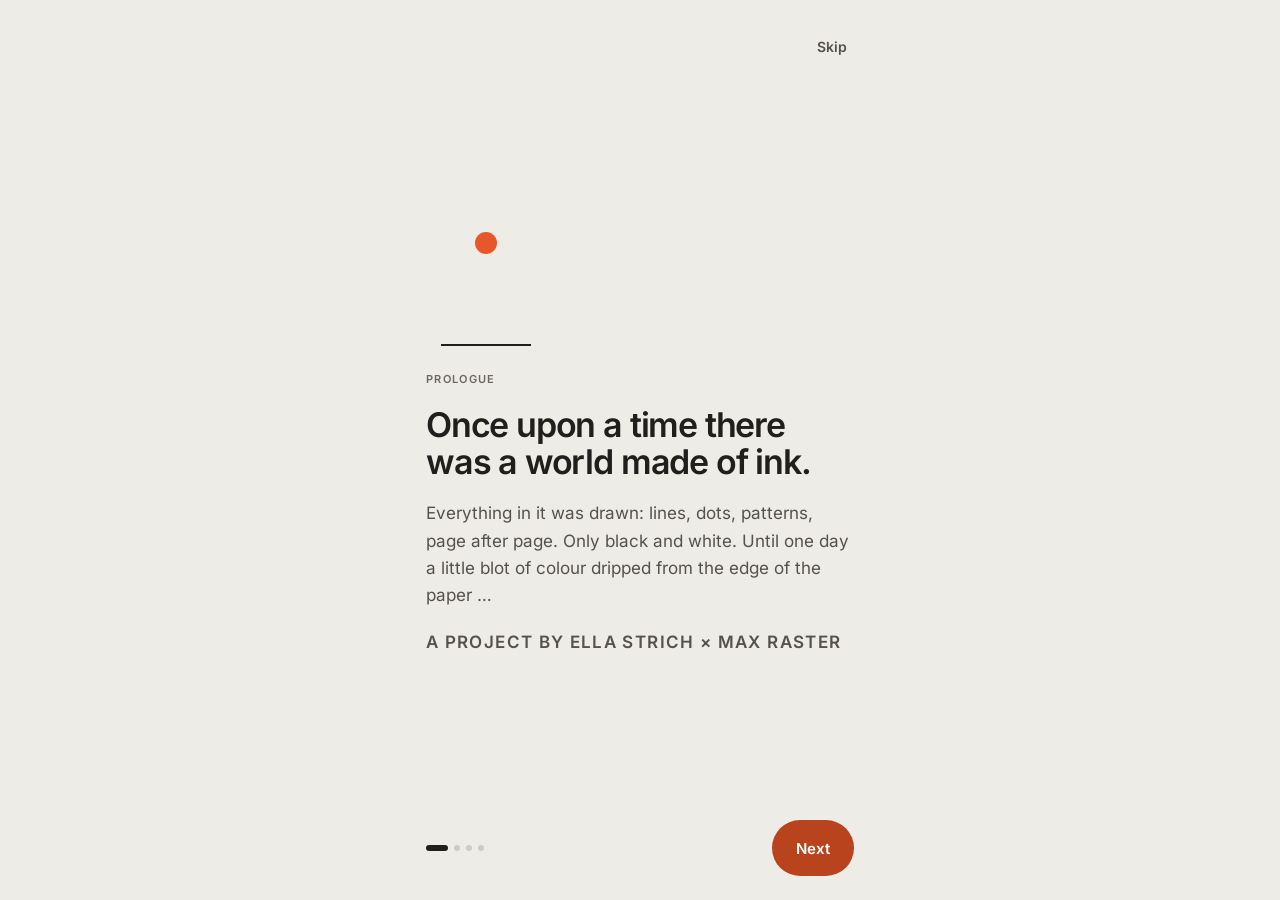
<file: index.html>
<!DOCTYPE html>
<html lang="de">
<head>
<meta charset="utf-8">
<meta name="viewport" content="width=device-width,initial-scale=1,maximum-scale=1,viewport-fit=cover">
<meta name="theme-color" content="#EEECE7">
<meta name="color-scheme" content="light dark">
<title>memo punch</title>
<meta name="description" content="Memory mit Tuschezeichnungen. Finde Paare, sammle Bilder, folge der Geschichte.">
<meta name="apple-mobile-web-app-capable" content="yes">
<meta name="mobile-web-app-capable" content="yes">
<meta name="apple-mobile-web-app-title" content="memo punch">
<meta name="apple-mobile-web-app-status-bar-style" content="black-translucent">
<link rel="manifest" href="manifest.webmanifest">
<link rel="icon" type="image/png" sizes="32x32" href="icons/favicon-32.png">
<link rel="apple-touch-icon" href="icons/apple-touch-icon.png">
<link rel="preload" href="fonts/inter-400.woff2" as="font" type="font/woff2" crossorigin>
<link rel="preload" href="fonts/inter-600.woff2" as="font" type="font/woff2" crossorigin>
<style>
@font-face{font-family:Inter;src:url(fonts/inter-400.woff2) format('woff2');font-weight:400;font-display:swap}
@font-face{font-family:Inter;src:url(fonts/inter-600.woff2) format('woff2');font-weight:600;font-display:swap}
/* ============ Gestaltung: Rams rund ============
   Warmes Grau, Orange als einziger Akzent, runde Bilder, ruhige Bewegung. */
:root{
  --bg:#EEECE7;--panel:#E4E1DA;--card:#fff;--ink:#1F1F1D;--mute:#6B6860;--soft:#55524B;--line:#D6D2C9;--line2:#EFECE6;--dot:#CFCBC1;
  --acc:#E8572A;--acct:#B9431C;--onacc:#fff;--dark:#262624;--danger:#C4302B;
  --keyb:#E2DED6;--glass:rgba(255,255,255,.82);--glassedge:rgba(255,255,255,.6);--scrim:rgba(238,236,231,.82);--scrim0:rgba(238,236,231,0);
  --grid:#D7D3CA;--fut:#9C988E;--back:#F7F6F2;--backdot:#BDB9AF;--ring:#fff;--shade:31,31,29;
  --gpanel:#D6D1C7;--gback:#F1EFEA;--gbackdot:#8F8A80;--gline:#C9C4BA;--gintro:rgba(214,209,199,.94);--ghost:none;
  --r:999px;--ease:cubic-bezier(.4,0,.2,1);--spring:cubic-bezier(.2,1.25,.4,1);--out:cubic-bezier(.2,.8,.2,1);
  --top:calc(env(safe-area-inset-top) + 14px);--tabh:62px;--tabspace:calc(var(--tabh) + var(--bot) * .55 + 10px);--bot:env(safe-area-inset-bottom)}
/* Dunkelmodus: folgt dem iPhone oder der Wahl in den Optionen */
html.dark{--bg:#191816;--panel:#22211E;--card:#2A2926;--ink:#EDEBE6;--mute:#A29E95;--soft:#C8C4BB;--line:#3A3934;--line2:#302F2B;--dot:#4B4943;
  --acc:#F0683C;--acct:#FF8A5C;--onacc:#1B1A18;--dark:#EDEBE6;--danger:#D93A35;
  --keyb:#1E1D1A;--glass:rgba(42,41,38,.84);--glassedge:rgba(255,255,255,.07);--scrim:rgba(25,24,22,.84);--scrim0:rgba(25,24,22,0);
  --grid:#34322E;--fut:#77736A;--back:#2F2E2A;--backdot:#5E5B54;--ring:#F4F2EE;--shade:0,0,0;
  --gpanel:#121110;--gback:#272622;--gbackdot:#827E75;--gline:#3E3C37;--gintro:rgba(18,17,16,.94);--ghost:invert(1)}
html.dark.serious{--bg:#121110;--panel:#1A1917;--line:#33312D;--grid:#2A2825;--scrim:rgba(18,17,16,.86)}
@media (prefers-color-scheme:dark){html:not(.light){--bg:#191816;--panel:#22211E;--card:#2A2926;--ink:#EDEBE6;--mute:#A29E95;--soft:#C8C4BB;--line:#3A3934;--line2:#302F2B;--dot:#4B4943;
  --acc:#F0683C;--acct:#FF8A5C;--onacc:#1B1A18;--dark:#EDEBE6;--danger:#D93A35;
  --keyb:#1E1D1A;--glass:rgba(42,41,38,.84);--glassedge:rgba(255,255,255,.07);--scrim:rgba(25,24,22,.84);--scrim0:rgba(25,24,22,0);
  --grid:#34322E;--fut:#77736A;--back:#2F2E2A;--backdot:#5E5B54;--ring:#F4F2EE;--shade:0,0,0;
  --gpanel:#121110;--gback:#272622;--gbackdot:#827E75;--gline:#3E3C37;--gintro:rgba(18,17,16,.94);--ghost:invert(1)}html:not(.light).serious{--bg:#121110;--panel:#1A1917;--line:#33312D;--grid:#2A2825;--scrim:rgba(18,17,16,.86)}}
html.dark .st.lock,html.dark .rd.fut{opacity:.9}
/* Kontrast erhöhen (iPhone-Einstellung) */
@media (prefers-contrast:more){
  :root{--mute:#4F4C46;--soft:#3E3B36;--line:#B5B0A6;--fut:#6F6B63;--dot:#A9A49A}
  html.dark{--mute:#CFCBC2;--soft:#E2DED6;--line:#5C5A54;--fut:#9C988F;--dot:#6E6B64}
  .stat,.list,.box,.credit,.key,.chip,.st .lbl,.tabs{box-shadow:inset 0 0 0 1px var(--line)!important}
}
html.shortvp{--bot:0px}
/* Installierte App: iOS legt einen Weichzeichner unter die Statusleiste, Inhalt etwas tiefer setzen */
html.sa{--top:calc(env(safe-area-inset-top) + 34px)}
*{box-sizing:border-box;margin:0;padding:0;-webkit-tap-highlight-color:transparent}
html,body{height:100%;overflow:hidden;background:var(--bg);color:var(--ink);font-family:Inter,'Helvetica Neue',Helvetica,sans-serif;-webkit-font-smoothing:antialiased;-webkit-text-size-adjust:100%}
body{overscroll-behavior:none}
button{font:inherit;color:inherit;border:0;background:none;cursor:pointer}
img{-webkit-user-drag:none;user-select:none;-webkit-user-select:none;-webkit-touch-callout:none}
:focus-visible{outline:2px solid var(--acc);outline-offset:3px;border-radius:12px}
.app{position:fixed;top:0;bottom:0;left:0;right:0;max-width:480px;margin:0 auto;overflow:hidden;overflow:clip;user-select:none;-webkit-user-select:none}
.cap{font-size:.6875rem;font-weight:600;letter-spacing:.12em;text-transform:uppercase;color:var(--mute)}
.num{font-variant-numeric:tabular-nums}
.ico{width:22px;height:22px;fill:none;stroke:currentColor;stroke-width:1.8;stroke-linecap:round;stroke-linejoin:round;flex:none}
.sr{position:absolute;width:1px;height:1px;overflow:hidden;clip:rect(0 0 0 0)}
[hidden]{display:none!important}

/* ---------- Ansichten ---------- */
.view{position:absolute;inset:0;display:flex;flex-direction:column;gap:14px;padding:var(--top) 20px calc(var(--tabspace) + 16px);
  opacity:0;visibility:hidden;transform:translateY(10px);transition:opacity .35s var(--ease),transform .45s var(--out),visibility 0s .35s}
.view.on{opacity:1;visibility:visible;transform:none;transition:opacity .35s var(--ease),transform .45s var(--out),visibility 0s}
.view.full{padding-bottom:calc(var(--bot) + 16px)}
.scroll{overflow-y:auto;scrollbar-width:none;margin:0 -20px;padding:0 20px 8px;flex:1;min-height:0}
.scroll::-webkit-scrollbar{display:none}
.hd{display:flex;justify-content:space-between;align-items:center;gap:12px;min-height:44px;flex:none}
.logo{font-weight:600;font-size:1.375rem;letter-spacing:-.02em;white-space:nowrap}
.logo span{font-weight:400;color:var(--mute);margin-left:4px}
.logo i{display:inline-block;width:9px;height:9px;border-radius:50%;background:var(--acc);margin-left:7px;vertical-align:2px;transition:transform .5s var(--spring)}
.logo:active i{transform:scale(1.8)}
.chip{font-size:.6875rem;font-weight:600;letter-spacing:.12em;text-transform:uppercase;color:var(--mute);background:var(--card);border-radius:var(--r);padding:8px 14px;box-shadow:0 1px 0 var(--line);white-space:nowrap}
.chip.acc{color:var(--acct)}
.h1{font-weight:600;font-size:1.75rem;letter-spacing:-.03em;line-height:1.1}

/* Tasten */
.key{position:relative;width:48px;height:48px;border-radius:50%;background:var(--card);display:grid;place-items:center;flex:none;box-shadow:inset 0 -3px 0 var(--keyb),0 1px 2px rgba(0,0,0,.12);transition:transform .15s var(--ease),box-shadow .15s var(--ease),opacity .3s}
.key:active{transform:translateY(1px) scale(.96);box-shadow:inset 0 -1px 0 var(--keyb),0 0 1px rgba(0,0,0,.12)}
.key .badge{position:absolute;top:-2px;right:-2px;min-width:20px;height:20px;border-radius:10px;background:var(--acct);color:var(--onacc);font-size:.6875rem;font-weight:600;display:grid;place-items:center;padding:0 5px;box-shadow:0 0 0 2px var(--bg);transition:transform .4s var(--spring)}
.key.empty{opacity:.45}.key.empty .badge{background:var(--dot);color:var(--ink)}
.key.nope{animation:nope .4s var(--ease)}
.key.got .badge{animation:got .6s var(--spring)}
@keyframes got{40%{transform:scale(1.6)}}
@keyframes nope{25%{translate:-4px 0}75%{translate:4px 0}}
.play{flex:1;min-width:0;height:68px;border-radius:var(--r);background:var(--dark);color:var(--bg);display:flex;align-items:center;justify-content:space-between;gap:10px;padding:0 10px 0 26px;font-size:1rem;font-weight:600;transition:transform .15s var(--ease)}
.play span:first-child{overflow:hidden;text-overflow:ellipsis;white-space:nowrap}
.play:active{transform:scale(.98)}
.play .go{width:48px;height:48px;border-radius:50%;background:var(--acc);color:var(--onacc);display:grid;place-items:center;flex:none;transition:transform .35s var(--spring)}
.play:active .go{transform:translateX(4px)}
.play .ico{stroke-width:2.2}
.mini{width:68px;height:68px;flex-direction:column;display:flex;align-items:center;justify-content:center;gap:2px;font-size:.6875rem;font-weight:600;letter-spacing:.08em;text-transform:uppercase;color:var(--soft)}
.mini .dotb{position:absolute;top:6px;right:8px;width:8px;height:8px;border-radius:50%;background:var(--acc);transform:scale(0);transition:transform .4s var(--spring)}
.mini.due .dotb{transform:scale(1)}
.btn{height:56px;border-radius:var(--r);padding:0 24px;font-weight:600;font-size:.9375rem;display:inline-flex;align-items:center;justify-content:center;gap:10px;transition:transform .15s var(--ease);white-space:nowrap}
.btn:active{transform:scale(.97)}
.btn.o{background:var(--acct);color:var(--onacc)}
.btn.red{background:var(--danger);color:#fff}
.btn.d{background:var(--dark);color:var(--bg)}
.btn.g{background:var(--bg);color:var(--ink)}
.btn.w{flex:1;min-width:0}
.row{display:flex;gap:12px;align-items:center}

/* Tab-Leiste */
/* Schwebende Tab-Leiste: weiße Pille, die Kapsel gleitet zum aktiven Tab */
.tabs{position:absolute;z-index:20;left:16px;right:16px;bottom:calc(var(--bot) * .55 + 10px);height:var(--tabh);padding:6px;display:flex;gap:2px;border-radius:var(--r);
  background:var(--glass);-webkit-backdrop-filter:blur(18px) saturate(1.4);backdrop-filter:blur(18px) saturate(1.4);
  box-shadow:0 1px 0 rgba(0,0,0,.04),0 10px 30px rgba(40,30,20,.10),inset 0 0 0 1px var(--glassedge);transition:transform .5s var(--out),opacity .3s}
.tabs.off{transform:translateY(160%);opacity:0}
.tabs button{position:relative;z-index:1;flex:1;min-width:0;display:flex;flex-direction:column;align-items:center;justify-content:center;gap:3px;border-radius:var(--r);color:var(--mute);font-size:.6875rem;font-weight:600;letter-spacing:0;transition:color .3s}
.tabs button span{white-space:nowrap;overflow:hidden;text-overflow:ellipsis;max-width:100%}
.tabs button[aria-current]{color:var(--ink)}
.tabs .ti{position:relative;display:grid;place-items:center;font-style:normal}
.tabs .ti::after{content:'';position:absolute;top:-3px;right:-4px;width:6px;height:6px;border-radius:50%;background:var(--acc);box-shadow:0 0 0 2px var(--bg);transform:scale(0);transition:transform .45s var(--spring)}
.tabs button[aria-current] .ti::after{transform:scale(1)}
.tabs .ico{width:23px;height:23px}
.tabs .ind{position:absolute;z-index:0;top:5px;bottom:5px;left:0;width:0;border-radius:var(--r);background:var(--bg);transition:transform .5s var(--spring),width .5s var(--spring)}

/* ---------- Start: Weg ---------- */
.map{flex:1;min-height:0;position:relative;overflow-y:auto;overflow-x:hidden;margin:0 -20px;scrollbar-width:none;
  background:radial-gradient(circle,var(--grid) 1.1px,transparent 1.4px) 0 0/22px 22px;
  -webkit-mask-image:linear-gradient(transparent,#000 28px,#000 calc(100% - 28px),transparent);mask-image:linear-gradient(transparent,#000 28px,#000 calc(100% - 28px),transparent)}
.map::-webkit-scrollbar{display:none}
.mapin{position:relative}
.mapin svg{position:absolute;left:0;top:0;overflow:visible}
.p-done{fill:none;stroke:var(--ink);stroke-width:1.5}
.p-next{fill:none;stroke:var(--acc);stroke-width:2.2;stroke-dasharray:1 6;stroke-linecap:round;animation:march 1.4s linear infinite}
.p-fut{fill:none;stroke:var(--fut);stroke-width:2;stroke-dasharray:1 6;stroke-linecap:round}
@keyframes march{to{stroke-dashoffset:-7}}
.rd{fill:var(--bg);stroke:var(--ink);stroke-width:1.5}
.rd.on{fill:var(--ink)}
.rd.cur{stroke:var(--acc)}.rd.cur.on{fill:var(--acc)}
.rd.fut{stroke:var(--fut)}
/* Meisterrunden: dunkler Ringpunkt, leichte Schattierung, ernsterer Grund */
.rd.m{stroke:var(--ink);stroke-width:2;fill:var(--bg)}
.mo{fill:none;stroke:var(--ink);stroke-width:1;opacity:.55}.mo.fut{stroke:var(--fut);opacity:.5}
.rd.m.on{fill:var(--ink)}
.rd.m.fut{stroke:var(--fut)}
.rd.mi{fill:var(--acc);stroke:none}
.mring{fill:none;stroke:var(--ink);stroke-width:1.2;opacity:0;transform-box:fill-box;transform-origin:center;animation:mring 2.8s ease-out infinite}
@keyframes mring{0%{opacity:.5;transform:scale(1)}100%{opacity:0;transform:scale(3.2)}}
.shade{position:absolute;width:260px;height:260px;transform:translate(-50%,-50%);border-radius:50%;pointer-events:none;
  background:radial-gradient(circle,rgba(var(--shade),.07),rgba(var(--shade),.03) 45%,transparent 70%);transition:opacity .8s}
.shade::after{content:'';position:absolute;inset:0;border-radius:50%;background:radial-gradient(circle,var(--backdot) 1.2px,transparent 1.5px) 0 0/11px 11px;
  -webkit-mask-image:radial-gradient(circle,#000 20%,transparent 68%);mask-image:radial-gradient(circle,#000 20%,transparent 68%);opacity:.8}
.shade.cur{background:radial-gradient(circle,rgba(var(--shade),.11),rgba(var(--shade),.05) 45%,transparent 70%)}
.mlbl{position:absolute;font-size:.6875rem;font-weight:600;letter-spacing:.14em;text-transform:uppercase;color:var(--soft);white-space:nowrap;pointer-events:none}
.mlbl.cur{color:var(--ink)}
html,body,.app,.tabs{transition:background-color 1.2s var(--ease)}
.serious{--bg:#E6E3DC;--panel:#DAD6CD;--line:#CCC7BC;--mute:#625F58;--scrim:rgba(230,227,220,.84);--grid:#C9C4BA}
.serious body,html.serious{background:var(--bg)}
.serious .map{background-image:radial-gradient(circle,var(--grid) 1.2px,transparent 1.5px)}
.serious .play{box-shadow:0 0 0 2px var(--bg),0 0 0 3.5px var(--ink)}
.gate .bwrap{position:relative;background:var(--gpanel);box-shadow:inset 0 0 0 1.5px rgba(var(--shade),.22),inset 0 0 0 7px var(--gpanel),inset 0 0 0 8px rgba(var(--shade),.14)}
.gate .f.back{background:var(--gback) radial-gradient(circle,var(--gbackdot) 2px,transparent 2.4px) 50% 50%/9px 9px;box-shadow:inset 0 0 0 1px var(--gline),inset 0 -4px 0 rgba(0,0,0,.05)}
.dring{width:30px;height:30px;border-radius:50%;flex:none;box-shadow:inset 0 0 0 2px var(--bg),inset 0 0 0 7px var(--dark),inset 0 0 0 8.5px var(--bg)}
.gatebar{display:flex;align-items:center;gap:12px;background:var(--dark);color:var(--bg);border-radius:18px;padding:10px 14px;flex:none;animation:fade .5s var(--out) both}
.gatebar .dring{background:radial-gradient(circle,var(--acc) 0 3.5px,transparent 4px);box-shadow:inset 0 0 0 1.5px var(--bg),inset 0 0 0 6px var(--dark),inset 0 0 0 7.5px var(--glassedge)}
.gatebar b{display:block;font-weight:600;font-size:.875rem;letter-spacing:-.01em}
.gatebar span{display:block;font-size:.75rem;opacity:.75;line-height:1.35;margin-top:1px}
.gintro{position:absolute;inset:0;display:flex;flex-direction:column;align-items:center;justify-content:center;gap:8px;border-radius:26px;background:var(--gintro);opacity:0;visibility:hidden;transition:opacity .45s,visibility 0s .45s;z-index:3}
.gintro.on{opacity:1;visibility:visible;transition:opacity .35s}
.gintro svg{width:110px;height:110px;transform:rotate(-90deg)}
.gintro circle{fill:none;stroke:var(--ink);stroke-width:2.5;stroke-dasharray:340;stroke-dashoffset:340}
.gintro circle:nth-child(2){stroke-width:1.2;stroke-dasharray:264;stroke-dashoffset:264;opacity:.6}
.gintro .core{fill:var(--acc);stroke:none;transform-origin:60px 60px;transform:scale(0)}
.gintro.on circle{animation:gdraw 1s .1s var(--ease) forwards}
.gintro.on circle:nth-child(2){animation-delay:.3s}
.gintro.on .core{animation:gcore .6s .9s var(--spring) forwards}
.gintro b{font-weight:600;font-size:1.625rem;letter-spacing:-.03em;opacity:0;transform:translateY(6px)}
.gintro .cap{opacity:0}
.gintro.on b,.gintro.on .cap{animation:fade .5s .6s var(--out) forwards}
@keyframes gdraw{to{stroke-dashoffset:0}}
@keyframes gcore{to{transform:scale(1)}}
.glint{fill:var(--acc);filter:drop-shadow(0 0 4px rgba(232,87,42,.6))}
.st{position:absolute;transform:translate(-50%,-50%);width:82px;height:82px;border-radius:50%;background:var(--card);padding:4px;box-shadow:0 1px 1px rgba(0,0,0,.06),0 6px 16px rgba(0,0,0,.07)}
.st img{width:100%;height:100%;border-radius:50%;object-fit:cover;display:block}
.st .lbl{position:absolute;top:calc(100% + 10px);left:50%;transform:translateX(-50%);white-space:nowrap;background:var(--card);border-radius:var(--r);padding:5px 11px 5px 9px;font-size:.6875rem;font-weight:600;letter-spacing:.06em;text-transform:uppercase;box-shadow:0 1px 0 var(--line);display:flex;gap:7px}
.st .lbl b{font-weight:600;color:var(--mute);transition:color .6s}
.st.next{width:66px;height:66px;padding:0;background:var(--acc);color:var(--onacc);display:grid;place-items:center;font-size:1.625rem;animation:ring 2.6s ease-out infinite}
.st.next .lbl{color:var(--acct)}
@keyframes ring{0%{box-shadow:0 0 0 0 rgba(232,87,42,.35)}100%{box-shadow:0 0 0 20px rgba(232,87,42,0)}}
.st.lock{width:16px;height:16px;padding:0;background:var(--dot);box-shadow:none;pointer-events:none}
.st.lock .n{position:absolute;left:calc(100% + 10px);top:50%;transform:translateY(-50%);font-size:.6875rem;font-weight:600;color:var(--mute)}
.st.in{animation:stIn .6s var(--out) backwards}
@keyframes stIn{from{opacity:0;transform:translate(-50%,-30%) scale(.9)}}
.st.fresh{animation:fresh 1.2s var(--spring) backwards}
@keyframes fresh{0%{transform:translate(-50%,-50%) scale(.2);opacity:0}60%{opacity:1}}
.mapin .st:not(.lock){transition:transform .6s var(--spring),opacity .6s var(--ease),box-shadow .6s var(--ease)}
.st:not(.lock):active{transform:translate(-50%,-50%) scale(.95)}
.st.focus{transform:translate(-50%,-50%) scale(1.07);box-shadow:0 2px 2px rgba(0,0,0,.06),0 16px 32px rgba(0,0,0,.12)}
.st.focus .lbl b{color:var(--acct)}
.hasf .st:not(.focus):not(.next):not(.lock){opacity:.72}
.act{position:absolute;transform:translateY(-50%);display:flex;flex-direction:column;gap:3px;max-width:120px;line-height:1.3}
.act.l{left:20px}.act.r{right:20px;text-align:right}
.act b{font-weight:600;color:var(--ink);letter-spacing:.08em}
.snip{position:absolute;max-width:124px;font-size:.72rem;line-height:1.4;color:var(--mute);font-style:italic;opacity:.25;transition:opacity .8s var(--ease),transform .8s var(--out)}
.snip.l{left:20px;transform:translate(-8px,-50%)}.snip.r{right:20px;text-align:right;transform:translate(8px,-50%)}
.snip.vis{opacity:1;transform:translate(0,-50%)}
.snip::before{content:'';display:block;width:14px;height:1px;background:var(--acc);margin-bottom:6px;transform:scaleX(0);transform-origin:left;transition:transform .8s .2s var(--out)}
.snip.r::before{margin-left:auto;transform-origin:right}
.snip.vis::before{transform:none}
.ghost{position:absolute;opacity:.09;filter:var(--ghost);pointer-events:none;transform:translate(-50%,-50%) rotate(var(--rr));will-change:translate}
.status{display:flex;justify-content:space-between;align-items:center;gap:12px;font-size:.8125rem;color:var(--soft);border-top:1px solid var(--line);padding-top:12px;flex:none}
.pips{display:flex;gap:5px;flex:none}
.pips i{width:8px;height:8px;border-radius:50%;background:var(--dot);transition:background .4s,transform .5s var(--spring)}
.pips i.on{background:var(--acc)}
.pips i.pop{transform:scale(1.7)}
.pips i.m{background:var(--bg);box-shadow:inset 0 0 0 1.5px var(--ink)}
.serious .pips i.m{background:var(--ink);box-shadow:0 0 0 2px var(--bg),0 0 0 3px var(--ink)}
.playrow{display:flex;gap:14px;align-items:center;flex:none}
.zoom{position:fixed;z-index:30;border-radius:50%;background:var(--acc);pointer-events:none}

/* ---------- Spiel ---------- */
.ghd{display:flex;align-items:center;gap:10px;flex:none}
.ghd .t{flex:1;min-width:0}
.ghd .t b{display:block;font-weight:600;font-size:1.25rem;letter-spacing:-.02em;white-space:nowrap;overflow:hidden;text-overflow:ellipsis}
.hud{display:grid;grid-template-columns:repeat(3,1fr);gap:10px;flex:none}
.stat{background:var(--card);border-radius:14px;padding:10px 12px;box-shadow:0 1px 0 var(--line);display:flex;flex-direction:column;gap:3px;min-width:0}
.stat .v{font-size:1.5rem;letter-spacing:-.02em;line-height:1}
.stat .v.tick{animation:tick .35s var(--spring)}
@keyframes tick{40%{transform:translateY(-3px)}}
.sub{display:flex;align-items:center;gap:12px;min-height:18px;flex:none}
.msg{flex:1;font-size:.8125rem;color:var(--mute);transition:opacity .25s}
.msg.swap{opacity:0}
.msg.acc{color:var(--acct)}
.lives{display:flex;gap:5px;align-items:center}
.lives i{width:8px;height:8px;border-radius:50%;background:var(--ink);transition:background .4s,transform .4s var(--spring)}
.lives i.off{background:var(--dot);transform:scale(.7)}
.peek{height:2px;background:var(--line);border-radius:1px;overflow:hidden;flex:none}
.peek i{display:block;height:100%;background:var(--acc);transform-origin:left;transform:scaleX(0)}
.bwrap{position:relative;flex:1;min-height:0;background:var(--panel);border-radius:26px;display:grid;place-items:center;padding:14px}
.board{position:relative}
.card{position:absolute;perspective:800px;padding:0;transition:left .55s var(--ease),top .55s var(--ease),width .3s,height .3s,transform .5s var(--out)}
.board.nolay .card{transition:none}
.card .in{position:absolute;inset:0;transform-style:preserve-3d;transition:transform .6s var(--ease)}
.card.up .in,.card.done .in{transform:rotateY(180deg)}
.f{position:absolute;inset:0;border-radius:50%;backface-visibility:hidden;-webkit-backface-visibility:hidden;overflow:hidden}
.f.back{background:var(--back) radial-gradient(circle,var(--backdot) 2px,transparent 2.4px) 50% 50%/10px 10px;box-shadow:inset 0 0 0 1px var(--line),inset 0 -4px 0 rgba(0,0,0,.04)}
.f.front{transform:rotateY(180deg);background:var(--card);padding:4px;box-shadow:inset 0 0 0 0 var(--acc);transition:box-shadow .45s var(--ease)}
.f.front img{width:100%;height:100%;border-radius:50%;object-fit:cover;display:block}
.card.done .f.front{box-shadow:inset 0 0 0 3px var(--acc)}
.card.deal{animation:deal .5s var(--out) backwards}
@keyframes deal{from{opacity:0;transform:scale(.6)}}
.card.nope .in{animation:cnope .4s var(--ease)}
@keyframes cnope{0%,100%{transform:rotateY(180deg)}30%{transform:rotateY(180deg) translateX(4px)}60%{transform:rotateY(180deg) translateX(-4px)}}

/* ---------- Blätter ---------- */
.sheet{position:absolute;inset:0;z-index:40;overflow:hidden;display:flex;align-items:flex-end;background:var(--scrim0);visibility:hidden;transition:background .35s,visibility 0s .5s}
.sheet.on{background:var(--scrim);visibility:visible;transition:background .35s,visibility 0s}
.sheet .pane{width:calc(100% - 16px);margin:0 8px calc(8px + var(--bot) * .35);background:var(--card);border-radius:30px;padding:12px 22px calc(var(--bot) * .65 + 20px);box-shadow:0 -10px 40px rgba(0,0,0,.08);transform:translateY(105%);transition:transform .5s var(--out);max-height:94%;overflow-y:auto;scrollbar-width:none}
.sheet.on .pane{transform:none}
.sheet.center{align-items:center;padding:20px}
.sheet.center .pane{border-radius:28px;transform:scale(.92);opacity:0;transition:transform .45s var(--spring),opacity .3s}
.sheet.center.on .pane{transform:none;opacity:1}
.grip{width:36px;height:4px;border-radius:2px;background:var(--line);margin:0 auto 16px}
.ptitle{display:flex;flex-direction:column;gap:6px;margin-bottom:18px}
.ptext{font-size:.9375rem;line-height:1.55;color:var(--soft);margin-bottom:20px}
.kv{display:grid;grid-template-columns:repeat(3,1fr);gap:10px;margin:18px 0}
.kv div{border-top:1px solid var(--ink);padding-top:8px;min-width:0}
.kv .v{font-size:1.625rem;letter-spacing:-.02em;margin-top:2px}
.prog{display:flex;align-items:center;justify-content:space-between;gap:12px;background:var(--bg);border-radius:18px;padding:14px 16px;margin-bottom:18px}
.prog .pips i{width:10px;height:10px}
.prog .thumb{width:44px;height:44px;border-radius:50%;background:var(--back) radial-gradient(circle,var(--backdot) 1.6px,transparent 2px) 50% 50%/8px 8px;flex:none}
.sdots{display:flex;gap:8px;align-items:center}
.sdots i{width:12px;height:12px;border-radius:50%;box-shadow:inset 0 0 0 1.5px var(--dot);transition:background .3s,box-shadow .3s,transform .5s var(--spring)}
.sdots i.on{background:var(--acc);box-shadow:none;transform:scale(1.15)}
.wtop{display:flex;justify-content:space-between;align-items:flex-end;gap:12px}
.recb{display:inline-block;margin-top:8px;font-size:.6875rem;font-weight:600;letter-spacing:.1em;text-transform:uppercase;color:var(--acct)}
.unlock{display:flex;flex-direction:column;align-items:center;text-align:center;gap:10px;padding:8px 0 4px}
.uimg{position:relative;width:200px;height:200px;margin:4px 0 10px;flex:none}
.uimg img{position:absolute;inset:12px;width:176px;height:176px;border-radius:50%;object-fit:cover;transform:scale(.2);opacity:0}
.uimg svg{position:absolute;inset:0;width:200px;height:200px;transform:rotate(-90deg)}
.uimg circle{fill:none;stroke:var(--acc);stroke-width:3;stroke-linecap:round;stroke-dasharray:597;stroke-dashoffset:597}
.uimg .spark{position:absolute;left:50%;top:50%;width:7px;height:7px;margin:-3.5px;border-radius:50%;background:var(--acc);opacity:0}
.unlock.go .uimg img{animation:uimg 1s .2s var(--spring) forwards}
.unlock.go .uimg circle{animation:udraw 1.1s .5s var(--ease) forwards}
@keyframes uimg{to{transform:none;opacity:1}}
@keyframes udraw{to{stroke-dashoffset:0}}
.unlock h2{font-weight:600;font-size:1.875rem;letter-spacing:-.03em;line-height:1.1}
.unlock p{font-size:.9375rem;line-height:1.55;color:var(--soft);max-width:330px}
.fade{opacity:0;transform:translateY(8px)}
.go .fade{animation:fade .6s var(--out) forwards}
@keyframes fade{to{opacity:1;transform:none}}
.stagebox{background:var(--bg);border-radius:18px;padding:16px;margin:16px 0 18px;display:flex;gap:14px;align-items:center}
.stagebox .ring{width:44px;height:44px;border-radius:50%;border:2px solid var(--acc);display:grid;place-items:center;color:var(--acc);font-weight:600;flex:none}
.stagebox b{display:block;font-weight:600;margin-bottom:2px}
.stagebox span{font-size:.875rem;color:var(--soft);line-height:1.45}

/* ---------- Sammlung ---------- */
.grid{display:grid;grid-template-columns:repeat(3,1fr);gap:22px 14px;padding:6px 0 10px}
.cell{display:flex;flex-direction:column;align-items:center;gap:8px;padding:0}
.cell .c{width:100%;aspect-ratio:1;border-radius:50%;background:var(--card);padding:4px;box-shadow:0 1px 1px rgba(0,0,0,.06),0 6px 16px rgba(0,0,0,.07);transition:transform .35s var(--spring)}
.cell .c img{width:100%;height:100%;border-radius:50%;object-fit:cover;display:block}
.cell:active .c{transform:scale(.95)}
.cell .l{font-size:.6875rem;font-weight:600;letter-spacing:.06em;text-transform:uppercase;text-align:center;line-height:1.3}
.cell .l b{color:var(--mute);font-weight:600;margin-right:4px}
.cell.lock .c{background:transparent;box-shadow:inset 0 0 0 1.5px var(--line);display:grid;place-items:center;color:var(--mute);font-size:.8125rem;font-weight:600}
.cell.lock .l{color:var(--mute)}
.cell.in{animation:fade .5s var(--out) backwards}
.cell.in{opacity:0;transform:translateY(8px);animation:fade .5s var(--out) forwards}
#det .pane{height:min(90%,780px);max-height:none;display:flex;flex-direction:column;overflow:hidden;padding-bottom:calc(var(--bot) * .65 + 16px)}
.dscroll{flex:1;min-height:0;overflow-y:auto;scrollbar-width:none;margin:0 -22px;padding:0 22px 18px;-webkit-mask-image:linear-gradient(#000 calc(100% - 28px),transparent);mask-image:linear-gradient(#000 calc(100% - 28px),transparent)}
.dscroll::-webkit-scrollbar{display:none}
.detail{display:flex;flex-direction:column;align-items:center;text-align:center;gap:10px}
.dnav{display:flex;align-items:center;gap:18px;margin:6px 0 8px}
.detail .big{width:min(220px,56vw);aspect-ratio:1;border-radius:50%;padding:6px;background:var(--card);box-shadow:0 0 0 1px var(--line),0 16px 40px rgba(0,0,0,.08)}
.detail .big img{width:100%;height:100%;border-radius:50%;object-fit:cover}
.detail h2{font-weight:600;font-size:1.75rem;letter-spacing:-.03em;line-height:1.1}
.detail .txt{font-size:.9375rem;line-height:1.6;color:var(--soft);text-align:left;width:100%;max-width:380px}
.detail .txt p+p{margin-top:12px}
.detail .q{border-left:2px solid var(--acc);padding-left:14px;color:var(--ink)}
.meta{display:flex;gap:14px;justify-content:center;flex-wrap:wrap}
.fly{position:fixed;z-index:45;border-radius:50%;overflow:hidden;pointer-events:none}
.fly img{width:100%;height:100%;object-fit:cover}

/* ---------- Statistik ---------- */
.two{display:grid;grid-template-columns:1fr 1fr;gap:12px}
.two .stat .v{font-size:2.125rem}
.box{background:var(--card);border-radius:20px;padding:16px;box-shadow:0 1px 0 var(--line)}
.bars{display:flex;align-items:flex-end;gap:8px;height:110px;margin-top:14px}
.bars i{flex:1;border-radius:6px 6px 2px 2px;background:var(--dot);transform-origin:bottom;transform:scaleY(0);transition:transform .7s var(--out)}
.bars i.best{background:var(--acc)}
.box.on .bars i{transform:scaleY(1)}
.axis{display:flex;justify-content:space-between;margin-top:8px}
.tbl div{display:flex;justify-content:space-between;gap:12px;padding:10px 0;font-size:.875rem}
.tbl div+div{border-top:1px solid var(--line2)}
.tbl em{font-style:normal;color:var(--soft);font-variant-numeric:tabular-nums}

/* ---------- Optionen ---------- */
.list{background:var(--card);border-radius:20px;box-shadow:0 1px 0 var(--line)}
.li{display:flex;align-items:center;justify-content:space-between;gap:14px;padding:15px 16px;width:100%;text-align:left;font-size:.9375rem;min-height:56px}
.li+.li{border-top:1px solid var(--line2)}
.li small{display:block;font-size:.75rem;color:var(--mute);margin-top:2px}
.sw{position:relative;width:50px;height:30px;border-radius:var(--r);background:var(--dot);flex:none;transition:background .3s}
.sw::after{content:'';position:absolute;top:3px;left:3px;width:24px;height:24px;border-radius:50%;background:var(--ring);box-shadow:0 1px 3px rgba(0,0,0,.2);transition:transform .45s var(--spring)}
[aria-checked=true] .sw{background:var(--acc)}
[aria-checked=true] .sw::after{transform:translateX(20px)}
.segc{position:relative;display:grid;grid-template-columns:1fr 1fr;background:var(--bg);border-radius:var(--r);padding:3px;flex:none;width:170px}
.segc button{position:relative;z-index:1;height:44px;font-size:.8125rem;font-weight:600;color:var(--mute);transition:color .3s}
.segc button[aria-checked=true]{color:var(--ink)}
.segc .knob{position:absolute;top:3px;bottom:3px;left:3px;width:calc(50% - 3px);border-radius:var(--r);background:var(--card);box-shadow:0 1px 3px rgba(0,0,0,.12);transition:transform .45s var(--spring)}
.segc.r .knob{transform:translateX(100%)}
.segc.three{grid-template-columns:repeat(3,1fr);width:200px}
.segc.three .knob{width:calc(33.33% - 2px)}
.segc.three.p1 .knob{transform:translateX(100%)}.segc.three.p2 .knob{transform:translateX(200%)}
.foot{text-align:center;font-size:.75rem;color:var(--mute);line-height:1.6;padding:6px 0 4px}

/* ---------- Projekt ---------- */
#about .pane{height:min(92%,800px);max-height:none;display:flex;flex-direction:column;overflow:hidden;padding-bottom:calc(var(--bot) * .65 + 16px)}
.av{width:56px;height:56px;border-radius:50%;background:var(--bg);display:grid;place-items:center;font-weight:600;font-size:1rem;letter-spacing:.04em;color:var(--ink);flex:none;overflow:hidden;box-shadow:0 0 0 3px var(--card),0 0 0 4px var(--line)}
.av img{width:100%;height:100%;object-fit:cover}
.av.a{box-shadow:0 0 0 3px var(--card),0 0 0 5px var(--acc)}
.duo{display:flex;align-items:center}
.duo .av+.x{margin:0 -6px;z-index:1;width:26px;height:26px;border-radius:50%;background:var(--card);display:grid;place-items:center;color:var(--acc);font-weight:600;box-shadow:0 1px 3px rgba(0,0,0,.1)}
.credit{display:flex;align-items:center;gap:14px;width:100%;text-align:left;background:var(--card);border-radius:22px;padding:12px 14px;box-shadow:0 1px 0 var(--line);margin:4px 0 10px;transition:transform .2s var(--ease)}
.credit:active{transform:scale(.98)}
.credit .av{width:40px;height:40px;font-size:.75rem}
.credit b{display:block;font-weight:600;font-size:.9375rem}
.credit small{display:block;font-size:.75rem;color:var(--mute);margin-top:2px}
.credit .ico{margin-left:auto;color:var(--mute)}
.steps{counter-reset:s;display:flex;flex-direction:column;gap:12px;margin:8px 0 18px}
.steps div{display:flex;gap:14px;align-items:flex-start;font-size:.9375rem;line-height:1.5;color:var(--soft)}
.steps div::before{counter-increment:s;content:counter(s);width:28px;height:28px;border-radius:50%;flex:none;display:grid;place-items:center;font-size:.8125rem;font-weight:600;color:var(--acc);box-shadow:inset 0 0 0 1.5px var(--acc)}
.person{display:grid;grid-template-columns:56px 1fr;gap:16px;align-items:start}
.person .av{margin-top:4px}
.names{font-weight:600;font-size:1.75rem;letter-spacing:-.03em;line-height:1.15;margin:4px 0 14px}
.names span{color:var(--acct);font-weight:400;margin:0 6px}
.person{border-top:1px solid var(--line);padding:18px 0}
.person h3{font-weight:600;font-size:1.125rem;margin:4px 0 6px}
.person p{font-size:.9375rem;line-height:1.55;color:var(--soft)}
.person a{display:inline-flex;margin-top:10px;color:var(--acct);font-weight:600;text-decoration:none;font-size:.875rem}
.strip{display:flex;gap:-8px;margin:6px 0 16px;flex-wrap:wrap}
.strip img{width:44px;height:44px;border-radius:50%;object-fit:cover;border:3px solid var(--card);margin-right:-10px;box-shadow:0 2px 6px rgba(0,0,0,.08)}
.copy{font-size:.8125rem;color:var(--mute);line-height:1.55;margin:6px 0 18px}

/* ---------- Mini-Spiele ---------- */
.mstat{display:flex;gap:14px;align-items:center;justify-content:center;min-height:22px;font-size:.8125rem;color:var(--soft);flex:none}
.mstat img{width:26px;height:26px;border-radius:50%;object-fit:cover}
.minfo{font-size:.9375rem;line-height:1.55;color:var(--soft);text-align:center;max-width:340px;margin:0 auto}
.mstage{flex:1;min-height:0;background:var(--panel);border-radius:26px;display:grid;place-items:center;padding:18px;position:relative;overflow:hidden}
.sgrid{display:grid;gap:16px;width:100%}
.sgrid button{aspect-ratio:1;border-radius:50%;background:var(--card);padding:4px;box-shadow:0 1px 1px rgba(0,0,0,.06),0 6px 16px rgba(0,0,0,.07);transition:transform .25s var(--spring),box-shadow .25s,opacity .3s}
.sgrid button img{width:100%;height:100%;border-radius:50%;object-fit:cover;display:block;pointer-events:none}
.sgrid.dim button{opacity:.55}
.sgrid button.lit{opacity:1;transform:scale(1.07);box-shadow:0 0 0 4px var(--acc),0 10px 24px rgba(232,87,42,.25)}
.sgrid button.bad{box-shadow:0 0 0 4px var(--ink)}
.flash{width:min(64vw,250px);aspect-ratio:1;border-radius:50%;object-fit:cover;background:#fff;padding:6px;box-shadow:0 16px 40px rgba(0,0,0,.08);animation:flin .35s var(--spring)}
@keyframes flin{from{transform:scale(.85);opacity:.3}}
.flash.ok{box-shadow:0 0 0 5px var(--acc)}
.flash.ko{box-shadow:0 0 0 5px var(--ink)}
.blank{width:min(64vw,250px);aspect-ratio:1;border-radius:50%;box-shadow:inset 0 0 0 1.5px var(--line);display:grid;place-items:center;color:var(--mute);font-size:2.5rem;font-weight:600}
.mres{display:flex;flex-direction:column;align-items:center;gap:8px;text-align:center}
.mres b{font-size:3.5rem;font-weight:600;letter-spacing:-.04em;line-height:1}
.mres span{font-size:.875rem;color:var(--soft)}
.mres .rec{color:var(--acct);font-weight:600}
.mbtns{display:flex;gap:12px;flex:none}

/* ---------- Prolog ---------- */
.intro{position:absolute;inset:0;z-index:60;background:var(--bg);display:flex;flex-direction:column;padding:calc(var(--top) + 10px) 26px calc(var(--bot) + 24px);transition:opacity .5s,transform .6s var(--out)}
.intro.out{opacity:0;transform:scale(1.04);pointer-events:none;visibility:hidden;transition:opacity .5s,transform .6s var(--out),visibility 0s .6s}
.intro .skip{align-self:flex-end;font-size:.875rem;color:var(--soft);font-weight:600;min-height:44px;min-width:44px;padding:0 4px}
.slides{flex:1;position:relative}
.slide{position:absolute;inset:0;display:flex;flex-direction:column;justify-content:center;gap:20px;opacity:0;transform:translateX(30px);transition:opacity .5s var(--ease),transform .6s var(--out);visibility:hidden}
.slide.on{opacity:1;transform:none;visibility:visible}
.slide.past{transform:translateX(-30px)}
.slide h1{font-weight:600;font-size:2.125rem;letter-spacing:-.035em;line-height:1.1}
.slide p{font-size:1.0625rem;line-height:1.6;color:var(--soft)}
.drop{width:120px;height:120px;position:relative}
.drop i{position:absolute;left:50%;top:0;width:22px;height:22px;margin-left:-11px;border-radius:50%;background:var(--acc);animation:drip 2.4s var(--ease) infinite}
.drop b{position:absolute;left:50%;bottom:6px;width:90px;height:2px;margin-left:-45px;background:var(--ink)}
@keyframes drip{0%{transform:translateY(-10px) scale(.6,.8);opacity:0}20%{opacity:1}55%{transform:translateY(80px) scale(1)}62%{transform:translateY(86px) scale(1.5,.5)}100%{transform:translateY(86px) scale(1.6,.4);opacity:0}}
.pulse{width:56px;height:56px;border-radius:50%;background:var(--acc);animation:ring 2.6s ease-out infinite;margin:20px 0 10px 30px}
.circles{display:flex}
.circles img{width:70px;height:70px;border-radius:50%;object-fit:cover;border:4px solid var(--card);margin-right:-16px;box-shadow:0 6px 14px rgba(0,0,0,.08)}
.slide.on .circles img{animation:fade .6s var(--out) backwards}
.knobs{display:flex;gap:10px}
.knobs i{width:44px;height:44px;border-radius:50%;background:var(--card);box-shadow:inset 0 -3px 0 var(--keyb),0 1px 2px rgba(0,0,0,.12)}
.knobs i:nth-child(2){background:var(--acc)}
.ifoot{display:flex;align-items:center;justify-content:space-between}
.dots{display:flex;gap:6px}
.dots i{width:6px;height:6px;border-radius:3px;background:var(--dot);transition:width .4s var(--spring),background .3s}
.dots i.on{width:22px;background:var(--ink)}
.slide .segc{width:100%;max-width:320px}
.slide .segc button{height:46px;font-size:.9375rem}

/* ---------- Hinweis ---------- */
.toast{position:absolute;z-index:70;left:16px;right:16px;bottom:calc(var(--tabspace) + 12px);background:var(--dark);color:var(--bg);border-radius:20px;padding:12px 12px 12px 18px;display:flex;align-items:center;justify-content:space-between;gap:12px;font-size:.875rem;transform:translateY(160%);visibility:hidden;pointer-events:none;transition:transform .5s var(--out),visibility 0s .5s}
.toast.on{transform:none;visibility:visible;pointer-events:auto;transition:transform .5s var(--out)}
.toast button{background:var(--acct);color:var(--onacc);border-radius:var(--r);padding:10px 16px;font-weight:600;font-size:.8125rem}

.calm *,.calm *::before,.calm *::after{animation-duration:.001s!important;animation-iteration-count:1!important;transition-duration:.001s!important;animation-delay:0s!important}
@media (prefers-reduced-motion:reduce){*,*::before,*::after{animation-duration:.001s!important;animation-iteration-count:1!important;transition-duration:.001s!important;animation-delay:0s!important}}
</style>
</head>
<body>
<div class="app" id="app">

  <!-- START -->
  <section class="view on" id="v-home">
    <header class="hd"><button class="logo" id="logo"><span data-t="logoA" style="color:var(--ink);font-weight:600;margin:0"></span><span data-t="logoB"></span><i></i></button><span class="chip num" id="roundChip"></span></header>
    <div class="map" id="map" role="region" data-ta="mapAria"><div class="mapin" id="mapIn"></div></div>
    <div class="status"><span id="stTxt"></span><span class="pips" id="pips"></span></div>
    <div class="playrow">
      <button class="play" id="play"><span id="playTxt"></span><span class="go" aria-hidden="true"><svg class="ico" viewBox="0 0 24 24"><path d="M5 12h14M13 6l6 6-6 6"/></svg></span></button>
      <button class="key mini" id="miniBtn" data-ta="miniAria"><span class="dotb"></span><svg class="ico" viewBox="0 0 24 24" style="width:20px;height:20px"><circle cx="7" cy="7" r="3"/><circle cx="17" cy="7" r="3"/><circle cx="7" cy="17" r="3"/><circle cx="17" cy="17" r="3"/></svg><span data-t="mini"></span></button>
    </div>
  </section>

  <!-- SAMMLUNG -->
  <section class="view" id="v-col">
    <header class="hd"><h1 class="h1" data-t="colTitle"></h1><span class="chip num" id="colChip"></span></header>
    <div class="scroll"><div id="credit"></div><div class="grid" id="grid"></div></div>
  </section>

  <!-- STATISTIK -->
  <section class="view" id="v-stats">
    <header class="hd"><h1 class="h1" data-t="statsTitle"></h1><span class="chip acc num" id="starChip"></span></header>
    <div class="scroll" style="display:flex;flex-direction:column;gap:12px">
      <div class="two">
        <div class="stat"><span class="cap" data-t="kWon"></span><span class="v num" id="sWon">0</span></div>
        <div class="stat"><span class="cap" data-t="kPairs"></span><span class="v num" id="sPairs">0</span></div>
        <div class="stat"><span class="cap" data-t="kAcc"></span><span class="v num" id="sAcc">–</span></div>
        <div class="stat"><span class="cap" data-t="kStreak"></span><span class="v num" id="sStreak">0</span></div>
      </div>
      <div class="box" id="chart"><div class="row" style="justify-content:space-between"><span class="cap" data-t="chart"></span><span class="cap" style="color:var(--acct)">● <span data-t="chartBest"></span></span></div><div class="bars" id="bars"></div><div class="axis cap"><span data-t="earlier"></span><span data-t="latest"></span></div></div>
      <div class="box"><span class="cap" data-t="bestTimes"></span><div class="tbl" id="bests" style="margin-top:6px"></div></div>
      <div class="box"><span class="cap" data-t="minisTitle"></span><div class="tbl" id="minis" style="margin-top:6px"></div></div>
    </div>
  </section>

  <!-- OPTIONEN -->
  <section class="view" id="v-set">
    <header class="hd"><h1 class="h1" data-t="setTitle"></h1></header>
    <div class="scroll" style="display:flex;flex-direction:column;gap:14px">
      <div class="list">
        <div class="li"><span><span data-t="difficulty"></span><small id="modeNote"></small></span>
          <div class="segc" id="mode" role="radiogroup" data-ta="difficulty"><span class="knob"></span><button role="radio" data-m="easy" data-t="beginner"></button><button role="radio" data-m="pro" data-t="pro"></button></div></div>
        <div class="li"><span data-t="appearance"></span>
          <div class="segc three" id="theme" role="radiogroup" data-ta="appearance"><span class="knob"></span><button role="radio" data-th="auto" data-t="thAuto"></button><button role="radio" data-th="light" data-t="thLight"></button><button role="radio" data-th="dark" data-t="thDark"></button></div></div>
        <div class="li"><span data-t="language"></span>
          <div class="segc" id="lang" role="radiogroup" data-ta="language"><span class="knob"></span><button role="radio" data-l="de" lang="de">Deutsch</button><button role="radio" data-l="en" lang="en">English</button></div></div>
      </div>
      <div class="list">
        <button class="li" role="switch" data-k="sound"><span><span data-t="sound"></span><small data-t="soundSub"></small></span><span class="sw"></span></button>
        <button class="li" role="switch" data-k="loud" id="loudRow"><span><span data-t="loud"></span><small data-t="loudSub"></small></span><span class="sw"></span></button>
        <button class="li" role="switch" data-k="haptic" id="hapRow"><span><span data-t="haptic"></span><small id="hapSub"></small></span><span class="sw"></span></button>
        <button class="li" role="switch" data-k="calm"><span><span data-t="calm"></span><small data-t="calmSub"></small></span><span class="sw"></span></button>
        <button class="li" role="switch" data-k="big"><span><span data-t="big"></span><small data-t="bigSub"></small></span><span class="sw"></span></button>
      </div>
      <div class="list">
        <button class="li" id="installRow"><span><span data-t="install"></span><small data-t="installSub"></small></span><svg class="ico" viewBox="0 0 24 24"><path d="M12 4v11M7 10l5 5 5-5M5 20h14"/></svg></button>
        <button class="li" id="introRow"><span data-t="prologue"></span><svg class="ico" viewBox="0 0 24 24"><path d="M9 6l6 6-6 6"/></svg></button>
        <button class="li" id="aboutRow"><span data-t="about"></span><svg class="ico" viewBox="0 0 24 24"><path d="M9 6l6 6-6 6"/></svg></button>
      </div>
      <div class="list">
        <button class="li" id="resetRow"><span><span data-t="reset"></span><small data-t="resetSub"></small></span><svg class="ico" viewBox="0 0 24 24"><path d="M5 7h14M10 11v6M14 11v6M6 7l1 13h10l1-13M9 7V4h6v3"/></svg></button>
        <button class="li" id="devRow" hidden><span data-t="devUnlock"></span><svg class="ico" viewBox="0 0 24 24"><circle cx="12" cy="12" r="8"/></svg></button>
      </div>
      <p class="foot" id="foot"></p>
    </div>
  </section>

  <!-- SPIEL -->
  <section class="view full" id="v-game">
    <header class="ghd">
      <button class="key" id="gBack" data-ta="back"><svg class="ico" viewBox="0 0 24 24"><path d="M15 5l-7 7 7 7"/></svg></button>
      <div class="t"><span class="cap" id="gCap"></span><b id="gTitle"></b></div>
      <button class="key" id="joker"><svg class="ico" viewBox="0 0 24 24"><path d="M2 12s3.6-7 10-7 10 7 10 7-3.6 7-10 7S2 12 2 12z"/><circle cx="12" cy="12" r="3"/></svg><span class="badge num" id="jokerN">1</span></button>
      <button class="key" id="gPause" data-ta="pause"><svg class="ico" viewBox="0 0 24 24"><path d="M9 6v12M15 6v12"/></svg></button>
    </header>
    <div class="hud">
      <div class="stat"><span class="cap" data-t="hudPairs"></span><span class="v num" id="hP">0</span></div>
      <div class="stat"><span class="cap" data-t="hudMoves"></span><span class="v num" id="hM">0</span></div>
      <div class="stat"><span class="cap" data-t="hudTime"></span><span class="v num" id="hT">0:00</span></div>
    </div>
    <div class="peek" aria-hidden="true"><i id="peekBar"></i></div>
    <div class="gatebar" id="gateBar" hidden><span class="dring" aria-hidden="true"></span><div><b id="gbName"></b><span id="gbInfo"></span></div></div>
    <div class="sub"><span class="msg" id="msg" role="status" aria-live="polite"></span><span class="lives" id="lives" data-ta="lives"></span></div>
    <div class="bwrap" id="bwrap"><div class="board" id="board"></div><div class="gintro" id="gIntro" aria-hidden="true"><svg viewBox="0 0 120 120"><circle cx="60" cy="60" r="54"/><circle cx="60" cy="60" r="42"/><circle class="core" cx="60" cy="60" r="9"/></svg><span class="cap" id="giCap"></span><b id="giName"></b></div></div>
  </section>

  <!-- MINI -->
  <section class="view full" id="v-mini">
    <header class="ghd">
      <button class="key" id="mBack" data-ta="back"><svg class="ico" viewBox="0 0 24 24"><path d="M15 5l-7 7 7 7"/></svg></button>
      <div class="t"><span class="cap" id="mTag"></span><b id="mTitle"></b></div>
    </header>
    <div class="mstat" id="mStat"></div>
    <div class="mstage" id="mStage"></div>
    <div class="mbtns"><button class="btn g w" id="mSkip"></button><button class="btn o w" id="mBtn"></button></div>
  </section>

  <nav class="tabs" id="tabs">
    <span class="ind" id="ind"></span>
    <button data-v="home"><i class="ti"><svg class="ico" viewBox="0 0 24 24"><path d="M8 5.5v13l11-6.5z"/></svg></i><span data-t="tabPlay"></span></button>
    <button data-v="col"><i class="ti"><svg class="ico" viewBox="0 0 24 24"><rect x="4" y="4" width="7" height="7" rx="2"/><rect x="13" y="4" width="7" height="7" rx="2"/><rect x="4" y="13" width="7" height="7" rx="2"/><rect x="13" y="13" width="7" height="7" rx="2"/></svg></i><span data-t="tabCol"></span></button>
    <button data-v="stats"><i class="ti"><svg class="ico" viewBox="0 0 24 24"><path d="M6 19v-6M12 19V6M18 19v-9"/></svg></i><span data-t="tabStats"></span></button>
    <button data-v="set"><i class="ti"><svg class="ico" viewBox="0 0 24 24"><circle cx="12" cy="12" r="3"/><path d="M19.4 15a1.7 1.7 0 0 0 .3 1.8l.1.1a2 2 0 1 1-2.8 2.8l-.1-.1a1.7 1.7 0 0 0-1.8-.3 1.7 1.7 0 0 0-1 1.5V21a2 2 0 1 1-4 0v-.1a1.7 1.7 0 0 0-1.1-1.5 1.7 1.7 0 0 0-1.8.3l-.1.1a2 2 0 1 1-2.8-2.8l.1-.1a1.7 1.7 0 0 0 .3-1.8 1.7 1.7 0 0 0-1.5-1H3a2 2 0 1 1 0-4h.1a1.7 1.7 0 0 0 1.5-1.1 1.7 1.7 0 0 0-.3-1.8l-.1-.1a2 2 0 1 1 2.8-2.8l.1.1a1.7 1.7 0 0 0 1.8.3H9a1.7 1.7 0 0 0 1-1.5V3a2 2 0 1 1 4 0v.1a1.7 1.7 0 0 0 1 1.5 1.7 1.7 0 0 0 1.8-.3l.1-.1a2 2 0 1 1 2.8 2.8l-.1.1a1.7 1.7 0 0 0-.3 1.8V9a1.7 1.7 0 0 0 1.5 1H21a2 2 0 1 1 0 4h-.1a1.7 1.7 0 0 0-1.5 1z"/></svg></i><span data-t="tabSet"></span></button>
  </nav>

  <div class="sheet" id="win" role="dialog" aria-modal="true"><div class="pane" id="winPane"></div></div>
  <div class="sheet" id="lose" role="dialog" aria-modal="true"><div class="pane"><div class="grip"></div>
    <div class="ptitle"><span class="cap" id="loseCap"></span><h2 class="h1" data-t="lostTitle"></h2></div><p class="ptext" id="loseTxt"></p>
    <div class="row"><button class="btn g w" id="lMap" data-t="toMap"></button><button class="btn o w" id="lRetry" data-t="retry"></button></div></div></div>
  <div class="sheet" id="pause" role="dialog" aria-modal="true"><div class="pane"><div class="grip"></div>
    <div class="ptitle"><span class="cap" data-t="pause"></span><h2 class="h1" data-t="pauseTitle"></h2></div>
    <div class="row" style="margin-bottom:12px"><button class="btn g w" id="pShuffle" data-t="reshuffle"></button><button class="btn g w" id="pMap" data-t="toMap"></button></div>
    <button class="btn o" id="pGo" style="width:100%" data-t="resume"></button></div></div>
  <div class="sheet" id="det" role="dialog" aria-modal="true"><div class="pane" id="detPane"></div></div>
  <div class="sheet" id="about" role="dialog" aria-modal="true"><div class="pane" id="aboutPane"></div></div>
  <div class="sheet center" id="ask" role="dialog" aria-modal="true"><div class="pane" style="padding:24px 22px">
    <div class="ptitle"><h2 class="h1" id="askT"></h2></div><p class="ptext" id="askP"></p>
    <div class="row"><button class="btn g w" id="askNo" data-t="cancel"></button><button class="btn o w" id="askOk"></button></div></div></div>
  <div class="sheet" id="ios" role="dialog" aria-modal="true"><div class="pane"><div class="grip"></div>
    <div class="ptitle"><span class="cap" data-t="install"></span><h2 class="h1" data-t="iosTitle"></h2></div>
    <p class="ptext" style="margin-bottom:8px"><span data-t="ios1"></span></p><p class="ptext" style="margin-bottom:8px" data-t="ios2"></p><p class="ptext" data-t="ios3"></p>
    <button class="btn o" id="iosOk" style="width:100%" data-t="gotIt"></button></div></div>

  <div class="toast" id="toast" role="status"><span id="toastTxt"></span><button id="toastBtn"></button></div>

  <!-- Prolog & Einführung -->
  <div class="intro out" id="intro" role="dialog" aria-modal="true">
    <button class="skip" id="iSkip" data-t="skip"></button>
    <div class="slides">
      <div class="slide"><div class="drop" aria-hidden="true"><i></i><b></b></div><span class="cap" data-t="pTag"></span><h1 data-t="pTitle"></h1><p id="pro1"></p><p class="cap" id="pCredit" style="letter-spacing:.08em"></p></div>
      <div class="slide"><div class="circles" id="iCircles" aria-hidden="true"></div><span class="cap" data-t="hTag"></span><h1 data-t="hTitle"></h1><p data-t="hText"></p></div>
      <div class="slide"><div class="pulse" aria-hidden="true"></div><span class="cap" data-t="wTag"></span><h1 data-t="wTitle"></h1><p data-t="wText"></p></div>
      <div class="slide"><div class="knobs" aria-hidden="true"><i></i><i></i><i></i></div><span class="cap" data-t="sTag"></span><h1 data-t="sTitle"></h1><p data-t="sText"></p>
        <div class="segc" id="iMode" role="radiogroup" data-ta="difficulty"><span class="knob"></span><button role="radio" data-m="easy" data-t="beginner"></button><button role="radio" data-m="pro" data-t="pro"></button></div>
        <p class="cap" id="iModeNote" style="text-transform:none;letter-spacing:0;font-size:.8125rem;font-weight:400"></p></div>
    </div>
    <div class="ifoot"><div class="dots" id="dots" aria-hidden="true"><i></i><i></i><i></i><i></i></div><button class="btn o" id="iNext"></button></div>
  </div>
</div>

<script src="strings.js?v=330"></script>
<script src="content.js?v=330"></script>
<script>
/* ===== Selbstreparatur: passen Texte und Seite nicht zusammen, alten Speicher leeren und einmal neu laden ===== */
const BUILD=330;
if((window.STR_BUILD!==BUILD||window.CONTENT_BUILD!==BUILD)&&!sessionStorage.getItem('mp-fix-'+BUILD)){
  try{sessionStorage.setItem('mp-fix-'+BUILD,'1')}catch(e){}
  (async()=>{try{if(navigator.serviceWorker){const rs=await navigator.serviceWorker.getRegistrations();await Promise.all(rs.map(r=>r.unregister()))}
    if(window.caches){const ks=await caches.keys();await Promise.all(ks.map(k=>caches.delete(k)))}}catch(e){}location.reload()})();
}

/* ===================== Grunddaten ===================== */
const VERSION='3.3.0';
const C=window.CONTENT||{images:[],journey:{acts:[]},people:[]};
const IMGS=C.images.map((_,i)=>'img/t'+(i+1)+'.webp?v=211'),ALL=IMGS.length,MAXP=8,NEED=[2,3,3,4,4,5,5,6];
const STAGE_RULES=[{peek:1300,rot:1},{peek:1100,rot:1,swap:1},{peek:900,rot:1,swap:1,lives:3},{peek:0,rot:1,swap:1,lives:5}];
const DEV=/[?&]dev\b/.test(location.search);
const $=s=>document.querySelector(s),$$=s=>[...document.querySelectorAll(s)];
const two=n=>String(n).padStart(2,'0'),mmss=s=>Math.floor(s/60)+':'+two(s%60);
const shuffle=a=>{for(let i=a.length-1;i>0;i--){const j=Math.floor(Math.random()*(i+1));[a[i],a[j]]=[a[j],a[i]]}return a};
const esc=s=>String(s==null?'':s).replace(/[&<>"]/g,c=>({'&':'&amp;','<':'&lt;','>':'&gt;','"':'&quot;'}[c]));
IMGS.forEach(s=>{const im=new Image();im.src=s});

/* ===================== Spielstand (kompatibel mit der bisherigen App) ===================== */
const KEY='memo-punch-v1';
const defLang=(navigator.language||'de').toLowerCase().startsWith('de')?'de':'en';
const FRESH=()=>({round:1,unlocked:2,prog:0,master:0,
  stats:{won:0,lost:0,pairs:0,moves:0,streak:0,bestStreak:0,time:0,stars:0},
  best:{},found:Array(ALL).fill(0),at:[1,1].concat(Array(Math.max(0,ALL-2)).fill(0)),mini:{idx:0,seq:0,nback:0,stream:0},hist:[],
  set:{sound:true,loud:false,haptic:true,calm:false,big:false,lang:defLang,mode:'easy'},intro:false,jokers:1,fresh:-1,miniDue:false});
let S=FRESH();
try{const s=JSON.parse(localStorage.getItem(KEY));if(s&&s.round){const f=FRESH();S={...f,...s,stats:{...f.stats,...s.stats},set:{...f.set,...s.set},mini:{...f.mini,...(s.mini||{})}};
  while(S.found.length<ALL)S.found.push(0);while(S.at.length<ALL)S.at.push(0);if(!Array.isArray(S.hist))S.hist=[];if(S.jokers===undefined)S.jokers=1;if(S.fresh===undefined)S.fresh=-1}}catch(e){}
const save=()=>{try{localStorage.setItem(KEY,JSON.stringify(S))}catch(e){}};
if(!S.set.v4audio){S.set.v4audio=true;S.set.v3audio=true;S.set.loud=false;S.set.silentHint=false;save()}
if(!S.set.v3audio){S.set.v3audio=true;S.set.sound=true;if(/iP(hone|ad|od)/.test(navigator.userAgent)||(navigator.platform==='MacIntel'&&navigator.maxTouchPoints>1))S.set.loud=true;save()}
const need=()=>NEED[Math.min(Math.max(0,S.unlocked-2),NEED.length-1)];
const PRO=()=>S.set.mode==='pro';
const calm=()=>S.set.calm||matchMedia('(prefers-reduced-motion: reduce)').matches;
const stageIdx=()=>Math.min(STAGE_RULES.length-1,Math.floor(S.master/2));
const stage=()=>S.unlocked<ALL?null:{...STAGE_RULES[stageIdx()],...t('stages')[stageIdx()]};
/* Meisterrunde: die letzte Runde vor jedem neuen Bild. Ihre Regel wird mit dem Weg ernster. */
const gateIdx=n=>n<=4?0:n<=6?1:n<10?2:3;
const masterNext=()=>S.unlocked<ALL&&S.prog===need()-1;
const gateRule=n=>({...STAGE_RULES[gateIdx(n)],...t('stages')[gateIdx(n)],gate:true});
function setSerious(on){document.documentElement.classList.toggle('serious',!!on);syncBar()}
const cssv=k=>getComputedStyle(document.documentElement).getPropertyValue(k).trim();
function syncBar(){const m=$('meta[name=theme-color]');if(m)m.content=cssv('--bg')||'#EEECE7'}

/* ===================== Sprache ===================== */
let L=S.set.lang==='en'?'en':'de';
function t(k,v){let s=(STR[L]&&STR[L][k]!==undefined)?STR[L][k]:(STR.de[k]!==undefined?STR.de[k]:k);
  if(typeof s==='string'&&v)s=s.replace(/\{(\w+)\}/g,(m,x)=>v[x]!==undefined?v[x]:m);return s}
const loc=o=>o?(typeof o==='string'?o:(o[L]||o.de||'')):'';
const T=i=>loc((C.images[i]||{}).title)||t('imageN',{n:two(i+1)});
const STORY=i=>loc((C.images[i]||{}).story),STEP=i=>loc((C.images[i]||{}).step);
const PEOPLE=()=>C.people||[];
function applyLang(){
  document.documentElement.lang=L;
  $$('[data-t]').forEach(e=>e.textContent=t(e.dataset.t));
  $$('[data-ta]').forEach(e=>e.setAttribute('aria-label',t(e.dataset.ta)));
  $$('#tabs button').forEach(b=>b.setAttribute('aria-label',b.querySelector('span').textContent));
  $('#foot').innerHTML=esc(credits())+'<br>'+esc(copyLine())+'<br>'+esc(t('version',{v:VERSION}));
}
const credits=()=>PEOPLE().map(p=>loc(p.role)+': '+(p.name||'')).join(' · ');
const copyLine=()=>'© '+((C.copyright||{}).year||new Date().getFullYear())+' '+PEOPLE().map(p=>p.name).join(' · ');

/* ===================== Ton & Vibration =====================
   Klang: weich und warm, wie Holz und kleine Glocken. Alles wird live erzeugt,
   über einen Kompressor und einen sanften Tiefpass, damit nichts spitz klingt. */
const isIOS=/iP(hone|ad|od)/.test(navigator.userAgent)||(navigator.platform==='MacIntel'&&navigator.maxTouchPoints>1);
let AC=null,OUT=null,NOISE=null;
function ac(){try{if(!AC){AC=new (window.AudioContext||window.webkitAudioContext)();
    const comp=AC.createDynamicsCompressor();comp.threshold.value=-20;comp.knee.value=12;comp.ratio.value=4;comp.attack.value=.003;comp.release.value=.2;
    const lp=AC.createBiquadFilter();lp.type='lowpass';lp.frequency.value=5200;lp.Q.value=.3;
    OUT=AC.createGain();OUT.gain.value=.9;OUT.connect(lp).connect(comp).connect(AC.destination);
    const n=AC.sampleRate*.5|0;NOISE=AC.createBuffer(1,n,AC.sampleRate);const d=NOISE.getChannelData(0);for(let i=0;i<n;i++)d[i]=Math.random()*2-1}
  if(AC.state!=='running')AC.resume()}catch(e){}return AC}
function setSession(){try{if(navigator.audioSession){const w=S.set.loud?'playback':'ambient';if(navigator.audioSession.type!==w)navigator.audioSession.type=w}}catch(e){}}
function unlockAudio(){setSession();const a=ac();if(a&&!unlockAudio.done){try{const b=a.createBuffer(1,1,22050),s=a.createBufferSource();s.buffer=b;s.connect(a.destination);s.start(0);unlockAudio.done=true}catch(e){}}}
['touchstart','touchend','click'].forEach(ev=>document.addEventListener(ev,unlockAudio,{capture:true,passive:true}));
document.addEventListener('visibilitychange',()=>{if(!document.hidden&&AC&&AC.state!=='running')AC.resume().catch(()=>{})});
const ok=()=>S.set.sound&&ac()&&OUT;
function voice(type,f,at,v,dec,f2){const a=AC,tt=a.currentTime+at,o=a.createOscillator(),g=a.createGain();o.type=type;o.frequency.setValueAtTime(f,tt);if(f2)o.frequency.exponentialRampToValueAtTime(f2,tt+dec*.6);
  g.gain.setValueAtTime(.0001,tt);g.gain.exponentialRampToValueAtTime(v,tt+.004);g.gain.exponentialRampToValueAtTime(.0001,tt+dec);o.connect(g).connect(OUT);o.start(tt);o.stop(tt+dec+.05)}
/* kleine Glocke: Grundton + leiser Oberton, weich ausklingend */
function bell(f,at=0,v=.2,dec=.9){if(!ok())return;try{voice('sine',f,at,v,dec);voice('sine',f*2.01,at,v*.18,dec*.45);voice('sine',f*3.98,at,v*.06,dec*.2)}catch(e){}}
/* Holz-Tock: kurzer, tiefer Anschlag */
function tock(f=620,at=0,v=.22){if(!ok())return;try{voice('sine',f,at,v,.09,f*.66);voice('triangle',f*2.3,at,v*.12,.03)}catch(e){}}
/* Papier: gefiltertes Rauschen */
function paper(at=0,v=.12,dec=.08){if(!ok())return;try{const a=AC,tt=a.currentTime+at,src=a.createBufferSource(),bp=a.createBiquadFilter(),g=a.createGain();
  src.buffer=NOISE;bp.type='bandpass';bp.frequency.setValueAtTime(1300,tt);bp.frequency.exponentialRampToValueAtTime(2800,tt+dec);bp.Q.value=.9;
  g.gain.setValueAtTime(.0001,tt);g.gain.exponentialRampToValueAtTime(v,tt+.012);g.gain.exponentialRampToValueAtTime(.0001,tt+dec);
  src.connect(bp).connect(g).connect(OUT);src.start(tt,Math.random()*.3);src.stop(tt+dec+.05)}catch(e){}}
/* Kompatibel zu älteren Aufrufen: tone(Frequenz, Dauer, Lautstärke, Typ, Verzögerung) klingt jetzt als Glocke */
function tone(f,d=.3,v=.05,type,delay=0){bell(f,delay,Math.min(.3,v*3.6),Math.max(.35,d*2))}
const PENT=[587,659,784,880,988,1175];
/* Haptik: Android über vibrate, iPhone über einen versteckten Schalter (wirkt nur direkt beim Tippen) */
const canVibrate='vibrate' in navigator&&!isIOS;
let hapEl=null;
if(isIOS){try{const l=document.createElement('label');l.setAttribute('aria-hidden','true');l.style.cssText='position:fixed;left:-60px;top:0;width:40px;height:30px;opacity:.01;overflow:hidden;pointer-events:none';
  const i=document.createElement('input');i.type='checkbox';i.setAttribute('switch','');i.tabIndex=-1;l.append(i);document.body.append(l);hapEl=l}catch(e){}}
const hasHaptic=canVibrate||!!hapEl;
function buzz(p){if(!S.set.haptic)return;try{if(canVibrate)navigator.vibrate(p);else if(hapEl)hapEl.click()}catch(e){}}
const SND={
  tap:()=>{tock(640,0,.16);buzz(6)},
  flip:()=>{paper(0,.11,.07);tock(880,.005,.07)},
  match:()=>{bell(784,0,.2,.8);bell(1175,.09,.15,1)},
  miss:()=>{tock(300,0,.2);tock(250,.09,.16)},
  note:k=>bell(PENT[k%6],0,.2,.7),
  win:()=>{[587,740,880,1175].forEach((f,i)=>bell(f,i*.11,.17,1.1))},
  unlock:()=>{[440,587,659,880,988,1175].forEach((f,i)=>bell(f,i*.12,.15,1.2));bell(587,.78,.12,2.2);bell(880,.8,.1,2.2)},
  lose:()=>{bell(440,0,.16,.8);bell(330,.18,.16,1.2)}};
/* ===================== Navigation ===================== */
let view='home',pendingReload=false;
const TABS=['home','col','stats','set'];
function show(v,opts={}){
  if(v===view&&!opts.force)return;view=v;
  $$('.view').forEach(e=>e.classList.toggle('on',e.id==='v-'+v));
  const tab=TABS.includes(v);$('#tabs').classList.toggle('off',!tab);
  if(tab){$$('#tabs button').forEach(b=>b.toggleAttribute('aria-current',b.dataset.v===v));moveInd();if(pendingReload)return location.reload()}
  if(v!=='game')stopClock();
  if(v!=='home'&&v!=='game')setSerious(false);
  if(v==='home')renderHome(opts);if(v==='col')renderCol();if(v==='stats')renderStats();if(v==='set')renderSet();
  const h={home:'#spielen',col:'#sammlung',stats:'#statistik',set:'#optionen'}[v];if(h&&location.hash!==h)history.replaceState(0,'',h);
}
function moveInd(){const t0=performance.now(),step=()=>{placeInd();if(performance.now()-t0<600)requestAnimationFrame(step)};requestAnimationFrame(step)}
function placeInd(){const b=$('#tabs button[aria-current]');if(!b)return;const r=b.getBoundingClientRect(),p=$('#tabs').getBoundingClientRect();if(r.width){const i=$('#ind');i.style.transition='none';i.style.width=r.width+'px';i.style.transform='translateX('+(r.left-p.left)+'px)'}}
$$('#tabs button').forEach(b=>b.onclick=()=>{SND.tap();show(b.dataset.v)});
function openSheet(id){$('#'+id).classList.add('on')}
function closeSheet(id){$('#'+id).classList.remove('on')}
$$('.sheet').forEach(s=>s.addEventListener('click',e=>{if(e.target===s&&['det','about','ios','ask'].includes(s.id))closeSheet(s.id)}));
document.addEventListener('contextmenu',e=>{if(e.target.tagName==='IMG')e.preventDefault()});
/* iOS 26 in der installierten App: Die Ansicht endet über dem Home-Balken, die Lücke darunter
   gehört nicht zur Seite. Dann den unteren Sicherheitsabstand weglassen, sonst zählt er doppelt. */
const standaloneMode=matchMedia('(display-mode: standalone)').matches||navigator.standalone;
function sizeApp(){
  document.documentElement.classList.toggle('sa',!!standaloneMode);
  if(standaloneMode&&/iP(hone|ad|od)/.test(navigator.userAgent)){const H=Math.max(screen.height,screen.width),W=Math.min(screen.height,screen.width),
    full=innerWidth<innerHeight?H:W;document.documentElement.classList.toggle('shortvp',full-innerHeight>30)}
  moveInd()}
addEventListener('resize',()=>{sizeApp();if(view==='home')renderMap(false);if(view==='game')fitBoard(true)});

function count(el,to,fmt=x=>x,ms=700){const from=+(el.dataset.v||0);el.dataset.v=to;if(calm()||from===to){el.textContent=fmt(to);return}
  const t0=performance.now(),step=tt=>{const k=Math.min(1,(tt-t0)/ms),e=1-Math.pow(1-k,3);el.textContent=fmt(Math.round(from+(to-from)*e));if(k<1)requestAnimationFrame(step)};requestAnimationFrame(step)}

/* Zurück-Wischen vom linken Rand, wie in iOS-Apps */
[['v-game','#gBack'],['v-mini','#mBack']].forEach(([id,btn])=>{const v=$('#'+id);let x0=null,dx=0;
  v.addEventListener('touchstart',e=>{const x=e.touches[0].clientX-v.getBoundingClientRect().left;x0=x<26?e.touches[0].clientX:null;dx=0},{passive:true});
  v.addEventListener('touchmove',e=>{if(x0===null)return;dx=Math.max(0,e.touches[0].clientX-x0);v.style.transition='none';v.style.transform='translateX('+(dx*.55)+'px)';v.style.opacity=1-Math.min(.35,dx/900)},{passive:true});
  v.addEventListener('touchend',()=>{if(x0===null)return;x0=null;v.style.transition='';v.style.transform='';v.style.opacity='';if(dx>90)$(btn).click()},{passive:true})});

/* Blätter mit dem Finger nach unten wegziehen */
const DISMISS={det:()=>closeSheet('det'),about:()=>closeSheet('about'),ios:()=>closeSheet('ios'),pause:()=>$('#pGo').click(),win:()=>{const b=$('#wMap');b&&b.click()},lose:()=>$('#lMap').click()};
$$('.sheet').forEach(sh=>{const pane=sh.querySelector('.pane');if(!pane||!DISMISS[sh.id])return;let y0=null,dy=0,t0=0,sc=null,drag=false;
  pane.addEventListener('touchstart',e=>{sc=e.target.closest('.dscroll')||(pane.scrollHeight>pane.clientHeight+2?pane:null);if(sc&&sc.scrollTop>0){y0=null;return}
    y0=e.touches[0].clientY;dy=0;t0=Date.now();drag=false},{passive:true});
  pane.addEventListener('touchmove',e=>{if(y0===null)return;dy=e.touches[0].clientY-y0;
    if(!drag){if(dy<6)return;if(sc&&sc.scrollTop>0){y0=null;return}drag=true}
    e.preventDefault();pane.style.transition='none';pane.style.transform='translateY('+Math.max(0,dy)+'px)'},{passive:false});
  pane.addEventListener('touchend',()=>{if(y0===null)return;y0=null;pane.style.transition='';const v=dy/Math.max(1,Date.now()-t0);
    if(drag&&(dy>110||v>.65)){pane.style.transform='translateY(105%)';setTimeout(()=>{pane.style.transform=''},520);DISMISS[sh.id]()}else pane.style.transform='';drag=false},{passive:true})});

/* ===================== Start: der Weg ===================== */
let P=[],gapY=168,lit=new Set(),raf=0;
function renderHome(opts={}){
  $('#roundChip').textContent=t('round',{n:S.round});
  const done=S.unlocked>=ALL,n=need(),left=n-S.prog,st=stage();
  $('#stTxt').textContent=done?t('masterStatus',{n:Math.min(STAGE_RULES.length,Math.floor(S.master/2)+1),of:STAGE_RULES.length,name:st.name}):(left===1?t('until1',{n:S.unlocked+1}):t('untilN',{r:left,n:S.unlocked+1}));
  $('#pips').innerHTML=done?Array.from({length:2},(_,j)=>'<i class="'+(j<S.master%2?'on':'')+'"></i>').join(''):Array.from({length:n},(_,j)=>'<i class="'+(j<S.prog?'on':'')+(opts.pip===j?' pop':'')+(j===n-1?' m':'')+'"></i>').join('');
  const mn=masterNext();setSerious(mn);
  if(mn){const g=gateRule(S.unlocked+1);$('#stTxt').textContent=t('gateNext',{name:g.name,n:S.unlocked+1});$('#playTxt').textContent=t('gatePlay',{name:g.name})}
  else $('#playTxt').textContent=t('playPairs',{n:Math.min(S.unlocked,MAXP)});
  $('#miniBtn').classList.toggle('due',!!S.miniDue);
  renderMap(opts.enter!==false);
}
function renderMap(enter){
  const map=$('#map'),inn=$('#mapIn'),W=map.clientWidth||360,gap=200,pad=90,cnt=Math.min(ALL,S.unlocked+3);gapY=gap;
  const H=pad*2+gap*(cnt-1);inn.style.height=H+'px';P=[];
  for(let i=0;i<cnt;i++)P.push([W/2+(i%2?1:-1)*W*.2,H-pad-i*gap]);
  const seg=(a,b)=>{const my=(a[1]+b[1])/2;return 'M'+a[0]+' '+a[1]+'C'+a[0]+' '+my+' '+b[0]+' '+my+' '+b[0]+' '+b[1]};
  let svg='<svg width="'+W+'" height="'+H+'" aria-hidden="true">';
  for(let i=1;i<cnt;i++){const c=i<S.unlocked?'p-done':i===S.unlocked?'p-next':'p-fut';svg+='<path class="'+c+'" data-s="'+i+'" d="'+seg(P[i-1],P[i])+'"/>'}
  /* Runden als Punkte auf jedem Wegstück */
  const tmp=document.createElementNS('http://www.w3.org/2000/svg','path'),mpos=[];
  for(let i=2;i<cnt;i++){const n=NEED[Math.min(i-2,NEED.length-1)];tmp.setAttribute('d',seg(P[i-1],P[i]));let L=0;try{L=tmp.getTotalLength()}catch(e){}if(!L)break;
    for(let j=0;j<n;j++){const fr=j===n-1?.565:.25+.22*(n>2?j/(n-2):.5),pt=tmp.getPointAtLength(L*fr),cur=i===S.unlocked,on=i<S.unlocked||(cur&&j<S.prog);
      const m=j===n-1;if(m){mpos.push([pt.x,pt.y,i,cur,on]);
        svg+=(cur?'<circle class="mring" cx="'+pt.x.toFixed(1)+'" cy="'+pt.y.toFixed(1)+'" r="6"/>':'')+'<circle class="mo'+(i>S.unlocked?' fut':'')+'" cx="'+pt.x.toFixed(1)+'" cy="'+pt.y.toFixed(1)+'" r="10.5"/><circle data-s="'+i+'" class="rd m'+(on?' on':'')+(i>S.unlocked?' fut':'')+'" cx="'+pt.x.toFixed(1)+'" cy="'+pt.y.toFixed(1)+'" r="6.5"/>'+(on?'<circle class="rd mi" cx="'+pt.x.toFixed(1)+'" cy="'+pt.y.toFixed(1)+'" r="2.2"/>':'');continue}
      svg+='<circle data-s="'+i+'" class="rd'+(on?' on':'')+(cur?' cur':'')+(i>S.unlocked?' fut':'')+'" cx="'+pt.x.toFixed(1)+'" cy="'+pt.y.toFixed(1)+'" r="'+(cur?4.5:3.5)+'"/>'}}
  let h='';
  mpos.forEach(([x,y,i,cur,on])=>{const g=gateRule(i+1);h+='<div class="shade'+(cur?' cur':'')+'" style="left:'+x+'px;top:'+y+'px;opacity:'+(i>S.unlocked?.5:1)+'"></div>'})
  h+=svg+'</svg>';
  const DK=((C.deko||{}).ornamente||[]).map(o=>typeof o==='string'?o:o.datei).filter(Boolean);
  for(let i=0;i<cnt-1&&DK.length;i++){const y=(P[i][1]+P[i+1][1])/2-20,left=i%2===0;
    h+='<img class="ghost" src="'+esc(DK[i%DK.length])+'" alt="" style="left:'+(left?6:W-6)+'px;top:'+y+'px;width:150px;--rr:'+((i*47)%30-15)+'deg">'}
  for(let i=1;i<Math.min(cnt,S.unlocked);i++){const up=P[i],y=(P[i-1][1]+P[i][1])/2-46,side=up[0]<W/2?'r':'l';
    let tx=(STEP(i)||'').split(/(?<=[.!?])\s/)[0];if(!tx)continue;if(tx.length>52)tx=tx.slice(0,50).replace(/\s\S*$/,'')+' …';
    h+='<div class="snip '+side+'" data-y="'+(y+46)+'" style="top:'+y+'px" aria-hidden="true">'+esc(tx)+'</div>'}
  (C.journey&&C.journey.acts||[]).forEach(a=>{const i=a.from-1;if(i>=0&&i<cnt){const [nm,tt]=loc(a.title).split(' · ');h+='<div class="act cap '+(P[i][0]<W/2?'r':'l')+'" style="top:'+P[i][1]+'px" aria-hidden="true"><span>'+esc(nm)+'</span><b>'+esc(tt||'')+'</b></div>'}});
  for(let i=0;i<cnt;i++){const [x,y]=P[i],st='left:'+x+'px;top:'+y+'px;animation-delay:'+(enter?(cnt-1-i)*.06:0)+'s';
    if(i<S.unlocked)h+='<button class="st'+(S.fresh===i?' fresh':enter?' in':'')+'" data-i="'+i+'" style="'+st+'" aria-label="'+esc(t('stationAria',{n:i+1,title:T(i)}))+'"><img src="'+IMGS[i]+'" alt=""><span class="lbl" aria-hidden="true"><b>'+two(i+1)+'</b>'+esc(T(i))+'</span></button>';
    else if(i===S.unlocked)h+='<button class="st next'+(enter?' in':'')+'" id="nextSt" style="'+st+'" aria-label="'+esc(t('next'))+'"><span aria-hidden="true">?</span><span class="lbl" aria-hidden="true"><b>'+two(i+1)+'</b>'+esc(t('next'))+'</span></button>';
    else h+='<span class="st lock'+(enter?' in':'')+'" style="'+st+'" role="img" aria-label="'+esc(t('lockedAria',{n:i+1}))+'"><span class="n">'+two(i+1)+'</span></span>'}
  inn.innerHTML=h;
  const focus=P[Math.min(S.unlocked,cnt-1)][1];map.scrollTop=Math.max(0,focus-map.clientHeight*.38);
  if(enter&&!calm())$$('.p-done').forEach((p,k,arr)=>{const L=p.getTotalLength();p.style.strokeDasharray=L;p.style.strokeDashoffset=L;
    p.animate([{strokeDashoffset:L},{strokeDashoffset:0}],{duration:500,delay:(arr.length-1-k)*60,easing:'cubic-bezier(.4,0,.2,1)',fill:'forwards'})});
  $$('#mapIn .st[data-i]').forEach(b=>b.onclick=()=>{SND.tap();openDetail(+b.dataset.i,b)});
  const nx=$('#nextSt');if(nx)nx.onclick=()=>playRound(nx);
  if(S.fresh>=0){S.fresh=-1;save()}
  lit=new Set();map.onscroll=()=>{if(!raf)raf=requestAnimationFrame(()=>{raf=0;onScroll(true)})};
  onScroll(false);if(!calm())setTimeout(()=>{if(view==='home')onScroll(true)},enter?1100:300);
}
function onScroll(fx){
  const map=$('#map'),st=map.scrollTop,h=map.clientHeight,c=st+h*.42,inn=$('#mapIn');if(!P.length)return;
  let best=-1,bd=1e9;P.forEach((p,i)=>{if(i<=S.unlocked){const d=Math.abs(p[1]-c);if(d<bd){bd=d;best=i}}});
  const near=bd<gapY*.55&&best<S.unlocked;inn.classList.toggle('hasf',near);
  $$('#mapIn .st[data-i]').forEach(e=>e.classList.toggle('focus',near&&+e.dataset.i===best));
  $$('#mapIn .snip').forEach(e=>e.classList.toggle('vis',Math.abs(+e.dataset.y-c)<h*.36));
  if(!calm())$$('#mapIn .ghost').forEach((g,k)=>g.style.translate='0 '+(st*.12*(k%2?1:.7)).toFixed(1)+'px');
  if(!fx||calm())return;
  for(let i=1;i<P.length;i++){const mid=(P[i-1][1]+P[i][1])/2;if(lit.has(i)||mid<st+60||mid>st+h-60)continue;lit.add(i);
    $$('#mapIn circle.rd[data-s="'+i+'"]').forEach((d,j)=>{const r0=+d.getAttribute('r');try{d.animate([{r:r0+'px'},{r:(r0+2.6)+'px',offset:.4},{r:r0+'px'}],{duration:620,delay:j*110,easing:'cubic-bezier(.2,1.25,.4,1)'})}catch(e){}});
    if(i<=S.unlocked)glint(i)}
}
function glint(i){const path=$('#mapIn path[data-s="'+i+'"]');if(!path)return;const L=path.getTotalLength(),svg=path.ownerSVGElement;
  const g=document.createElementNS('http://www.w3.org/2000/svg','circle');g.setAttribute('r','3.6');g.setAttribute('class','glint');svg.append(g);
  const t0=performance.now(),D=1300,step=tt=>{const k=Math.min(1,(tt-t0)/D),e=k<.5?2*k*k:1-Math.pow(-2*k+2,2)/2,p=path.getPointAtLength(L*e);
    g.setAttribute('cx',p.x);g.setAttribute('cy',p.y);g.style.opacity=k<.12?k/.12:k>.85?(1-k)/.15:1;if(k<1)requestAnimationFrame(step);else g.remove()};requestAnimationFrame(step)}
$('#play').onclick=()=>playRound($('#nextSt')||$('#play .go'));
$('#logo').onclick=()=>{SND.tap();openAbout()};

/* Übergang: ein Kreis geht auf */
function zoomFrom(el,cb){
  if(calm()||!el){cb();return}
  const r=el.getBoundingClientRect(),z=document.createElement('div');z.className='zoom';
  const cx=r.left+r.width/2,cy=r.top+r.height/2,R=Math.hypot(Math.max(cx,innerWidth-cx),Math.max(cy,innerHeight-cy)),s=Math.max(20,r.width);
  Object.assign(z.style,{left:(cx-s/2)+'px',top:(cy-s/2)+'px',width:s+'px',height:s+'px'});document.body.append(z);
  const zA=cssv('--acc'),zB=cssv('--bg');z.animate([{opacity:1,transform:'scale(1)',background:zA},{opacity:1,transform:'scale('+(R*2/s)+')',background:zB,offset:.7},{opacity:0,transform:'scale('+(R*2/s)+')',background:zB}],{duration:760,easing:'cubic-bezier(.6,0,.3,1)'}).onfinish=()=>z.remove();
  setTimeout(cb,430)}
function playRound(from){SND.tap();zoomFrom(from,()=>{show('game');startRound()})}

/* ===================== Memory ===================== */
let isGate=false,pairs=0,open=[],lock=false,found=0,moves=0,miss=0,lives=0,rl={},combo=0,comboJoker=false,jokerUsed=false,running=false,peeking=false,t0=0,tick=null,paused=0,pausedAt=0,timers=[];
const later=(f,ms)=>{const id=setTimeout(f,ms);timers.push(id);return id};
function stopAll(){const gi=$('#gIntro');if(gi)gi.classList.remove('on');timers.forEach(clearTimeout);timers=[];stopClock();running=false;peeking=false}
function stopClock(){clearInterval(tick);tick=null}
const elapsed=()=>Math.max(0,Math.floor((Date.now()-t0)/1000));
function startRound(){
  if(isIOS&&!S.set.silentHint&&!S.set.loud){S.set.silentHint=true;save();setTimeout(()=>toast(t('silentHint'),t('tabSet'),()=>{stopAll();show('set')},7000),600)}
  stopAll();closeSheet('win');closeSheet('lose');
  const gate=masterNext(),st=stage()||(gate?gateRule(S.unlocked+1):null);isGate=gate;setSerious(gate);$('#v-game').classList.toggle('gate',gate);
  pairs=Math.min(S.unlocked,MAXP);moves=0;found=0;miss=0;open=[];combo=0;comboJoker=false;jokerUsed=false;
  let pk=st?st.peek:Math.max(700,1900-S.prog*550);rl={rot:!!(st&&st.rot),swap:!!(st&&st.swap),lives:st&&st.lives?st.lives:0};
  if(PRO()){pk=Math.round(pk*.6);if(S.unlocked>=4){rl.swap=true;rl.lives=rl.lives?Math.max(2,rl.lives-1):pairs+2}if(S.unlocked>=6)rl.rot=true}
  else{pk=Math.round(pk*1.25);if(rl.lives)rl.lives+=2}
  rl.peek=st&&st.peek===0?0:pk+pairs*90;lives=rl.lives;
  $('#gCap').textContent=gate?t('gateTag',{name:st.name}):st?t('masterTag',{name:st.name}):(PRO()?t('pro'):t('beginner'));$('#gTitle').textContent=t('round',{n:S.round});
  ['#hP','#hM'].forEach(s=>$(s).dataset.v=0);$('#hP').textContent='0/'+pairs;$('#hM').textContent='0';$('#hT').textContent='0:00';
  drawLives();drawJoker();
  const newest=S.unlocked-1,pick=[newest].concat(shuffle([...Array(S.unlocked-1).keys()]).slice(0,pairs-1));
  const ids=shuffle(pick.flatMap(i=>[i,i])),rot={};
  $('#board').innerHTML=ids.map((id,k)=>{let r=0;if(rl.rot){do{r=[0,90,180,270][Math.floor(Math.random()*4)]}while(rot[id]!==undefined&&r===rot[id]);rot[id]=r}
    return '<button class="card deal'+(rl.peek?' up':'')+'" data-id="'+id+'" style="animation-delay:'+(k*.035)+'s"><span class="in"><span class="f back"></span><span class="f front"><img src="'+IMGS[id]+'" alt="" style="transform:rotate('+r+'deg)"></span></span></button>'}).join('');
  $$('#board .card').forEach(c=>c.onclick=()=>flip(c));
  labelAll();fitBoard(true);requestAnimationFrame(()=>fitBoard(true));
  const gb=$('#gateBar');gb.hidden=!gate;if(gate){$('#gbName').textContent=t('gateTag',{name:st.name});$('#gbInfo').textContent=st.info;
    $('#giCap').textContent=t('gateIntro');$('#giName').textContent=st.name;const gi=$('#gIntro');gi.classList.add('on');tone(392,.9,.05);tone(587,1.2,.04,0,.35);
    lock=true;later(()=>{gi.classList.remove('on');showCards(gate,st)},calm()?600:2000);return}
  showCards(gate,st);
}
function showCards(gate,st){
  const cards=$$('#board .card'),bar=$('#peekBar');bar.getAnimations().forEach(a=>a.cancel());
  if(!rl.peek){setMsg(t('blind'),gate);lock=true;later(begin,900);return}
  lock=true;peeking=true;setMsg(t('rememberS',{s:(rl.peek/1000).toFixed(1).replace('.0','')}));
  bar.animate([{transform:'scaleX(1)'},{transform:'scaleX(0)'}],{duration:rl.peek+400,easing:'linear',fill:'forwards'});
  later(()=>{cards.forEach((c,k)=>later(()=>{c.classList.remove('up');if(k%3===0)SND.flip()},k*40));later(begin,cards.length*40+300)},rl.peek+400);
}
function begin(){peeking=false;lock=false;running=true;t0=Date.now();paused=0;stopClock();tick=setInterval(clock,250);setMsg(t('find'));labelAll()}
function clock(){if(!paused&&running)$('#hT').textContent=mmss(elapsed())}
/* Karten in ausbalancierten Reihen (Unterschied höchstens eine Karte), jede Reihe mittig */
function fitBoard(first){const w=$('#bwrap'),b=$('#board'),cs=$$('#board .card'),n=cs.length;if(!n||!w.clientHeight)return;
  const cw=getComputedStyle(w),W=w.clientWidth-parseFloat(cw.paddingLeft)-parseFloat(cw.paddingRight),H=w.clientHeight-parseFloat(cw.paddingTop)-parseFloat(cw.paddingBottom),g=12;let best=null;
  for(let R=1;R<=n;R++){const cols=Math.ceil(n/R);if(cols*(R-1)>=n&&R>1)continue;const sz=Math.min((W-(cols-1)*g)/cols,(H-(R-1)*g)/R,132);if(!best||sz>best.s+.5)best={R,cols,s:sz}}
  const {R,cols}=best,sz=Math.floor(best.s),base=Math.floor(n/R),extra=n%R,BW=cols*sz+(cols-1)*g;
  if(first)b.classList.add('nolay');b.style.width=BW+'px';b.style.height=(R*sz+(R-1)*g)+'px';
  let k=0;for(let r=0;r<R;r++){const cnt=base+(r<extra?1:0),x0=(BW-(cnt*sz+(cnt-1)*g))/2;
    for(let c=0;c<cnt;c++,k++){const el=cs[k];el.style.left=(x0+c*(sz+g))+'px';el.style.top=(r*(sz+g))+'px';el.style.width=el.style.height=sz+'px'}}
  if(first)requestAnimationFrame(()=>requestAnimationFrame(()=>b.classList.remove('nolay')))}
function setMsg(tx,acc){const m=$('#msg');m.classList.toggle('acc',!!acc);if(calm()){m.textContent=tx;return}m.classList.add('swap');setTimeout(()=>{m.textContent=tx;m.classList.remove('swap')},180)}
function bump(sel,val,fmt){const e=$(sel);count(e,val,fmt,300);e.classList.remove('tick');void e.offsetWidth;e.classList.add('tick')}
function cardLabel(c,k,n){const id=+c.dataset.id,ti=T(id);c.setAttribute('aria-label',c.classList.contains('done')?t('cardDone',{i:k+1,n,title:ti}):c.classList.contains('up')?t('cardShown',{i:k+1,n,title:ti}):t('cardHidden',{i:k+1,n}))}
function labelAll(){const cs=$$('#board .card');cs.forEach((c,k)=>cardLabel(c,k,cs.length))}
function drawLives(){const el=$('#lives');el.hidden=!rl.lives;el.innerHTML=Array.from({length:rl.lives},(_,j)=>'<i class="'+(j>=lives?'off':'')+'"></i>').join('')}
function drawJoker(){const b=$('#joker');$('#jokerN').textContent=S.jokers;b.classList.toggle('empty',S.jokers<1);b.setAttribute('aria-label',t('jokerAria',{n:S.jokers}))}
function flip(c){
  if(lock||c.classList.contains('up')||c.classList.contains('done'))return;
  SND.flip();c.classList.add('up');open.push(c);labelAll();if(open.length<2){buzz(6);return}
  moves++;bump('#hM',moves);lock=true;const [a,b]=open;buzz(a.dataset.id===b.dataset.id?[12,40,12]:20);
  if(a.dataset.id===b.dataset.id){later(()=>{a.classList.add('done');b.classList.add('done');a.classList.remove('up');b.classList.remove('up');SND.match();
      found++;combo++;S.found[+a.dataset.id]=(S.found[+a.dataset.id]||0)+1;bump('#hP',found,v=>v+'/'+pairs);open=[];lock=false;labelAll();
      if(found===pairs){setMsg(t('allPairs'));later(win,700);return}
      if(combo===3&&!comboJoker&&S.jokers<3){comboJoker=true;S.jokers++;save();drawJoker();const j=$('#joker');j.classList.remove('got');void j.offsetWidth;j.classList.add('got');setMsg(t('inRow',{n:combo})+' · '+t('jokerWon'),1);tone(1319,.2,.04)}
      else if(combo>=2)setMsg(t('inRow',{n:combo}),1);
      else setMsg(pairs-found===1?t('left1'):[t('pairFound'),t('good'),t('leftN',{n:pairs-found})][found%3])},420)}
  else{miss++;combo=0;later(()=>{SND.miss();a.classList.add('nope');b.classList.add('nope');
      later(()=>{a.classList.remove('up','nope');b.classList.remove('up','nope');open=[];labelAll();
        if(rl.lives){lives--;drawLives();if(lives<=0)return lose()}
        if(rl.swap){swapTwo();later(()=>{lock=false},520)}else lock=false},460)},700)}
}
/* Zwei verdeckte Karten tauschen sanft den Platz */
function swapTwo(){const hid=shuffle($$('#board .card').filter(c=>!c.classList.contains('done')&&!c.classList.contains('up')));if(hid.length<2)return;
  const [a,b]=hid,ra=a.getBoundingClientRect(),rb=b.getBoundingClientRect(),pa=document.createElement('i');
  b.parentNode.insertBefore(pa,b);a.parentNode.insertBefore(b,a);pa.parentNode.insertBefore(a,pa);pa.remove();fitBoard();
  setMsg(t('swapped'));labelAll()}
$('#joker').onclick=()=>{const b=$('#joker');
  if(lock||peeking||!running||S.jokers<1){b.classList.remove('nope');void b.offsetWidth;b.classList.add('nope');return}
  S.jokers--;jokerUsed=true;save();drawJoker();lock=true;SND.flip();
  const hid=$$('#board .card').filter(c=>!c.classList.contains('up')&&!c.classList.contains('done'));hid.forEach(c=>c.classList.add('up'));
  later(()=>{hid.forEach(c=>c.classList.remove('up'));later(()=>{lock=false;labelAll()},350)},1000)};
$('#gBack').onclick=()=>{SND.tap();stopAll();show('home',{enter:false})};
$('#gPause').onclick=()=>{SND.tap();paused=1;pausedAt=Date.now();openSheet('pause')};
$('#pGo').onclick=()=>{t0+=Date.now()-pausedAt;paused=0;closeSheet('pause')};
$('#pShuffle').onclick=()=>{closeSheet('pause');startRound()};
$('#pMap').onclick=()=>{closeSheet('pause');stopAll();show('home',{enter:false})};
function lose(){stopAll();lock=true;S.stats.lost++;S.stats.streak=0;save();SND.lose();$('#loseCap').textContent=isGate?t('gateTag',{name:gateRule(S.unlocked+1).name}):t('round',{n:S.round});$('#loseTxt').textContent=isGate?t('gateLost'):t('lostText');openSheet('lose')}
$('#lRetry').onclick=()=>{closeSheet('lose');startRound()};
$('#lMap').onclick=()=>{closeSheet('lose');show('home',{enter:false})};

/* ===================== Gewinn, neues Bild, Meisterstufe ===================== */
const actFor=i=>{const a=(C.journey&&C.journey.acts)||[];let r=null;a.forEach(x=>{if(i+1>=x.from)r=x});return r};
function win(){
  const secs=Math.max(1,elapsed()),s=S.stats;stopAll();
  s.won++;s.pairs+=pairs;s.moves+=moves;s.time+=secs;
  const q=moves/pairs;let stars=q<=1.35?3:q<=2?2:1;if(jokerUsed)stars=Math.min(stars,2);s.stars=(s.stars||0)+stars;
  if(miss===0){s.streak++;s.bestStreak=Math.max(s.bestStreak,s.streak)}else s.streak=0;
  const b=S.best[pairs],rec=!!b&&(secs<b.t||(secs===b.t&&moves<b.m));if(!b||rec)S.best[pairs]={t:secs,m:moves};
  S.hist.push(moves);S.hist=S.hist.slice(-12);
  let got=false,stageUp=false;const playedRound=S.round;
  if(S.unlocked<ALL){S.prog++;if(S.prog>=need()){S.prog=0;S.unlocked++;got=true;S.at[S.unlocked-1]=S.round+1;S.fresh=S.unlocked-1}}
  else{S.master++;stageUp=S.master%2===0&&S.master/2<STAGE_RULES.length}
  S.round++;S.miniDue=s.won%2===0&&S.unlocked>=3;save();
  const p=$('#winPane'),nextLbl=S.miniDue?t('miniGame'):t('nextRound');
  if(got){const i=S.unlocked-1,ac=actFor(i),newAct=ac&&ac.from===i+1;SND.unlock();
    p.innerHTML='<div class="grip"></div><div class="unlock" id="ul"><div class="uimg" aria-hidden="true"><svg viewBox="0 0 200 200"><circle cx="100" cy="100" r="95"/></svg><img src="'+IMGS[i]+'" alt="">'+
      Array.from({length:10},()=>'<i class="spark"></i>').join('')+'</div>'+
      '<span class="cap fade" style="animation-delay:.8s">'+esc(t('gatePassed'))+'</span><span class="cap fade" style="animation-delay:.9s;color:var(--acct)">'+esc(newAct?t('newAct',{name:loc(ac.title)}):(S.unlocked===ALL?t('lastImage',{n:two(i+1)}):t('newImage',{n:two(i+1)})))+'</span>'+
      '<h2 class="fade" style="animation-delay:1s">'+esc(T(i))+'</h2><p class="fade" style="animation-delay:1.15s">'+esc(STEP(i)||STORY(i))+'</p>'+
      '<div class="row fade" style="animation-delay:1.3s;width:100%;margin-top:12px"><button class="btn g w" id="wMap">'+esc(t('toMap'))+'</button><button class="btn o w" id="wNext">'+esc(S.miniDue?t('miniGame'):t('keepPlaying'))+'</button></div></div>';
    openSheet('win');requestAnimationFrame(()=>{$('#ul').classList.add('go');
      if(!calm())$$('#ul .spark').forEach((sp,k)=>{const a=k*36*Math.PI/180;sp.animate([{opacity:0,transform:'translate(0,0) scale(.5)'},{opacity:1,transform:'translate('+Math.cos(a)*90+'px,'+Math.sin(a)*90+'px) scale(1)',offset:.5},{opacity:0,transform:'translate('+Math.cos(a)*120+'px,'+Math.sin(a)*120+'px) scale(.3)'}],{duration:900,delay:1250,easing:'cubic-bezier(.2,.8,.3,1)'})})})}
  else{SND.win();const done=S.unlocked>=ALL,n=need(),left=n-S.prog,st=stage();
    p.innerHTML='<div class="grip"></div><div class="wtop"><div><span class="cap">'+esc(t('roundN',{n:playedRound}))+'</span><h2 class="h1" style="margin-top:4px">'+esc(t('won'))+'</h2>'+(rec?'<span class="recb">'+esc(t('record'))+'</span>':'')+'</div>'+
      '<span class="sdots" id="wStars" role="img" aria-label="'+esc(t('stars',{n:stars}))+'"><i></i><i></i><i></i></span></div>'+
      '<div class="kv"><div><span class="cap">'+esc(t('moves'))+'</span><div class="v num" id="wM">0</div></div><div><span class="cap">'+esc(t('time'))+'</span><div class="v num" id="wT">0:00</div></div><div><span class="cap">'+esc(t('accuracy'))+'</span><div class="v num" id="wA">0</div></div></div>'+
      (done?'<div class="stagebox"><span class="ring">'+Math.min(STAGE_RULES.length,Math.floor(S.master/2)+1)+'</span><div><b>'+esc(stageUp?t('newStage')+': '+st.name:t('stageN',{n:Math.min(STAGE_RULES.length,Math.floor(S.master/2)+1),of:STAGE_RULES.length})+' · '+st.name)+'</b><span>'+esc(st.info)+'</span></div></div>'
        :'<div class="prog"><div><span class="cap">'+esc(t('imageN',{n:two(S.unlocked+1)}))+'</span><div style="font-size:.875rem;margin-top:4px">'+esc(left===1?t('still1'):t('stillN',{r:left}))+'</div></div><span class="pips" id="wPips">'+Array.from({length:n},(_,j)=>'<i class="'+(j<S.prog-1?'on':'')+'"></i>').join('')+'</span><span class="thumb" aria-hidden="true"></span></div>')+
      '<div class="row"><button class="btn g w" id="wMap">'+esc(t('toMap'))+'</button><button class="btn o w" id="wNext">'+esc(nextLbl)+'</button></div>';
    openSheet('win');
    later(()=>{count($('#wM'),moves);count($('#wT'),secs,mmss);count($('#wA'),Math.round(pairs/moves*100),v=>v+' %');
      $$('#wStars i').forEach((d,k)=>{if(k<stars)later(()=>{d.classList.add('on');tone([1047,1319,1568][k],.18,.035)},300+k*180)});
      const pi=$$('#wPips i')[S.prog-1];if(pi)later(()=>{pi.classList.add('on','pop');tone(1200,.1,.04);later(()=>pi.classList.remove('pop'),400)},900)},350)}
  $('#wMap').onclick=()=>{closeSheet('win');show('home',{enter:false,pip:got?null:S.prog-1})};
  $('#wNext').onclick=()=>{closeSheet('win');if(S.miniDue){S.miniDue=false;save();setTimeout(()=>openMini(S.mini.idx||0,()=>{show('game');startRound()}),250)}else setTimeout(startRound,250)};
}

/* ===================== Mini-Spiele ===================== */
const MK=['seq','nback','stream'];let mg=null,mT=[],afterMini=null;
const mLater=(f,ms)=>mT.push(setTimeout(f,ms)),mStop=()=>{mT.forEach(clearTimeout);mT=[]};
const pool=n=>shuffle([...Array(S.unlocked).keys()]).slice(0,n);
const fmtScore=(k,v)=>k==='nback'?v+' %':String(v);
function openMini(i,then){mStop();afterMini=then||null;mg={i,key:MK[i],...t('minis')[i]};
  $('#mTag').textContent=then?t('miniBreak'):t('miniGame');$('#mTitle').textContent=mg.name;
  $('#mStat').innerHTML=S.mini[mg.key]?'<span>'+esc(t('best',{v:fmtScore(mg.key,S.mini[mg.key])}))+'</span>':'';
  $('#mStage').innerHTML='<p class="minfo">'+esc(mg.info)+'</p>';$('#mStage').onclick=null;
  setBtns(then?t('skip'):t('back'),leaveMini,t('start'),()=>{SND.tap();[runSeq,runNback,runStream][i]()});show('mini')}
function setBtns(l1,f1,l2,f2){const a=$('#mSkip'),b=$('#mBtn');a.hidden=!l1;a.textContent=l1||'';a.onclick=f1?()=>{SND.tap();f1()}:null;b.hidden=!l2;b.textContent=l2||'';b.onclick=f2||null}
function leaveMini(){mStop();const f=afterMini;afterMini=null;f?f():show('home',{enter:false})}
$('#mBack').onclick=()=>{SND.tap();leaveMini()};
$('#miniBtn').onclick=()=>{SND.tap();S.miniDue=false;save();openMini(S.mini.idx||0)};
function endMini(score,detail){mStop();$('#mStage').onclick=null;const k=mg.key,rec=score>(S.mini[k]||0);if(rec)S.mini[k]=score;S.mini.idx=(mg.i+1)%3;save();
  $('#mStat').innerHTML='';
  $('#mStage').innerHTML='<div class="mres" role="status"><span class="cap">'+esc(mg.unit)+'</span><b class="num">'+fmtScore(k,score)+'</b><span>'+esc(detail)+'</span>'+(rec&&score>0?'<span class="rec">'+esc(t('newBest'))+'</span>':'<span>'+esc(t('best',{v:fmtScore(k,S.mini[k]||0)}))+'</span>')+'</div>';
  rec&&score>0?SND.win():SND.tap();
  setBtns(null,null,afterMini?t('continueRound',{n:S.round}):t('done'),()=>{SND.tap();leaveMini()})}
function runSeq(){
  const ims=pool(Math.min(S.unlocked,6)),cols=ims.length===4?2:Math.min(3,ims.length);
  $('#mStage').innerHTML='<div class="sgrid" style="grid-template-columns:repeat('+cols+',1fr);max-width:'+(cols===2?280:340)+'px">'+ims.map((im,k)=>'<button data-k="'+k+'" aria-label="'+esc(T(im))+'"><img src="'+IMGS[im]+'" alt=""></button>').join('')+'</div>';
  setBtns(null,null,null,null);
  const grid=$('#mStage .sgrid'),btns=[...grid.children];let seq=[],pos=0,input=false,len=3;
  const stat=ph=>$('#mStat').innerHTML='<span>'+esc(t('lengthN',{n:len}))+'</span><span>·</span><span>'+esc(ph)+'</span>';
  const light=(k,ms)=>{btns[k].classList.add('lit');SND.note(k);mLater(()=>btns[k].classList.remove('lit'),ms)};
  function play(){input=false;pos=0;grid.classList.add('dim');stat(t('watch'));while(seq.length<len)seq.push(Math.floor(Math.random()*btns.length));
    const sp=Math.max(380,650-len*25);seq.forEach((k,i)=>mLater(()=>light(k,sp-120),600+i*sp));
    mLater(()=>{grid.classList.remove('dim');input=true;stat(t('yourTurn'))},600+seq.length*sp)}
  btns.forEach((b,k)=>b.onclick=()=>{if(!input)return;light(k,220);
    if(seq[pos]!==k){input=false;b.classList.add('bad');SND.miss();mLater(()=>endMini(len-1,t('longest')),900);return}
    pos++;if(pos===seq.length){input=false;SND.match();if(len>=14)return mLater(()=>endMini(len,t('maxReached')),700);len++;mLater(play,800)}});
  play()}
function runNback(){
  const ims=pool(Math.min(S.unlocked,4)),N=22,seq=[];
  for(let i=0;i<N;i++){if(i>=2&&Math.random()<.33)seq.push(seq[i-2]);else{let v;do{v=ims[Math.floor(Math.random()*ims.length)]}while(i>=2&&v===seq[i-2]);seq.push(v)}}
  let i=-1,tapped=false,hit=0,miss=0,fa=0,cr=0;
  $('#mStage').innerHTML='<div class="blank" aria-hidden="true">2</div>';
  const stat=()=>$('#mStat').innerHTML='<span>'+esc(t('progressN',{i:Math.max(0,i+1),n:N}))+'</span><span>·</span><span>'+esc(t('hits',{n:hit}))+'</span>';
  setBtns(null,null,t('same'),()=>{if(i<2||tapped)return;tapped=true;const img=$('#mStage img');
    if(seq[i]===seq[i-2]){hit++;img&&img.classList.add('ok');SND.match()}else{fa++;img&&img.classList.add('ko');SND.miss()}stat()});
  function next(){if(i>=2&&!tapped){if(seq[i]===seq[i-2])miss++;else cr++}i++;tapped=false;
    if(i>=N){const tot=hit+miss+fa+cr;return endMini(tot?Math.round((hit+cr)/tot*100):0,t('nbackDetail',{h:hit,m:miss,f:fa}))}
    $('#mStage').innerHTML='<img class="flash" src="'+IMGS[seq[i]]+'" alt="'+esc(T(seq[i]))+'">';stat();SND.flip();
    mLater(()=>{$('#mStage').innerHTML='<div class="blank" aria-hidden="true"></div>'},1500);mLater(next,1950)}
  stat();mLater(next,700)}
function runStream(){
  const ims=pool(Math.min(S.unlocked,6)),target=ims[0],N=26,seq=[];
  for(let i=0;i<N;i++)seq.push(i>1&&Math.random()<.28?target:ims[1+Math.floor(Math.random()*(ims.length-1))]);if(!seq.includes(target))seq[N-3]=target;
  let i=-1,shownAt=0,tapped=false,hit=0,miss=0,fa=0,rts=[];
  const tgt='<span>'+esc(t('target'))+'</span><img src="'+IMGS[target]+'" alt="'+esc(T(target))+'">';
  $('#mStat').innerHTML=tgt;$('#mStage').innerHTML='<img class="flash" src="'+IMGS[target]+'" alt="'+esc(T(target))+'">';
  setBtns(null,null,t('rememberT'),null);
  const stat=()=>$('#mStat').innerHTML=tgt+'<span>·</span><span>'+esc(t('progressN',{i:Math.max(0,i+1),n:N}))+'</span><span>·</span><span>'+esc(t('hits',{n:hit}))+'</span>';
  const tap=()=>{if(i<0||tapped)return;tapped=true;const img=$('#mStage img');
    if(seq[i]===target){hit++;rts.push(Date.now()-shownAt);img&&img.classList.add('ok');SND.match()}else{fa++;img&&img.classList.add('ko');SND.miss()}stat()};
  function next(){if(i>=0&&!tapped&&seq[i]===target)miss++;i++;tapped=false;
    if(i>=N){const rt=rts.length?Math.round(rts.reduce((a,b)=>a+b,0)/rts.length):0,score=Math.max(0,hit*100-fa*60-miss*40+(rt?Math.max(0,700-rt):0));
      return endMini(score,t('streamDetail',{h:hit,f:fa})+(rt?t('avgMs',{ms:rt}):''))}
    const dur=Math.round(1050-(i/N)*560);$('#mStage').innerHTML='<img class="flash" src="'+IMGS[seq[i]]+'" alt="'+esc(T(seq[i]))+'">';shownAt=Date.now();stat();mLater(next,dur)}
  mLater(()=>{setBtns(null,null,t('now'),tap);$('#mStage').onclick=tap;stat();next()},2200)}

/* ===================== Sammlung & Bild-Detail ===================== */
function renderCol(){
  $('#colChip').textContent=S.unlocked+' / '+ALL;
  $('#credit').innerHTML=creditCard();const cb=$('#creditBtn');if(cb)cb.onclick=()=>{SND.tap();openAbout()};
  $('#grid').innerHTML=IMGS.map((src,i)=>i<S.unlocked
    ?'<button class="cell in" data-i="'+i+'" style="animation-delay:'+(i*.04)+'s" aria-label="'+esc(t('stationAria',{n:i+1,title:T(i)}))+'"><span class="c"><img src="'+src+'" alt=""></span><span class="l" aria-hidden="true"><b>'+two(i+1)+'</b>'+esc(T(i))+'</span></button>'
    :'<div class="cell lock in" style="animation-delay:'+(i*.04)+'s" role="img" aria-label="'+esc(t('lockedAria',{n:i+1}))+'"><span class="c" aria-hidden="true">'+two(i+1)+'</span><span class="l" aria-hidden="true">'+esc(t('hidden'))+'</span></div>').join('');
  $$('#grid .cell[data-i]').forEach(b=>b.onclick=()=>{SND.tap();openDetail(+b.dataset.i,b.querySelector('.c'))});
}
function openDetail(i,from){
  const story=STORY(i),step=STEP(i);
  $('#detPane').innerHTML='<div class="grip"></div><div class="dscroll" id="dScroll"><div class="detail">'+
    '<div class="dnav"><button class="key" id="dPrev" aria-label="'+esc(t('prev'))+'"'+(i<1?' disabled style="opacity:.3"':'')+'><svg class="ico" viewBox="0 0 24 24"><path d="M15 5l-7 7 7 7"/></svg></button>'+
    '<div class="big" id="dBig"><img src="'+IMGS[i]+'" alt="'+esc(T(i))+'"></div>'+
    '<button class="key" id="dNext" aria-label="'+esc(t('nextImg'))+'"'+(i>=S.unlocked-1?' disabled style="opacity:.3"':'')+'><svg class="ico" viewBox="0 0 24 24"><path d="M9 5l7 7-7 7"/></svg></button></div>'+
    '<span class="cap">'+esc(t('imageOf',{n:two(i+1),of:ALL}))+'</span><h2>'+esc(T(i))+'</h2>'+
    '<div class="meta cap">'+(PEOPLE()[0]?'<span>'+esc(t('drawnBy',{name:PEOPLE()[0].name}))+'</span>':'')+(S.at[i]?'<span>'+esc(t('unlockedIn',{n:S.at[i]}))+'</span>':'')+'<span>'+esc(t('foundTimes',{n:S.found[i]||0}))+'</span></div>'+
    '<div class="txt">'+(step?'<p class="q">'+esc(step)+'</p>':'')+(story?'<p>'+esc(story)+'</p>':'')+'</div></div></div>'+
    '<button class="btn g" id="dClose" style="margin-top:8px;width:100%;flex:none">'+esc(t('close'))+'</button>';
  const sh=$('#det'),was=sh.classList.contains('on');openSheet('det');
  if(from&&!was&&!calm()){const big=$('#dBig');big.style.visibility='hidden';
    setTimeout(()=>{const a=from.getBoundingClientRect(),b=big.getBoundingClientRect(),f=document.createElement('div');f.className='fly';f.innerHTML='<img src="'+IMGS[i]+'" alt="">';
      Object.assign(f.style,{left:b.left+'px',top:b.top+'px',width:b.width+'px',height:b.height+'px'});document.body.append(f);
      const sx=a.width/b.width,dx=a.left+a.width/2-(b.left+b.width/2),dy=a.top+a.height/2-(b.top+b.height/2);
      f.animate([{transform:'translate('+dx+'px,'+dy+'px) scale('+sx+')'},{transform:'none'}],{duration:520,easing:'cubic-bezier(.2,.9,.25,1)'}).onfinish=()=>{big.style.visibility='';f.remove()}},80)}
  else if(was&&!calm())$('#dBig').animate([{opacity:0,transform:'scale(.92)'},{opacity:1,transform:'none'}],{duration:380,easing:'cubic-bezier(.2,.8,.2,1)'});
  $('#dClose').onclick=()=>closeSheet('det');
  $('#dPrev').onclick=()=>{if(i>0){SND.tap();openDetail(i-1)}};$('#dNext').onclick=()=>{if(i<S.unlocked-1){SND.tap();openDetail(i+1)}};
}

/* ===================== Statistik ===================== */
function renderStats(){
  const s=S.stats;count($('#sWon'),s.won);count($('#sPairs'),s.pairs);count($('#sStreak'),s.bestStreak);
  if(s.moves)count($('#sAcc'),Math.round(s.pairs/s.moves*100),v=>v+' %');else $('#sAcc').textContent='–';
  $('#starChip').textContent='● '+(s.stars||0)+' '+t('kStars');
  const h=S.hist.slice(-10);
  if(h.length){const mx=Math.max(...h),mn=Math.min(...h);$('#bars').innerHTML=h.map((v,k)=>'<i class="'+(v===mn?'best':'')+'" style="height:'+(20+v/mx*80)+'%;transition-delay:'+(k*.05)+'s" title="'+v+'"></i>').join('')}
  else $('#bars').innerHTML='<span class="cap" style="margin:auto">–</span>';
  const c=$('#chart');c.classList.remove('on');requestAnimationFrame(()=>requestAnimationFrame(()=>c.classList.add('on')));
  $('#bests').innerHTML=[2,3,4,5,6,7,8].map(p=>{const b=S.best[p];return '<div><span>'+esc(t('pairsN',{n:p}))+'</span><em>'+(b?mmss(b.t)+' · '+esc(t('movesN',{n:b.m})):'–')+'</em></div>'}).join('');
  const mn=t('minis');$('#minis').innerHTML='<div><span>'+esc(mn[0].name)+'</span><em>'+(S.mini.seq?esc(t('lengthN',{n:S.mini.seq})):'–')+'</em></div><div><span>'+esc(mn[1].name)+'</span><em>'+(S.mini.nback?S.mini.nback+' %':'–')+'</em></div><div><span>'+esc(mn[2].name)+'</span><em>'+(S.mini.stream?esc(t('pointsN',{n:S.mini.stream})):'–')+'</em></div>';
}

/* ===================== Optionen ===================== */
const standalone=matchMedia('(display-mode: standalone)').matches||navigator.standalone;
let installEvt=null;addEventListener('beforeinstallprompt',e=>{e.preventDefault();installEvt=e;if(view==='set')renderSet()});
function segSet(el,attr,val){$$('#'+el+' button').forEach(b=>b.setAttribute('aria-checked',b.dataset[attr]===val));$('#'+el).classList.toggle('r',$$('#'+el+' button')[1].dataset[attr]===val)}
function renderSet(){
  $$('[data-k]').forEach(b=>b.setAttribute('aria-checked',!!S.set[b.dataset.k]));
  segSet('mode','m',S.set.mode);segSet('lang','l',L);const th=S.set.theme||'auto';$$('#theme button').forEach(b=>b.setAttribute('aria-checked',b.dataset.th===th));$('#theme').classList.toggle('p1',th==='light');$('#theme').classList.toggle('p2',th==='dark');
  $('#modeNote').textContent=PRO()?t('modeNotePro'):t('modeNoteEasy');
  $('#hapRow').hidden=!hasHaptic;$('#hapSub').textContent=isIOS?t('hapticIOS'):t('hapticSub');$('#loudRow').hidden=!isIOS;
  $('#installRow').hidden=standalone||(!installEvt&&!isIOS);$('#devRow').hidden=!DEV;
}
$$('[data-k]').forEach(b=>b.onclick=()=>{S.set[b.dataset.k]=!S.set[b.dataset.k];save();applySet();renderSet();SND.tap()});
$$('#mode button').forEach(b=>b.onclick=()=>{S.set.mode=b.dataset.m;save();renderSet();SND.tap()});
$$('#theme button').forEach(b=>b.onclick=()=>{S.set.theme=b.dataset.th;save();applySet();renderSet();SND.tap()});
$$('#lang button').forEach(b=>b.onclick=()=>{S.set.lang=L=b.dataset.l;save();applyLang();renderSet();SND.tap()});
/* Textgröße folgt der iPhone-Einstellung (Safari kennt sie als -apple-system-body), dazu „Größere Schrift“ */
function textScale(){let k=1;try{if(CSS.supports('font','-apple-system-body')){const p=document.createElement('span');p.style.font='-apple-system-body';p.style.position='absolute';p.style.visibility='hidden';p.textContent='x';document.body.append(p);
  const px=parseFloat(getComputedStyle(p).fontSize)||17;p.remove();k=Math.min(1.35,Math.max(.9,px/17))}}catch(e){}return k}
function applySet(){const r=document.documentElement;r.classList.toggle('calm',!!S.set.calm);
  r.style.fontSize=(16*textScale()*(S.set.big?1.125:1)).toFixed(2)+'px';
  const th=S.set.theme||'auto';r.classList.toggle('dark',th==='dark');r.classList.toggle('light',th==='light');
  setSession();syncBar();requestAnimationFrame(moveInd);if(view==='home'&&typeof renderMap==='function'&&P.length)renderMap(false)}
matchMedia('(prefers-color-scheme: dark)').addEventListener&&matchMedia('(prefers-color-scheme: dark)').addEventListener('change',()=>{syncBar()});
$('#installRow').onclick=async()=>{SND.tap();if(installEvt){installEvt.prompt();try{await installEvt.userChoice}catch(e){}installEvt=null;renderSet()}else openSheet('ios')};
$('#iosOk').onclick=()=>closeSheet('ios');
$('#introRow').onclick=()=>{SND.tap();openIntro()};
$('#aboutRow').onclick=()=>{SND.tap();openAbout()};
function ask(title,text,ok,fn,danger){$('#askT').textContent=title;$('#askP').textContent=text;$('#askOk').textContent=ok;$('#askOk').className='btn w '+(danger?'red':'o');$('#askOk').onclick=()=>{closeSheet('ask');fn()};openSheet('ask')}
$('#askNo').onclick=()=>closeSheet('ask');
$('#resetRow').onclick=()=>{SND.tap();ask(t('resetTitle'),t('resetText'),t('resetOk'),()=>{const keep=S.set;S=FRESH();S.set=keep;S.intro=true;save();show('home',{force:true})},true)};
$('#devRow').onclick=()=>ask(t('devTitle'),t('devText'),t('devOk'),()=>{S.unlocked=ALL;S.prog=0;S.at=S.at.map((v,i)=>v||i+1);save();show('home',{force:true})});

/* ===================== Über das Projekt ===================== */
const avatar=(p,k)=>'<span class="av'+(k===0?' a':'')+'" aria-hidden="true">'+(p.portrait?'<img src="'+esc(p.portrait)+'" alt="">':esc(p.signature||(p.name||'').split(' ').map(w=>w[0]).join('')))+'</span>';
function openAbout(){
  const P=PEOPLE(),pr=C.project||{},tx=loc(pr.text),steps=(pr.steps||[]).map(loc).filter(Boolean);
  $('#aboutPane').innerHTML='<div class="grip"></div><div class="dscroll">'+
    '<span class="cap">'+esc(loc(pr.title)||t('about'))+'</span>'+
    '<div class="duo" style="margin:14px 0 10px">'+P.map((p,k)=>avatar(p,k)).join('<span class="x">×</span>')+'</div>'+
    '<div class="names">'+P.map(p=>esc(p.name)).join('<span>×</span>')+'</div>'+
    (loc(pr.lead)?'<p class="ptext" style="color:var(--ink);margin-bottom:10px">'+esc(loc(pr.lead))+'</p>':'')+(tx?'<p class="ptext">'+esc(tx)+'</p>':'')+
    (steps.length?'<span class="cap">'+esc(t('howMade'))+'</span><div class="steps">'+steps.map(x=>'<div>'+esc(x)+'</div>').join('')+'</div>':'')+
    '<div class="strip" aria-hidden="true">'+IMGS.slice(0,S.unlocked).map(s=>'<img src="'+s+'" alt="">').join('')+'</div>'+
    P.map((p,k)=>{const ln=p.link||'';return '<div class="person">'+avatar(p,k)+'<div><span class="cap">'+esc(loc(p.role))+'</span><h3>'+esc(p.name)+'</h3>'+(loc(p.bio)?'<p>'+esc(loc(p.bio))+'</p>':'')+
      (ln?'<a href="'+esc(ln)+'" target="_blank" rel="noopener">'+esc(ln.replace(/^https?:\/\/(www\.)?/,'').replace(/\/$/,''))+' ↗</a>':'')+'</div></div>'}).join('')+
    '<p class="copy">'+esc(copyLine())+'. '+esc(loc((C.copyright||{}).note))+'</p></div>'+
    '<button class="btn g" id="aClose" style="width:100%;margin-top:8px;flex:none">'+esc(t('close'))+'</button>';
  openSheet('about');$('#aClose').onclick=()=>closeSheet('about');
}
function creditCard(){const P=PEOPLE();if(!P.length)return '';
  return '<button class="credit" id="creditBtn"><span class="duo">'+P.map((p,k)=>avatar(p,k)).join('')+'</span><span><b>'+P.map(p=>esc(p.name)).join(' × ')+'</b><small>'+esc(P.map(p=>loc(p.role)).join(' · '))+'</small></span><svg class="ico" viewBox="0 0 24 24"><path d="M9 6l6 6-6 6"/></svg></button>'}

/* ===================== Prolog & Einführung ===================== */
let slide=0;const SLIDES=4;
function openIntro(){
  const pro=loc(C.journey&&C.journey.prologue)||'';$('#pro1').textContent=pro.replace(/^Es war einmal eine Welt aus Tusche\.?\s*/,'').replace(/^Once upon a time[^.]*\.\s*/,'')||pro;
  $('#iCircles').innerHTML=[0,1,2,3].filter(i=>i<ALL).map((i,k)=>'<img src="'+IMGS[i]+'" alt="" style="animation-delay:'+(.2+k*.08)+'s">').join('');
  segSet('iMode','m',S.set.mode);$('#iModeNote').textContent=PRO()?t('modeNotePro'):t('modeNoteEasy');
  $('#pCredit').textContent=t('projectBy',{names:PEOPLE().map(p=>p.name).join(' × ')});
  slide=0;drawSlide();$('#intro').classList.remove('out')}
function drawSlide(){$$('.slide').forEach((s,k)=>{s.classList.toggle('on',k===slide);s.classList.toggle('past',k<slide)});$$('#dots i').forEach((d,k)=>d.classList.toggle('on',k===slide));
  $('#iNext').textContent=slide===SLIDES-1?t('letsGo'):t('continue')}
function endIntro(){$('#intro').classList.add('out');S.intro=true;save();show('home',{force:true})}
$('#iNext').onclick=()=>{SND.tap();if(slide<SLIDES-1){slide++;drawSlide()}else endIntro()};
$('#iSkip').onclick=()=>{SND.tap();endIntro()};
$$('#iMode button').forEach(b=>b.onclick=()=>{S.set.mode=b.dataset.m;save();segSet('iMode','m',S.set.mode);$('#iModeNote').textContent=PRO()?t('modeNotePro'):t('modeNoteEasy');SND.tap()});
/* Wischen in der Einführung */
let sx0=null;$('#intro').addEventListener('touchstart',e=>{sx0=e.touches[0].clientX},{passive:true});
$('#intro').addEventListener('touchend',e=>{if(sx0===null)return;const dx=e.changedTouches[0].clientX-sx0;sx0=null;if(Math.abs(dx)<50)return;
  if(dx<0&&slide<SLIDES-1){slide++;drawSlide()}else if(dx>0&&slide>0){slide--;drawSlide()}},{passive:true});

/* ===================== Offline & Updates ===================== */
const busy=()=>view==='game'||view==='mini';
if('serviceWorker' in navigator&&location.protocol!=='file:'){
  let had=!!navigator.serviceWorker.controller;
  navigator.serviceWorker.register('sw.js').then(reg=>{setInterval(()=>reg.update().catch(()=>{}),30*60*1000)}).catch(()=>{});
  navigator.serviceWorker.addEventListener('controllerchange',()=>{if(!had){had=true;return}if(busy()){pendingReload=true;toast(t('update'),t('reload'),()=>location.reload())}else location.reload()});
}
let toastT=0;function toast(msg,btn,fn,ms){const el=$('#toast');$('#toastTxt').textContent=msg;const b=$('#toastBtn');b.hidden=!btn;b.textContent=btn||'';b.onclick=()=>{el.classList.remove('on');fn&&fn()};
  el.classList.add('on');clearTimeout(toastT);if(ms)toastT=setTimeout(()=>el.classList.remove('on'),ms)}

/* ===================== Start ===================== */
sizeApp();applyLang();applySet();
const startView={'#sammlung':'col','#statistik':'stats','#optionen':'set'}[location.hash]||'home';
show(startView,{force:true});
if(!S.intro)openIntro();
document.fonts&&document.fonts.ready.then(()=>{moveInd();if(view==='home')renderMap(false)});
</script>
</body>
</html>
</file>
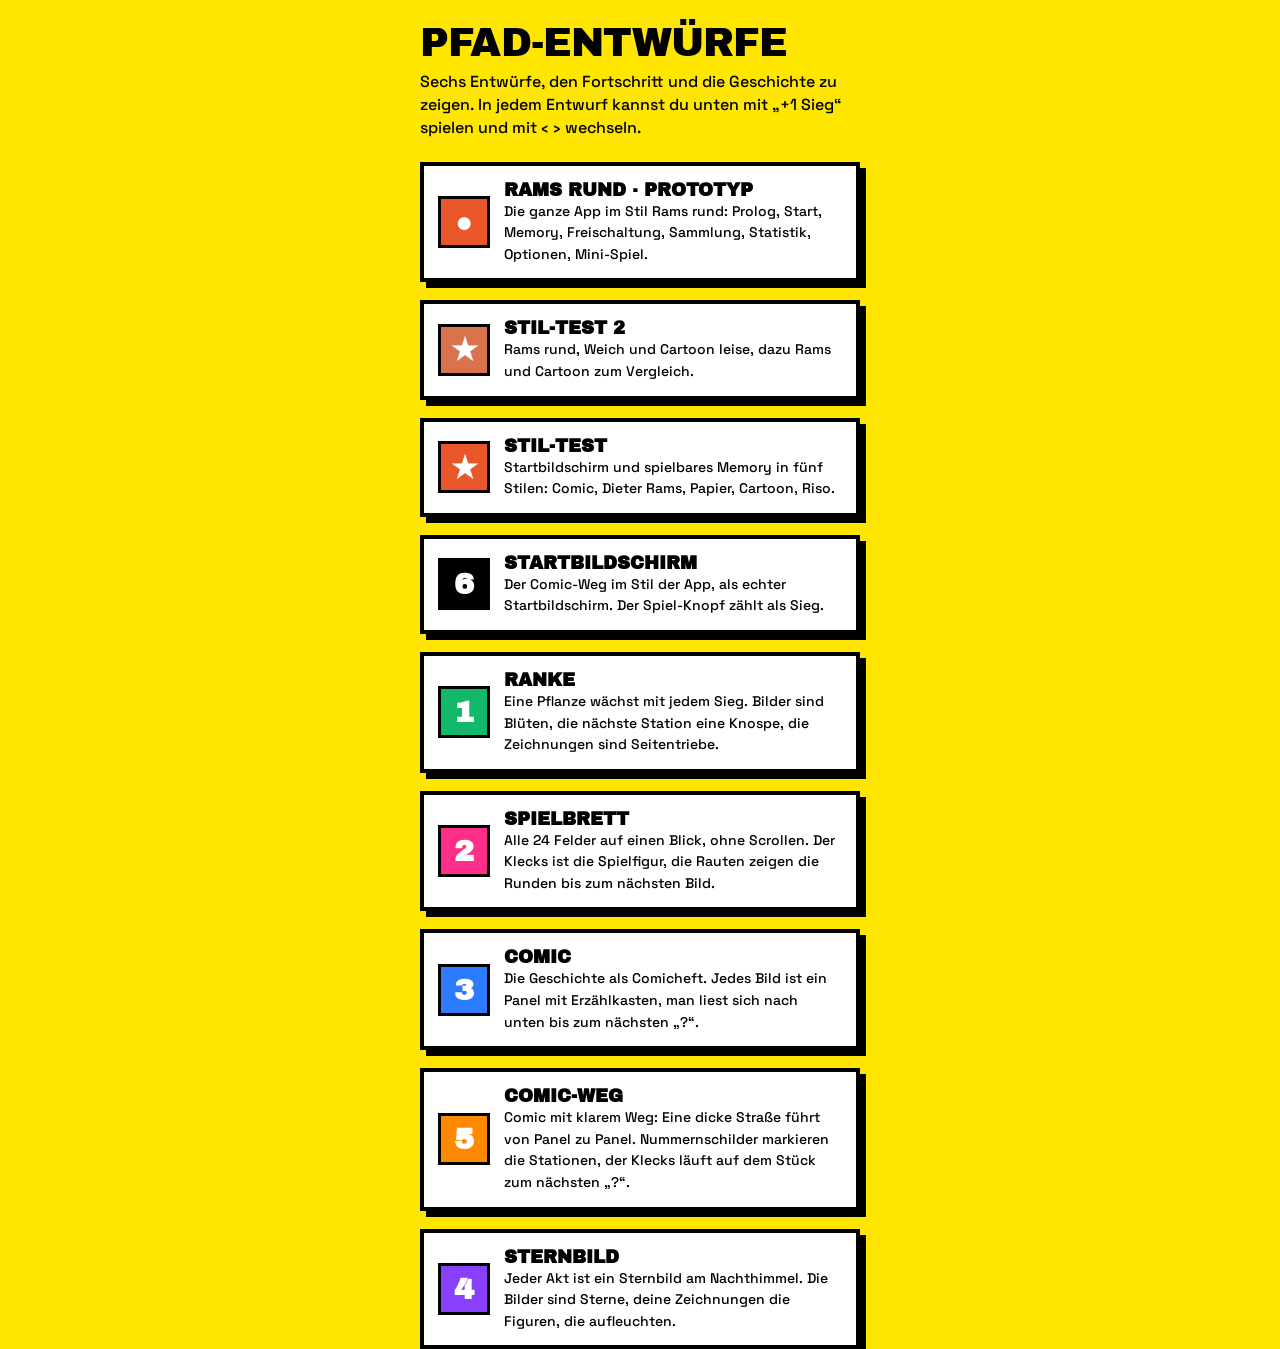
<file: proto/index.html>
<!DOCTYPE html>
<html lang="de">
<head>
<meta charset="utf-8">
<meta name="viewport" content="width=device-width,initial-scale=1,viewport-fit=cover">
<meta name="theme-color" content="#FFE600">
<title>Pfad-Entwürfe</title>
<link rel="stylesheet" href="proto.css">
<style>
body{background:#FFE600;padding:calc(24px + env(safe-area-inset-top)) 20px 40px}
.h{font-size:40px;margin-bottom:8px}
p.lead{font-size:16px;line-height:1.45;margin-bottom:22px}
a.c{display:grid;grid-template-columns:52px 1fr;gap:14px;align-items:center;text-decoration:none;color:#000;background:#fff;border:4px solid #000;box-shadow:6px 6px 0 #000;padding:14px;margin-bottom:18px}
a.c:active{transform:translate(3px,3px);box-shadow:3px 3px 0 #000}
a.c b{font-family:'Archivo Black';font-size:30px;background:var(--c);color:#fff;border:3px solid #000;width:52px;height:52px;display:grid;place-items:center}
a.c strong{font-family:'Archivo Black';font-size:18px;text-transform:uppercase;display:block}
a.c span{font-size:14px;line-height:1.4}
</style>
</head>
<body>
<div class="h">Pfad-Entwürfe</div>
<p class="lead">Sechs Entwürfe, den Fortschritt und die Geschichte zu zeigen. In jedem Entwurf kannst du unten mit „+1 Sieg“ spielen und mit ‹ › wechseln.</p>
<a class="c" href="rams.html" style="--c:#E8572A"><b>●</b><div><strong>Rams rund · Prototyp</strong><span>Die ganze App im Stil Rams rund: Prolog, Start, Memory, Freischaltung, Sammlung, Statistik, Optionen, Mini-Spiel.</span></div></a>
<a class="c" href="stile2.html" style="--c:#D9734E"><b>★</b><div><strong>Stil-Test 2</strong><span>Rams rund, Weich und Cartoon leise, dazu Rams und Cartoon zum Vergleich.</span></div></a>
<a class="c" href="stile.html" style="--c:#E8572A"><b>★</b><div><strong>Stil-Test</strong><span>Startbildschirm und spielbares Memory in fünf Stilen: Comic, Dieter Rams, Papier, Cartoon, Riso.</span></div></a>
<a class="c" href="pfad-6-start.html" style="--c:#000"><b>6</b><div><strong>Startbildschirm</strong><span>Der Comic-Weg im Stil der App, als echter Startbildschirm. Der Spiel-Knopf zählt als Sieg.</span></div></a>
<a class="c" href="pfad-1-ranke.html" style="--c:#14B86A"><b>1</b><div><strong>Ranke</strong><span>Eine Pflanze wächst mit jedem Sieg. Bilder sind Blüten, die nächste Station eine Knospe, die Zeichnungen sind Seitentriebe.</span></div></a>
<a class="c" href="pfad-2-brett.html" style="--c:#FF2E88"><b>2</b><div><strong>Spielbrett</strong><span>Alle 24 Felder auf einen Blick, ohne Scrollen. Der Klecks ist die Spielfigur, die Rauten zeigen die Runden bis zum nächsten Bild.</span></div></a>
<a class="c" href="pfad-3-comic.html" style="--c:#2D7BFF"><b>3</b><div><strong>Comic</strong><span>Die Geschichte als Comicheft. Jedes Bild ist ein Panel mit Erzählkasten, man liest sich nach unten bis zum nächsten „?“.</span></div></a>
<a class="c" href="pfad-5-comic-weg.html" style="--c:#FF8A00"><b>5</b><div><strong>Comic-Weg</strong><span>Comic mit klarem Weg: Eine dicke Straße führt von Panel zu Panel. Nummernschilder markieren die Stationen, der Klecks läuft auf dem Stück zum nächsten „?“.</span></div></a>
<a class="c" href="pfad-4-sterne.html" style="--c:#8A3FFC"><b>4</b><div><strong>Sternbild</strong><span>Jeder Akt ist ein Sternbild am Nachthimmel. Die Bilder sind Sterne, deine Zeichnungen die Figuren, die aufleuchten.</span></div></a>
</body>
</html>
</file>
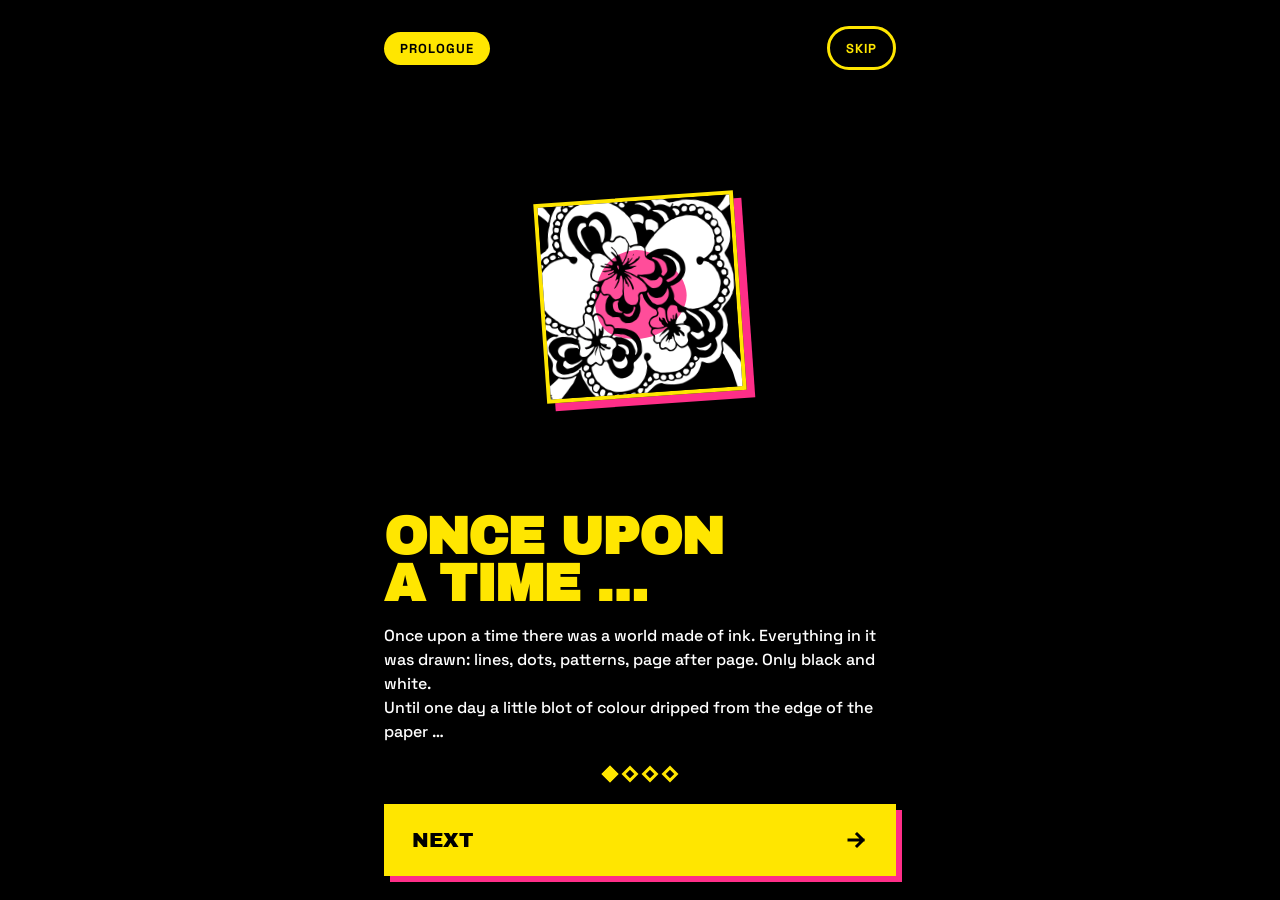
<file: punch/index.html>
<!DOCTYPE html>
<html lang="de">
<head>
<meta charset="utf-8">
<meta name="viewport" content="width=device-width,initial-scale=1,maximum-scale=1,viewport-fit=cover">
<meta name="theme-color" content="#FFE600">
<title>Memo Punch</title>
<meta name="description" content="Memory mit Tuschezeichnungen. Finde Paare, sammle Bilder, knack die Meisterstufen.">
<meta name="apple-mobile-web-app-capable" content="yes">
<meta name="mobile-web-app-capable" content="yes">
<meta name="apple-mobile-web-app-title" content="Memo Punch">
<meta name="apple-mobile-web-app-status-bar-style" content="black-translucent">
<link rel="manifest" href="../manifest.webmanifest">
<link rel="icon" type="image/png" sizes="32x32" href="icons/favicon-32.png">
<link rel="apple-touch-icon" href="icons/apple-touch-icon.png">
<link rel="preload" href="../fonts/archivo-black.woff2" as="font" type="font/woff2" crossorigin>
<link rel="preload" href="../fonts/space-grotesk-700.woff2" as="font" type="font/woff2" crossorigin>
<style>
@font-face{font-family:'Archivo Black';src:url(../fonts/archivo-black.woff2) format('woff2');font-weight:400;font-display:swap}
@font-face{font-family:'Space Grotesk';src:url(../fonts/space-grotesk-500.woff2) format('woff2');font-weight:500;font-display:swap}
@font-face{font-family:'Space Grotesk';src:url(../fonts/space-grotesk-700.woff2) format('woff2');font-weight:700;font-display:swap}

/* ============================================================
   MEMO PUNCH · DESIGNSYSTEM
   Farben   --y Grund · --k Tusche · --p Akzent · --w Papier · --a2 Markierung · --onp Text auf Akzent
   Abstand  --s1 4 · --s2 8 · --s3 12 · --s4 16 · --s5 24 · --s6 32
   Schrift  --t-xs 11 · --t-s 13 · --t-m 16 · --t-l 20 · --t-xl 24 · --t-2xl 32 · --t-3xl 44  (rem, wächst mit „Größere Schrift“)
   Linie    --bw 3 · --bw-l 4      Schatten --sh 6 · --sh-s 4
   ============================================================ */
:root{
  --y:#FFE600;--k:#000;--p:#FF2E88;--w:#fff;--a2:#FFE600;--y2:#F2D800;--dim:#FFF27A;--onp:#000;
  --s1:4px;--s2:8px;--s3:12px;--s4:16px;--s5:24px;--s6:32px;
  --t-xs:.6875rem;--t-s:.8125rem;--t-m:1rem;--t-l:1.25rem;--t-xl:1.5rem;--t-2xl:2rem;--t-3xl:2.75rem;
  --bw:3px;--bw-l:4px;--sh:6px;--sh-s:4px;
  --ease-pop:cubic-bezier(.2,1.3,.4,1);--ease-snap:cubic-bezier(.6,0,.2,1);
  --top:env(safe-area-inset-top,0px);--bot:env(safe-area-inset-bottom,0px);--tab:88px;
  --pairtxt:'PAAR!';
}
:root.t-monster{--y:#6DE64C;--p:#E0592E;--a2:#F5C844;--y2:#5BD43A;--dim:#C6F5B4}
:root.t-tusche{--y:#F4F1EA;--p:#000;--a2:#fff;--y2:#E4DFD3;--dim:#D9D4C8;--onp:#fff}
html{font-size:100%}
html.big-text{font-size:112.5%}
*{box-sizing:border-box}
html,body{margin:0;height:100%;overflow:hidden;background:var(--y);transition:background .3s;color:var(--k);font-family:'Space Grotesk',system-ui,sans-serif;-webkit-tap-highlight-color:transparent;-webkit-user-select:none;user-select:none;overscroll-behavior:none}
button{font:inherit;color:inherit;cursor:pointer}
img{-webkit-user-drag:none;-webkit-touch-callout:none;user-select:none}
.copy{font-size:var(--t-xs);font-weight:500;line-height:1.5;opacity:.85}
#o-detail .copy{color:var(--w);margin-top:calc(-1 * var(--s2))}
:focus-visible{outline:var(--bw) dashed var(--k);outline-offset:var(--s1)}
.dark :focus-visible,#o-detail :focus-visible{outline-color:var(--y)}
[hidden]{display:none!important}

/* Typografie */
.h{font-family:'Archivo Black',sans-serif;text-transform:uppercase;letter-spacing:-.02em;margin:0;line-height:.95}
.h-page{font-size:var(--t-2xl)}
.lbl{font-size:var(--t-xs);font-weight:700;letter-spacing:.1em;text-transform:uppercase}
.txt{margin:0;font-size:var(--t-m);line-height:1.5;font-weight:500}
.ph{outline:2px dashed currentColor;outline-offset:3px;opacity:.8}

/* Rahmen der App */
#app{position:relative;height:100vh;height:100svh;max-width:560px;margin:0 auto;overflow:hidden}
@media (display-mode: standalone){:root{--top:calc(env(safe-area-inset-top,0px) + 24px)}#app{position:fixed;top:0;bottom:0;left:0;right:0;height:auto;margin:0 auto}}
html.standalone{--top:calc(env(safe-area-inset-top,0px) + 24px)}
html.standalone #app{position:fixed;top:0;bottom:0;left:0;right:0;height:auto;margin:0 auto}
.view{position:absolute;left:0;right:0;top:0;bottom:calc(var(--tab) + var(--bot) - var(--s1));display:none;flex-direction:column;padding:calc(var(--s4) + var(--top)) var(--s5) var(--s4);gap:var(--s4);overflow-y:auto;overflow-x:hidden;overscroll-behavior:contain;scrollbar-width:none}
.view::-webkit-scrollbar{display:none}
.view>*{flex-shrink:0}
.view>.fan{flex-shrink:1}
.view.on{display:flex;animation:viewIn .3s var(--ease-pop) both}
.view.full{bottom:0;padding-bottom:calc(var(--s5) + var(--bot))}
@keyframes viewIn{from{opacity:0;transform:translateY(12px)}}
.top{display:flex;justify-content:space-between;align-items:center;gap:var(--s2);min-height:48px}

/* Bausteine */
.box{background:var(--w);border:var(--bw) solid var(--k);box-shadow:var(--sh) var(--sh) 0 var(--k)}
.pill{display:inline-flex;align-items:center;gap:var(--s2);background:var(--k);color:var(--y);font-weight:700;font-size:var(--t-s);letter-spacing:.08em;padding:var(--s2) var(--s4);border-radius:99px;text-transform:uppercase;white-space:nowrap}
.pill.p{background:var(--p);color:var(--onp)}
.big{height:72px;width:100%;flex:none;border:var(--bw-l) solid var(--k);background:var(--k);color:var(--y);font-family:'Archivo Black';font-size:var(--t-l);text-transform:uppercase;white-space:nowrap;
  display:flex;align-items:center;justify-content:space-between;gap:var(--s3);padding:0 var(--s5);box-shadow:var(--sh) var(--sh) 0 var(--p);transition:transform .08s,box-shadow .08s}
.big:active{transform:translate(4px,4px);box-shadow:2px 2px 0 var(--p)}
.big svg{flex:none}
.big.y{background:var(--y);color:var(--k)}
.big.w{background:var(--w);color:var(--k);box-shadow:var(--sh) var(--sh) 0 var(--k)}
.big.w:active{box-shadow:2px 2px 0 var(--k)}
.ghost{background:none;border:0;font-weight:700;font-size:var(--t-s);text-decoration:underline;text-underline-offset:3px;padding:var(--s2);min-height:44px;align-self:center}
.sq{width:48px;height:48px;flex:none;border:var(--bw) solid var(--k);background:var(--w);color:var(--k);box-shadow:var(--sh-s) var(--sh-s) 0 var(--k);display:flex;align-items:center;justify-content:center;padding:0}
.sq:active{transform:translate(3px,3px);box-shadow:1px 1px 0 var(--k)}
.pips{display:inline-flex;gap:var(--s2)}
.pips i{width:14px;height:14px;display:block;border:var(--bw) solid var(--k);background:var(--w);transform:rotate(45deg)}
.pips i.on{background:var(--p)}
.ico{width:24px;height:24px;fill:none;stroke:currentColor;stroke-width:2.5;stroke-linecap:square;stroke-linejoin:miter}

/* Tab-Leiste */
.tabbar{position:absolute;left:var(--s4);right:var(--s4);bottom:calc(var(--s3) + var(--bot));height:64px;padding:6px;background:var(--k);border:var(--bw) solid var(--k);box-shadow:5px 5px 0 var(--p);display:flex;gap:6px;z-index:5}
.t-tusche .tabbar{box-shadow:5px 5px 0 #B9B3A6}
.tabbar.off{display:none}
.tabbar button{flex:1;min-width:0;border:0;background:none;color:var(--dim);display:flex;flex-direction:column;align-items:center;justify-content:center;gap:2px;font-size:.625rem;font-weight:700;letter-spacing:.06em;text-transform:uppercase;padding:0;transition:background .15s,transform .15s;overflow:hidden}
.tabbar .ico{width:22px;height:22px}
.tabbar button:active{transform:scale(.94)}
.tabbar button[aria-current=page]{background:var(--a2);color:var(--k)}

/* Start */
.title{font-size:min(19vw,96px,10.5svh);line-height:.82;letter-spacing:-.04em}
.title span{display:inline-block;background:var(--k);color:var(--y);padding:0 .08em;transform:rotate(-3deg);margin-top:.05em}
.fan{flex:1;min-height:0;position:relative;margin:var(--s1) 0}
.fan img{position:absolute;top:50%;left:50%;height:min(calc(100% - 16px),170px);width:auto;aspect-ratio:1;border:var(--bw-l) solid var(--k);box-shadow:var(--sh) var(--sh) 0 var(--k);background:var(--w);
  transform:translate(calc(-50% + var(--o) * 36%),-50%) rotate(calc(var(--o) * 9deg))}
.fan img:nth-child(2){animation:float 4s ease-in-out infinite}
@keyframes float{50%{margin-top:-8px}}
.next{display:flex;align-items:center;gap:var(--s4);padding:var(--s3) var(--s4)}
.next .tease{width:64px;height:64px;flex:none}
.next .tx{flex:1;display:flex;flex-direction:column;gap:6px;font-weight:700;font-size:var(--t-m);line-height:1.25}
.next small{font-weight:500;font-size:var(--t-s)}
.tease{position:relative;overflow:hidden;border:var(--bw) solid var(--k);background:var(--k)}
.tease img{width:100%;height:100%;object-fit:cover;display:block;filter:blur(7px) contrast(1.4);transform:scale(1.2)}
.tease::after{content:'?';position:absolute;inset:0;display:flex;align-items:center;justify-content:center;font-family:'Archivo Black';color:var(--y);font-size:var(--t-2xl);text-shadow:3px 3px 0 var(--p)}
.playrow{display:flex;gap:var(--s4);flex:none}
.playrow .big{flex:1;width:auto;min-width:0;padding:0 var(--s4) 0 var(--s5)}
.minibtn{width:72px;height:72px;flex:none;border:var(--bw-l) solid var(--k);background:var(--w);color:var(--k);box-shadow:var(--sh) var(--sh) 0 var(--k);display:flex;flex-direction:column;align-items:center;justify-content:center;gap:2px;padding:0;font-family:'Archivo Black';font-size:var(--t-xs);letter-spacing:.06em;text-transform:uppercase;transition:transform .08s,box-shadow .08s}
.minibtn .ico{width:28px;height:28px;transition:transform .2s var(--ease-pop)}
.minibtn:active{transform:translate(4px,4px);box-shadow:2px 2px 0 var(--k)}
.minibtn:active .ico{transform:rotate(-12deg) scale(1.15)}

/* Spiel */
#v-game{padding-left:var(--s4);padding-right:var(--s4);gap:var(--s3)}
.hud{display:flex;gap:var(--s2);flex:none}
.hud .stat{flex:1;padding:var(--s1) var(--s2);text-align:center;display:flex;flex-direction:column;justify-content:center;box-shadow:var(--sh-s) var(--sh-s) 0 var(--k)}
.hud .k{font-size:var(--t-xs);font-weight:700;letter-spacing:.1em;text-transform:uppercase}
.hud .v{font-family:'Archivo Black';font-size:var(--t-l);line-height:1.15;font-variant-numeric:tabular-nums}
.msg{flex:none;min-height:32px;display:flex;align-items:center;justify-content:center;gap:var(--s3);font-family:'Archivo Black';font-size:var(--t-m);text-transform:uppercase;text-align:center}
.msg .bar{display:none;width:96px;height:12px;border:var(--bw) solid var(--k);background:var(--w);overflow:hidden}
.msg.peek .bar{display:block}
.msg .bar i{display:block;height:100%;width:100%;background:var(--p)}
.msg .lives{display:none;gap:var(--s2)}
.msg.haslives .lives{display:inline-flex}
.msg .lives i{width:12px;height:12px;display:block;border:var(--bw) solid var(--k);background:var(--p);transform:rotate(45deg);transition:background .2s,transform .3s}
.msg .lives i.lost{background:transparent;transform:rotate(45deg) scale(.7)}
#board{--gap:12px;flex:1;min-height:0;display:grid;grid-template-columns:repeat(var(--hc,4),calc((var(--size,100px) - var(--gap)) / 2));grid-auto-rows:var(--size,100px);gap:var(--gap);justify-content:center;align-content:center}
.card{position:relative;width:var(--size);height:var(--size);padding:0;border:0;background:none;perspective:900px;animation:deal .45s var(--ease-pop) both;animation-delay:calc(var(--i) * 35ms)}
@keyframes deal{from{opacity:0;transform:translateY(24px) scale(.7)}}
.inner{position:relative;display:block;width:100%;height:100%;transform-style:preserve-3d;transition:transform .45s cubic-bezier(.3,1.4,.5,1)}
.card.up .inner{transform:rotateY(180deg)}
.face{position:absolute;inset:0;display:block;overflow:hidden;border:var(--bw) solid var(--k);background:var(--w);box-shadow:5px 5px 0 var(--k);outline:1px solid transparent;backface-visibility:hidden;-webkit-backface-visibility:hidden}
.front{transform:rotateY(180deg)}
.front img{width:100%;height:100%;object-fit:cover;display:block}
.back{background:var(--k);display:flex;align-items:center;justify-content:center}
.back::before{content:'';width:42%;aspect-ratio:1;border-radius:50%;background:var(--y);box-shadow:inset 0 0 0 calc(var(--size) * .05) var(--k),0 0 0 calc(var(--size) * .04) var(--y)}
.card.swap .back{box-shadow:inset 0 0 0 5px var(--p)}
.t-tusche .card.swap .back{box-shadow:inset 0 0 0 5px var(--y)}
.card.no .inner{animation:shake .4s}
@keyframes shake{0%,100%{transform:rotateY(180deg) translateX(0)}25%{transform:rotateY(180deg) translateX(7px)}75%{transform:rotateY(180deg) translateX(-7px)}}
.card.done{animation:none;transform:rotate(-4deg) scale(.94);transition:transform .3s var(--ease-pop)}
.card.done:nth-child(even){transform:rotate(4deg) scale(.94)}
.card.done .front::after{content:var(--pairtxt);position:absolute;right:-2px;bottom:6px;background:var(--p);color:var(--onp);font-family:'Archivo Black';font-size:max(10px,calc(var(--size) * .12));padding:2px var(--s2);transform:rotate(-8deg)}

/* Overlays */
.ov{position:absolute;inset:0;z-index:10;display:none;flex-direction:column}
.ov.on{display:flex;animation:pop .3s var(--ease-pop) both}
@keyframes pop{from{opacity:0;transform:scale(1.04)}}
.ov.dim{background:rgba(0,0,0,.72);align-items:center;justify-content:center;padding:var(--s5)}
.modal{width:100%;max-width:360px;padding:var(--s5);display:flex;flex-direction:column;gap:var(--s4);background:var(--y)}
.modal .h{font-size:var(--t-2xl)}
.modal .big{height:64px}
.dark{background:var(--k);color:var(--y);padding:calc(var(--s5) + var(--top)) var(--s5) calc(var(--s5) + var(--bot));gap:var(--s4)}
.dark .h2{font-size:min(16vw,80px);line-height:.86}
.wstats{display:flex;gap:var(--s2);flex-wrap:wrap;font-weight:700}
.wstats>span{border:2px solid var(--y);padding:6px var(--s3)}
.wstats .rec{background:var(--p);border-color:var(--p);color:var(--onp);animation:wiggle .6s ease-in-out 3 .6s}
.t-tusche .wstats .rec{background:var(--y);border-color:var(--y);color:var(--k)}
@keyframes wiggle{25%{transform:rotate(-4deg)}75%{transform:rotate(4deg)}}
.reveal{flex:1;min-height:0;display:flex;flex-direction:column;align-items:center;justify-content:center;gap:var(--s4);position:relative}
.burst{position:absolute;width:min(78vw,40svh,360px);aspect-ratio:1;background:var(--p);animation:spin 14s linear infinite;
  clip-path:polygon(50% 0,58% 20%,75% 7%,73% 28%,93% 25%,82% 42%,100% 50%,82% 58%,93% 75%,73% 72%,75% 93%,58% 80%,50% 100%,42% 80%,25% 93%,27% 72%,7% 75%,18% 58%,0 50%,18% 42%,7% 25%,27% 28%,25% 7%,42% 20%)}
@keyframes spin{to{transform:rotate(360deg)}}
.tag{position:relative;font-family:'Archivo Black';font-size:var(--t-l);background:var(--a2);color:var(--k);padding:var(--s1) 14px;transform:rotate(3deg);text-transform:uppercase}
#wImg{position:relative;width:min(52vw,30svh,240px);aspect-ratio:1;border:5px solid var(--y);transform:rotate(-5deg)}
#wTease{width:min(40vw,24svh,190px);aspect-ratio:1;border:5px solid var(--y);transform:rotate(4deg)}
#wTease::after{font-size:min(20vw,90px);text-shadow:5px 5px 0 var(--p)}
.wtext{font-family:'Archivo Black';font-size:var(--t-l);line-height:1.25;color:var(--y);text-transform:uppercase;text-align:center;margin:0}
.wsub{font-size:var(--t-m);line-height:1.45;color:var(--w);text-align:center;margin:0;font-weight:500}
.wstory{position:relative;z-index:4;width:100%;display:flex;flex-direction:column;gap:var(--s2);text-align:left;background:var(--k);border:var(--bw) solid var(--y);box-shadow:var(--sh) var(--sh) 0 var(--acc);padding:var(--s3) var(--s4);margin-top:var(--s2);opacity:0;transform:translateY(16px);animation:storyIn .5s var(--ease-pop) forwards 1.35s}
.wstory .h{font-size:var(--t-xl);color:var(--y);line-height:1}
.wstory .txt{color:var(--w);white-space:pre-line;font-size:var(--t-m);line-height:1.45}
@keyframes storyIn{to{opacity:1;transform:none}}
#o-win.has-story .reveal{overflow:hidden}
#o-win.has-story #wNew{justify-content:flex-start;padding:var(--s4) var(--s2) var(--s4) 0;overflow-y:auto;overflow-x:hidden;overscroll-behavior:contain;scrollbar-width:none;-webkit-mask-image:linear-gradient(#000 calc(100% - 24px),transparent)}
#o-win.has-story #wNew::-webkit-scrollbar{display:none}
#o-win.has-story #wNew>*{flex-shrink:0}
#o-win.has-story #wImg{width:min(40vw,19svh,180px)}
#o-win.has-story .h2{font-size:min(12vw,56px)}
#o-win.has-story{gap:var(--s3)}
#o-win.has-story .burst{width:min(64vw,32svh,300px);top:0}
#o-win.fin .wstory{background:var(--w);border-color:var(--k);box-shadow:var(--sh) var(--sh) 0 var(--k)}#o-win.fin .wstory .h{color:var(--k)}#o-win.fin .wstory .txt{color:var(--k)}
.dark .pips i{border-color:var(--y);background:transparent}
.dark .pips i.on{background:var(--p)}
.t-tusche .dark .pips i.on{background:var(--y)}
.dark .ghost{color:var(--y)}

/* Freischalt-Effekt */
.fx{position:absolute;inset:0;pointer-events:none;display:flex;align-items:center;justify-content:center;z-index:3}
.fx .sw{position:absolute;width:40%;aspect-ratio:1;border-radius:50%;border:6px solid var(--acc,var(--p));opacity:0;animation:shock .9s cubic-bezier(.2,.8,.3,1) forwards;animation-delay:var(--d)}
@keyframes shock{0%{transform:scale(.2);opacity:1}100%{transform:scale(3.4);opacity:0}}
.fx .p{position:absolute;width:var(--s);height:var(--s);background:var(--c);border-radius:var(--br);box-shadow:0 0 0 2px var(--k);opacity:0;animation:boom 1.2s cubic-bezier(.15,.9,.3,1) forwards;animation-delay:var(--d)}
@keyframes boom{0%{transform:translate(0,0) scale(.4);opacity:1}15%{opacity:1;transform:translate(calc(var(--x) * .35),calc(var(--y) * .35)) rotate(calc(var(--r) * .3)) scale(1.2)}100%{transform:translate(var(--x),calc(var(--y) + 120px)) rotate(var(--r)) scale(.5);opacity:0}}
.flash{position:absolute;inset:0;background:var(--flashc,#fff);pointer-events:none;z-index:30;animation:flash .45s ease-out forwards}
@keyframes flash{from{opacity:.95}to{opacity:0}}
.shake{animation:shake2 .45s cubic-bezier(.3,0,.3,1)!important}
@keyframes shake2{0%,100%{transform:translate(0,0)}20%{transform:translate(-10px,6px) rotate(-1deg)}40%{transform:translate(9px,-6px) rotate(1deg)}60%{transform:translate(-6px,3px)}80%{transform:translate(4px,-2px)}}
#wImg.unlock{animation:unlock 1.25s cubic-bezier(.3,1.2,.4,1) both}
@keyframes unlock{0%{transform:scale(.05) rotate(-30deg);filter:brightness(0)}30%{transform:scale(1.5) rotate(6deg);filter:brightness(0)}38%{filter:brightness(2.2)}55%{transform:scale(.88) rotate(-3deg);filter:none}72%{transform:scale(1.12) rotate(-6deg)}86%{transform:scale(.97) rotate(-4deg)}100%{transform:scale(1) rotate(-5deg)}}
#o-win{--acc:var(--p);--flashc:#fff}
.t-tusche #o-win{--acc:#fff}
#o-win .burst{background:var(--acc)}
#o-win .tag{transform:rotate(var(--tagr,3deg))}
#o-win.v1 .burst{clip-path:none;border-radius:50%;background:repeating-conic-gradient(var(--acc) 0 9deg,transparent 9deg 18deg);animation-duration:9s}
#o-win.v1 #wImg,#o-win.v2 #wImg,#o-win.v3 #wImg{border-color:var(--acc)}
#o-win.v2{--flashc:#FFE600}
#o-win.v2 .burst{clip-path:polygon(50% 0,100% 50%,50% 100%,0 50%);background:repeating-linear-gradient(45deg,var(--acc) 0 16px,transparent 16px 32px),repeating-linear-gradient(-45deg,var(--acc) 0 16px,transparent 16px 32px);animation-duration:7s;animation-direction:reverse}
#o-win.v3 .burst{clip-path:none;border-radius:50%;background:repeating-radial-gradient(circle,var(--acc) 0 14px,transparent 14px 28px);animation:pulse2 1.6s ease-in-out infinite}
@keyframes pulse2{50%{transform:scale(1.08)}}
#o-win.v1 .tag{--tagr:-4deg}#o-win.v2 .tag{--tagr:5deg}#o-win.v3 .tag{--tagr:-2deg}
#o-win.fin{--acc:#FF2E88;--tagr:-3deg;--flashc:#FF2E88;background:var(--y);color:var(--k)}
#o-win.fin .burst{background:conic-gradient(#FF2E88,#2D7BFF,#FF6A00,#8A3FFC,#00A88F,#000,#FF2E88);animation-duration:5s;width:min(90vw,46svh,420px)}
#o-win.fin .tag{background:var(--k);color:var(--y)}
#o-win.fin #wImg{border-color:var(--k);box-shadow:10px 10px 0 var(--k)}
#o-win.fin .wstats>span{border-color:var(--k)}

#o-win.fin #wNext{background:var(--k);color:var(--y);border-color:var(--k)}
#o-win.fin .ghost{color:var(--k)}

/* Sammlung */
.artistrow{display:flex;align-items:center;justify-content:space-between;gap:var(--s3);padding:var(--s3) var(--s4);width:100%;text-align:left;font-weight:700;font-size:var(--t-m)}
.artistrow small{display:block;font-weight:500;font-size:var(--t-s)}
.artistrow:active{transform:translate(3px,3px);box-shadow:3px 3px 0 var(--k)}
.grid{display:grid;grid-template-columns:repeat(3,minmax(0,1fr));gap:14px;padding-bottom:var(--s2)}
.tile{position:relative;aspect-ratio:1;padding:0;border:var(--bw) solid var(--k);background:var(--w);box-shadow:5px 5px 0 var(--k);overflow:hidden;display:flex;align-items:center;justify-content:center}
.tile img{width:100%;height:100%;object-fit:cover;display:block}
.tile .no{position:absolute;left:-3px;top:-3px;background:var(--k);color:var(--y);font-family:'Archivo Black';font-size:var(--t-s);padding:2px var(--s2)}
.tile:active{transform:translate(3px,3px);box-shadow:2px 2px 0 var(--k)}
.tile.locked{background:repeating-linear-gradient(45deg,var(--y) 0 10px,var(--y2) 10px 20px);border-style:dashed;box-shadow:none;flex-direction:column;gap:var(--s1);cursor:default}
.tile.locked b{font-family:'Archivo Black';font-size:var(--t-2xl)}
.tile.locked small{font-size:var(--t-xs);line-height:1.2;font-weight:700;text-align:center;padding:0 var(--s2)}
.tile.fresh{animation:fresh .9s cubic-bezier(.2,1.6,.4,1) both .25s;z-index:2}
@keyframes fresh{0%{transform:scale(.2) rotate(-40deg)}50%{transform:scale(1.25) rotate(6deg)}100%{transform:scale(1) rotate(0)}}
#o-detail{background:var(--k);color:var(--y);padding:calc(var(--s4) + var(--top)) var(--s5) calc(var(--s5) + var(--bot));gap:var(--s4);overflow-y:auto;overscroll-behavior:contain}
#o-detail>*{flex-shrink:0}
#o-detail .stage{display:flex;align-items:center;justify-content:center;padding:var(--s2) 0}
#dImg{width:min(100%,44svh);aspect-ratio:1;border:5px solid var(--y);box-shadow:10px 10px 0 var(--p);animation:dzoom .5s var(--ease-pop) both;background:var(--w)}
.t-tusche #dImg{box-shadow:10px 10px 0 #555}
@keyframes dzoom{from{transform:scale(.4) rotate(-10deg);opacity:0}}
#dTitle{font-size:var(--t-2xl);color:var(--y)}
#dStory{color:var(--w);white-space:pre-line}
.dmeta{display:grid;grid-template-columns:1fr 1fr;gap:var(--s2)}
.dmeta div{border:2px solid var(--y);padding:var(--s2) var(--s3)}
.dmeta b{display:block;font-family:'Archivo Black';font-size:var(--t-l)}
.dnav{display:flex;gap:var(--s4);justify-content:space-between;margin-top:auto}
#o-detail .sq,#o-artist .sq.inv{background:var(--y);border-color:var(--y);box-shadow:var(--sh-s) var(--sh-s) 0 var(--p);color:var(--k)}
.t-tusche #o-detail .sq{box-shadow:var(--sh-s) var(--sh-s) 0 #555}
#o-artist{background:var(--y);padding:calc(var(--s4) + var(--top)) var(--s5) calc(var(--s5) + var(--bot));gap:var(--s4);overflow-y:auto;overscroll-behavior:contain}
#o-artist>*{flex-shrink:0}
.sigs{display:flex;align-items:center;gap:var(--s3);margin:var(--s3) 0 var(--s1);flex-wrap:wrap}
.sigs .x{font-family:'Archivo Black';font-size:var(--t-2xl)}
.sigs .sig{margin:0}
.sigs .sig:last-child{transform:rotate(3deg);background:var(--p);color:var(--onp)}
#aTitle{font-size:var(--t-2xl)}
.people{display:flex;flex-direction:column;gap:var(--s4)}
.person{padding:var(--s4);display:flex;flex-direction:column;gap:var(--s2)}
.person .h{font-size:var(--t-xl)}
.person .txt{white-space:pre-line}
.person .big{height:48px;font-size:var(--t-s);align-self:flex-start;width:auto;text-decoration:none;box-shadow:var(--sh-s) var(--sh-s) 0 var(--k)}
.sig{align-self:flex-start;max-width:calc(100% - 12px);font-family:'Archivo Black';;font-size:min(13vw,56px);line-height:1;background:var(--k);color:var(--y);padding:var(--s2) var(--s4);transform:rotate(-3deg);margin:var(--s4) 0 var(--s2)}
#aName{font-size:var(--t-2xl)}
.astrip{display:flex;gap:var(--s2);flex-wrap:wrap}
.astrip img{width:56px;height:56px;border:var(--bw) solid var(--k);display:block}
.alink{align-self:flex-start}

/* Statistik */
.kpis{display:grid;grid-template-columns:repeat(2,minmax(0,1fr));gap:var(--s4) 20px}
.kpi{padding:var(--s3) var(--s4)}
.kpi b{display:block;font-family:'Archivo Black';font-size:var(--t-2xl);line-height:1.1;font-variant-numeric:tabular-nums}
.kpi span{font-size:var(--t-s);font-weight:700}
.kpi.p{background:var(--p);color:var(--onp)}
.rows{padding:var(--s2) var(--s4);display:flex;flex-direction:column}
.rows div{display:flex;justify-content:space-between;align-items:baseline;gap:var(--s3);padding:var(--s2) 0;border-bottom:2px solid var(--k);font-weight:700;font-size:var(--t-m)}
.rows div:last-child{border-bottom:0}
.rows em{font-style:normal;font-family:'Archivo Black';font-variant-numeric:tabular-nums;text-align:right}

/* Optionen */
.list{display:flex;flex-direction:column}
.row{display:flex;justify-content:space-between;align-items:center;gap:var(--s4);min-height:56px;padding:6px var(--s4);border:0;border-bottom:var(--bw) solid var(--k);font-weight:700;font-size:var(--t-m);background:none;width:100%;text-align:left}
.list .row:last-child{border-bottom:0}
.row small{display:block;font-weight:500;font-size:var(--t-s);margin-top:2px}
.tg{position:relative;width:60px;height:34px;flex:none;border:var(--bw) solid var(--k);background:var(--w);transition:background .15s}
.tg::after{content:'';position:absolute;top:3px;left:3px;width:22px;height:22px;background:var(--k);transition:transform .2s var(--ease-pop)}
.row[aria-checked=true] .tg{background:var(--p)}
.t-tusche .row[aria-checked=true] .tg{background:var(--y2)}
.row[aria-checked=true] .tg::after{transform:translateX(26px)}
.seg{display:grid;gap:6px;padding:6px;flex:none}
.seg button{min-height:48px;border:var(--bw) solid transparent;background:none;display:flex;flex-direction:column;align-items:center;justify-content:center;gap:var(--s1);font-family:'Archivo Black';font-size:var(--t-s);text-transform:uppercase;padding:var(--s1)}
.seg button[aria-checked=true]{background:var(--k);color:var(--a2);border-color:var(--k)}
.t-tusche .seg button[aria-checked=true]{color:var(--w)}
.seg .dots{display:inline-flex}
.seg .dots i{width:14px;height:14px;border-radius:50%;border:2px solid var(--k);margin-left:-5px}
.seg .dots i:first-child{margin-left:0}
.seg button[aria-checked=true] .dots i{border-color:var(--w)}
.foot{margin-top:auto;padding-top:var(--s2);font-size:var(--t-s);font-weight:500;text-align:center;line-height:1.5}

/* Einführung */
#o-intro{background:var(--y);padding:calc(var(--s5) + var(--top)) var(--s5) calc(var(--s5) + var(--bot));gap:var(--s5)}
.slides{flex:1;min-height:0;position:relative}
.slide{position:absolute;inset:0;display:none;flex-direction:column;gap:var(--s4)}
.slide.on{display:flex;animation:viewIn .35s var(--ease-pop) both}
.slide .art{flex:1;min-height:0;display:flex;align-items:center;justify-content:center;position:relative}
.slide .h{font-size:min(12vw,52px);line-height:.9}
.mini{width:min(30vw,18svh,130px);aspect-ratio:1;border:var(--bw-l) solid var(--k);box-shadow:var(--sh) var(--sh) 0 var(--k);background:var(--k);position:absolute}
.mini img{width:100%;height:100%;object-fit:cover;display:block}
.dots{display:flex;gap:var(--s2);justify-content:center}
.dots i{width:12px;height:12px;border:var(--bw) solid var(--k);transform:rotate(45deg)}
.dots i.on{background:var(--k)}
.toast{position:absolute;left:var(--s4);right:var(--s4);bottom:calc(var(--tab) + var(--bot) + var(--s4));z-index:40;display:none;align-items:center;justify-content:space-between;gap:var(--s3);padding:var(--s3) var(--s3) var(--s3) var(--s4);font-weight:700;font-size:var(--t-m)}
.toast.on{display:flex;animation:pop .3s var(--ease-pop) both}
.toast button{border:var(--bw) solid var(--k);background:var(--k);color:var(--y);font-family:'Archivo Black';text-transform:uppercase;font-size:var(--t-s);padding:var(--s2) 14px;min-height:44px}

/* Mini-Spiele */
#v-mini{gap:var(--s3)}
#mTitle{font-size:min(13vw,56px);line-height:.9}
.mstage{flex:1;min-height:0;position:relative;display:flex;align-items:center;justify-content:center}
.mstat{display:flex;gap:var(--s2);justify-content:center;min-height:40px;align-items:center;flex-wrap:wrap}
.mstat span{border:var(--bw) solid var(--k);background:var(--w);padding:var(--s1) var(--s3);font-weight:700;font-size:var(--t-m)}
.mstat img{width:40px;height:40px;border:var(--bw) solid var(--k);display:block}
.sgrid{display:grid;gap:14px;width:100%;max-width:360px}
.sgrid button{aspect-ratio:1;padding:0;border:var(--bw) solid var(--k);background:var(--w);box-shadow:5px 5px 0 var(--k);overflow:hidden;transition:transform .12s,box-shadow .12s,filter .12s}
.sgrid button img{width:100%;height:100%;object-fit:cover;display:block}
.sgrid button.lit{transform:scale(1.08) rotate(-3deg);box-shadow:8px 8px 0 var(--p);filter:none}
.sgrid.dim button:not(.lit){filter:grayscale(1) opacity(.45)}
.sgrid button.bad{animation:shakeX .35s;box-shadow:5px 5px 0 var(--p)}
@keyframes shakeX{25%{transform:translateX(-6px)}75%{transform:translateX(6px)}}
.flashimg{width:min(72vw,40svh,300px);aspect-ratio:1;border:5px solid var(--k);box-shadow:10px 10px 0 var(--k);background:var(--w);display:block}
.flashimg.in{animation:fin .18s var(--ease-pop)}
@keyframes fin{from{transform:scale(.85);opacity:.3}}
.flashimg.ok{box-shadow:10px 10px 0 var(--a2),0 0 0 6px var(--a2)}
.t-tusche .flashimg.ok{box-shadow:10px 10px 0 var(--k),0 0 0 6px var(--y2)}
.flashimg.ko{box-shadow:10px 10px 0 var(--p),0 0 0 6px var(--p);animation:shakeX .3s}
.blank{width:min(72vw,40svh,300px);aspect-ratio:1;border:5px dashed var(--k);display:flex;align-items:center;justify-content:center;font-family:'Archivo Black';font-size:var(--t-3xl)}
.mres{display:flex;flex-direction:column;align-items:center;gap:var(--s2);text-align:center}
.mres b{font-family:'Archivo Black';font-size:min(26vw,120px);line-height:.9}
.mres span{font-weight:700;font-size:var(--t-m)}
.mres .rec{background:var(--p);color:var(--onp);padding:var(--s1) var(--s3);font-family:'Archivo Black';text-transform:uppercase;transform:rotate(-4deg)}

.dgrid{display:grid;gap:var(--s3)}
.dgrid .big{height:56px;font-size:var(--t-m)}
#o-diag{background:var(--y);padding:calc(var(--s4) + var(--top)) var(--s5) calc(var(--s5) + var(--bot));gap:var(--s3);overflow-y:auto;overscroll-behavior:contain}
#o-diag>*{flex-shrink:0}
.hapbox{cursor:pointer;position:relative}
.hapin{position:absolute;inset:0;width:100%;height:100%;opacity:.01;margin:0;cursor:pointer}
.pill.out{background:transparent;color:var(--k);border:var(--bw) solid var(--k);min-height:44px;cursor:pointer}
.playrow .big{flex:1;width:auto;min-width:0}
.modal .playrow .big{height:64px}
.modal .minibtn{width:64px;height:64px}
.minibtn.inv{background:var(--k);color:var(--y);border-color:var(--y);box-shadow:var(--sh) var(--sh) 0 var(--y)}
.minibtn.inv:active{box-shadow:2px 2px 0 var(--y)}
#o-win.fin .minibtn.inv{background:var(--w);color:var(--k);border-color:var(--k);box-shadow:var(--sh) var(--sh) 0 var(--k)}
#o-win.v1 .burst{-webkit-mask-image:radial-gradient(closest-side,#000 45%,transparent 100%);mask-image:radial-gradient(closest-side,#000 45%,transparent 100%)}
#o-win.v3 .burst{-webkit-mask-image:radial-gradient(closest-side,#000 70%,transparent 100%);mask-image:radial-gradient(closest-side,#000 70%,transparent 100%)}

/* Joker, Combo, Sterne, Modus */
.hud .joker{position:relative;flex-direction:column;gap:0;height:auto;align-self:stretch}
.hud .joker b{position:absolute;right:-8px;top:-8px;min-width:22px;height:22px;border-radius:11px;background:var(--p);color:var(--onp);border:2px solid var(--k);font-family:'Archivo Black';font-size:12px;line-height:18px;text-align:center}
.hud .joker.empty{opacity:.45}.hud .joker.empty b{background:var(--w);color:var(--k)}
.hud .joker.nope{animation:wiggle .35s}
.hud .joker.got{animation:stpop .5s var(--ease-pop)}
.combo{position:absolute;left:50%;top:calc(var(--top) + 150px);z-index:5;pointer-events:none;transform:translate(-50%,0) rotate(-4deg);font-family:'Archivo Black';font-size:var(--t-l);text-transform:uppercase;white-space:nowrap;background:var(--k);color:var(--y);padding:4px 12px;box-shadow:4px 4px 0 var(--p);opacity:0}
.combo.on{animation:comboIn 1.1s var(--ease-pop) both}
.combo.hot{background:var(--p);color:var(--onp);box-shadow:4px 4px 0 var(--k)}
@keyframes comboIn{0%{opacity:0;transform:translate(-50%,10px) rotate(-4deg) scale(.6)}18%{opacity:1;transform:translate(-50%,0) rotate(-4deg) scale(1.12)}30%{transform:translate(-50%,0) rotate(-4deg) scale(1)}80%{opacity:1}100%{opacity:0;transform:translate(-50%,-18px) rotate(-4deg)}}
.wstars{display:flex;gap:var(--s3);justify-content:center;flex:none}
.wstars i{width:44px;height:44px;display:block}
.wstars svg{width:100%;height:100%;fill:transparent;stroke:var(--y);stroke-width:2;stroke-linejoin:round;opacity:.5}
.wstars i.on svg{fill:var(--y);opacity:1;animation:starIn .5s var(--ease-pop) var(--d) both}
.wstars i:nth-child(2){transform:translateY(-8px)}
@keyframes starIn{0%{transform:scale(0) rotate(-90deg)}70%{transform:scale(1.3) rotate(10deg)}100%{transform:scale(1)}}
.calm .wstars i.on svg,.calm .combo.on{animation:none;opacity:1}
.starpill svg{width:16px;height:16px;fill:currentColor;vertical-align:-2px}
.modenote{font-size:var(--t-s);margin-top:calc(-1 * var(--s2));opacity:.8}
/* Weg-Ansicht */
.logo{font-size:var(--t-l);letter-spacing:-.03em;white-space:nowrap}
.logo .lb{display:inline-block;background:var(--k);color:var(--y);padding:0 .12em;transform:rotate(-3deg)}
.map{position:absolute;inset:0;z-index:0;overflow-y:auto;overflow-x:hidden;scrollbar-width:none;overscroll-behavior:contain;
  --mk:linear-gradient(transparent calc(var(--mt,120px) - 8px),#000 calc(var(--mt,120px) + 36px),#000 calc(100% - var(--mb,180px) - 52px),transparent calc(100% - var(--mb,180px) - 6px));-webkit-mask-image:var(--mk);mask-image:var(--mk)}
#v-home{overflow:hidden}
#v-home>:not(.map){position:relative;z-index:1}
#v-home .status{margin-top:auto}
.map::-webkit-scrollbar{display:none}
.mapin{position:relative;width:100%;overflow:hidden;overflow:clip}
.mapin.zooming .lay-bg,.mapin.zooming .lay-orn,.mapin.zooming .pill{transition:opacity .2s;opacity:0}
.mapsvg{position:absolute;left:0;top:0;width:100%;overflow:visible;pointer-events:none}
.st{position:absolute;width:64px;height:64px;margin:-32px 0 0 -32px;padding:0;border:var(--bw) solid var(--k);background:var(--w);box-shadow:5px 5px 0 var(--sc,var(--k));transform:rotate(var(--rot,0deg));z-index:1}
.st img{width:100%;height:100%;object-fit:cover;display:block}
.st:active{transform:rotate(var(--rot,0deg)) scale(.94)}
.st.cur{width:84px;height:84px;margin:-42px 0 0 -42px;z-index:2;box-shadow:7px 7px 0 var(--sc,var(--k))}
.st .num{position:absolute;left:-3px;top:-3px;background:var(--k);color:var(--y);font-family:'Archivo Black';font-size:var(--t-xs);padding:1px 6px;line-height:1.4}
.st.next{background:var(--w);border-style:solid;box-shadow:5px 5px 0 var(--k);display:flex;align-items:center;justify-content:center;font-family:'Archivo Black';font-size:var(--t-xl)}
.st.next.ready{background:var(--p);color:var(--onp);border-style:solid;box-shadow:5px 5px 0 var(--k);animation:ready 1.3s ease-in-out infinite}
@keyframes ready{50%{transform:rotate(var(--rot,0deg)) scale(1.1)}}
.st.lock{opacity:1;border-style:solid;background:repeating-linear-gradient(45deg,var(--w) 0 5px,#000 5px 7px);color:transparent;box-shadow:4px 4px 0 var(--k);width:48px;height:48px;margin:-24px 0 0 -24px;display:flex;align-items:center;justify-content:center;font-family:'Archivo Black';font-size:var(--t-l)}
.st .flag{position:absolute;bottom:100%;left:50%;transform:translate(-50%,-10px) rotate(-5deg);white-space:nowrap;background:var(--k);color:var(--y);font-family:'Archivo Black';font-size:var(--t-xs);letter-spacing:.06em;text-transform:uppercase;padding:3px 8px}
.act{position:absolute;transform:translateY(-50%);z-index:3;font-size:var(--t-xs)}
.act.r{right:var(--s5)}.act.l{left:var(--s5)}
.kav{position:absolute;width:46px;height:46px;margin:-23px 0 0 -23px;z-index:4;animation:bob 2.2s ease-in-out infinite;pointer-events:none}
@keyframes bob{50%{transform:translateY(-8px) rotate(6deg)}}
.fogend{position:absolute;transform:translate(-50%,-50%) rotate(-3deg);font-family:'Archivo Black';font-size:var(--t-s);text-transform:uppercase;letter-spacing:.04em;background:var(--w);border:var(--bw) solid var(--k);box-shadow:4px 4px 0 var(--k);padding:var(--s2) var(--s3);white-space:nowrap}
.status{display:flex;justify-content:space-between;align-items:center;gap:var(--s3);font-weight:700;font-size:var(--t-s);min-height:20px}
#play.boss{background:var(--p);color:var(--onp);border-color:var(--k);box-shadow:var(--sh) var(--sh) 0 var(--k)}
/* Bild-Detail: Station */
.dstep{border-left:var(--bw-l) solid var(--y);padding-left:var(--s3);display:flex;flex-direction:column;gap:var(--s1)}
.dstep .txt{color:var(--w);font-style:italic;white-space:pre-line}
/* Prüfung: Klecks-Memory */
#v-game.boss{background:var(--k)}
#v-game.boss .msg{color:var(--y)}
#v-game.boss .msg .bar{border-color:var(--y)}
#v-game.boss .face{border-color:var(--y);box-shadow:5px 5px 0 var(--p)}
#v-game.boss .back{background:var(--p)}
#v-game.boss .back::before{background:var(--k);box-shadow:none;border-radius:42% 58% 63% 37%/45% 41% 59% 55%;width:46%}
#v-game.boss .hud .stat{box-shadow:var(--sh-s) var(--sh-s) 0 var(--p)}
#v-game.boss .msg .lives i{border-color:var(--y)}
.fr{display:block;width:100%;height:100%;position:relative}
.fr img{width:100%;height:100%;object-fit:cover;display:block}
.kl{position:absolute;inset:0;width:100%;height:100%;overflow:visible}
#o-intro{transition:background .4s}
#o-intro.storymode{background:var(--k);color:var(--y)}
#o-intro.storymode .txt{color:var(--w)}
#o-intro.storymode #iTag{background:var(--y);color:var(--k)}
#o-intro.storymode .pill.out{color:var(--y);border-color:var(--y)}
#o-intro.storymode .dots i{border-color:var(--y)}#o-intro.storymode .dots i.on{background:var(--y)}
#o-intro.storymode .big{background:var(--y);color:var(--k);border-color:var(--y)}
.mini.big0{position:relative;width:min(48vw,28svh,200px);border-color:var(--y);box-shadow:8px 8px 0 #333;transition:box-shadow .3s .9s,border-color .3s .9s}
.slide.story.on .mini.big0{box-shadow:8px 8px 0 var(--p);border-color:var(--y)}
.drop{position:absolute;left:50%;top:0;margin-left:-32px;opacity:0}
.slide.story.on .drop{animation:drip 1.1s cubic-bezier(.5,0,.8,.6) .35s both}
@keyframes drip{0%{opacity:1;transform:translateY(-60px) scaleY(1.2)}80%{opacity:1;transform:translateY(calc(min(24svh,180px))) scaleY(1.3)}100%{opacity:0;transform:translateY(calc(min(24svh,180px))) scale(1.6,.4)}}
.splat{position:absolute;left:50%;top:50%;width:90px;height:90px;margin:-45px 0 0 -45px;background:var(--p);opacity:0;border-radius:42% 58% 63% 37%/45% 41% 59% 55%;mix-blend-mode:multiply;transform:scale(.2)}
.t-tusche .splat{background:#000}
.slide.story.on .splat{animation:splat .5s var(--ease-pop) 1.3s forwards}
@keyframes splat{to{opacity:.85;transform:scale(1) rotate(20deg)}}
.lay-bg,.lay-orn{will-change:transform}
.st.pop{animation:stpop .45s var(--ease-pop)}
.st.next.ready.pop{animation:stpop .45s var(--ease-pop),ready 1.3s ease-in-out .45s infinite}
@keyframes stpop{0%{transform:rotate(var(--rot,0deg)) scale(1)}45%{transform:rotate(var(--rot,0deg)) scale(1.06)}100%{transform:rotate(var(--rot,0deg)) scale(1)}}
.rays{position:absolute;width:0;height:0;z-index:3;pointer-events:none}
.rays i{position:absolute;left:0;top:0;width:12px;height:3px;background:var(--k);border-radius:2px;transform:rotate(var(--a)) translateX(30px);opacity:0;animation:ray .6s cubic-bezier(.2,.8,.3,1) forwards}
@keyframes ray{0%{opacity:1;transform:rotate(var(--a)) translateX(30px) scaleX(.4)}60%{opacity:1}100%{opacity:0;transform:rotate(var(--a)) translateX(calc(30px + var(--d))) scaleX(1)}}
body.calm *{animation-duration:.01s!important;transition-duration:.01s!important}
body.calm .fx,body.calm .flash{display:none}
@media (prefers-reduced-motion:reduce){.fx,.flash{display:none}*{animation-duration:.01s!important;transition-duration:.01s!important}}
.sr{position:absolute;width:1px;height:1px;overflow:hidden;clip:rect(0 0 0 0);white-space:nowrap}
</style>
<script src="../i18n.js?v=230"></script>
<script src="../content.js?v=230"></script>
</head>
<body>
<div id="app">

<!-- START: Weg-Ansicht -->
<section class="view" id="v-home" data-ta="tabPlay">
  <div class="top"><span class="logo h" aria-label="Memo Punch"><span data-t="titleA"></span> <span class="lb" data-t="titleB"></span></span><span style="display:flex;gap:var(--s2)"><span class="pill" id="hRoundPill"></span><span class="pill p" id="hMode" hidden></span><span class="pill p" id="hStage" hidden></span></span></div>
  <div class="map" id="map" role="region" data-ta="mapAria"><div class="mapin" id="mapIn"></div></div>
  <div class="status" id="hStatusRow"><span id="hStatus"></span><span class="pips" id="hPips" aria-hidden="true"></span></div>
  <div class="playrow">
    <button class="big" id="play"><span id="playLbl"></span><svg class="ico" viewBox="0 0 24 24" aria-hidden="true" style="stroke-width:3"><path d="M5 12h14M13 6l6 6-6 6"/></svg></button>
    <button class="minibtn" id="hMini" data-ta="miniAria"><svg class="ico" viewBox="0 0 24 24" aria-hidden="true"><path d="M13 3 5 14h6l-1 7 8-11h-6z"/></svg><span data-t="mini"></span></button>
  </div>
</section>

<!-- SAMMLUNG -->
<section class="view" id="v-collection" data-ta="tabCollection">
  <div class="top"><h2 class="h h-page" data-fit data-t="collection"></h2><span class="pill"><span data-count>2</span> / 10</span></div>
  <button class="box artistrow" id="openArtist"><span><span data-t="aboutArtist"></span><small id="artistShort"></small></span><svg class="ico" viewBox="0 0 24 24" aria-hidden="true"><path d="M9 5l7 7-7 7"/></svg></button>
  <div class="grid" id="grid"></div>
</section>

<!-- STATISTIK -->
<section class="view" id="v-stats" data-ta="tabStats">
  <div class="top"><h2 class="h h-page" data-fit data-t="stats"></h2><span class="pill starpill" id="kStars"></span></div>
  <div class="kpis">
    <div class="box kpi p"><b id="kWon">0</b><span data-t="kWon"></span></div>
    <div class="box kpi"><b id="kPairs">0</b><span data-t="kPairs"></span></div>
    <div class="box kpi"><b id="kAcc">–</b><span data-t="kAcc"></span></div>
    <div class="box kpi"><b id="kStreak">0</b><span data-t="kStreak"></span></div>
  </div>
  <span class="lbl" data-t="bestTimes"></span>
  <div class="box rows" id="bests"></div>
  <span class="lbl" data-t="miniGames"></span>
  <div class="box rows" id="minis"></div>
</section>

<!-- OPTIONEN -->
<section class="view" id="v-settings" data-ta="tabSettings">
  <div class="top"><h2 class="h h-page" data-fit data-t="settings"></h2></div>
  <span class="lbl" data-t="difficulty"></span>
  <div class="box seg" role="radiogroup" data-ta="difficulty" style="grid-template-columns:repeat(2,1fr)">
    <button role="radio" data-mode="easy" aria-checked="true" data-t="modeEasy"></button>
    <button role="radio" data-mode="pro" aria-checked="false" data-t="modePro"></button>
  </div>
  <p class="modenote" id="modeNote"></p>
  <span class="lbl" data-t="colors"></span>
  <div class="box seg" role="radiogroup" data-ta="colors" style="grid-template-columns:repeat(3,1fr)">
    <button role="radio" data-theme="punch" aria-checked="true"><span class="dots" aria-hidden="true"><i style="background:#FFE600"></i><i style="background:#FF2E88"></i></span>Punch</button>
    <button role="radio" data-theme="monster" aria-checked="false"><span class="dots" aria-hidden="true"><i style="background:#6DE64C"></i><i style="background:#E0592E"></i></span>Monster</button>
    <button role="radio" data-theme="tusche" aria-checked="false"><span class="dots" aria-hidden="true"><i style="background:#F4F1EA"></i><i style="background:#000"></i></span>Tusche</button>
  </div>
  <span class="lbl" data-t="language"></span>
  <div class="box seg" role="radiogroup" data-ta="language" style="grid-template-columns:repeat(2,1fr)">
    <button role="radio" data-lang="de" aria-checked="true" lang="de">Deutsch</button>
    <button role="radio" data-lang="en" aria-checked="false" lang="en">English</button>
  </div>
  <div class="box list">
    <button class="row" role="switch" data-set="sound" aria-checked="true"><span><span data-t="sound"></span><small data-t="soundSub"></small></span><span class="tg" aria-hidden="true"></span></button>
    <button class="row" role="switch" data-set="loud" aria-checked="false"><span><span data-t="loudAlways"></span><small data-t="loudAlwaysSub"></small></span><span class="tg" aria-hidden="true"></span></button>
    <button class="row" role="switch" data-set="haptic" aria-checked="true" id="sHaptic"><span><span data-t="haptic"></span><small data-t="hapticSub"></small></span><span class="tg" aria-hidden="true"></span></button>
    <button class="row" role="switch" data-set="calm" aria-checked="false"><span><span data-t="calm"></span><small data-t="calmSub"></small></span><span class="tg" aria-hidden="true"></span></button>
    <button class="row" role="switch" data-set="big" aria-checked="false"><span><span data-t="bigText"></span><small data-t="bigTextSub"></small></span><span class="tg" aria-hidden="true"></span></button>
  </div>
  <div class="box list">
    <button class="row" id="sInstall" hidden><span><span data-t="install"></span><small id="sInstallSub"></small></span><svg class="ico" viewBox="0 0 24 24" aria-hidden="true"><path d="M9 5l7 7-7 7"/></svg></button>
    <button class="row" id="sDiag"><span><span data-t="diag"></span><small data-t="diagSub"></small></span><svg class="ico" viewBox="0 0 24 24" aria-hidden="true"><path d="M9 5l7 7-7 7"/></svg></button>
    <button class="row" id="sIntro"><span data-t="intro"></span><svg class="ico" viewBox="0 0 24 24" aria-hidden="true"><path d="M9 5l7 7-7 7"/></svg></button>
    <button class="row" id="sDev" hidden><span><span data-t="devUnlock"></span><small data-t="devUnlockSub"></small></span><svg class="ico" viewBox="0 0 24 24" aria-hidden="true"><path d="M9 5l7 7-7 7"/></svg></button>
    <button class="row" id="sReset"><span data-t="reset"></span><svg class="ico" viewBox="0 0 24 24" aria-hidden="true"><path d="M9 5l7 7-7 7"/></svg></button>
  </div>
  <p class="foot"><span id="ver"></span><br><span id="footArtist"></span></p>
</section>

<!-- SPIEL -->
<section class="view full" id="v-game" data-ta="appTitle">
  <div class="hud">
    <button class="sq" id="pauseBtn" data-ta="pause"><svg class="ico" viewBox="0 0 24 24" aria-hidden="true" style="stroke-width:3.5"><path d="M8 5v14M16 5v14"/></svg></button>
    <div class="box stat"><span class="k" data-t="hudPairs"></span><span class="v" id="hPairs">0/2</span></div>
    <div class="box stat"><span class="k" data-t="hudMoves"></span><span class="v" id="hMoves">0</span></div>
    <div class="box stat"><span class="k" data-t="hudTime"></span><span class="v" id="hTime">0:00</span></div>
    <button class="sq joker" id="jokerBtn"><svg class="ico" viewBox="0 0 24 24" aria-hidden="true" style="stroke-width:2.6"><path d="M2 12s3.6-7 10-7 10 7 10 7-3.6 7-10 7S2 12 2 12z"/><circle cx="12" cy="12" r="3"/></svg><b id="jokerN">1</b></button>
  </div>
  <div class="combo" id="combo" aria-live="polite"></div>
  <div class="msg" id="msg" aria-live="polite"><span class="mt"></span><span class="bar" aria-hidden="true"><i></i></span><span class="lives" data-ta="livesAria"></span></div>
  <div id="board"></div>
</section>

<!-- MINI-SPIEL -->
<section class="view full" id="v-mini" data-ta="miniGame">
  <div class="top"><span class="pill" id="mTag"></span><button class="sq" id="mClose" data-ta="close"><svg class="ico" viewBox="0 0 24 24" aria-hidden="true" style="stroke-width:3.5"><path d="M6 6l12 12M18 6L6 18"/></svg></button></div>
  <h2 class="h" id="mTitle" data-fit></h2>
  <p class="txt" id="mInfo"></p>
  <div class="mstat" id="mStat" aria-live="polite"></div>
  <div class="mstage" id="mStage"></div>
  <div class="playrow">
  <button class="big" id="mBtn"><span id="mBtnLbl"></span><svg class="ico" viewBox="0 0 24 24" aria-hidden="true" style="stroke-width:3"><path d="M5 12h14M13 6l6 6-6 6"/></svg></button>
  <button class="minibtn" id="mSkip"><svg class="ico" viewBox="0 0 24 24" aria-hidden="true"><path d="M5 5l8 7-8 7zM17 5v14"/></svg><span id="mSkipLbl"></span></button>
  </div>
</section>

<nav class="tabbar" id="tabbar" aria-label="Menu">
  <button data-tab="home" aria-current="page"><svg class="ico" viewBox="0 0 24 24" aria-hidden="true"><rect x="4" y="4" width="7" height="7"/><rect x="13" y="4" width="7" height="7"/><rect x="4" y="13" width="7" height="7"/><rect x="13" y="13" width="7" height="7"/></svg><span data-t="tabPlay"></span></button>
  <button data-tab="collection"><svg class="ico" viewBox="0 0 24 24" aria-hidden="true"><rect x="4" y="4" width="16" height="16"/><path d="M4 16l5-5 4 4 2-2 5 5"/><rect x="14" y="7" width="3" height="3"/></svg><span data-t="tabCollection"></span></button>
  <button data-tab="stats"><svg class="ico" viewBox="0 0 24 24" aria-hidden="true"><path d="M5 20V12M12 20V5M19 20v-9"/></svg><span data-t="tabStats"></span></button>
  <button data-tab="settings"><svg class="ico" viewBox="0 0 24 24" aria-hidden="true"><path d="M4 7h10M18 7h2M4 17h4M12 17h8"/><rect x="14" y="5" width="4" height="4"/><rect x="8" y="15" width="4" height="4"/></svg><span data-t="tabSettings"></span></button>
</nav>

<!-- PAUSE -->
<div class="ov dim" id="o-pause" role="dialog" data-ta="pause">
  <div class="box modal">
    <h2 class="h" data-fit data-t="pause"></h2>
    <div class="playrow"><button class="big" id="pResume"><span data-t="resume"></span><svg class="ico" viewBox="0 0 24 24" aria-hidden="true" style="stroke-width:3"><path d="M7 4l12 8-12 8z"/></svg></button><button class="minibtn" id="pQuit" data-ta="toMenu"><svg class="ico" viewBox="0 0 24 24" aria-hidden="true"><path d="M4 11 12 4l8 7M6 9v11h12V9"/><path d="M10 20v-6h4v6"/></svg><span data-t="toMenuS"></span></button></div>
    <button class="big w" id="pRestart"><span data-t="reshuffle"></span></button>
  </div>
</div>

<!-- GEWONNEN -->
<div class="ov dark" id="o-win" role="dialog">
  <div class="wstars" id="wStars" role="img"><i><svg viewBox="0 0 24 24" aria-hidden="true"><path d="M12 2.5l2.9 6.1 6.6.8-4.9 4.6 1.3 6.6L12 17.3l-5.9 3.3 1.3-6.6L2.5 9.4l6.6-.8z"/></svg></i><i><svg viewBox="0 0 24 24" aria-hidden="true"><path d="M12 2.5l2.9 6.1 6.6.8-4.9 4.6 1.3 6.6L12 17.3l-5.9 3.3 1.3-6.6L2.5 9.4l6.6-.8z"/></svg></i><i><svg viewBox="0 0 24 24" aria-hidden="true"><path d="M12 2.5l2.9 6.1 6.6.8-4.9 4.6 1.3 6.6L12 17.3l-5.9 3.3 1.3-6.6L2.5 9.4l6.6-.8z"/></svg></i></div>
  <h2 class="h h2" data-fit id="wTitle"></h2>
  <div class="wstats"><span id="wMoves"></span><span id="wTime">0:00</span><span class="rec" id="wRec" data-t="record" hidden></span></div>
  <div class="reveal">
    <div class="reveal" id="wNew"><div class="burst" aria-hidden="true"></div><span class="tag" id="wTag"></span><img id="wImg" alt=""><div class="wstory" id="wStoryBox"><span class="lbl" id="wStation"></span><h3 class="h" id="wCap" data-fit></h3><p class="txt" id="wStory"></p></div></div>
    <div class="reveal" id="wProg"><p class="wtext" id="wLeft"></p><div class="tease" id="wTease" aria-hidden="true"><img alt=""></div><span class="pips" id="wPips" aria-hidden="true"></span></div>
    <div class="reveal" id="wMaster"><p class="wtext" id="wmTitle"></p><p class="wsub" id="wmInfo"></p></div>
  </div>
  <div class="playrow"><button class="big y" id="wNext"><span id="wNextLbl"></span><svg class="ico" viewBox="0 0 24 24" aria-hidden="true" style="stroke-width:3"><path d="M5 12h14M13 6l6 6-6 6"/></svg></button><button class="minibtn inv" id="wHome" data-ta="toMenu"><svg class="ico" viewBox="0 0 24 24" aria-hidden="true"><path d="M4 11 12 4l8 7M6 9v11h12V9"/><path d="M10 20v-6h4v6"/></svg><span data-t="toMenuS"></span></button></div>
</div>

<!-- VERLOREN -->
<div class="ov dim" id="o-lose" role="dialog">
  <div class="box modal" style="background:var(--p);color:var(--onp)">
    <h2 class="h" data-fit data-t="loseTitle" style="line-height:.9"></h2>
    <p class="txt" data-t="loseText"></p>
    <div class="playrow"><button class="big y" id="lRetry"><span data-t="retry"></span><svg class="ico" viewBox="0 0 24 24" aria-hidden="true" style="stroke-width:3"><path d="M4 12a8 8 0 1 0 2.5-5.8M4 4v5h5"/></svg></button><button class="minibtn" id="lQuit" data-ta="toMenu"><svg class="ico" viewBox="0 0 24 24" aria-hidden="true"><path d="M4 11 12 4l8 7M6 9v11h12V9"/><path d="M10 20v-6h4v6"/></svg><span data-t="toMenuS"></span></button></div>
  </div>
</div>

<!-- BILD-DETAIL -->
<div class="ov" id="o-detail" role="dialog">
  <div class="top"><span class="pill" style="background:var(--y);color:var(--k)" id="dNo"></span><button class="sq" id="dClose" data-ta="close"><svg class="ico" viewBox="0 0 24 24" aria-hidden="true" style="stroke-width:3.5"><path d="M6 6l12 12M18 6L6 18"/></svg></button></div>
  <div class="stage"><img id="dImg" alt=""></div>
  <p class="copy" id="dCopy"></p>
  <h2 class="h" id="dTitle" data-fit></h2>
  <div class="dstep" id="dStepBox"><span class="lbl" id="dStepLbl"></span><p class="txt" id="dStep"></p></div>
  <p class="txt" id="dStory"></p>
  <div class="dmeta"><div><span class="lbl" data-t="unlockedIn"></span><b id="dAt"></b></div><div><span class="lbl" data-t="foundTimes"></span><b id="dFound"></b></div></div>
  <div class="dnav"><button class="sq" id="dPrev" data-ta="prevImage"><svg class="ico" viewBox="0 0 24 24" aria-hidden="true" style="stroke-width:3.5"><path d="M15 5l-7 7 7 7"/></svg></button><button class="sq" id="dNext" data-ta="nextImageAria"><svg class="ico" viewBox="0 0 24 24" aria-hidden="true" style="stroke-width:3.5"><path d="M9 5l7 7-7 7"/></svg></button></div>
</div>

<!-- PROJEKT -->
<div class="ov" id="o-artist" role="dialog" data-ta="aboutArtist">
  <div class="top"><span class="pill" data-t="aboutArtist"></span><button class="sq" id="aClose" data-ta="close"><svg class="ico" viewBox="0 0 24 24" aria-hidden="true" style="stroke-width:3.5"><path d="M6 6l12 12M18 6L6 18"/></svg></button></div>
  <div class="sigs" id="aSigs" aria-hidden="true"></div>
  <h2 class="h" id="aTitle" data-fit></h2>
  <p class="txt" id="aText" style="white-space:pre-line"></p>
  <div class="people" id="aPeople"></div>
  <div class="astrip" id="aStrip" aria-hidden="true"></div>
  <p class="copy" id="aCopy"></p>
</div>

<!-- BESTÄTIGEN -->
<div class="ov dim" id="o-confirm" role="alertdialog">
  <div class="box modal">
    <h2 class="h" data-fit id="cTitle"></h2>
    <p class="txt" id="cText"></p>
    <button class="big" id="cOk"><span id="cOkLbl"></span></button>
    <button class="ghost" id="cNo" data-t="cancel"></button>
  </div>
</div>

<!-- EINFÜHRUNG -->
<div class="ov" id="o-intro" role="dialog" data-ta="howTo">
  <div class="top"><span class="pill" id="iTag"></span><button class="pill out" id="iSkip" data-t="skip"></button></div>
  <div class="slides">
    <div class="slide story on"><div class="art" id="art0" aria-hidden="true"></div><h2 class="h" data-fit data-t="prologueTitle"></h2><p class="txt" id="prologueTxt" style="white-space:pre-line"></p></div>
    <div class="slide"><div class="art" id="art1" aria-hidden="true"></div><h2 class="h" data-fit data-t="i1t"></h2><p class="txt" data-t="i1p"></p></div>
    <div class="slide"><div class="art" id="art2" aria-hidden="true"></div><h2 class="h" data-fit data-t="i2t"></h2><p class="txt" data-t="i2p"></p></div>
    <div class="slide"><div class="art" id="art3" aria-hidden="true"></div><h2 class="h" data-fit data-t="i3t"></h2><p class="txt" data-t="i3p"></p></div>
  </div>
  <div class="dots" id="iDots" aria-hidden="true"><i class="on"></i><i></i><i></i><i></i></div>
  <button class="big" id="iNext"><span id="iLbl"></span><svg class="ico" viewBox="0 0 24 24" aria-hidden="true" style="stroke-width:3"><path d="M5 12h14M13 6l6 6-6 6"/></svg></button>
</div>

<div class="ov" id="o-diag" role="dialog" data-ta="diag">
  <div class="top"><span class="pill" data-t="diag"></span><button class="sq" id="dgClose" data-ta="close"><svg class="ico" viewBox="0 0 24 24" aria-hidden="true" style="stroke-width:3.5"><path d="M6 6l12 12M18 6L6 18"/></svg></button></div>
  <p class="txt" data-t="dHint"></p>
  <span class="lbl" data-t="dInfo"></span>
  <div class="box rows" id="dgInfo"></div>
  <p class="txt" id="dg265" data-t="dIos265" hidden style="font-weight:700"></p>
  <span class="lbl" data-t="dSound"></span>
  <div class="dgrid"><button class="big w" id="dgS1"><span data-t="dS1"></span></button><button class="big w" id="dgS2"><span data-t="dS2"></span></button><button class="big w" id="dgS3"><span data-t="dS3"></span></button></div>
  <span class="lbl" data-t="dHaptic"></span>
  <div class="dgrid">
    <button class="big w" id="dgH1"><span data-t="dH1"></span></button>
    <label class="big w hapbox" id="dgH2"><input type="checkbox" switch class="hapin"><span data-t="dH2"></span></label>
    <label class="big w hapbox"><span data-t="dH3"></span><input type="checkbox" switch id="dgH3" style="width:52px;height:32px;flex:none"></label>
  </div>
</div>

<div class="box toast" id="toast" role="status"><span id="toastTxt"></span><button id="toastBtn"></button></div>

<div class="ov dim" id="o-ios" role="dialog">
  <div class="box modal">
    <h2 class="h" data-fit data-t="iosTitle"></h2>
    <p class="txt" data-t="ios1"></p>
    <p class="txt" data-t="ios2"></p>
    <p class="txt" data-t="ios3"></p>
    <button class="big" id="iosOk"><span data-t="gotIt"></span></button>
  </div>
</div>
</div>

<script>
/* ===== Selbstreparatur: passen die Textdateien nicht zu dieser Seite, alten Speicher leeren und einmal frisch laden ===== */
const BUILD=230;
if(false&&(window.STR_BUILD!==BUILD||window.CONTENT_BUILD!==BUILD)&&!sessionStorage.getItem('mp-fix-'+BUILD)){
  try{sessionStorage.setItem('mp-fix-'+BUILD,'1')}catch(e){}
  (async()=>{try{if(navigator.serviceWorker){const rs=await navigator.serviceWorker.getRegistrations();await Promise.all(rs.map(r=>r.unregister()))}
    if(window.caches){const ks=await caches.keys();await Promise.all(ks.map(k=>caches.delete(k)))}}catch(e){}
    location.reload()})();
}
/* ===== Grunddaten ===== */
const VERSION='2.3.0';
const IMGS=[1,2,3,4,5,6,7,8,9,10].map(i=>'../img/t'+i+'.webp?v=211');
const ALL=IMGS.length,MAXP=8;
const NEED=[2,3,3,4,4,5,5,6];
const ACC={4:'#2D7BFF',5:'#FF6A00',6:'#8A3FFC',7:'#00A88F',8:'#E8212E',9:'#2D7BFF'};
const STAGE_RULES=[{peek:1300,rot:1},{peek:1100,rot:1,swap:1},{peek:900,rot:1,swap:1,lives:3},{peek:0,rot:1,swap:1,lives:5}];
const DEV=/[?&]dev\b/.test(location.search);
const PRO=()=>S.set.mode==='pro';
const C=window.CONTENT||{people:[],images:[]};
IMGS.forEach(s=>{const im=new Image();im.src=s});

/* ===== Spielstand ===== */
const KEY='memo-punch-v1';
const defLang=(navigator.language||'de').toLowerCase().startsWith('de')?'de':'en';
const FRESH=()=>({round:1,unlocked:2,prog:0,master:0,
  stats:{won:0,lost:0,pairs:0,moves:0,streak:0,bestStreak:0,time:0,stars:0},
  best:{},found:Array(10).fill(0),at:[1,1,0,0,0,0,0,0,0,0],mini:{idx:0,seq:0,nback:0,stream:0},
  set:{sound:true,loud:false,haptic:true,calm:false,big:false,theme:'punch',lang:defLang,mode:'easy'},intro:false,jokers:1});
let S=FRESH();
try{const s=JSON.parse(localStorage.getItem(KEY));if(s&&s.round){const f=FRESH();S={...f,...s,stats:{...f.stats,...s.stats},set:{...f.set,...s.set},mini:{...f.mini,...(s.mini||{})}};while(S.found.length<10)S.found.push(0);while(S.at.length<10)S.at.push(0)}}catch(e){}
if(S.jokers===undefined)S.jokers=1;if(S.stats.stars===undefined)S.stats.stars=0;
const save=()=>{try{localStorage.setItem(KEY,JSON.stringify(S))}catch(e){}};

/* ===== Helfer ===== */
const $=s=>document.querySelector(s),$$=s=>document.querySelectorAll(s);
const pad=n=>String(n).padStart(2,'0');
const mmss=s=>Math.floor(s/60)+':'+pad(s%60);
const need=()=>NEED[S.unlocked-2];
const stageIdx=()=>Math.min(STAGE_RULES.length-1,Math.floor(S.master/2));
const stage=()=>S.unlocked<ALL?null:{...STAGE_RULES[stageIdx()],...t('stages')[stageIdx()]};
const stageNo=()=>Math.min(STAGE_RULES.length,Math.floor(S.master/2)+1);
const pips=(n,of)=>Array.from({length:of},(_,i)=>'<i class="'+(i<n?'on':'')+'"></i>').join('');
const shuffle=a=>{for(let i=a.length-1;i>0;i--){const j=Math.floor(Math.random()*(i+1));[a[i],a[j]]=[a[j],a[i]]}return a};
const esc=s=>String(s).replace(/[&<>"]/g,c=>({'&':'&amp;','<':'&lt;','>':'&gt;','"':'&quot;'}[c]));

/* ===== Sprache ===== */
let L=S.set.lang==='en'?'en':'de';
function t(k,v){let s=(STR[L]&&STR[L][k]!==undefined)?STR[L][k]:(STR.de[k]!==undefined?STR.de[k]:k);
  if(typeof s==='string'&&v)s=s.replace(/\{(\w+)\}/g,(m,x)=>v[x]!==undefined?v[x]:m);return s}
const loc=o=>o?(o[L]||o.de||''):'';
const isPh=s=>/^\s*\[/.test(s||'');
const imgTitle=i=>{const s=loc((C.images[i]||{}).title);return s||t('imageN',{n:pad(i+1)})};
const imgStory=i=>loc((C.images[i]||{}).story);
function applyLang(){
  document.documentElement.lang=L;
  $$('[data-t]').forEach(e=>e.innerHTML=t(e.dataset.t));
  $$('[data-ta]').forEach(e=>e.setAttribute('aria-label',t(e.dataset.ta).replace(/<br>/g,' ')));
  document.documentElement.style.setProperty('--pairtxt','"'+t('pair')+'"');
  $$('[data-lang]').forEach(b=>b.setAttribute('aria-checked',b.dataset.lang===L));
  $('#ver').textContent='Memo Punch · '+t('version',{v:VERSION});
  $('#footArtist').innerHTML=esc(credits())+'<br>'+esc(copyLine());
  $('#artistShort').textContent=PEOPLE().map(p=>p.name).join(' × ');
}

/* ===== Klang: Papier, Pinsel, Stempel (alles live erzeugt) ===== */
let AC=null,NOISE=null;
function ctx(){AC=AC||new (window.AudioContext||window.webkitAudioContext)();if(AC.state!=='running')AC.resume();
  if(!NOISE){const n=AC.sampleRate;NOISE=AC.createBuffer(1,n,AC.sampleRate);const d=NOISE.getChannelData(0);for(let i=0;i<n;i++)d[i]=Math.random()*2-1}return AC}
function setSession(){try{if(navigator.audioSession){const want=S.set.loud?'playback':'ambient';if(navigator.audioSession.type!==want)navigator.audioSession.type=want}}catch(e){}}
function audioUnlock(){try{setSession();
  const a=ctx();if(!audioUnlock.done){const b=a.createBuffer(1,1,22050),src=a.createBufferSource();src.buffer=b;src.connect(a.destination);src.start(0);audioUnlock.done=true}}catch(e){}}
['touchend','click'].forEach(ev=>document.addEventListener(ev,audioUnlock,{capture:true,passive:true}));
function noise(at,dur,o){if(!S.set.sound)return;try{o=o||{};const a=ctx(),tt=a.currentTime+(at||0),src=a.createBufferSource(),fl=a.createBiquadFilter(),g=a.createGain();
  src.buffer=NOISE;fl.type=o.type||'bandpass';fl.frequency.setValueAtTime(o.f||2000,tt);if(o.f2)fl.frequency.exponentialRampToValueAtTime(o.f2,tt+dur);fl.Q.value=o.q||1;
  g.gain.setValueAtTime(.0001,tt);g.gain.exponentialRampToValueAtTime(o.vol||.2,tt+(o.attack||.004));g.gain.exponentialRampToValueAtTime(.0001,tt+dur);
  src.connect(fl).connect(g).connect(a.destination);src.start(tt,Math.random()*.6);src.stop(tt+dur+.05)}catch(e){}}
function tone(f,dur,o){if(!S.set.sound)return;try{o=o||{};const a=ctx(),tt=a.currentTime+(o.at||0),os=a.createOscillator(),g=a.createGain();
  os.type=o.type||'sine';os.frequency.setValueAtTime(f,tt);if(o.f2)os.frequency.exponentialRampToValueAtTime(o.f2,tt+dur);
  g.gain.setValueAtTime(.0001,tt);g.gain.exponentialRampToValueAtTime(o.vol||.1,tt+(o.attack||.004));g.gain.exponentialRampToValueAtTime(.0001,tt+dur);
  os.connect(g).connect(a.destination);os.start(tt);os.stop(tt+dur+.05)}catch(e){}}
const stamp=(at,p)=>{p=p||1;tone(150*p,.16,{f2:52*p,vol:.55,at});noise(at,.05,{type:'lowpass',f:1600,vol:.4})};
const brush=(at,dur)=>noise(at,dur,{type:'bandpass',f:450,f2:4200,q:.8,vol:.22,attack:dur*.45});
const marimba=(f,at,v)=>{tone(f,.4,{vol:v||.12,at});tone(f*4,.07,{vol:(v||.12)*.25,at})};
const SFX={
  tap:()=>{noise(0,.03,{type:'highpass',f:3800,vol:.12});buzz(5)},
  flip:()=>{noise(0,.09,{type:'bandpass',f:1600,f2:3600,q:.7,vol:.3});noise(.035,.05,{type:'highpass',f:5200,vol:.07})},
  match:()=>{stamp(0,1);marimba(1047,.07,.07);marimba(1568,.12,.05)},
  miss:()=>{noise(0,.2,{type:'lowpass',f:800,f2:280,vol:.28,attack:.02});tone(170,.18,{type:'triangle',f2:130,vol:.07})},
  win:()=>{[0,.13,.26].forEach((a,i)=>stamp(a,1+i*.2));[784,988,1175,1568].forEach((f,i)=>marimba(f,.36+i*.07,.09))},
  unlock:n=>{const k=Math.pow(2,Math.min(n-3,7)*1.5/12);brush(0,.42);stamp(.4,.75);
    [523,659,784,1047,1319].concat(n>=ALL?[1568,2093]:[]).forEach((f,i)=>marimba(f*k,.5+i*.07,.1));
    if(n>=5)[0,1,2].forEach(i=>marimba(2093*k,1+i*.09,.05))},
  lose:()=>{stamp(0,.72);stamp(.2,.56);noise(.2,.3,{type:'lowpass',f:500,vol:.15})},
  swap:()=>brush(0,.35),
  note:i=>marimba([523,587,659,784,880,988][i%6],0,.13)};

/* ===== Vibration ===== */
function hapticTick(){try{const l=document.createElement('label');l.setAttribute('aria-hidden','true');l.style.display='none';
  const i=document.createElement('input');i.type='checkbox';i.setAttribute('switch','');l.appendChild(i);document.head.appendChild(l);l.click();l.remove()}catch(e){}}
const canVibrate=typeof navigator.vibrate==='function';
const buzz=p=>{if(!S.set.haptic)return;try{if(canVibrate){navigator.vibrate(p);return}hapticTick()}catch(e){}};

/* ===== Überschriften an die Breite anpassen ===== */
function fit(){const fan=$('#fan');if(fan)fan.style.visibility=fan.clientHeight<88?'hidden':'';
  $$('[data-fit]').forEach(el=>{if(!el.offsetWidth)return;el.style.fontSize='';
    const over=()=>{const r=el.getBoundingClientRect();let m=el.scrollWidth-el.clientWidth;el.querySelectorAll('span').forEach(x=>{const q=x.getBoundingClientRect();m=Math.max(m,q.right-r.right,r.left-q.left)});return m>1};
    let fs=parseFloat(getComputedStyle(el).fontSize),g=0;while(over()&&fs>16&&g++<60){fs-=1.5;el.style.fontSize=fs+'px'}})}
const fitSoon=()=>requestAnimationFrame(fit);
addEventListener('resize',fitSoon);
try{document.fonts.ready.then(fitSoon)}catch(e){}

/* ===== Navigation ===== */
const TABS={home:'v-home',collection:'v-collection',stats:'v-stats',settings:'v-settings'};
const HASH={home:'spielen',collection:'sammlung',stats:'statistik',settings:'optionen'};
let tab='home';
function showView(id){$$('.view').forEach(v=>v.classList.toggle('on',v.id===id));$('#tabbar').classList.toggle('off',id==='v-game'||id==='v-mini');fitSoon()}
function goTab(tb,fromHash){
  if(!TABS[tb])tb='home';tab=tb;
  $$('[data-tab]').forEach(b=>b.dataset.tab===tb?b.setAttribute('aria-current','page'):b.removeAttribute('aria-current'));
  const fromGame=$('#v-game').classList.contains('on')||$('#v-mini').classList.contains('on');
  showView(TABS[tb]);
  ({home:renderHome,collection:renderCollection,stats:renderStats,settings:renderSettings})[tb]();
  if(tb==='home'&&fromGame)zoomBack();
  bgSync();
  if(!fromHash)try{history.replaceState(null,'','#'+HASH[tb])}catch(e){}
}
$$('[data-tab]').forEach(b=>b.addEventListener('click',()=>{SFX.tap();goTab(b.dataset.tab)}));
addEventListener('hashchange',()=>{const tb=Object.keys(HASH).find(k=>HASH[k]===location.hash.slice(1));if(tb&&!$('#v-game').classList.contains('on'))goTab(tb,true)});
let lastFocus=null,kbd=false;
addEventListener('keydown',e=>{if(e.key==='Tab')kbd=true});addEventListener('pointerdown',()=>{kbd=false});
function openOv(id){lastFocus=document.activeElement;const o=$('#'+id);o.classList.add('on');fitSoon();bgSync();
  if(kbd)requestAnimationFrame(()=>{const f=o.querySelector('button,a[href]');f&&f.focus({preventScroll:true})})}
function closeOv(id){$('#'+id).classList.remove('on');bgSync();if(kbd&&lastFocus&&lastFocus.focus)try{lastFocus.focus({preventScroll:true})}catch(e){}}

/* ===== Start: Weg-Ansicht ===== */
const SCOL=['#FF2E88','#2D7BFF','#FF8A00','#14B86A','#8A3FFC','#E8212E','#00B3D6','#FFB800'];
const stColor=i=>S.set.theme==='tusche'?'#000':SCOL[i%SCOL.length];
const J=()=>C.journey||{acts:[]};
const actFor=i=>{let a=null;(J().acts||[]).forEach(x=>{if(i+1>=x.from)a=x});return a};
const actStarts=i=>(J().acts||[]).some(x=>x.from===i+1);
const stepText=i=>loc((C.images[i]||{}).step);
/* Prüfung mit Farbklecksen (Klecks-Memory) vor jedem neuen Bild. Derzeit ausgeschaltet: auf true setzen, um sie wieder einzuschalten. */
const KLECKS_PRUEFUNG=false;
const bossNext=()=>KLECKS_PRUEFUNG&&S.unlocked<ALL&&S.prog===need()-1;
const BLOBS=['M50 16C67 14 84 26 85 44c2 19-10 35-28 39-18 4-36-2-43-18C7 49 14 31 28 22c7-4 14-6 22-6z',
  'M50 12c6 0 8 14 15 15s16-10 21-5-5 14 0 21 15 9 13 16-17 3-21 10-1 17-8 19-9-12-16-12-14 11-20 6 2-15-3-21-17-6-17-14 14-7 15-15-7-17 0-21 15 6 21 0 3-16 9-16z',
  'M50 10c11 17 28 30 28 49a28 28 0 0 1-56 0c0-19 17-32 28-49z'];
function blobSvg(color,shape,extra){return '<svg viewBox="0 0 100 100" aria-hidden="true" '+(extra||'')+'><path d="'+BLOBS[shape]+'" fill="'+color+'" stroke="#000" stroke-width="4" paint-order="stroke"/><circle cx="86" cy="18" r="6" fill="'+color+'" stroke="#000" stroke-width="3"/><circle cx="40" cy="44" r="5" fill="#fff"/><circle cx="60" cy="44" r="5" fill="#fff"/><circle cx="41" cy="45" r="2.4" fill="#000"/><circle cx="61" cy="45" r="2.4" fill="#000"/></svg>'}
let mapPos=[];
function renderHome(){
  $('#hRoundPill').textContent=t('round')+' '+S.round;
  const st=stage(),boss=bossNext();
  $('#hStage').hidden=!st;if(st)$('#hStage').textContent=t('master',{n:stageNo(),of:STAGE_RULES.length});
  $('#play').classList.toggle('boss',boss);$('#hMode').hidden=!PRO()||!!st;$('#hMode').textContent=t('modePro');
  $('#playLbl').textContent=boss?t('bossPlay',{n:S.unlocked+1}):t('playPairs',{n:Math.min(S.unlocked,MAXP)});
  if(st){$('#hStatus').textContent=t('stageLabel',{name:st.name})+' · '+st.info;$('#hPips').hidden=true}
  else{const r=need()-S.prog;$('#hPips').hidden=false;$('#hPips').innerHTML=pips(S.prog,need());
    $('#hStatus').textContent=KLECKS_PRUEFUNG?(boss?t('bossReady',{n:S.unlocked+1}):(r-1===1?t('bossSoon1'):t('bossSoonN',{r:r-1}))):(r===1?t('untilImage1',{n:S.unlocked+1}):t('untilImageN',{r,n:S.unlocked+1}))}
  renderMap();
}
function rng(seed){return function(){seed|=0;seed=seed+0x6D2B79F5|0;let t=Math.imul(seed^seed>>>15,1|seed);t=t+Math.imul(t^t>>>7,61|t)^t;return((t^t>>>14)>>>0)/4294967296}}
const INK='stroke="#000" stroke-width="3" stroke-linecap="round" stroke-linejoin="round"';
/* Tusche-Ornamente im Stil der Zeichnungen */
const DOODLES=[
  (x,y,s,r)=>{let d='';for(let a=0;a<=6*Math.PI;a+=.25){const rr=s*.07*a;d+=(a?'L':'M')+(x+rr*Math.cos(a+r)).toFixed(1)+' '+(y+rr*Math.sin(a+r)).toFixed(1)}return '<path d="'+d+'" fill="none" '+INK+'/>'},
  (x,y,s,r)=>{let h='';for(let k=0;k<8;k++){const a=r+Math.PI*(.15+k*.1),R=s*.48;h+='<circle cx="'+(x+R*Math.cos(a)).toFixed(1)+'" cy="'+(y+R*Math.sin(a)).toFixed(1)+'" r="'+(s*.07).toFixed(1)+'" fill="#fff" '+INK+'/>'}return h},
  (x,y,s,r)=>{const g='<g transform="translate('+x+' '+y+') rotate('+(r*57).toFixed(0)+') translate('+(-s/2)+' 0)">';
    return g+'<path d="M0 0C'+s*.3+' '+(-s*.38)+' '+s*.8+' '+(-s*.3)+' '+s+' 0C'+s*.8+' '+s*.3+' '+s*.3+' '+s*.38+' 0 0Z" fill="#000" '+INK+'/><path d="M'+s*.08+' 0C'+s*.4+' '+(-s*.08)+' '+s*.7+' '+(-s*.06)+' '+s*.92+' 0" fill="none" stroke="#fff" stroke-width="3" stroke-linecap="round"/></g>'},
  (x,y,s,r)=>{let h='';for(let k=0;k<6;k++){const a=r+k*Math.PI/3;h+='<ellipse cx="'+(x+s*.26*Math.cos(a)).toFixed(1)+'" cy="'+(y+s*.26*Math.sin(a)).toFixed(1)+'" rx="'+(s*.2)+'" ry="'+(s*.11)+'" transform="rotate('+(a*57.3).toFixed(0)+' '+(x+s*.26*Math.cos(a)).toFixed(1)+' '+(y+s*.26*Math.sin(a)).toFixed(1)+')" fill="#fff" '+INK+'/>'}
    return h+'<circle cx="'+x+'" cy="'+y+'" r="'+(s*.12)+'" fill="#000" '+INK+'/><circle cx="'+(x-s*.04)+'" cy="'+(y-s*.03)+'" r="2" fill="#fff"/><circle cx="'+(x+s*.04)+'" cy="'+(y+s*.03)+'" r="2" fill="#fff"/>'},
  (x,y,s,r,R)=>{let h='';for(let k=0;k<14;k++){const a=R()*Math.PI*2,d=R()*s*.5;h+='<circle cx="'+(x+d*Math.cos(a)).toFixed(1)+'" cy="'+(y+d*Math.sin(a)).toFixed(1)+'" r="'+(1.5+R()*3.5).toFixed(1)+'" fill="#000"/>'}return h},
  (x,y,s,r)=>{const n=4,c=s/n;let h='<g transform="rotate('+(r*57).toFixed(0)+' '+x+' '+y+')">';for(let i=0;i<n;i++)for(let j=0;j<n;j++)h+='<rect x="'+(x-s/2+i*c)+'" y="'+(y-s/2+j*c)+'" width="'+c+'" height="'+c+'" fill="'+((i+j)%2?'#000':'#fff')+'"/>';
    return h+'<rect x="'+(x-s/2)+'" y="'+(y-s/2)+'" width="'+s+'" height="'+s+'" fill="none" '+INK+'/></g>'},
  (x,y,s,r)=>{let h='<g transform="rotate('+(r*57).toFixed(0)+' '+x+' '+y+')"><clipPath id="pb'+Math.round(x)+'_'+Math.round(y)+'"><ellipse cx="'+x+'" cy="'+y+'" rx="'+s*.5+'" ry="'+s*.3+'"/></clipPath><g clip-path="url(#pb'+Math.round(x)+'_'+Math.round(y)+')"><rect x="'+(x-s)+'" y="'+(y-s)+'" width="'+2*s+'" height="'+2*s+'" fill="#fff"/>';
    for(let k=-3;k<=3;k++)h+='<rect x="'+(x+k*s*.16-s*.04)+'" y="'+(y-s)+'" width="'+s*.08+'" height="'+2*s+'" fill="#000"/>';
    return h+'</g><ellipse cx="'+x+'" cy="'+y+'" rx="'+s*.5+'" ry="'+s*.3+'" fill="none" '+INK+'/></g>'}
];
function renderMap(){
  const map=$('#map'),inn=$('#mapIn'),W=map.clientWidth||360,gap=138,mr=map.getBoundingClientRect();
  /* sichtbarer Bereich zwischen Kopfzeile und Spiel-Knopf */
  const vt=Math.max(60,$('#v-home .top').getBoundingClientRect().bottom-mr.top),vb=Math.max(120,mr.bottom-$('#hStatusRow').getBoundingClientRect().top);
  map.style.setProperty('--mt',vt+'px');map.style.setProperty('--mb',vb+'px');
  const top=vt+70,bottom=vb+70;
  const more=!!(J().more);const N=ALL+(more?1:0),H=top+bottom+(N-1)*gap;
  inn.style.height=H+'px';mapPos=[];
  for(let i=0;i<N;i++){const x=W*(0.5+0.26*Math.sin(i*1.25+0.4)),y=H-bottom-i*gap;mapPos.push([x,y])}
  const P=mapPos,curve=(a,b)=>{const my=(a[1]+b[1])/2;return ' C'+a[0]+' '+my+' '+b[0]+' '+my+' '+b[0]+' '+b[1]};
  let d='M'+P[0][0]+' '+P[0][1];for(let i=1;i<P.length;i++)d+=curve(P[i-1],P[i]);
  const tus=S.set.theme==='tusche';
  /* Pfad: Tuschepunkte in wechselnder Größe. Bis zur nächsten Station gefüllt, danach nur umrandet */
  const RD=rng(31),bez=(a,b,t)=>{const my=(a[1]+b[1])/2,u=1-t;return [u*u*u*a[0]+3*u*u*t*a[0]+3*u*t*t*b[0]+t*t*t*b[0],u*u*u*a[1]+3*u*u*t*my+3*u*t*t*my+t*t*t*b[1]]};
  let band='',k=0;
  for(let i=1;i<P.length;i++){const a=P[i-1],b=P[i],done=i<=S.unlocked;let prev=a,acc=0,gp=12,r0=0;
    for(let t=0;t<=1;t+=.004){const q=bez(a,b,t);acc+=Math.hypot(q[0]-prev[0],q[1]-prev[1]);prev=q;
      if(acc<gp)continue;acc=0;if(Math.abs(q[1]-a[1])<34||Math.abs(q[1]-b[1])<34)continue;
      const r=(2.8+4.6*(.5+.5*Math.sin(k*1.9))*(.65+RD()*.55)).toFixed(1);gp=7+r*1.5;const x=(q[0]+(RD()-.5)*3).toFixed(1),y=(q[1]+(RD()-.5)*3).toFixed(1);k++;
      band+=done?'<circle cx="'+x+'" cy="'+y+'" r="'+r+'" fill="#000"/>':'<circle cx="'+x+'" cy="'+y+'" r="'+Math.max(2.4,r*.8).toFixed(1)+'" fill="var(--w)" stroke="#000" stroke-width="2"/>'}}
  /* Ornamente: nie über Stationen (Mindestabstand), manche ragen über den Rand */
  const DK=((C.deko||{}).ornamente||[]).filter(Boolean).map(o=>typeof o==='string'?{datei:o}:o),ORN=DK.length?DK.map(o=>(x,y,s,r)=>(s=s*1.7*(+o.groesse||1),r=(r-3.14)*.25,1)&&'<image href="'+esc('../'+o.datei)+'" x="'+(x-s/2).toFixed(1)+'" y="'+(y-s/2).toFixed(1)+'" width="'+s.toFixed(1)+'" height="'+s.toFixed(1)+'" transform="rotate('+(r*57).toFixed(0)+' '+x.toFixed(1)+' '+y.toFixed(1)+')"/>'):DOODLES;
  const R=rng(7),near=(x,y,r)=>P.slice(0,ALL).some(q=>Math.hypot(q[0]-x,q[1]-y)<r);
  let orn='',bg='',kk=0;const placed=[],SF=DK.length?1.7:1,free=(x,y,z)=>!placed.some(q=>Math.hypot(q[0]-x,q[1]-y)<(q[2]+z)*SF*.5),put=(t,x,y,z,r)=>{placed.push([x,y,z]);orn+=ORN[t](x,y,z,r,R)};
  /* Eigene Zeichnungen hängen fest am Pfad: je Abschnitt eine, abwechselnd links und rechts,
     auf dem gegangenen Stück mit farbigem Schatten der nächsten Station */
  let pathOrn='',pathDefs='';
  if(DK.length)for(let i=0;i<N-1;i++){const a=P[i],b=P[i+1],q=bez(a,b,.5),q1=bez(a,b,.42),q2=bez(a,b,.58);
    let tx=q2[0]-q1[0],ty=q2[1]-q1[1];const l=Math.hypot(tx,ty)||1;tx/=l;ty/=l;
    const z=50+R()*14,half=z*SF*.5,s0=i%2?1:-1;let ox=0,oy=0,ok=false;
    for(const [sd,f] of [[s0,1],[-s0,1],[s0,1.35],[-s0,1.35]]){const d=(half+18)*f;ox=q[0]-ty*d*sd;oy=q[1]+tx*d*sd;
      if(ox>half*.3&&ox<W-half*.3&&!near(ox,oy,half+26)&&free(ox,oy,z)){ok=true;break}}
    if(!ok)continue;
    const done=i+1<S.unlocked,col=stColor(i+1),r=(R()-.5)*.5+3.14;
    if(done){pathDefs+='<filter id="osh'+i+'" x="-20%" y="-20%" width="140%" height="140%"><feFlood flood-color="'+col+'"/><feComposite in2="SourceAlpha" operator="in"/><feOffset dx="4" dy="4"/><feMerge><feMergeNode/><feMergeNode in="SourceGraphic"/></feMerge></filter>'}
    placed.push([ox,oy,z]);
    pathOrn+='<g'+(done?' filter="url(#osh'+i+')"':' opacity=".85"')+'>'+ORN[(kk++)%ORN.length](ox,oy,z,r,R)+'</g>'}
  if(!DK.length)for(let i=0;i<N-1;i++){const a=P[i],b=P[i+1],my=(a[1]+b[1])/2,mx=(a[0]+b[0])/2,side=mx<W/2?1:-1;
    const edge=R()<.35,ox=edge?(side>0?W-8+R()*14:8-R()*14):W/2+side*W*(0.3+R()*0.08),oy=my+(R()-.5)*30,sz=(edge?62:46)+R()*26,type=DK.length?(kk++)%ORN.length:Math.floor(R()*ORN.length);
    if(!near(ox,oy,44+sz*SF*.5)&&free(ox,oy,sz))put(type,ox,oy,sz,R()*6.28);
    if(R()>.35){const t2=DK.length?(kk++)%ORN.length:ORN.length>1?(type+1+Math.floor(R()*(ORN.length-1)))%ORN.length:0,oy2=a[1]+(R()-.5)*20,ox2=a[0]<W/2?W*(0.84+R()*.08):W*(0.16-R()*.08);
      {const z2=30+R()*18;if(!near(ox2,oy2,44+z2*SF*.5)&&free(ox2,oy2,z2))put(t2,ox2,oy2,z2,R()*6.28)}}}
  /* Hintergrund: große, dezente Formen in einem dunkleren Ton des Grunds, angeschnitten */
  const R2=rng(19),BGF=[
    (x,y,r)=>'<circle cx="'+x+'" cy="'+y+'" r="'+r+'" fill="var(--y2)"/>',
    (x,y,r)=>'<path d="'+BLOBS[0]+'" transform="translate('+(x-r)+' '+(y-r)+') scale('+(r/50)+')" fill="var(--y2)"/>',
    (x,y,r)=>{let h='';for(let k=0;k<5;k++)h+='<rect x="'+(x-r)+'" y="'+(y-r+k*r*.42)+'" width="'+2*r+'" height="'+r*.2+'" fill="var(--y2)" transform="rotate(-18 '+x+' '+y+')"/>';return h},
    (x,y,r)=>'<circle cx="'+x+'" cy="'+y+'" r="'+r+'" fill="none" stroke="var(--y2)" stroke-width="'+r*.28+'"/>'];
  for(let y=60;y<H+240;y+=170+R2()*90){const left=R2()<.5,x=left?-20+R2()*40:W+20-R2()*40;bg+=BGF[Math.floor(R2()*BGF.length)](x,y,70+R2()*70)}
  const EXT=260;
  let h='<svg class="mapsvg lay-bg" height="'+(H+EXT)+'" width="'+W+'" style="top:'+(-EXT)+'px" aria-hidden="true"><g transform="translate(0 '+EXT+')">'+bg+'</g></svg>'+
    '<svg class="mapsvg lay-orn" height="'+(H+EXT)+'" width="'+W+'" style="top:'+(-EXT/2)+'px" aria-hidden="true"><defs><filter id="wob" x="-10%" y="-10%" width="120%" height="120%"><feTurbulence type="fractalNoise" baseFrequency="0.035" numOctaves="2" seed="4"/><feDisplacementMap in="SourceGraphic" scale="3"/></filter></defs><g transform="translate(0 '+(EXT/2)+')"'+(DK.length?'':' filter="url(#wob)"')+'>'+orn+'</g></svg>'+
    '<svg class="mapsvg" height="'+H+'" width="'+W+'" aria-hidden="true"><defs><filter id="wob2" x="-10%" y="-10%" width="120%" height="120%"><feTurbulence type="fractalNoise" baseFrequency="0.035" numOctaves="2" seed="4"/><feDisplacementMap in="SourceGraphic" scale="3"/></filter></defs><g filter="url(#wob2)">'+band+'</g>'+(pathDefs?'<defs>'+pathDefs+'</defs>':'')+pathOrn+'</svg>';
  const cur=Math.min(S.unlocked,ALL)-1,boss=bossNext();
  for(let i=0;i<ALL;i++){const [x,y]=P[i],rot=((i*37)%9-4)+'deg',a=actStarts(i)?actFor(i):null;
    if(a)h+='<span class="pill act '+(x>W/2?'l':'r')+'" style="top:'+y+'px">'+esc(loc(a.title))+'</span>';
    if(i<S.unlocked)h+='<button class="st'+(i===cur?' cur':'')+'" data-st="'+i+'" style="left:'+x+'px;top:'+y+'px;--rot:'+rot+';--sc:'+stColor(i)+'" aria-label="'+esc(t('stationN',{n:i+1})+': '+imgTitle(i))+'"><img src="'+IMGS[i]+'" alt=""><span class="num" aria-hidden="true">'+(i+1)+'</span></button>';
    else if(i===S.unlocked)h+='<button class="st next'+(boss?' ready':'')+'" data-next="1" style="left:'+x+'px;top:'+y+'px;--rot:'+rot+'" aria-label="'+esc(t('lockedStation',{n:i+1}))+'">?'+(boss?'<span class="flag">'+t('bossTag')+'</span>':'')+'<span class="num" aria-hidden="true">'+(i+1)+'</span></button>';
    else h+='<span class="st lock" style="left:'+x+'px;top:'+y+'px;--rot:'+rot+'" aria-hidden="true">'+(i+1)+'</span>';
  }
  if(more){const [x,y]=P[ALL];h+='<span class="fogend" style="left:'+x+'px;top:'+y+'px">'+esc(loc(J().more))+'</span>'}
  inn.innerHTML=h;
  inn.querySelectorAll('[data-st]').forEach(b=>b.addEventListener('click',()=>{SFX.flip();openDetail(+b.dataset.st)}));
  inn.querySelectorAll('[data-next]').forEach(b=>b.addEventListener('click',()=>{SFX.tap();b.animate([{transform:'rotate(0) scale(1)'},{transform:'rotate(-8deg) scale(1.12)'},{transform:'rotate(6deg) scale(1.06)'},{transform:'rotate(0) scale(1)'}],{duration:450})}));
  const focusY=P[Math.min(S.unlocked,ALL-1)][1];requestAnimationFrame(()=>{map.scrollTop=Math.max(0,focusY-(vt+(map.clientHeight-vb-vt)*0.55));parallax()});
  setupPop();
}
const calmMotion=()=>S.set.calm||matchMedia('(prefers-reduced-motion: reduce)').matches;
let pxRaf=0;
function parallax(){pxRaf=0;if(calmMotion())return;const map=$('#map'),st=map.scrollTop,bg=map.querySelector('.lay-bg'),orn=map.querySelector('.lay-orn');
  if(bg)bg.style.transform='translate3d(0,'+(st*0.45).toFixed(1)+'px,0)';if(orn)orn.style.transform='translate3d(0,'+(st*0.18).toFixed(1)+'px,0)'}
$('#map').addEventListener('scroll',()=>{if(!pxRaf)pxRaf=requestAnimationFrame(parallax)},{passive:true});
let popObs=null;
function setupPop(){if(popObs)popObs.disconnect();if(calmMotion()||!('IntersectionObserver' in window))return;
  popObs=new IntersectionObserver(es=>es.forEach(e=>{if(!e.isIntersecting||e.target.dataset.popped)return;e.target.dataset.popped='1';pop(e.target)}),{root:$('#map'),rootMargin:'-38% 0px -38% 0px',threshold:0});
  $$('#mapIn .st:not(.lock)').forEach(el=>popObs.observe(el))}
function pop(el){el.classList.remove('pop');el.offsetWidth;el.classList.add('pop');
  const b=document.createElement('span');b.className='rays';b.setAttribute('aria-hidden','true');
  b.innerHTML=Array.from({length:9},(_,k)=>'<i style="--a:'+(k*40+Math.random()*14)+'deg;--d:'+(38+Math.random()*16)+'px"></i>').join('');
  b.style.left=el.style.left;b.style.top=el.style.top;el.parentNode.appendChild(b);setTimeout(()=>b.remove(),700)}
function zoomFrame(){const map=$('#map'),i=Math.min(S.unlocked,ALL-1),[x,y]=mapPos[i];
  const dx=map.clientWidth/2-x,dy=map.clientHeight*.45-(y-map.scrollTop),sc=Math.max(map.clientWidth,map.clientHeight)/56;
  return {x,y,dx,dy,sc}}
let zAnim=null;
function zoomInto(cb){
  const inn=$('#mapIn');
  if(calmMotion()||!mapPos.length||!inn.animate){cb();return}
  const f=zoomFrame(),end='translate('+f.dx+'px,'+f.dy+'px) scale('+f.sc+')';
  inn.style.transformOrigin=f.x+'px '+f.y+'px';inn.classList.add('zooming');
  if(zAnim)zAnim.cancel();
  zAnim=inn.animate([{transform:'translate(0,0) scale(1)',opacity:1},{transform:'translate('+f.dx+'px,'+f.dy+'px) scale(1.25)',opacity:1,offset:.35},{transform:end,opacity:1,offset:.85},{transform:end,opacity:0}],
    {duration:720,easing:'cubic-bezier(.55,0,.35,1)',fill:'forwards'});
  zAnim.onfinish=()=>{cb();zAnim.cancel();zAnim=null;inn.classList.remove('zooming')};
}
function zoomBack(){
  const inn=$('#mapIn');if(calmMotion()||!mapPos.length||!inn.animate)return;
  requestAnimationFrame(()=>{const f=zoomFrame(),st='translate('+f.dx+'px,'+f.dy+'px) scale('+f.sc+')';
    inn.style.transformOrigin=f.x+'px '+f.y+'px';inn.classList.add('zooming');
    if(zAnim)zAnim.cancel();
    zAnim=inn.animate([{transform:st,opacity:0},{transform:st,opacity:1,offset:.15},{transform:'translate(0,0) scale(1)',opacity:1}],{duration:620,easing:'cubic-bezier(.3,0,.2,1)'});
    zAnim.onfinish=()=>{zAnim=null;inn.classList.remove('zooming')}});
}

/* ===== Sammlung & Bild-Detail ===== */
let detailIdx=0;
function renderCollection(){
  $$('[data-count]').forEach(e=>e.textContent=S.unlocked);
  $('#grid').innerHTML=IMGS.map((src,i)=>{
    if(i<S.unlocked)return '<button class="tile'+(S.fresh===i?' fresh':'')+'" data-i="'+i+'" aria-label="'+esc(t('viewImage',{title:imgTitle(i)}))+'"><img src="'+src+'" alt=""><span class="no" aria-hidden="true">'+pad(i+1)+'</span></button>';
    const nxt=i===S.unlocked,r=nxt?need()-S.prog:0,lab=nxt?(r===1?t('roundsLeft1'):t('roundsLeftN',{r})):t('locked');
    return '<div class="tile locked" role="img" aria-label="'+esc(t('imageN',{n:pad(i+1)})+', '+lab)+'"><b aria-hidden="true">?</b><small aria-hidden="true">'+lab+'</small><span class="no" aria-hidden="true">'+pad(i+1)+'</span></div>';
  }).join('');
  if(S.fresh!==undefined){delete S.fresh;save()}
  $$('#grid .tile[data-i]').forEach(el=>el.addEventListener('click',()=>{SFX.tap();openDetail(+el.dataset.i)}));
}
function openDetail(i){
  detailIdx=i;$('#dNo').textContent=t('imageN',{n:pad(i+1)});
  const im=$('#dImg');im.src=IMGS[i];im.alt=imgTitle(i);im.style.animation='none';im.offsetWidth;im.style.animation='';
  const ti=$('#dTitle'),stry=$('#dStory'),s=imgStory(i);
  ti.textContent=imgTitle(i);ti.classList.toggle('ph',isPh(ti.textContent));
  stry.textContent=s;stry.hidden=!s;stry.classList.toggle('ph',isPh(s));
  const stp=stepText(i),a=actFor(i);$('#dStepBox').hidden=!stp;$('#dStep').textContent=stp;$('#dStepLbl').textContent=t('stationN',{n:i+1})+(a?' · '+loc(a.title):'');
  $('#dCopy').textContent=drawCopy();
  $('#dAt').textContent=t('roundN',{n:S.at[i]||1});$('#dFound').textContent=(S.found[i]||0)+'×';
  $('#o-detail').setAttribute('aria-label',imgTitle(i));$('#o-detail').scrollTop=0;
  if(!$('#o-detail').classList.contains('on'))openOv('o-detail');else fitSoon();
}
$('#dClose').addEventListener('click',()=>{SFX.tap();closeOv('o-detail')});
$('#dPrev').addEventListener('click',()=>{SFX.flip();openDetail((detailIdx-1+S.unlocked)%S.unlocked)});
$('#dNext').addEventListener('click',()=>{SFX.flip();openDetail((detailIdx+1)%S.unlocked)});
const PEOPLE=()=>(C.people&&C.people.length)?C.people:(C.artist?[C.artist]:[]);
function copyLine(){const cp=C.copyright||{},P=PEOPLE();return '© '+(cp.year||new Date().getFullYear())+' '+P.map(p=>p.name).join(' · ')}
function drawCopy(){const cp=C.copyright||{},P=PEOPLE();return '© '+(cp.year||new Date().getFullYear())+' '+((P[0]||{}).name||'')}
function credits(){return PEOPLE().map(p=>loc(p.role)+': '+(p.name||'')).join(' · ')}
function openArtist(){
  const P=PEOPLE(),pr=C.project||{};
  $('#aSigs').innerHTML=P.filter(p=>p.signature).map(p=>'<span class="sig">'+esc(p.signature)+'</span>').join('<span class="x">×</span>');
  $('#aTitle').textContent=loc(pr.title)||t('aboutArtist');
  const tx=loc(pr.text);$('#aText').textContent=tx;$('#aText').hidden=!tx;$('#aText').classList.toggle('ph',isPh(tx));
  $('#aPeople').innerHTML=P.map(p=>{const bio=loc(p.bio),ln=p.link||'';
    return '<div class="box person"><span class="lbl">'+esc(loc(p.role))+'</span><h3 class="h'+(isPh(p.name)?' ph':'')+'">'+esc(p.name||'')+'</h3>'+
      (bio?'<p class="txt'+(isPh(bio)?' ph':'')+'">'+esc(bio)+'</p>':'')+
      (ln?'<a class="big w" href="'+esc(ln)+'" target="_blank" rel="noopener"><span>'+esc(ln.replace(/^https?:\/\/(www\.)?/,'').replace(/\/$/,''))+'</span><svg class="ico" viewBox="0 0 24 24" aria-hidden="true" style="stroke-width:3"><path d="M7 17 17 7M9 7h8v8"/></svg></a>':'')+'</div>'}).join('');
  $('#aCopy').textContent=copyLine()+'. '+loc((C.copyright||{}).note);
  $('#aStrip').innerHTML=IMGS.slice(0,S.unlocked).map(s=>'<img src="'+s+'" alt="">').join('');
  $('#o-artist').scrollTop=0;openOv('o-artist');
}
$('#openArtist').addEventListener('click',()=>{SFX.tap();openArtist()});
$('#aClose').addEventListener('click',()=>{SFX.tap();closeOv('o-artist')});

/* ===== Statistik ===== */
function renderStats(){
  const s=S.stats;
  $('#kWon').textContent=s.won;$('#kPairs').textContent=s.pairs;
  $('#kAcc').textContent=s.moves?Math.round(s.pairs/s.moves*100)+' %':'–';
  $('#kStreak').textContent=s.bestStreak;
  $('#kStars').innerHTML='<svg viewBox="0 0 24 24" aria-hidden="true"><path d="M12 2.5l2.9 6.1 6.6.8-4.9 4.6 1.3 6.6L12 17.3l-5.9 3.3 1.3-6.6L2.5 9.4l6.6-.8z"/></svg> '+(s.stars||0);$('#kStars').setAttribute('aria-label',t('starsTotal',{n:s.stars||0}));
  $('#bests').innerHTML=[2,3,4,5,6,7,8].map(p=>{const b=S.best[p];
    return '<div><span>'+t('pairsN',{n:p})+'</span><em>'+(b?mmss(b.t)+' · '+t('movesN',{n:b.m}):'–')+'</em></div>'}).join('');
  const mn=t('minis');
  $('#minis').innerHTML='<div><span>'+mn[0].name+'</span><em>'+(S.mini.seq?t('lengthN',{n:S.mini.seq}):'–')+'</em></div><div><span>'+mn[1].name+'</span><em>'+(S.mini.nback?S.mini.nback+' %':'–')+'</em></div><div><span>'+mn[2].name+'</span><em>'+(S.mini.stream?t('pointsN',{n:S.mini.stream}):'–')+'</em></div>';
}

/* ===== Optionen ===== */
function renderSettings(){$('#sHaptic').hidden=!canVibrate;$$('[data-set]').forEach(r=>r.setAttribute('aria-checked',!!S.set[r.dataset.set]))}
$$('[data-set]').forEach(r=>r.addEventListener('click',()=>{const k=r.dataset.set;S.set[k]=!S.set[k];save();renderSettings();applySet();SFX.tap();if(k==='haptic')buzz(20)}));
function applySet(){
  document.body.classList.toggle('calm',!!S.set.calm);
  document.documentElement.classList.toggle('big-text',!!S.set.big);
  const th=['monster','tusche'].includes(S.set.theme)?S.set.theme:'punch';
  document.documentElement.classList.toggle('t-monster',th==='monster');document.documentElement.classList.toggle('t-tusche',th==='tusche');
  $$('[data-theme]').forEach(b=>b.setAttribute('aria-checked',b.dataset.theme===th));
  $$('[data-mode]').forEach(b=>b.setAttribute('aria-checked',b.dataset.mode===(PRO()?'pro':'easy')));$('#modeNote').textContent=t(PRO()?'modeNotePro':'modeNoteEasy');
  bgSync();fitSoon();
}
$$('[data-theme]').forEach(b=>b.addEventListener('click',()=>{S.set.theme=b.dataset.theme;save();applySet();SFX.tap()}));
$$('[data-mode]').forEach(b=>b.addEventListener('click',()=>{S.set.mode=b.dataset.mode;save();applySet();SFX.tap()}));
$$('[data-lang]').forEach(b=>b.addEventListener('click',()=>{L=S.set.lang=b.dataset.lang;save();applyLang();SFX.tap();goTab(tab,true);fitSoon()}));
let confirmFn=null;
function confirmAsk(title,text,ok,fn){$('#cTitle').textContent=title;$('#cText').textContent=text;$('#cOkLbl').textContent=ok;confirmFn=fn;openOv('o-confirm')}
$('#cOk').addEventListener('click',()=>{closeOv('o-confirm');confirmFn&&confirmFn()});
$('#cNo').addEventListener('click',()=>closeOv('o-confirm'));
$('#sReset').addEventListener('click',()=>confirmAsk(t('resetTitle'),t('resetText'),t('resetOk'),()=>{const set=S.set;S=FRESH();S.set=set;S.intro=true;save();goTab('home')}));
$('#sDev').hidden=!DEV;
$('#sDev').addEventListener('click',()=>confirmAsk(t('devTitle'),t('devText'),t('devOk'),()=>{S.unlocked=ALL;S.prog=0;S.master=0;S.round=Math.max(S.round,33);S.at=S.at.map(a=>a||S.round);save();goTab('home')}));
$('#sIntro').addEventListener('click',()=>{SFX.tap();openIntro()});

/* ===== Einführung ===== */
let slide=0;
function openIntro(withStory){slide=withStory&&loc(J().prologue)?0:1;
  $('#prologueTxt').textContent=loc(J().prologue);
  $('#art0').innerHTML='<div class="mini big0" style="transform:rotate(-4deg)"><img src="'+IMGS[0]+'" alt=""></div><span class="drop" aria-hidden="true">'+blobSvg(S.set.theme==='tusche'?'#000':'var(--p)',2,'width="64" height="64"').replace(/<circle cx="4[01]"[^>]*>|<circle cx="6[01]"[^>]*>/g,'')+'</span><span class="splat" aria-hidden="true"></span>';
  drawSlide();
  $('#art1').innerHTML=[0,1,2].map(i=>'<div class="mini" style="transform:translate('+((i-1)*70)+'%,'+((i%2)*-14)+'%) rotate('+((i-1)*8)+'deg)"><img src="'+IMGS[i]+'" alt=""></div>').join('');
  $('#art2').innerHTML='<div class="mini" style="transform:translate(-58%,0) rotate(-6deg)"><img src="'+IMGS[1]+'" alt=""></div><div class="mini" style="transform:translate(58%,0) rotate(6deg)"><img src="'+IMGS[1]+'" alt=""></div><span class="tag" style="position:absolute;transform:translate(0,90px) rotate(-6deg);background:var(--p);color:var(--onp)">'+t('pair')+'</span>';
  $('#art3').innerHTML='<div class="burst" style="width:min(64vw,34svh,280px)"></div><div class="mini" style="transform:rotate(-5deg)"><img src="'+IMGS[2]+'" alt=""></div>';
  openOv('o-intro')}
function drawSlide(){$$('.slide').forEach((s,i)=>{s.classList.toggle('on',i===slide);s.setAttribute('aria-hidden',i!==slide)});$('#o-intro').classList.toggle('storymode',slide===0);$('#iTag').innerHTML=slide===0?t('prologueTag'):t('howTo');bgSync();$$('#iDots i').forEach((d,i)=>d.classList.toggle('on',i===slide));$('#iLbl').textContent=slide===3?t('letsGo'):t('next');fitSoon()}
function endIntro(){S.intro=true;save();closeOv('o-intro')}
$('#iNext').addEventListener('click',()=>{SFX.flip();if(slide<3){slide++;drawSlide()}else endIntro()});
$('#iSkip').addEventListener('click',endIntro);

/* ===== Spiel ===== */
const board=$('#board'),msg=$('#msg');
let rl={},combo=0,jokerUsed=false,comboJoker=false,open=[],lock=false,matched=0,moves=0,miss=0,pairs=0,lives=0,st=null,timers=[],t0=0,acc=0,running=false,tick=null,peeking=false;
const later=(f,ms)=>timers.push(setTimeout(f,ms));
const elapsed=()=>Math.floor((acc+(running?Date.now()-t0:0))/1000);
function setMsg(text,mode){msg.querySelector('.mt').textContent=text;msg.classList.toggle('peek',mode==='peek')}
function drawLives(){msg.classList.toggle('haslives',lives>0);msg.querySelector('.lives').innerHTML=Array.from({length:lives},(_,i)=>'<i class="'+(i<lives-miss?'':'lost')+'"></i>').join('')}
function hud(){$('#hPairs').textContent=matched+'/'+pairs;$('#hMoves').textContent=moves;$('#hTime').textContent=mmss(elapsed())}
function cardLabel(c){const cards=[...board.children],i=cards.indexOf(c)+1,n=cards.length;
  if(boss){c.setAttribute('aria-label',c.classList.contains('up')||c.classList.contains('done')?t('blobCard',{i,n,pos:posName(bossSpecs[+c.dataset.id])}):t('blobHidden',{i,n}));return}
  const ti=imgTitle(+c.dataset.id);
  c.setAttribute('aria-label',c.classList.contains('done')?t('cardDone',{i,n,title:ti}):c.classList.contains('up')?t('cardShown',{i,n,title:ti}):t('cardHidden',{i,n}))}
function layout(){
  const cards=[...board.children],n=cards.length,w=board.clientWidth,h=board.clientHeight;if(!n||!w||!h)return;
  const g=12;let best=null;
  // Karten gleichmäßig auf Reihen verteilen (Unterschied höchstens 1, nie eine Karte allein); größte Kartengröße gewinnt
  for(let r=1;r<=Math.ceil(n/2);r++){
    const base=Math.floor(n/r),extra=n%r,mx=base+(extra?1:0);if(mx>6||base<2&&r>1)continue;
    const s=Math.min((w-(mx-1)*g-8)/mx,(h-(r-1)*g-8)/r);
    const even=extra===0?1.04:1;if(!best||s*even>best.score)best={r,mx,base,extra,s,score:s*even};
  }
  board.style.setProperty('--size',Math.floor(Math.min(best.s,190))+'px');board.style.setProperty('--hc',best.mx*2);
  let i=0;
  for(let row=0;row<best.r;row++){const cnt=best.base+(row<best.extra?1:0),off=best.mx-cnt;
    for(let c=0;c<cnt;c++,i++){cards[i].style.gridRow=String(row+1);cards[i].style.gridColumn=(1+off+c*2)+' / span 2'}}
}
addEventListener('resize',layout);
addEventListener('resize',()=>{if($('#v-home').classList.contains('on'))renderMap()});
function clock(on){running=on;clearInterval(tick);if(on){t0=Date.now();tick=setInterval(hud,250)}}
function stopAll(){timers.forEach(clearTimeout);timers=[];if(running){acc+=Date.now()-t0}clock(false)}
let boss=false,bossSpecs=[];
function genBlobs(n,tier){
  const cells=shuffle([[22,22],[50,20],[78,22],[20,50],[50,50],[80,50],[22,78],[50,80],[78,78]]).slice(0,n);
  const tus=S.set.theme==='tusche';
  let cols;if(tier===0)cols=shuffle(SCOL.slice());else if(tier===1){const c=shuffle(SCOL.slice())[0];cols=[c]}else{cols=shuffle([['#2D7BFF','#5B4BFF'],['#FF2E88','#FF5A5F'],['#FF8A00','#FFB000'],['#14B86A','#00A88F']])[0]}
  const size=[34,27,21,18][tier],sh=tier===2?[0]:[0,1,2];
  return cells.map((c,k)=>({x:c[0],y:c[1],s:size,c:tus?'#000':cols[k%cols.length],sh:sh[Math.floor(Math.random()*sh.length)],r:Math.floor(Math.random()*360)}));
}
function blobOver(b){return '<svg class="kl" viewBox="0 0 100 100" aria-hidden="true"><g transform="translate('+b.x+' '+b.y+') rotate('+b.r+') scale('+(b.s/100)+') translate(-50 -50)"><path d="'+BLOBS[b.sh]+'" fill="'+b.c+'" stroke="#fff" stroke-width="10" paint-order="stroke"/><circle cx="88" cy="16" r="7" fill="'+b.c+'" stroke="#fff" stroke-width="6" paint-order="stroke"/></g></svg>'}
const posName=b=>{const r=b.y<35?0:b.y<65?1:2,c=b.x<35?0:b.x<65?1:2;const R=t('posRow'),Cc=t('posCol');return R[r]+(r===1&&c===1?'':' '+Cc[c])};
function startRound(){
  stopAll();acc=0;
  boss=bossNext();$('#v-game').classList.toggle('boss',boss);
  if(boss)return bossRound();
  st=stage();pairs=Math.min(S.unlocked,MAXP);moves=0;matched=0;miss=0;open=[];
  /* Regeln je nach Modus: Anfänger sieht länger und hat mehr Leben, Profi sieht kürzer, Karten tauschen, Fehler zählen */
  let pk=st?st.peek:Math.max(700,1900-S.prog*550);rl={rot:!!(st&&st.rot),swap:!!(st&&st.swap),lives:st&&st.lives?st.lives:0};
  if(PRO()){pk=Math.round(pk*.6);if(S.unlocked>=4){rl.swap=true;rl.lives=rl.lives?Math.max(2,rl.lives-1):pairs+2}if(S.unlocked>=6)rl.rot=true}
  else{pk=Math.round(pk*1.25);if(rl.lives)rl.lives+=2}
  rl.peek=pk;lives=rl.lives;resetRound();
  const newest=S.unlocked-1,pick=[newest].concat(shuffle([...Array(S.unlocked-1).keys()]).slice(0,pairs-1));
  const ids=shuffle(pick.flatMap(i=>[i,i])),rot={};
  board.innerHTML='';
  ids.forEach((id,k)=>{
    let r=0;if(rl.rot){do{r=[0,90,180,270][Math.floor(Math.random()*4)]}while(rot[id]!==undefined&&r===rot[id]);rot[id]=r}
    const b=document.createElement('button');b.className='card';b.dataset.id=id;b.style.setProperty('--i',k);
    b.innerHTML='<span class="inner"><span class="face back"></span><span class="face front"><img src="'+IMGS[id]+'" alt="" style="transform:rotate('+r+'deg)"></span></span>';
    b.addEventListener('click',()=>flip(b));board.appendChild(b);
  });
  [...board.children].forEach(cardLabel);
  showView('v-game');bgSync();layout();hud();drawLives();msg.classList.remove('haslives');
  const cards=[...board.children],peek=rl.peek;
  lock=true;peeking=true;
  const pre=st?st.name+' · ':t('round')+' '+S.round+' · ';
  if(peek>0){
    setMsg(t('peekSec',{pre,s:(peek/1000).toFixed(1).replace('.',L==='de'?',':'.')}),'peek');
    const bar=msg.querySelector('.bar i');bar.style.transition='none';bar.style.width='100%';
    later(()=>{cards.forEach(c=>c.classList.add('up'));SFX.flip();
      bar.offsetWidth;bar.style.transition='width '+peek+'ms linear';bar.style.width='0%';
      later(()=>{cards.forEach(c=>c.classList.remove('up'));setMsg(t('go'));later(go,450)},peek)},350+ids.length*35);
  }else{setMsg(t('blind',{pre}));later(go,1200)}
}
function bossRound(){
  st=null;const idx=S.unlocked,tier=idx<=3?0:idx<=5?1:idx<=7?2:3;
  pairs=Math.min(MAXP,S.unlocked+2);moves=0;matched=0;miss=0;open=[];lives=Math.max(2,(tier<2?4:3)+(PRO()?-1:1));rl={lives};resetRound();
  bossSpecs=genBlobs(pairs,tier);
  const ids=shuffle([...Array(pairs).keys()].flatMap(k=>[k,k])),rot={};
  board.innerHTML='';
  ids.forEach((id,k)=>{
    let r=0;if(tier===3){do{r=[0,90,180,270][Math.floor(Math.random()*4)]}while(rot[id]!==undefined&&r===rot[id]);rot[id]=r}
    const b=document.createElement('button');b.className='card';b.dataset.id=id;b.style.setProperty('--i',k);
    b.innerHTML='<span class="inner"><span class="face back"></span><span class="face front"><span class="fr" style="transform:rotate('+r+'deg)"><img src="'+IMGS[idx]+'" alt="">'+blobOver(bossSpecs[id])+'</span></span></span>';
    b.addEventListener('click',()=>flip(b));board.appendChild(b);
  });
  [...board.children].forEach(cardLabel);
  showView('v-game');bgSync();layout();hud();drawLives();msg.classList.remove('haslives');
  const cards=[...board.children],peek=Math.round(Math.max(900,1800-tier*250)*(PRO()?.75:1.2));lock=true;peeking=true;
  setMsg(t('peekSec',{pre:t('bossTag')+' · ',s:(peek/1000).toFixed(1).replace('.',L==='de'?',':'.')}),'peek');
  const bar=msg.querySelector('.bar i');bar.style.transition='none';bar.style.width='100%';
  later(()=>{cards.forEach(c=>c.classList.add('up'));SFX.flip();bar.offsetWidth;bar.style.transition='width '+peek+'ms linear';bar.style.width='0%';
    later(()=>{cards.forEach(c=>c.classList.remove('up'));setMsg(t('bossMsg'));later(go,450)},peek)},350+ids.length*35);
}
function go(){lock=false;peeking=false;clock(true);setMsg(lives?(boss?t('bossTag')+' · ':'')+t('livesLeft'):(st?st.name:t('round')+' '+S.round));drawLives()}
function flip(c){
  if(lock||c.classList.contains('up')||c.classList.contains('done'))return;
  c.classList.add('up');cardLabel(c);open.push(c);SFX.flip();if(open.length<2)buzz(6);
  if(open.length<2)return;
  moves++;hud();lock=true;const [a,b]=open;
  buzz(a.dataset.id===b.dataset.id?[10,40,10]:30);
  if(a.dataset.id===b.dataset.id){
    later(()=>{a.classList.add('done');b.classList.add('done');cardLabel(a);cardLabel(b);combo++;SFX.match();if(combo>=2)showCombo();open=[];lock=false;matched++;if(!boss)S.found[+a.dataset.id]++;hud();
      if(matched===pairs){stopAll();later(win,650)}},380);
  }else{
    miss++;combo=0;
    later(()=>{a.classList.add('no');b.classList.add('no');SFX.miss();if(lives)drawLives()},450);
    later(()=>{[a,b].forEach(x=>{x.classList.remove('up','no');cardLabel(x)});open=[];
      if(lives&&miss>=lives)return lose();
      if(rl.swap){swapTwo();later(()=>{lock=false},650)}else lock=false},1000);
  }
}
function resetRound(){combo=0;jokerUsed=false;comboJoker=false;drawJoker();$('#combo').className='combo'}
function drawJoker(){const b=$('#jokerBtn');$('#jokerN').textContent=S.jokers;b.classList.toggle('empty',S.jokers<1);
  b.setAttribute('aria-label',t('jokerAria',{n:S.jokers}))}
function showCombo(){const el=$('#combo');let txt=t('combo',{n:combo});
  if(combo===3&&!comboJoker&&S.jokers<3){comboJoker=true;S.jokers++;save();drawJoker();txt+=' · '+t('jokerWon');later(()=>{const b=$('#jokerBtn');b.classList.remove('got');b.offsetWidth;b.classList.add('got')},200)}
  el.textContent=txt;el.className='combo';el.offsetWidth;el.className='combo on'+(combo>=3?' hot':'');
  marimba([1319,1568,1760,2093][Math.min(combo-2,3)],.18,.07);buzz(15)}
$('#jokerBtn').addEventListener('click',()=>{const b=$('#jokerBtn');
  if(lock||peeking||!running||S.jokers<1){b.classList.remove('nope');b.offsetWidth;b.classList.add('nope');return}
  S.jokers--;jokerUsed=true;save();drawJoker();lock=true;SFX.flip();buzz(20);
  const hid=[...board.children].filter(c=>!c.classList.contains('up')&&!c.classList.contains('done'));
  hid.forEach(c=>c.classList.add('up'));
  later(()=>{hid.forEach(c=>{c.classList.remove('up');cardLabel(c)});later(()=>{lock=false},350)},1000)});
function swapTwo(){
  const hidden=shuffle([...board.children].filter(c=>!c.classList.contains('up')&&!c.classList.contains('done')));
  if(hidden.length<2)return;
  const [x,y]=hidden,rx=x.getBoundingClientRect(),ry=y.getBoundingClientRect(),ph=document.createElement('span');
  board.replaceChild(ph,x);board.replaceChild(x,y);board.replaceChild(y,ph);layout();
  [[x,rx],[y,ry]].forEach(([el,r])=>{const n=el.getBoundingClientRect();el.style.animation='none';el.style.transition='none';
    el.style.transform='translate('+(r.left-n.left)+'px,'+(r.top-n.top)+'px)';el.classList.add('swap');el.offsetWidth;
    el.style.transition='transform .55s var(--ease-snap)';el.style.transform=''});
  [...board.children].forEach(cardLabel);SFX.swap();
  later(()=>{x.classList.remove('swap');y.classList.remove('swap')},700);
}
function lose(){stopAll();lock=true;S.stats.lost++;S.stats.streak=0;save();SFX.lose();buzz([60,40,60]);openOv('o-lose')}
function win(){
  const secs=Math.max(1,elapsed()),s=S.stats;
  s.won++;s.pairs+=pairs;s.moves+=moves;s.time+=secs;
  const stars=starsFor();s.stars=(s.stars||0)+stars;drawStars(stars);
  if(moves===pairs){s.streak++;s.bestStreak=Math.max(s.bestStreak,s.streak)}else s.streak=0;
  const b=S.best[pairs],rec=!b||secs<b.t||(secs===b.t&&moves<b.m);if(rec)S.best[pairs]={t:secs,m:moves};
  $('#wTitle').innerHTML=t('winTitle',{n:S.round});$('#wMoves').textContent=t('movesN',{n:moves});$('#wTime').textContent=mmss(secs);$('#wRec').hidden=!rec||!b;
  let got=false;
  if(S.unlocked<ALL){S.prog++;if(S.prog>=need()){S.prog=0;S.unlocked++;got=true;S.at[S.unlocked-1]=S.round+1;S.fresh=S.unlocked-1}}else S.master++;
  const working=!got&&S.unlocked<ALL;
  $('#wNew').hidden=!got;$('#wProg').hidden=!working;$('#wMaster').hidden=got||working;
  const ov=$('#o-win');ov.classList.remove('v0','v1','v2','v3','fin');ov.style.removeProperty('--acc');
  if(got){if(S.unlocked===ALL)ov.classList.add('fin');else{ov.classList.add('v'+((S.unlocked-3)%4));const a=ACC[S.unlocked];if(a&&S.set.theme!=='tusche')ov.style.setProperty('--acc',a)}}
  if(got){const n=S.unlocked-1;$('#wImg').src=IMGS[n];$('#wImg').alt=imgTitle(n);$('#wTag').textContent=S.unlocked===ALL?t('lastImage'):t('newImage');
    $('#wCap').textContent=imgTitle(n);$('#wCap').classList.toggle('ph',isPh(imgTitle(n)));
    const ac=actFor(n);$('#wStation').textContent=(actStarts(n)&&ac?t('newAct')+': '+loc(ac.title):t('stationN',{n:n+1})+(ac?' · '+loc(ac.title):''));
    const sto=stepText(n)||imgStory(n);$('#wStory').textContent=sto;$('#wStory').hidden=!sto;$('#wStory').classList.toggle('ph',isPh(sto));$('#wNew').scrollTop=0;
    const box=$('#wStoryBox');box.style.animation='none';box.offsetWidth;box.style.animation=''}
  ov.classList.toggle('has-story',got);
  if(working){const r=need()-S.prog;$('#wLeft').textContent=r===1?t('untilImage1',{n:S.unlocked+1}):t('untilImageN',{r,n:S.unlocked+1});$('#wPips').innerHTML=pips(S.prog,need());$('#wTease img').src=IMGS[S.unlocked]}
  if(!got&&!working){const n=stage(),fresh=S.master%2===0&&S.master/2<STAGE_RULES.length;
    $('#wmTitle').textContent=fresh?t('newStage',{name:n.name}):t('stageN',{n:stageNo(),name:n.name});$('#wmInfo').textContent=n.info}
  S.round++;S.miniDue=s.won%2===0&&S.unlocked>=3;save();
  $('#wNextLbl').textContent=S.miniDue?t('miniGame'):t('nextRound',{n:S.round});
  ov.setAttribute('aria-label',$('#wTitle').textContent);
  openOv('o-win');
  if(got){SFX.unlock(S.unlocked);celebrate()}else{SFX.win();buzz([20,40,20])}
}
function starsFor(){const q=moves/pairs;let n=q<=1.35?3:q<=2?2:1;if(jokerUsed)n=Math.min(n,2);return n}
function drawStars(n){const w=$('#wStars');w.setAttribute('aria-label',t('starsN',{n}));
  [...w.children].forEach(el=>el.className='');w.offsetWidth;[...w.children].forEach((el,i)=>{el.className=i<n?'on':'';el.style.setProperty('--d',(.25+i*.18)+'s')});
  if(S.set.sound)for(let i=0;i<n;i++)marimba([1047,1319,1568][i],.3+i*.18,.08)}
function celebrate(){
  const host=$('#wNew'),img=$('#wImg'),ov=$('#o-win');
  host.querySelectorAll('.fx').forEach(e=>e.remove());
  img.classList.remove('unlock');img.offsetWidth;img.classList.add('unlock');
  if(S.set.calm||matchMedia('(prefers-reduced-motion: reduce)').matches)return;
  const fx=document.createElement('div');fx.className='fx';fx.setAttribute('aria-hidden','true');
  const cv=n=>getComputedStyle(document.documentElement).getPropertyValue(n).trim();
  const n=S.unlocked,fin=n===ALL,tus=S.set.theme==='tusche',acc=tus?'#fff':(ACC[n]||cv('--p'));
  const cols=tus?['#fff','#F4F1EA','#000','#888']:fin?['#FF2E88','#2D7BFF','#FF6A00','#8A3FFC','#00A88F','#000','#fff']:[acc,cv('--y'),cv('--a2'),'#fff','#000'];
  const lvl=Math.max(0,n-3);let h='';
  [0,.12,.26,.4,.54].slice(0,Math.min(5,3+Math.floor(lvl/2))).forEach(d=>h+='<span class="sw" style="--d:'+(0.32+d)+'s"></span>');
  const shapes=fin?['50%','0','2px 12px','0']:[['50%','0','2px 12px'],['50%','50%','0'],['0','2px 12px','0'],['50%','12px 2px','0']][lvl%4];
  for(let i=0;i<34+lvl*6;i++){const a=Math.random()*Math.PI*2,dist=120+Math.random()*(190+lvl*25);
    h+='<span class="p" style="--x:'+Math.round(Math.cos(a)*dist)+'px;--y:'+Math.round(Math.sin(a)*dist)+'px;--r:'+Math.round(Math.random()*720-360)+'deg;--s:'+Math.round(6+Math.random()*16)+'px;--c:'+cols[i%cols.length]+';--br:'+shapes[i%shapes.length]+';--d:'+(0.34+Math.random()*.12).toFixed(2)+'s"></span>'}
  fx.innerHTML=h;host.appendChild(fx);
  later(()=>{const f=document.createElement('div');f.className='flash';$('#app').appendChild(f);
    ov.classList.remove('shake');ov.offsetWidth;ov.classList.add('shake');setTimeout(()=>f.remove(),500)},380);
  later(()=>{fx.remove();ov.classList.remove('shake')},2000);
}

/* ===== Mini-Spiele: Reihenfolge, N-Back, Muster-Strom ===== */
const MINI_KEYS=['seq','nback','stream'];
let mg=null,mTimers=[],afterMini=null;
const mLater=(f,ms)=>mTimers.push(setTimeout(f,ms));
const mStop=()=>{mTimers.forEach(clearTimeout);mTimers=[]};
const pool=n=>shuffle([...Array(S.unlocked).keys()]).slice(0,n);
const fmtScore=(k,v)=>k==='nback'?v+' %':String(v);
function openMini(i,then){
  mStop();afterMini=then||null;mg={i,key:MINI_KEYS[i],...t('minis')[i]};
  $('#mTitle').textContent=mg.name;$('#mInfo').textContent=mg.info;$('#mInfo').hidden=false;
  $('#mTag').textContent=then?t('miniBreak'):t('miniGame');
  $('#mStat').innerHTML=S.mini[mg.key]?'<span>'+t('best',{v:fmtScore(mg.key,S.mini[mg.key])})+'</span>':'';
  $('#mStage').innerHTML='';$('#mStage').onclick=null;
  $('#mBtnLbl').textContent=t('start');$('#mBtn').hidden=false;$('#mBtn').onclick=()=>{SFX.tap();[runSeq,runNback,runStream][i]()};
  $('#mSkip').hidden=false;$('#mSkipLbl').textContent=then?t('skipS'):t('backS');$('#mSkip').setAttribute('aria-label',then?t('skip'):t('back'));
  showView('v-mini');
}
function endMini(score,detail){
  mStop();$('#mStage').onclick=null;const k=mg.key,rec=score>(S.mini[k]||0);if(rec)S.mini[k]=score;S.mini.idx=(mg.i+1)%3;save();
  $('#mInfo').hidden=true;$('#mStat').innerHTML='';
  $('#mStage').innerHTML='<div class="mres" role="status"><span>'+mg.unit+'</span><b>'+fmtScore(k,score)+'</b><span>'+detail+'</span>'+(rec&&score>0?'<span class="rec">'+t('newBest')+'</span>':'<span>'+t('best',{v:fmtScore(k,S.mini[k]||0)})+'</span>')+'</div>';
  if(rec&&score>0){SFX.win();buzz([20,40,20])}else SFX.tap();
  $('#mBtn').hidden=false;$('#mSkip').hidden=true;
  $('#mBtnLbl').textContent=afterMini?t('continueRound',{n:S.round}):t('done');
  $('#mBtn').onclick=()=>{SFX.tap();const f=afterMini;afterMini=null;f?f():goTab('home')};
  fitSoon();
}
function leaveMini(){mStop();const f=afterMini;afterMini=null;f?f():goTab('home')}
$('#mClose').addEventListener('click',()=>{SFX.tap();leaveMini()});
$('#mSkip').addEventListener('click',()=>{SFX.tap();leaveMini()});
$('#hMini').addEventListener('click',()=>{SFX.tap();openMini(S.mini.idx||0)});

function runSeq(){
  $('#mInfo').hidden=true;$('#mBtn').hidden=true;$('#mSkip').hidden=true;
  const ims=pool(Math.min(S.unlocked,6)),cols=ims.length<=4?2:3;
  $('#mStage').innerHTML='<div class="sgrid" style="grid-template-columns:repeat('+cols+',1fr);max-width:'+(cols===2?300:360)+'px">'+ims.map((im,k)=>'<button data-k="'+k+'" aria-label="'+esc(imgTitle(im))+'"><img src="'+IMGS[im]+'" alt=""></button>').join('')+'</div>';
  const grid=$('#mStage .sgrid'),btns=[...grid.children];
  let seq=[],pos=0,input=false,len=3;
  const stat=()=>$('#mStat').innerHTML='<span>'+t('lengthN',{n:len})+'</span><span id="mPhase">'+t('watch')+'</span>';
  const light=(k,ms)=>{btns[k].classList.add('lit');SFX.note(k);mLater(()=>btns[k].classList.remove('lit'),ms)};
  function play(){
    input=false;pos=0;grid.classList.add('dim');stat();
    while(seq.length<len)seq.push(Math.floor(Math.random()*btns.length));
    const sp=Math.max(380,650-len*25);
    seq.forEach((k,i)=>mLater(()=>light(k,sp-120),600+i*sp));
    mLater(()=>{grid.classList.remove('dim');input=true;$('#mPhase').textContent=t('yourTurn')},600+seq.length*sp);
  }
  btns.forEach((b,k)=>b.addEventListener('click',()=>{
    if(!input)return;light(k,220);buzz(6);
    if(seq[pos]!==k){input=false;b.classList.add('bad');SFX.miss();buzz(40);mLater(()=>endMini(len-1,t('longestNoMistake')),900);return}
    pos++;if(pos===seq.length){input=false;SFX.match();if(len>=14)return mLater(()=>endMini(len,t('maxReached')),700);len++;mLater(play,800)}
  }));
  play();
}
function runNback(){
  $('#mInfo').hidden=true;$('#mSkip').hidden=true;
  const ims=pool(Math.min(S.unlocked,4)),N=22,seq=[];
  for(let i=0;i<N;i++){if(i>=2&&Math.random()<.33)seq.push(seq[i-2]);else{let v;do{v=ims[Math.floor(Math.random()*ims.length)]}while(i>=2&&v===seq[i-2]);seq.push(v)}}
  let i=-1,tapped=false,hit=0,miss=0,fa=0,cr=0;
  $('#mStage').innerHTML='<div class="blank" aria-hidden="true">2</div>';
  $('#mBtnLbl').textContent=t('same');$('#mBtn').hidden=false;
  const stat=()=>$('#mStat').innerHTML='<span>'+t('progressN',{i:Math.max(0,i+1),n:N})+'</span><span>'+t('hits',{n:hit})+'</span>';
  $('#mBtn').onclick=()=>{
    if(i<2||tapped)return;tapped=true;const img=$('#mStage img');
    if(seq[i]===seq[i-2]){hit++;img&&img.classList.add('ok');SFX.match();buzz(10)}else{fa++;img&&img.classList.add('ko');SFX.miss();buzz(30)}
    stat();
  };
  function next(){
    if(i>=2&&!tapped){if(seq[i]===seq[i-2])miss++;else cr++}
    i++;tapped=false;
    if(i>=N){const total=hit+miss+fa+cr,ac=total?Math.round((hit+cr)/total*100):0;return endMini(ac,t('nbackDetail',{h:hit,m:miss,f:fa}))}
    $('#mStage').innerHTML='<img class="flashimg in" src="'+IMGS[seq[i]]+'" alt="'+esc(imgTitle(seq[i]))+'">';stat();SFX.flip();
    mLater(()=>{$('#mStage').innerHTML='<div class="blank" aria-hidden="true"></div>'},1500);
    mLater(next,1950);
  }
  stat();mLater(next,700);
}
function runStream(){
  $('#mInfo').hidden=true;$('#mSkip').hidden=true;
  const ims=pool(Math.min(S.unlocked,6)),target=ims[0],N=26,seq=[];
  for(let i=0;i<N;i++)seq.push(i>1&&Math.random()<.28?target:ims[1+Math.floor(Math.random()*(ims.length-1))]);
  if(!seq.includes(target))seq[N-3]=target;
  let i=-1,shownAt=0,tapped=false,hit=0,miss=0,fa=0,rts=[];
  const tgt='<span>'+t('target')+'</span><img src="'+IMGS[target]+'" alt="'+esc(t('targetAlt')+': '+imgTitle(target))+'">';
  $('#mStat').innerHTML=tgt;
  $('#mStage').innerHTML='<img class="flashimg in" src="'+IMGS[target]+'" alt="'+esc(t('targetAlt')+': '+imgTitle(target))+'">';
  $('#mBtnLbl').textContent=t('remember');$('#mBtn').hidden=false;$('#mBtn').onclick=null;
  const stat=()=>$('#mStat').innerHTML=tgt+'<span>'+t('progressN',{i:Math.max(0,i+1),n:N})+'</span><span>'+t('hits',{n:hit})+'</span>';
  const tap=()=>{
    if(i<0||tapped)return;tapped=true;const img=$('#mStage img');
    if(seq[i]===target){hit++;rts.push(Date.now()-shownAt);img&&img.classList.add('ok');SFX.match();buzz(10)}else{fa++;img&&img.classList.add('ko');SFX.miss();buzz(30)}
    stat();
  };
  function next(){
    if(i>=0&&!tapped&&seq[i]===target)miss++;
    i++;tapped=false;
    if(i>=N){const rt=rts.length?Math.round(rts.reduce((a,b)=>a+b,0)/rts.length):0;
      const score=Math.max(0,hit*100-fa*60-miss*40+(rt?Math.max(0,700-rt):0));
      return endMini(score,t('streamDetail',{h:hit,f:fa})+(rt?t('avgMs',{ms:rt}):''))}
    const dur=Math.round(1050-(i/N)*560);
    $('#mStage').innerHTML='<img class="flashimg in" src="'+IMGS[seq[i]]+'" alt="'+esc(imgTitle(seq[i]))+'">';shownAt=Date.now();stat();
    mLater(next,dur);
  }
  mLater(()=>{$('#mBtnLbl').textContent=t('now');$('#mBtn').onclick=tap;$('#mStage').onclick=tap;stat();next()},2200);
}

/* ===== Test: Ton & Vibration ===== */
function iosVer(){const m=navigator.userAgent.match(/OS (\d+)_(\d+)/);return m?[+m[1],+m[2]]:null}
let wavURL=null;
function beepWav(){if(wavURL)return wavURL;const sr=22050,n=Math.floor(sr*.18),b=new ArrayBuffer(44+n*2),v=new DataView(b);
  const w=(o,s)=>{for(let i=0;i<s.length;i++)v.setUint8(o+i,s.charCodeAt(i))};
  w(0,'RIFF');v.setUint32(4,36+n*2,true);w(8,'WAVE');w(12,'fmt ');v.setUint32(16,16,true);v.setUint16(20,1,true);v.setUint16(22,1,true);v.setUint32(24,sr,true);v.setUint32(28,sr*2,true);v.setUint16(32,2,true);v.setUint16(34,16,true);w(36,'data');v.setUint32(40,n*2,true);
  for(let i=0;i<n;i++){const e=Math.exp(-i/(sr*.05));v.setInt16(44+i*2,Math.sin(2*Math.PI*880*i/sr)*e*12000,true)}
  wavURL=URL.createObjectURL(new Blob([b],{type:'audio/wav'}));return wavURL}
function diagInfo(){const iv=iosVer();
  const rows=[['iOS',iv?iv.join('.'):'–'],['App',standalone?'installiert / installed':'Browser'],['Audio',AC?AC.state:'–'],['Session',navigator.audioSession?navigator.audioSession.type:'–'],['vibrate()',canVibrate?'ja / yes':'nein / no']];
  $('#dgInfo').innerHTML=rows.map(r=>'<div><span>'+r[0]+'</span><em>'+esc(r[1])+'</em></div>').join('');
  $('#dg265').hidden=!(iv&&(iv[0]>26||(iv[0]===26&&iv[1]>=5)))}
$('#sDiag').addEventListener('click',()=>{SFX.tap();diagInfo();openOv('o-diag')});
$('#dgClose').addEventListener('click',()=>{SFX.tap();closeOv('o-diag')});
$('#dgS1').addEventListener('click',()=>{const was=S.set.loud,ws=S.set.sound;S.set.loud=false;S.set.sound=true;setSession();SFX.match();S.set.loud=was;S.set.sound=ws;setTimeout(diagInfo,300)});
$('#dgS2').addEventListener('click',()=>{const ws=S.set.sound;S.set.sound=true;try{navigator.audioSession&&(navigator.audioSession.type='playback')}catch(e){}SFX.match();S.set.sound=ws;setTimeout(()=>{setSession();diagInfo()},900)});
$('#dgS3').addEventListener('click',()=>{try{const a=new Audio(beepWav());a.play().catch(()=>{})}catch(e){}setTimeout(diagInfo,300)});
$('#dgH1').addEventListener('click',()=>{hapticTick()});

/* ===== Steuerung ===== */
function toMenu(){if(window.pendingReload)return window.pendingReload();stopAll();['o-win','o-lose','o-pause'].forEach(closeOv);goTab('home')}
$('#play').addEventListener('click',()=>{SFX.tap();zoomInto(startRound)});
$('#pauseBtn').addEventListener('click',()=>{if(peeking)return;SFX.tap();if(running){acc+=Date.now()-t0;clock(false)}openOv('o-pause')});
$('#pResume').addEventListener('click',()=>{SFX.tap();closeOv('o-pause');if(matched<pairs)clock(true)});
$('#pRestart').addEventListener('click',()=>{SFX.tap();closeOv('o-pause');startRound()});
$('#pQuit').addEventListener('click',()=>{SFX.tap();toMenu()});
$('#wNext').addEventListener('click',()=>{SFX.tap();closeOv('o-win');if(S.miniDue){S.miniDue=false;save();openMini(S.mini.idx||0,startRound)}else startRound()});
$('#wHome').addEventListener('click',()=>{SFX.tap();closeOv('o-win');goTab(S.fresh!==undefined?'collection':'home')});
$('#lRetry').addEventListener('click',()=>{SFX.tap();closeOv('o-lose');startRound()});
$('#lQuit').addEventListener('click',()=>{SFX.tap();toMenu()});
document.addEventListener('visibilitychange',()=>{if(document.hidden&&running&&$('#v-game').classList.contains('on')&&!$('#o-pause').classList.contains('on')){acc+=Date.now()-t0;clock(false);openOv('o-pause')}});
document.addEventListener('keydown',e=>{if(e.key!=='Escape')return;const o=[...$$('.ov.on')].pop();if(!o)return;
  ({'o-detail':'#dClose','o-artist':'#aClose','o-confirm':'#cNo','o-pause':'#pResume','o-ios':'#iosOk'})[o.id]&&$(({'o-detail':'#dClose','o-artist':'#aClose','o-confirm':'#cNo','o-pause':'#pResume','o-ios':'#iosOk'})[o.id]).click()});

/* ===== PWA: Vollbild, Offline, Updates, Installieren ===== */
const isIOS=/iphone|ipad|ipod/i.test(navigator.userAgent)||(navigator.platform==='MacIntel'&&navigator.maxTouchPoints>1);
const standalone=matchMedia('(display-mode: standalone)').matches||navigator.standalone===true;
if(standalone)document.documentElement.classList.add('standalone');
function bgSync(){const ov=[...$$('.ov.on')].filter(o=>!o.classList.contains('dim')).pop();
  let c=ov?getComputedStyle(ov).backgroundColor:'';if(!ov&&$('#v-game.boss.on'))c='#000';if(!c||c==='rgba(0, 0, 0, 0)')c=getComputedStyle(document.body).backgroundColor;
  document.documentElement.style.background=c;document.body.style.background=(ov||$('#v-game.boss.on'))?c:'';const m=$('meta[name=theme-color]');m&&m.setAttribute('content',c)}
function sizeApp(){if(!standalone)return;const a=$('#app'),r=document.documentElement;
  a.style.height=innerHeight+'px';a.style.bottom='auto';
  const port=innerHeight>=innerWidth,sh=port?Math.max(screen.height,screen.width):Math.min(screen.height,screen.width);
  // iOS hält unten bereits Platz frei: dann keinen zusätzlichen Home-Balken-Abstand einrechnen
  if(isIOS&&sh-innerHeight>30)r.style.setProperty('--bot','0px');else r.style.removeProperty('--bot');
  bgSync();layout();fitSoon()}
addEventListener('resize',sizeApp);addEventListener('orientationchange',()=>setTimeout(sizeApp,300));
let deferredPrompt=null;
function showToast(txt,btn,fn){$('#toastTxt').textContent=txt;$('#toastBtn').textContent=btn;$('#toastBtn').onclick=fn;$('#toast').classList.add('on')}
if('serviceWorker' in navigator&&(location.protocol==='https:'||location.hostname==='localhost')){
  let reloading=false;
  const busy=()=>$('#v-game').classList.contains('on')||$('#v-mini').classList.contains('on');
  const doReload=()=>{if(reloading)return;reloading=true;location.reload()};
  navigator.serviceWorker.addEventListener('controllerchange',()=>{if(!busy())doReload();else window.pendingReload=doReload});
  Promise.reject('punch: kein eigener SW').then(reg=>{
    const ask=w=>showToast(t('newVersion'),t('reload'),()=>{$('#toast').classList.remove('on');w.postMessage('skipWaiting')});
    if(reg.waiting&&navigator.serviceWorker.controller)ask(reg.waiting);
    reg.addEventListener('updatefound',()=>{const w=reg.installing;w&&w.addEventListener('statechange',()=>{if(w.state==='installed'&&navigator.serviceWorker.controller)ask(w)})});
    setInterval(()=>reg.update().catch(()=>{}),60*60*1000);
    document.addEventListener('visibilitychange',()=>{if(!document.hidden)reg.update().catch(()=>{})});
  }).catch(()=>{});
}
try{navigator.storage&&navigator.storage.persist&&navigator.storage.persist()}catch(e){}
addEventListener('beforeinstallprompt',e=>{e.preventDefault();deferredPrompt=e;$('#sInstall').hidden=false;$('#sInstallSub').textContent=t('installSub')});
addEventListener('appinstalled',()=>{deferredPrompt=null;$('#sInstall').hidden=true});
if(!standalone&&isIOS){$('#sInstall').hidden=false;$('#sInstallSub').textContent=t('installSubIOS')}
$('#sInstall').addEventListener('click',async()=>{SFX.tap();
  if(deferredPrompt){deferredPrompt.prompt();try{await deferredPrompt.userChoice}catch(e){}deferredPrompt=null;$('#sInstall').hidden=true}
  else openOv('o-ios')});
$('#iosOk').addEventListener('click',()=>closeOv('o-ios'));

document.addEventListener('contextmenu',e=>{if(e.target.tagName==='IMG')e.preventDefault()});
/* ===== Start ===== */
applyLang();applySet();sizeApp();
const startTab=Object.keys(HASH).find(k=>HASH[k]===location.hash.slice(1))||'home';
goTab(startTab,true);
if(!S.intro)openIntro(true);
</script>
</body>
</html>
</file>
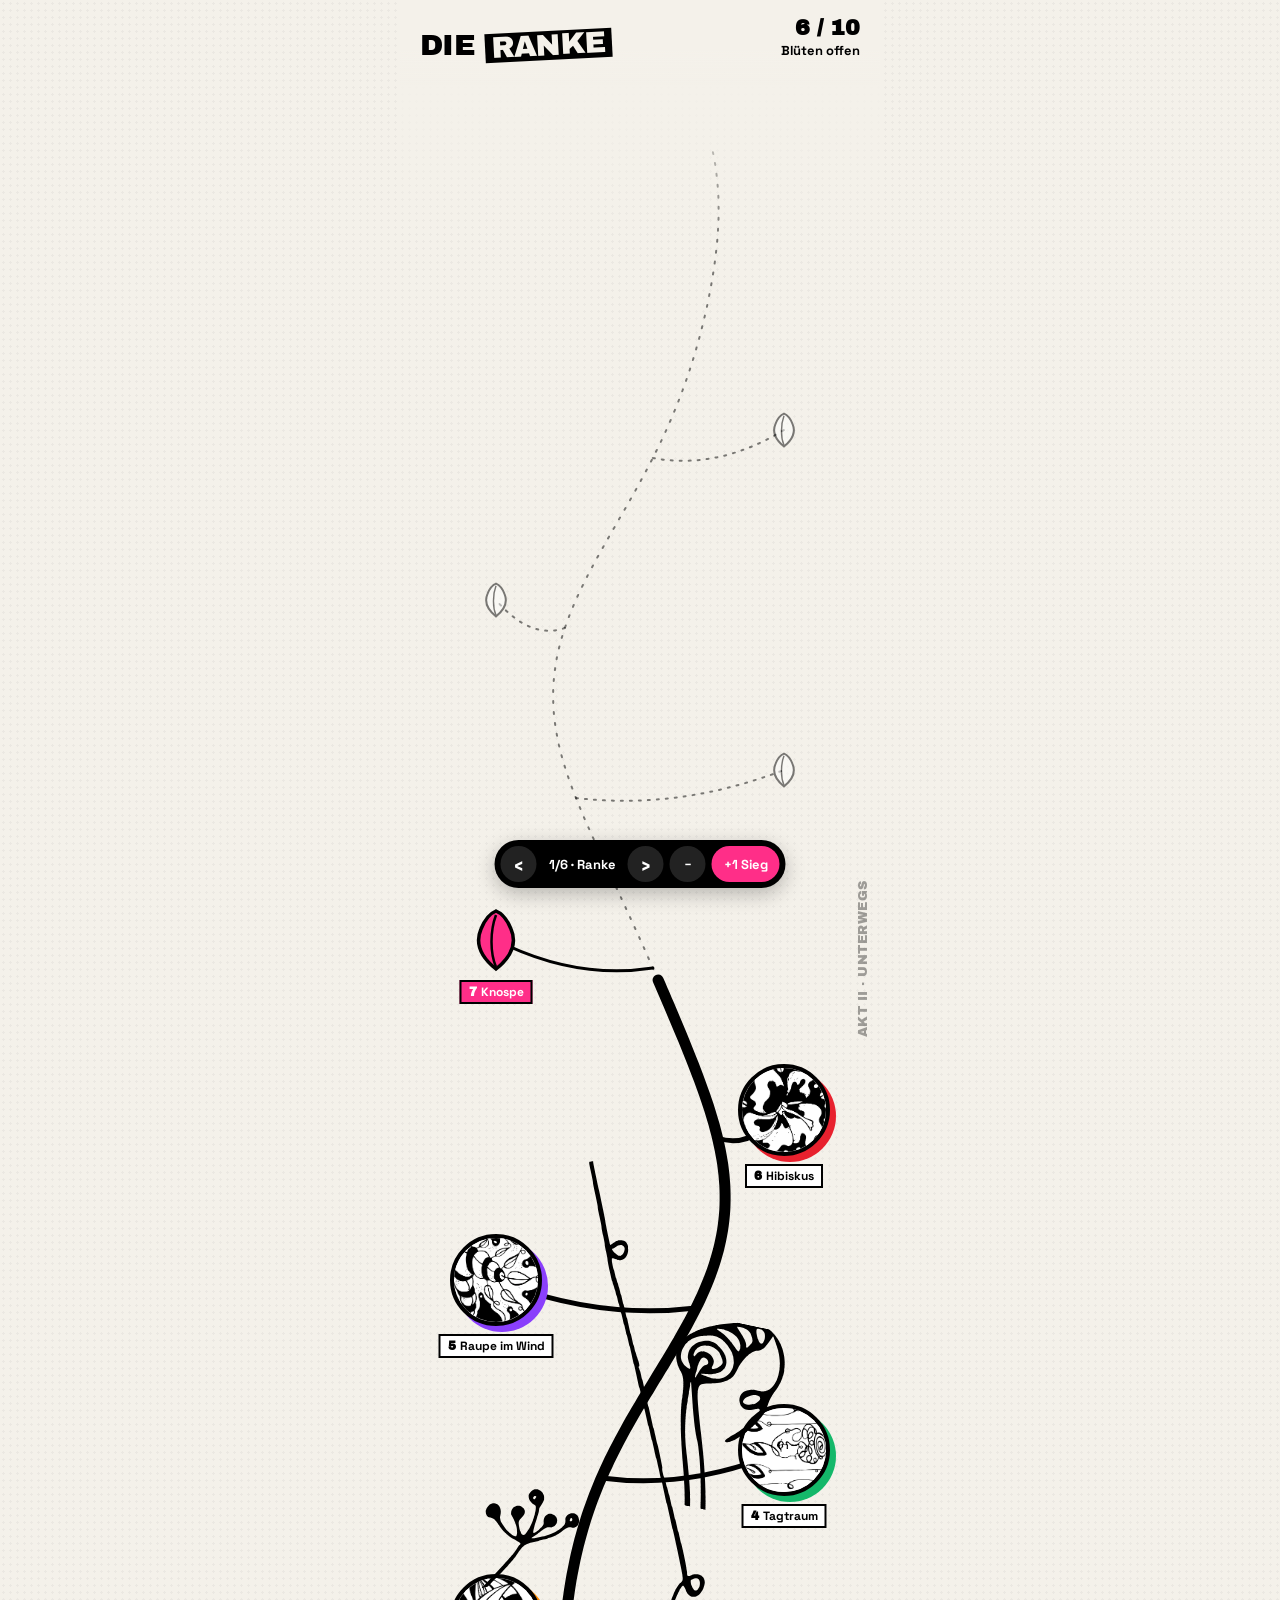
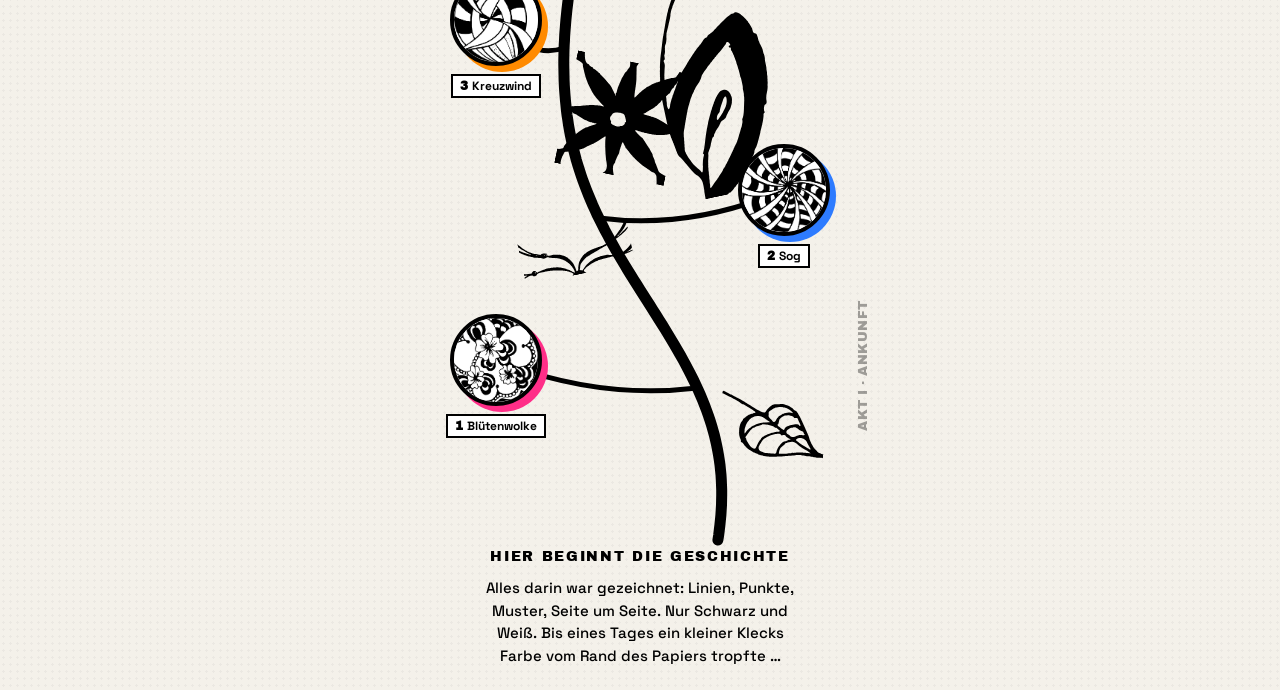
<file: proto/pfad-1-ranke.html>
<!DOCTYPE html>
<html lang="de">
<head>
<meta charset="utf-8">
<meta name="viewport" content="width=device-width,initial-scale=1,viewport-fit=cover">
<meta name="theme-color" content="#F4F1EA">
<title>Pfad-Entwurf 1 · Ranke</title>
<link rel="stylesheet" href="proto.css">
<style>
/* Idee: Der Pfad ist eine Pflanze. Jeder Sieg lässt die Ranke weiterwachsen,
   jedes Bild ist eine Blüte, die nächste Station eine Knospe. */
body{background:#F4F1EA;background-image:radial-gradient(rgba(0,0,0,.035) 1px,transparent 1.2px);background-size:7px 7px}
header{position:fixed;top:0;left:50%;transform:translateX(-50%);width:100%;max-width:480px;z-index:20;padding:calc(14px + env(safe-area-inset-top)) 20px 26px;
  background:linear-gradient(#F4F1EA 60%,rgba(244,241,234,0));display:flex;justify-content:space-between;align-items:flex-end;pointer-events:none}
header .h{font-size:30px}
header .h em{font-style:normal;display:inline-block;background:#000;color:#F4F1EA;padding:0 6px;transform:rotate(-3deg)}
header .cnt{font-weight:700;font-size:13px;text-align:right;line-height:1.3}
header .cnt b{font-family:'Archivo Black';font-size:22px;display:block}
.world{position:relative;width:100%}
.world svg{position:absolute;left:0;top:0;overflow:visible}
.stem-grow{transition:stroke-dashoffset 1.4s cubic-bezier(.5,0,.2,1)}
.st{position:absolute;transform:translate(-50%,-50%);border:0;background:none;padding:0}
.st.open{width:92px;height:92px;border-radius:50%;border:4px solid #000;overflow:hidden;box-shadow:6px 6px 0 var(--c);background:#fff;transition:transform .5s cubic-bezier(.2,1.6,.4,1)}
.st.open img{width:100%;height:100%;object-fit:cover;display:block}
.st.open.bloom{animation:bloom .8s cubic-bezier(.2,1.6,.4,1) both}
@keyframes bloom{0%{transform:translate(-50%,-50%) scale(.1) rotate(-40deg)}100%{transform:translate(-50%,-50%) scale(1)}}
.tag{position:absolute;transform:translate(-50%,0);font-weight:700;font-size:12px;background:#fff;border:2px solid #000;padding:2px 7px;white-space:nowrap}
.tag b{font-family:'Archivo Black';margin-right:4px}
.bud{width:46px;height:62px}
.bud svg{position:static;width:100%;height:100%;overflow:visible}
.bud.next svg{animation:sway 2.4s ease-in-out infinite;transform-origin:50% 100%}
@keyframes sway{50%{transform:rotate(7deg) scale(1.08)}}
.bud.locked{width:26px;height:36px;opacity:.5}
.shoot{position:absolute;pointer-events:none;transform-origin:var(--ox) 50%;animation:grow 1s .9s cubic-bezier(.2,1.4,.4,1) both}
@keyframes grow{from{transform:scale(0) rotate(var(--r))}to{transform:scale(1) rotate(var(--r))}}
.act{position:absolute;font-family:'Archivo Black';font-size:13px;text-transform:uppercase;letter-spacing:.04em;writing-mode:vertical-rl;transform:rotate(180deg);opacity:.35}
.ground{position:absolute;left:0;right:0;padding:0 28px;text-align:center}
.ground p{font-size:15px;line-height:1.5;max-width:330px;margin:14px auto 0}
.ground .h{font-size:14px;letter-spacing:.12em}
.fog{position:absolute;left:0;right:0;height:240px;background:linear-gradient(#F4F1EA 30%,rgba(244,241,234,0));pointer-events:none}
</style>
</head>
<body>
<header><div class="h">Die <em>Ranke</em></div><div class="cnt"><b id="cnt"></b>Blüten offen</div></header>
<main class="world" id="world"></main>
<script src="../content.js?v=223"></script>
<script src="proto.js"></script>
<script>
const W=Math.min(innerWidth,480),GAP=170,BOT=330,H=BOT+GAP*N+260;
const sx=y=>W/2+Math.sin(y/150)*W*.17+Math.sin(y/61)*6;
const yOf=i=>H-BOT-i*GAP;
let firstGrow=true;
function stemD(y0,y1){let d='';for(let y=y0;y>=y1;y-=5)d+=(d?'L':'M')+sx(y).toFixed(1)+' '+y;return d}
function render(newBloom){
  const w=$('#world');w.style.height=H+'px';
  const yTip=yOf(U)+40;
  let svg='<svg width="'+W+'" height="'+H+'" aria-hidden="true">';
  // zukünftige Ranke: fein gestrichelt, wie Bleistift-Vorzeichnung
  svg+='<path d="'+stemD(H-150,150)+'" fill="none" stroke="#000" stroke-width="2" stroke-dasharray="2 9" stroke-linecap="round" opacity=".5"/>';
  // gewachsene Ranke
  svg+='<path id="grow" class="stem-grow" d="'+stemD(H-150,yTip)+'" fill="none" stroke="#000" stroke-width="11" stroke-linecap="round"/>';
  // Zweige zu den Stationen
  for(let i=0;i<N;i++){const y=yOf(i),side=i%2?1:-1,x0=sx(y+28),x1=W/2+side*W*.3;
    svg+='<path d="M'+x0+' '+(y+28)+'Q'+((x0+x1)/2)+' '+(y+40)+' '+x1+' '+y+'" fill="none" stroke="#000" stroke-width="'+(i<U?5:i===U?3:2)+'" stroke-linecap="round"'+(i>U?' stroke-dasharray="2 7" opacity=".5"':'')+'/>';}
  svg+='</svg>';
  let h=svg;
  // Startboden mit Prolog
  h+='<div class="ground" style="top:'+(H-140)+'px"><div class="h">Hier beginnt die Geschichte</div><p>'+PROLOG.split('. ').slice(-2).join('. ')+'</p></div>';
  // Akt-Beschriftung am Rand
  C.journey.acts.forEach(a=>{if(a.from<=N)h+='<div class="act" style="top:'+(yOf(a.from-1)-60)+'px;'+(a.from%2?'right':'left')+':10px">'+a.title.de+'</div>'});
  for(let i=0;i<N;i++){const y=yOf(i),side=i%2?1:-1,x=W/2+side*W*.3;
    if(i<U){h+='<button class="st open'+(newBloom===i?' bloom':'')+'" data-i="'+i+'" style="left:'+x+'px;top:'+y+'px;--c:'+col(i)+'" aria-label="'+T(i)+'"><img src="'+IM(i)+'" alt=""></button>';
      h+='<div class="tag" style="left:'+x+'px;top:'+(y+54)+'px"><b>'+(i+1)+'</b>'+T(i)+'</div>';
      // Seitentrieb aus den Zeichnungen, gegenüber der Blüte
      const d=DEKO[i%DEKO.length],ys=y+GAP/2,xs=sx(ys),sz=112;
      h+='<img class="shoot" src="'+d+'" alt="" style="width:'+sz+'px;left:'+(side>0?xs-sz:xs)+'px;top:'+(ys-sz/2)+'px;--ox:'+(side>0?'100%':'0')+';--r:'+(side>0?'-12deg':'12deg')+'">';}
    else{const nx=i===U;h+='<button class="st bud '+(nx?'next':'locked')+'" data-i="'+i+'" style="left:'+x+'px;top:'+y+'px" aria-label="Station '+(i+1)+'"><svg viewBox="0 0 46 62"><path d="M23 60C8 48 2 34 8 20 12 10 18 4 23 2c5 2 11 8 15 18 6 14 0 28-15 40z" fill="'+(nx?'#FF2E88':'#fff')+'" stroke="#000" stroke-width="3.5"/><path d="M23 58C17 44 17 22 23 6" fill="none" stroke="#000" stroke-width="2.5"/></svg></button>';
      if(nx)h+='<div class="tag" style="left:'+x+'px;top:'+(y+40)+'px;background:#FF2E88;color:#fff"><b>'+(i+1)+'</b>Knospe</div>';}}
  h+='<div class="fog" style="top:0"></div>';
  w.innerHTML=h;
  $('#cnt').textContent=U+' / '+N;
  w.querySelectorAll('.st').forEach(b=>b.onclick=()=>sheet(+b.dataset.i));
  // Wachstum animieren
  const g=$('#grow'),L=g.getTotalLength();g.style.strokeDasharray=L;
  const from=firstGrow?L:Math.min(L,GAP+40);g.style.transition='none';g.style.strokeDashoffset=from;g.getBoundingClientRect();
  g.style.transition='';g.style.strokeDashoffset=0;firstGrow=false;
}
function centerOn(i,smooth){scrollTo({top:yOf(i)-innerHeight*.5,behavior:smooth?'smooth':'auto'})}
window.onProgress=d=>{render(d>0?U-1:null);centerOn(U,true)};
chrome(0);render();centerOn(U);
</script>
</body>
</html>
</file>
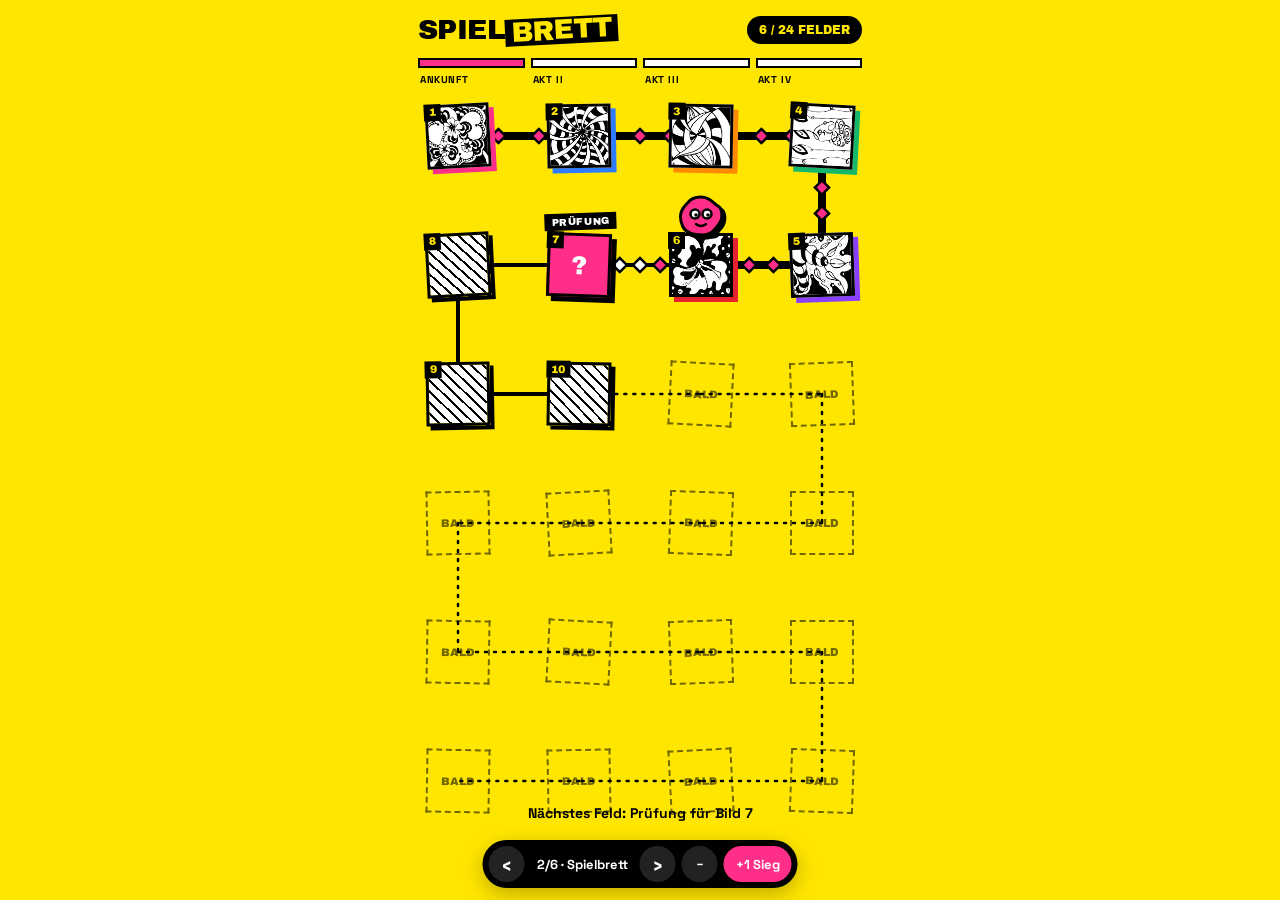
<file: proto/pfad-2-brett.html>
<!DOCTYPE html>
<html lang="de">
<head>
<meta charset="utf-8">
<meta name="viewport" content="width=device-width,initial-scale=1,viewport-fit=cover">
<meta name="theme-color" content="#FFE600">
<title>Pfad-Entwurf 2 · Spielbrett</title>
<link rel="stylesheet" href="proto.css">
<style>
/* Idee: Alles auf einen Blick, wie ein Brettspiel. Kein Scrollen.
   Alle 24 Felder sind sichtbar, der Klecks ist die Spielfigur und hüpft weiter. */
body{background:#FFE600;height:100%;overflow:hidden}
.wrap{height:100svh;display:flex;flex-direction:column;padding:calc(16px + env(safe-area-inset-top)) 18px calc(78px + env(safe-area-inset-bottom))}
.top{display:flex;justify-content:space-between;align-items:center;gap:12px}
.top .h{font-size:28px}
.top .h span{display:inline-block;background:#000;color:#FFE600;padding:0 6px;transform:rotate(-3deg)}
.chip{font-family:'Archivo Black';font-size:12px;text-transform:uppercase;background:#000;color:#FFE600;border-radius:999px;padding:7px 12px;white-space:nowrap}
.acts{display:flex;gap:6px;margin:14px 0 4px}
.acts i{flex:1;height:10px;border:2.5px solid #000;background:#fff;position:relative;font-style:normal}
.acts i.on{background:var(--a)}
.acts i b{position:absolute;top:13px;left:0;font-size:10px;font-weight:700;letter-spacing:.06em;text-transform:uppercase;white-space:nowrap}
.board{flex:1;position:relative;margin-top:22px;min-height:0}
.board svg{position:absolute;inset:0;width:100%;height:100%;overflow:visible}
.f{position:absolute;transform:translate(-50%,-50%) rotate(var(--r));border:3.5px solid #000;background:#fff;box-shadow:5px 5px 0 #000;padding:0;display:grid;place-items:center;font-family:'Archivo Black';overflow:visible}
.f img{width:100%;height:100%;object-fit:cover;display:block}
.f.open{box-shadow:5px 5px 0 var(--c)}
.f.next{background:#FF2E88;color:#fff;font-size:26px;animation:pulse 1.2s ease-in-out infinite}
@keyframes pulse{50%{transform:translate(-50%,-50%) rotate(var(--r)) scale(1.08)}}
.f.lock{background:repeating-linear-gradient(45deg,#fff 0 6px,#000 6px 8px);box-shadow:4px 4px 0 #000}
.f.soon{background:transparent;border:2.5px dashed #000;box-shadow:none;font-size:11px;opacity:.55}
.f .n{position:absolute;left:-4px;top:-4px;background:#000;color:#FFE600;font-size:11px;line-height:1;padding:3px 5px}
.f .flag{position:absolute;bottom:calc(100% + 6px);left:50%;transform:translateX(-50%) rotate(-4deg);background:#000;color:#fff;font-size:10px;letter-spacing:.06em;padding:3px 7px;white-space:nowrap}
.pawn{position:absolute;width:46px;height:46px;z-index:5;pointer-events:none;transition:left .55s cubic-bezier(.4,0,.2,1),top .55s cubic-bezier(.4,0,.2,1)}
.pawn svg{width:100%;height:100%;display:block;filter:drop-shadow(3px 3px 0 #000)}
.pawn.hop svg{animation:hop .55s ease-in-out}
@keyframes hop{40%{transform:translateY(-34px) rotate(-10deg) scale(1.1,.9)}75%{transform:translateY(0) scale(1.2,.8)}}
.info{font-weight:700;font-size:14px;text-align:center;margin-top:10px}
</style>
</head>
<body>
<div class="wrap">
  <div class="top"><div class="h">Spiel<span>brett</span></div><div class="chip" id="chip"></div></div>
  <div class="acts" id="acts"></div>
  <div class="board" id="board"></div>
  <p class="info" id="info"></p>
</div>
<script src="../content.js?v=223"></script>
<script src="proto.js"></script>
<script>
const TOTAL=24,COLS=4,ROWS=6,NEED=[2,3,3,4,4,5,5,6];
const ACOL=['#FF2E88','#2D7BFF','#14B86A','#FF8A00'];
let pos=[];
function layout(){const b=$('#board'),w=b.clientWidth,h=b.clientHeight;
  const fs=Math.min(64,(w-30)/COLS-26,(h-10)/ROWS-24);pos=[];
  for(let k=0;k<TOTAL;k++){const r=Math.floor(k/COLS),c=r%2?COLS-1-(k%COLS):k%COLS;
    pos.push([fs/2+8+c*(w-fs-16)/(COLS-1),fs/2+10+r*(h-fs-20)/(ROWS-1)])}
  return fs}
function render(hop){
  const b=$('#board'),fs=layout();let s='<svg aria-hidden="true">';
  // Verbindungen mit Siegen dazwischen (kleine Rauten = Runden bis zum nächsten Bild)
  for(let k=1;k<TOTAL;k++){const [x0,y0]=pos[k-1],[x1,y1]=pos[k],done=k<U,cur=k===U,real=k<N;
    s+='<line x1="'+x0+'" y1="'+y0+'" x2="'+x1+'" y2="'+y1+'" stroke="#000" stroke-width="'+(done?8:real?4:2.5)+'" '+(real?'':'stroke-dasharray="2 7" ')+'stroke-linecap="round"/>';
    if(real&&(done||cur)){const n=NEED[Math.min(k-1,NEED.length-1)],filled=done?n:Math.min(n-1,2);
      for(let j=0;j<n;j++){const t=(j+1)/(n+1),x=x0+(x1-x0)*t,y=y0+(y1-y0)*t;
        s+='<rect x="'+(x-5)+'" y="'+(y-5)+'" width="10" height="10" transform="rotate(45 '+x+' '+y+')" fill="'+(j<filled?'#FF2E88':'#fff')+'" stroke="#000" stroke-width="2.5"/>'}}}
  s+='</svg>';
  for(let k=0;k<TOTAL;k++){const [x,y]=pos[k],r=((k*37)%7-3)+'deg',st='left:'+x+'px;top:'+y+'px;width:'+fs+'px;height:'+fs+'px;--r:'+r;
    if(k<U)s+='<button class="f open" data-i="'+k+'" style="'+st+';--c:'+col(k)+'" aria-label="'+T(k)+'"><img src="'+IM(k)+'" alt=""><span class="n">'+(k+1)+'</span></button>';
    else if(k===U&&k<N)s+='<button class="f next" data-i="'+k+'" style="'+st+'">?<span class="flag">PRÜFUNG</span><span class="n">'+(k+1)+'</span></button>';
    else if(k<N)s+='<button class="f lock" data-i="'+k+'" style="'+st+'" aria-label="Station '+(k+1)+'"><span class="n">'+(k+1)+'</span></button>';
    else s+='<div class="f soon" style="'+st+'">BALD</div>'}
  const pk=Math.min(U-1,N-1);
  s+='<div class="pawn" id="pawn" style="left:'+(pos[hop?pk-1:pk][0]-23)+'px;top:'+(pos[hop?pk-1:pk][1]-fs/2-40)+'px"><svg viewBox="0 0 46 46"><path d="M23 4c9 0 12 6 17 9s5 13 1 18-7 11-16 11S8 40 5 34 1 20 6 14 14 4 23 4z" fill="#FF2E88" stroke="#000" stroke-width="3"/><circle cx="17" cy="21" r="4.5" fill="#fff" stroke="#000" stroke-width="2.5"/><circle cx="29" cy="21" r="4.5" fill="#fff" stroke="#000" stroke-width="2.5"/><circle cx="18" cy="22" r="1.8"/><circle cx="30" cy="22" r="1.8"/><path d="M18 31q5 4 10 0" fill="none" stroke="#000" stroke-width="2.5" stroke-linecap="round"/></svg></div>';
  b.innerHTML=s;
  b.querySelectorAll('button.f').forEach(x=>x.onclick=()=>sheet(+x.dataset.i));
  if(hop)requestAnimationFrame(()=>requestAnimationFrame(()=>{const p=$('#pawn');p.classList.add('hop');p.style.left=(pos[pk][0]-23)+'px';p.style.top=(pos[pk][1]-fs/2-40)+'px'}));
  // Akte als Fortschrittsbalken
  $('#acts').innerHTML=C.journey.acts.map((a,i)=>'<i class="'+(U>=a.from?'on':'')+'" style="--a:'+ACOL[i]+'"><b>'+(U>=a.from?a.title.de.split('·')[1]:'Akt '+['I','II','III','IV'][i])+'</b></i>').join('');
  $('#chip').textContent=U+' / '+TOTAL+' Felder';
  $('#info').textContent=U<N?'Nächstes Feld: Prüfung für Bild '+(U+1):'Alle Bilder dieses Kapitels gefunden';
}
window.onProgress=d=>render(d>0);
addEventListener('resize',()=>render());
chrome(1);render();
</script>
</body>
</html>
</file>
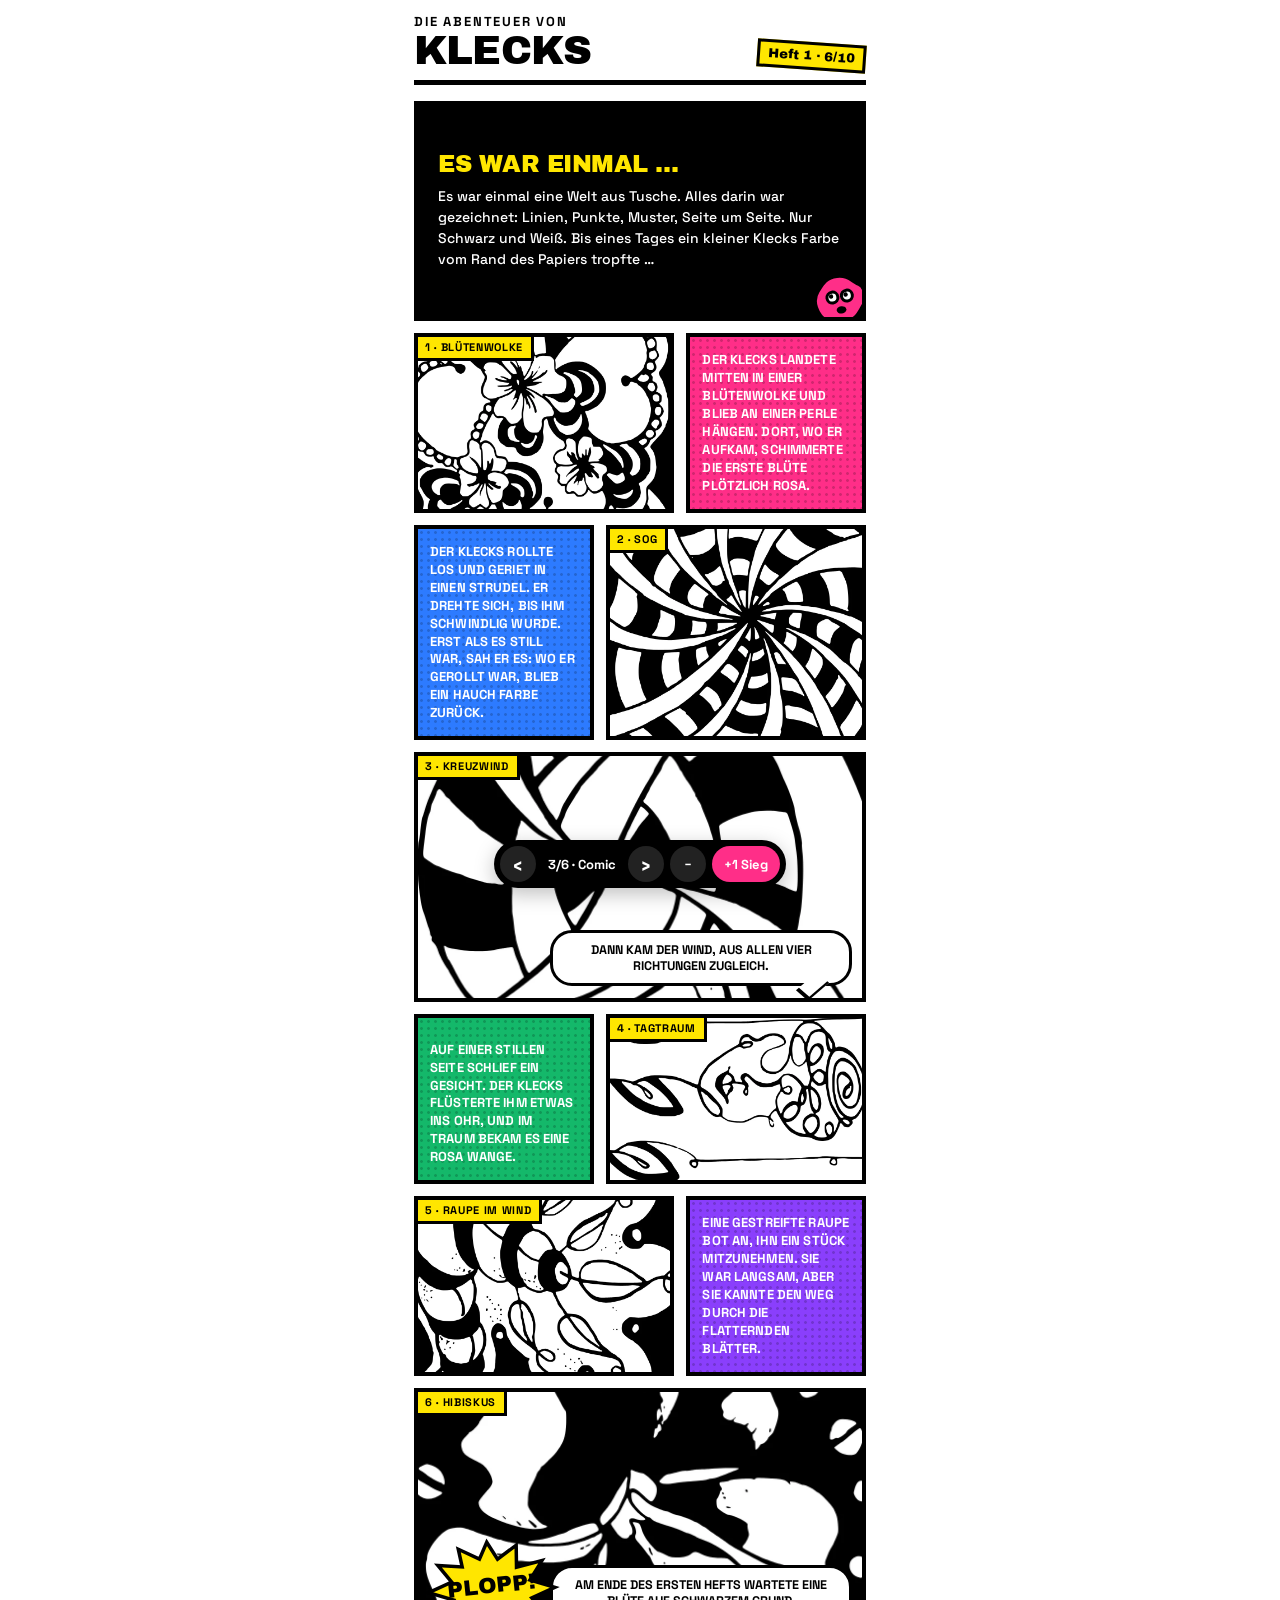
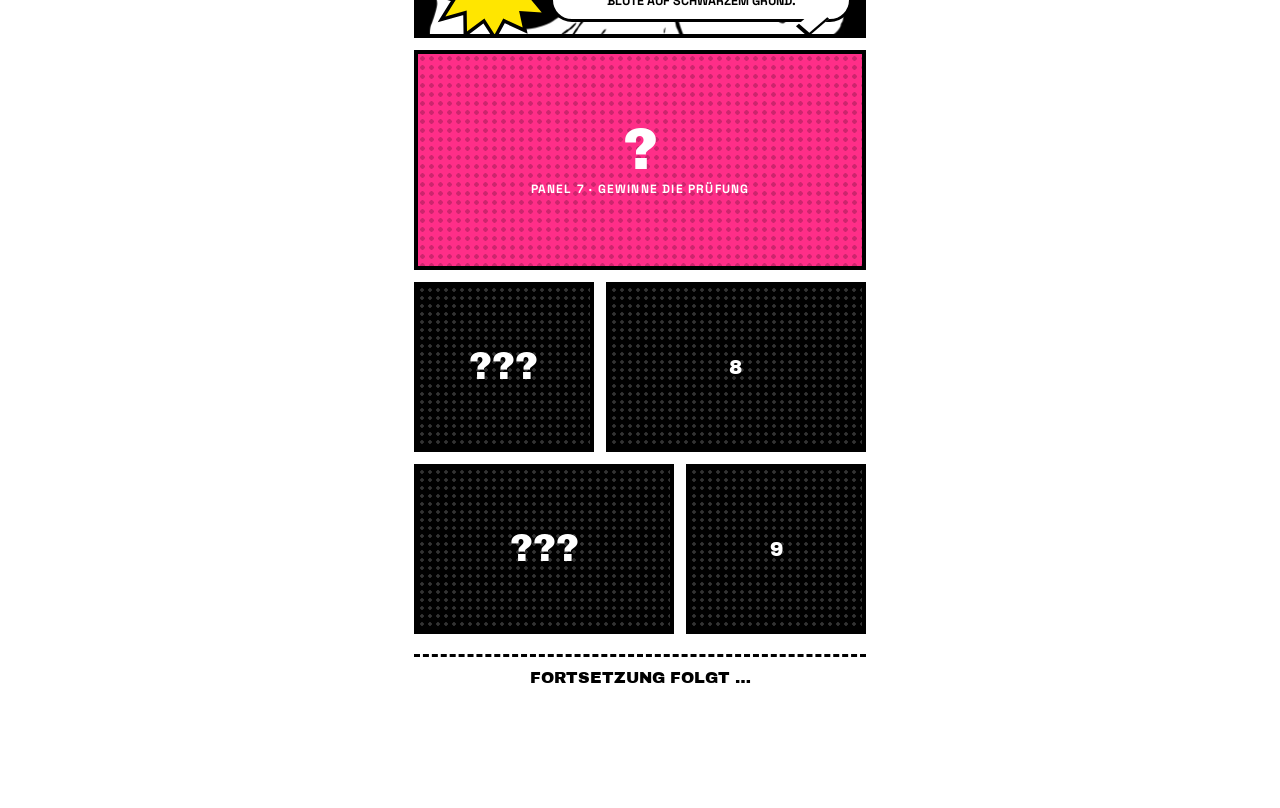
<file: proto/pfad-3-comic.html>
<!DOCTYPE html>
<html lang="de">
<head>
<meta charset="utf-8">
<meta name="viewport" content="width=device-width,initial-scale=1,viewport-fit=cover">
<meta name="theme-color" content="#ffffff">
<title>Pfad-Entwurf 3 · Comic</title>
<link rel="stylesheet" href="proto.css">
<style>
/* Idee: Der Fortschritt ist ein Comicheft. Jedes gewonnene Bild ist ein Panel,
   die Geschichte steht in Erzählkästen und Sprechblasen. Man liest sich nach unten. */
body{background:#fff}
.page{padding:calc(16px + env(safe-area-inset-top)) 14px calc(110px + env(safe-area-inset-bottom));display:flex;flex-direction:column;gap:12px}
.cover{display:flex;justify-content:space-between;align-items:flex-end;border-bottom:5px solid #000;padding-bottom:10px;margin-bottom:4px}
.cover .h{font-size:40px}
.cover .h small{display:block;font-size:13px;letter-spacing:.14em;margin-bottom:4px;font-family:'Space Grotesk';font-weight:700}
.cover .issue{border:3px solid #000;padding:4px 8px;font-family:'Archivo Black';font-size:13px;transform:rotate(4deg);background:#FFE600}
.row{display:grid;gap:12px;grid-template-columns:1.45fr 1fr}
.row.flip{grid-template-columns:1fr 1.45fr}
.row.flip .art{order:2}
.p{position:relative;border:4px solid #000;overflow:hidden;background:#fff;min-height:170px}
.p.full{min-height:220px}
.art{padding:0;cursor:pointer}
.art img{position:absolute;inset:0;width:100%;height:100%;object-fit:cover}
.cap{position:absolute;left:-4px;top:-4px;background:#FFE600;border:3px solid #000;font-weight:700;font-size:11px;letter-spacing:.06em;text-transform:uppercase;padding:4px 8px;z-index:2}
.txt{background:var(--c);color:#fff;padding:14px 12px;display:flex;align-items:flex-end;font-weight:700;font-size:13px;line-height:1.38;text-transform:uppercase;letter-spacing:.01em}
.txt.light{color:#000}
.txt::before{content:'';position:absolute;inset:0;background:radial-gradient(rgba(0,0,0,.18) 1.2px,transparent 1.6px) 0 0/7px 7px;pointer-events:none}
.txt span{position:relative}
.bubble{position:absolute;right:10px;bottom:12px;max-width:68%;background:#fff;border:3px solid #000;border-radius:22px;padding:9px 12px;font-weight:700;font-size:12.5px;line-height:1.3;text-transform:uppercase;z-index:2}
.bubble::after{content:'';position:absolute;right:26px;bottom:-14px;width:18px;height:18px;background:#fff;border-right:3px solid #000;border-bottom:3px solid #000;transform:skewX(-30deg) rotate(30deg)}
.klecks{position:absolute;right:-6px;bottom:-10px;width:56px;z-index:3;transform:rotate(-8deg)}
.boom{position:absolute;left:8px;bottom:8px;z-index:3;width:130px;height:86px;animation:boom .7s cubic-bezier(.2,1.8,.4,1) .2s both}
.boom svg{width:100%;height:100%;overflow:visible}
@keyframes boom{from{transform:scale(0) rotate(-30deg)}to{transform:scale(1) rotate(-6deg)}}
.dark{background:#000;color:#fff;display:flex;flex-direction:column;justify-content:center;padding:22px 20px;gap:10px}
.dark .h{font-size:24px;color:#FFE600}
.dark p{font-size:14px;line-height:1.5}
.lock{background:#000;display:grid;place-items:center;color:#fff;font-family:'Archivo Black';font-size:38px}
.lock::before{content:'';position:absolute;inset:0;background:radial-gradient(#333 1.5px,transparent 2px) 0 0/8px 8px}
.lock span{position:relative}
.next{background:#FF2E88;display:grid;place-items:center;color:#fff;cursor:pointer;text-align:center}
.next::before{content:'';position:absolute;inset:0;background:radial-gradient(rgba(0,0,0,.2) 2px,transparent 2.5px) 0 0/9px 9px}
.next div{position:relative}
.next .h{font-size:58px}
.next small{display:block;font-weight:700;font-size:12px;letter-spacing:.1em;margin-top:4px}
.tbc{text-align:center;font-family:'Archivo Black';font-size:16px;text-transform:uppercase;padding:12px 0;border-top:3px dashed #000;margin-top:8px}
.new{animation:panelIn .7s cubic-bezier(.2,1.4,.4,1) both}
@keyframes panelIn{from{transform:translateY(30px) rotate(-3deg);opacity:0}}
</style>
</head>
<body>
<main class="page" id="page"></main>
<script src="../content.js?v=223"></script>
<script src="proto.js"></script>
<script>
const KLECKS='<svg class="klecks" viewBox="0 0 46 46" aria-hidden="true"><path d="M23 4c9 0 12 6 17 9s5 13 1 18-7 11-16 11S8 40 5 34 1 20 6 14 14 4 23 4z" fill="#FF2E88" stroke="#000" stroke-width="3"/><circle cx="17" cy="21" r="4.5" fill="#fff" stroke="#000" stroke-width="2.5"/><circle cx="29" cy="21" r="4.5" fill="#fff" stroke="#000" stroke-width="2.5"/><circle cx="16" cy="20" r="1.8"/><circle cx="28" cy="20" r="1.8"/><ellipse cx="23" cy="32" rx="4" ry="3" fill="#000"/></svg>';
const BOOM=w=>'<div class="boom"><svg viewBox="0 0 130 86"><path d="M65 2l9 18 20-12-2 22 26-4-14 18 24 10-24 8 12 18-24-4 2 18-20-12-11 16-9-18-20 12 2-22-24 4 14-18L2 46l24-8L14 20l24 4-2-18 20 12z" fill="#FFE600" stroke="#000" stroke-width="3.5"/><text x="65" y="53" text-anchor="middle" font-family="Archivo Black" font-size="22">'+w+'</text></svg></div>';
const WORDS=['PLOPP!','SPLASH!','WUSCH!','TATAA!','KLECKS!'];
const first=s=>s.split(/(?<=[.!?])\s/)[0];
function render(isNew){
  let h='<div class="cover"><div class="h"><small>Die Abenteuer von</small>Klecks</div><div class="issue">Heft 1 · '+U+'/'+N+'</div></div>';
  h+='<div class="p full dark"><div class="h">Es war einmal …</div><p>'+PROLOG+'</p>'+KLECKS+'</div>';
  for(let i=0;i<N;i++){
    const nw=isNew&&i===U-1?' new':'';
    if(i<U){const splash=i%3===2;
      if(splash){h+='<button class="p full art'+nw+'" data-i="'+i+'" id="s'+i+'" style="min-height:250px"><img src="'+IM(i)+'" alt=""><span class="cap">'+(i+1)+' · '+T(i)+'</span><span class="bubble">'+first(STEP(i))+'</span>'+(i===U-1?BOOM(WORDS[i%5]):'')+'</button>'}
      else{const c=col(i),light=['#FFB800','#FF8A00','#00B3D6'].includes(c);
        h+='<div class="row'+(i%2?' flip':'')+nw+'" id="s'+i+'"><button class="p art" data-i="'+i+'"><img src="'+IM(i)+'" alt=""><span class="cap">'+(i+1)+' · '+T(i)+'</span>'+(i===U-1?BOOM(WORDS[i%5]):'')+'</button><div class="p txt'+(light?' light':'')+'" style="--c:'+c+'"><span>'+STEP(i)+'</span></div></div>'}}
    else if(i===U){h+='<button class="p full next" data-i="'+i+'" id="s'+i+'"><div><div class="h">?</div><small>PANEL '+(i+1)+' · GEWINNE DIE PRÜFUNG</small></div></button>'}
    else{h+='<div class="row'+(i%2?' flip':'')+'"><div class="p lock"><span>???</span></div><div class="p lock" style="font-size:20px"><span>'+(i+1)+'</span></div></div>';if(i>U+1){h+='<div class="tbc">Fortsetzung folgt …</div>';break}}}
  $('#page').innerHTML=h;
  document.querySelectorAll('[data-i]').forEach(b=>b.onclick=()=>sheet(+b.dataset.i));
}
function centerOn(i,smooth){const el=$('#s'+i);if(el)scrollTo({top:el.offsetTop-innerHeight*.35,behavior:smooth?'smooth':'auto'})}
window.onProgress=d=>{render(d>0);centerOn(U-1,true)};
chrome(2);render();centerOn(U-1);
</script>
</body>
</html>
</file>
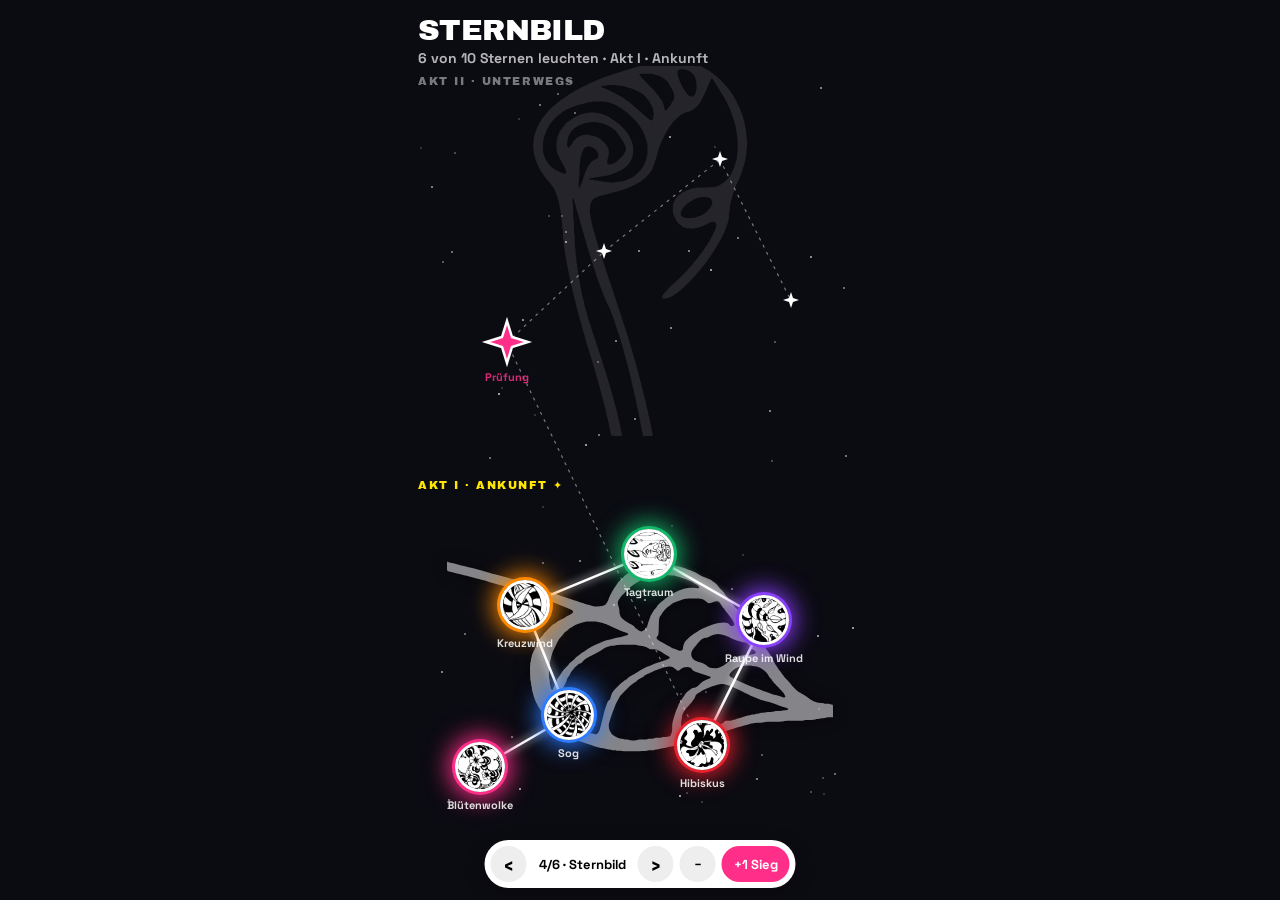
<file: proto/pfad-4-sterne.html>
<!DOCTYPE html>
<html lang="de">
<head>
<meta charset="utf-8">
<meta name="viewport" content="width=device-width,initial-scale=1,viewport-fit=cover">
<meta name="theme-color" content="#0B0B12">
<title>Pfad-Entwurf 4 · Sternbild</title>
<link rel="stylesheet" href="proto.css">
<style>
/* Idee: Jeder Akt ist ein Sternbild. Die Bilder sind Sterne, die Zeichnungen
   sind die Figuren dahinter. Ist ein Akt geschafft, leuchtet seine Figur auf. */
body{background:#0B0B12;color:#fff;height:100%;overflow:hidden}
.wrap{height:100svh;display:flex;flex-direction:column;padding:calc(16px + env(safe-area-inset-top)) 18px calc(78px + env(safe-area-inset-bottom))}
.top .h{font-size:30px;color:#fff}
.top p{font-size:14px;opacity:.7;margin-top:4px;font-weight:700}
.sky{flex:1;position:relative;margin-top:8px;min-height:0}
.sky svg.lines{position:absolute;inset:0;width:100%;height:100%;overflow:visible}
.dust{position:absolute;width:2px;height:2px;border-radius:50%;background:#fff;animation:tw 3s ease-in-out infinite}
@keyframes tw{50%{opacity:.15}}
.fig{position:absolute;filter:invert(1);opacity:.1;transition:opacity 1.2s;pointer-events:none}
.fig.lit{opacity:.5;filter:invert(1) drop-shadow(0 0 8px rgba(0,0,0,.9))}
.zone{position:absolute;font-family:'Archivo Black';font-size:11px;letter-spacing:.14em;text-transform:uppercase;opacity:.45}
.zone.lit{opacity:1;color:#FFE600}
.s{position:absolute;transform:translate(-50%,-50%);border:0;padding:0;background:none}
.s.open{width:50px;height:50px;border-radius:50%;overflow:hidden;border:3px solid #fff;box-shadow:0 0 0 3px var(--c),0 0 24px 6px var(--c)}
.s.open img{width:100%;height:100%;object-fit:cover;display:block;filter:grayscale(1) contrast(1.1)}
.s.open.new{animation:ignite 1s cubic-bezier(.2,1.6,.4,1) .5s both}
@keyframes ignite{from{transform:translate(-50%,-50%) scale(0);box-shadow:0 0 0 3px var(--c),0 0 80px 40px #fff}}
.s.next{width:44px;height:44px;animation:spin 6s linear infinite}
.s.next svg,.s.lock svg{width:100%;height:100%;display:block;overflow:visible}
@keyframes spin{to{transform:translate(-50%,-50%) rotate(360deg)}}
.s.lock{width:16px;height:16px;animation:tw 2.6s ease-in-out infinite}
.lbl{position:absolute;transform:translate(-50%,0);font-size:11px;font-weight:700;white-space:nowrap;opacity:.85;pointer-events:none}
.comet{position:absolute;width:10px;height:10px;border-radius:50%;background:#fff;box-shadow:0 0 16px 6px #fff;z-index:4;pointer-events:none}
</style>
</head>
<body>
<div class="wrap">
  <div class="top"><div class="h">Sternbild</div><p id="sub"></p></div>
  <div class="sky" id="sky"></div>
</div>
<script src="../content.js?v=223"></script>
<script src="proto.js"></script>
<script>
/* Sternpositionen je Akt (Anteil der Fläche). Akt I unten, Akt II oben. */
const ZONES=[{from:0,to:6,y0:.52,y1:1,fig:0,pts:[[.14,.80],[.34,.66],[.24,.36],[.52,.22],[.78,.40],[.64,.74]]},
             {from:6,to:10,y0:0,y1:.46,fig:4,pts:[[.20,.76],[.42,.50],[.68,.24],[.84,.64]]}];
let P=[],prevU=U;
function place(){const sky=$('#sky'),w=sky.clientWidth,h=sky.clientHeight;P=[];
  ZONES.forEach(z=>z.pts.forEach(p=>P.push([p[0]*w,(z.y0+p[1]*(z.y1-z.y0))*h])));return [w,h]}
function render(isNew){
  const sky=$('#sky'),[w,h]=place();let s='';
  // Sternenstaub
  let seed=3;const rnd=()=>(seed=(seed*9301+49297)%233280)/233280;
  for(let k=0;k<70;k++)s+='<i class="dust" style="left:'+(rnd()*w)+'px;top:'+(rnd()*h)+'px;opacity:'+(.2+rnd()*.6)+';animation-delay:'+(rnd()*3)+'s"></i>';
  // Figuren aus den Zeichnungen hinter jedem Akt
  ZONES.forEach((z,k)=>{const done=U>=z.to,zh=(z.y1-z.y0)*h,sz=Math.min(w*.95,zh*1.05);
    s+='<img class="fig'+(done?' lit':'')+'" src="'+DEKO[z.fig]+'" alt="" style="width:'+sz+'px;height:'+sz+'px;object-fit:contain;left:'+((w-sz)/2)+'px;top:'+(z.y0*h+(zh-sz)/2)+'px">';
    s+='<div class="zone'+(done?' lit':'')+'" style="left:0;top:'+(z.y0*h+(k?0:6))+'px">'+C.journey.acts[k].title.de+(done?' ✦':'')+'</div>'});
  // Linien
  s+='<svg class="lines" aria-hidden="true">';
  for(let i=1;i<N;i++){const [x0,y0]=P[i-1],[x1,y1]=P[i],done=i<U;
    s+='<line x1="'+x0+'" y1="'+y0+'" x2="'+x1+'" y2="'+y1+'" stroke="#fff" stroke-width="'+(done?2.5:1.2)+'" '+(done?'style="filter:drop-shadow(0 0 4px #fff)"':'stroke-dasharray="2 6" opacity=".45"')+' stroke-linecap="round"/>'}
  s+='</svg>';
  // Sterne
  const STAR='<svg viewBox="-22 -22 44 44"><path d="M0-21L5-5 21 0 5 5 0 21-5 5-21 0-5-5z" fill="#FF2E88" stroke="#fff" stroke-width="2.5"/></svg>';
  const TWINK='<svg viewBox="-8 -8 16 16"><path d="M0-8L2-2 8 0 2 2 0 8-2 2-8 0-2-2z" fill="#fff"/></svg>';
  for(let i=0;i<N;i++){const [x,y]=P[i];
    if(i<U){s+='<button class="s open'+(isNew&&i===U-1?' new':'')+'" data-i="'+i+'" style="left:'+x+'px;top:'+y+'px;--c:'+col(i)+'" aria-label="'+T(i)+'"><img src="'+IM(i)+'" alt=""></button><div class="lbl" style="left:'+x+'px;top:'+(y+31)+'px">'+T(i)+'</div>'}
    else if(i===U)s+='<button class="s next" data-i="'+i+'" style="left:'+x+'px;top:'+y+'px" aria-label="Nächster Stern">'+STAR+'</button><div class="lbl" style="left:'+x+'px;top:'+(y+28)+'px;color:#FF2E88">Prüfung</div>';
    else s+='<button class="s lock" data-i="'+i+'" style="left:'+x+'px;top:'+y+'px;animation-delay:'+(i*.3)+'s" aria-label="Station '+(i+1)+'">'+TWINK+'</button>'}
  sky.innerHTML=s;
  sky.querySelectorAll('.s').forEach(b=>b.onclick=()=>sheet(+b.dataset.i));
  const z=ZONES.find(z=>U-1<z.to)||ZONES[1];
  $('#sub').textContent=U+' von '+N+' Sternen leuchten · '+C.journey.acts[ZONES.indexOf(z)].title.de;
  // Sternschnuppe vom letzten zum neuen Stern
  if(isNew&&U>1){const c=document.createElement('div');c.className='comet';sky.append(c);
    c.animate([{left:P[U-2][0]-5+'px',top:P[U-2][1]-5+'px'},{left:P[U-1][0]-5+'px',top:P[U-1][1]-5+'px',opacity:0}],{duration:600,easing:'ease-in'}).onfinish=()=>c.remove()}
}
window.onProgress=d=>render(d>0);
addEventListener('resize',()=>render());
chrome(3,true);render();
</script>
</body>
</html>
</file>
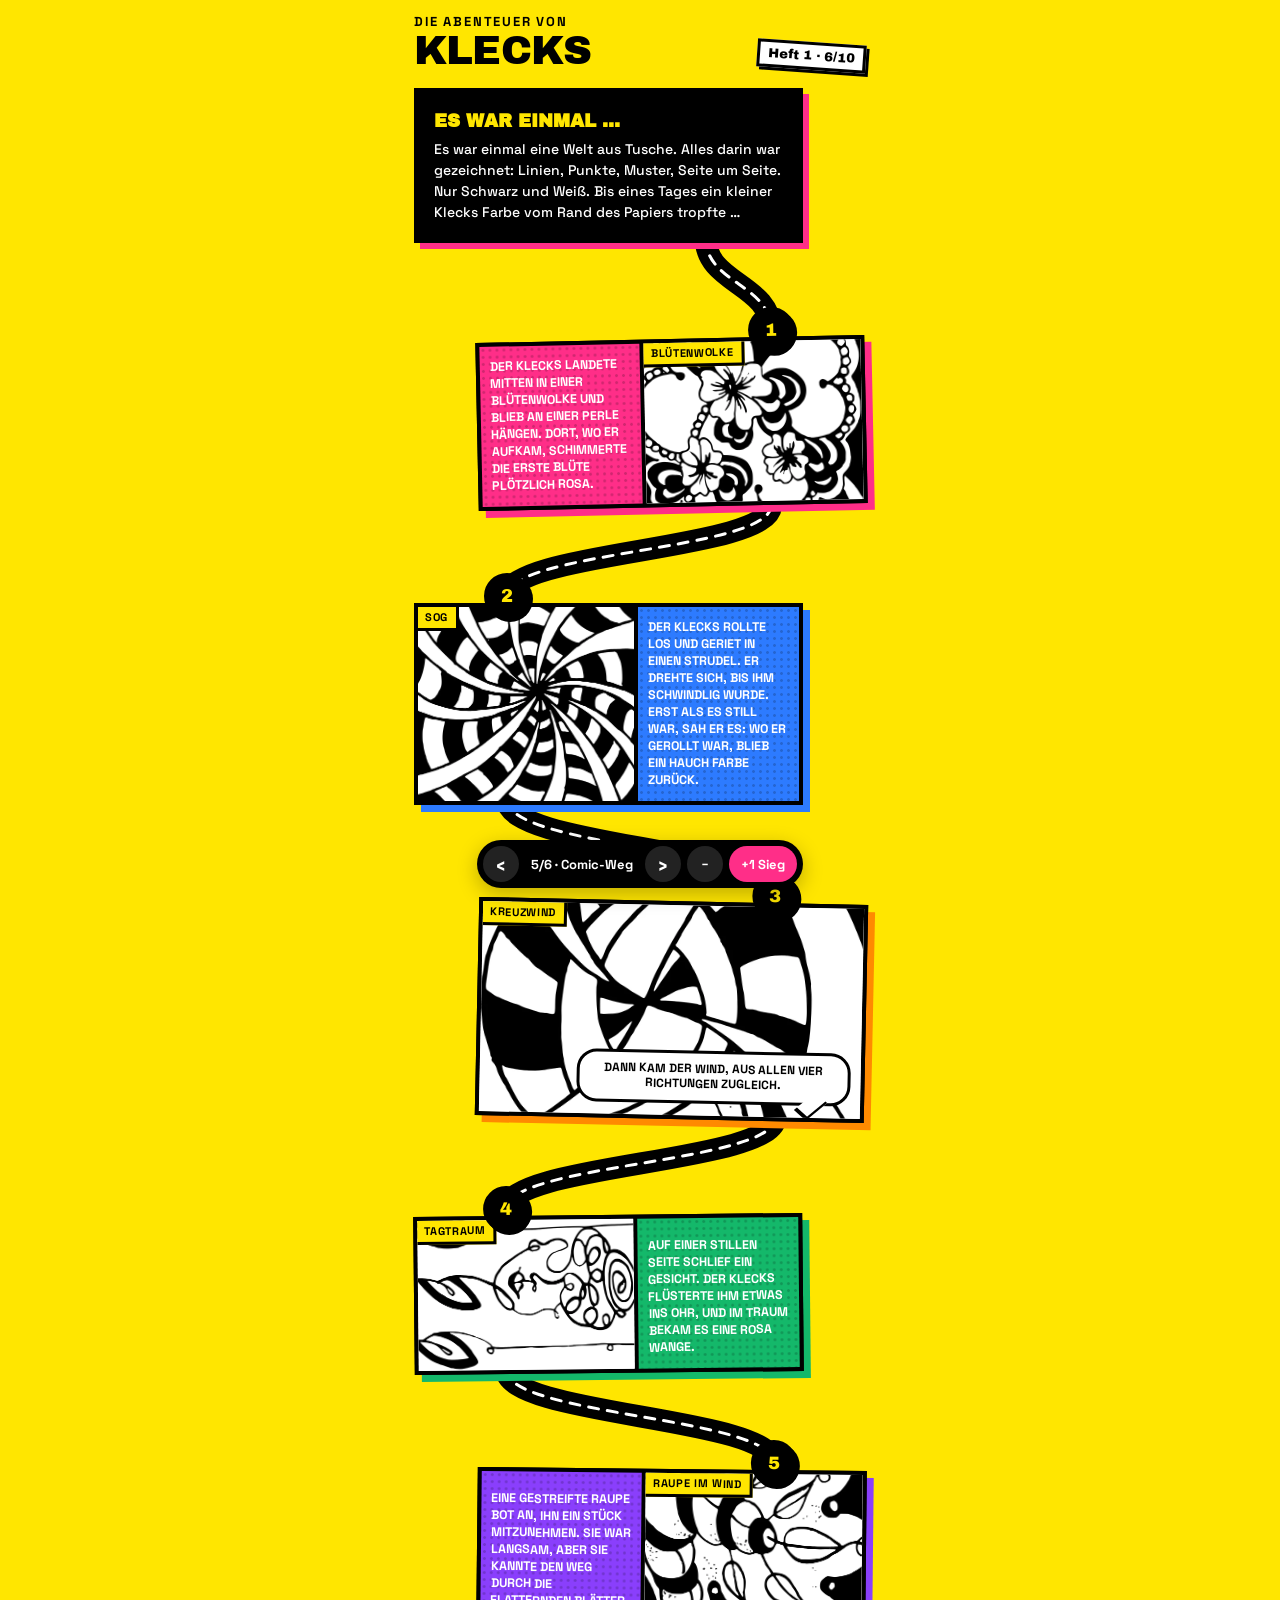
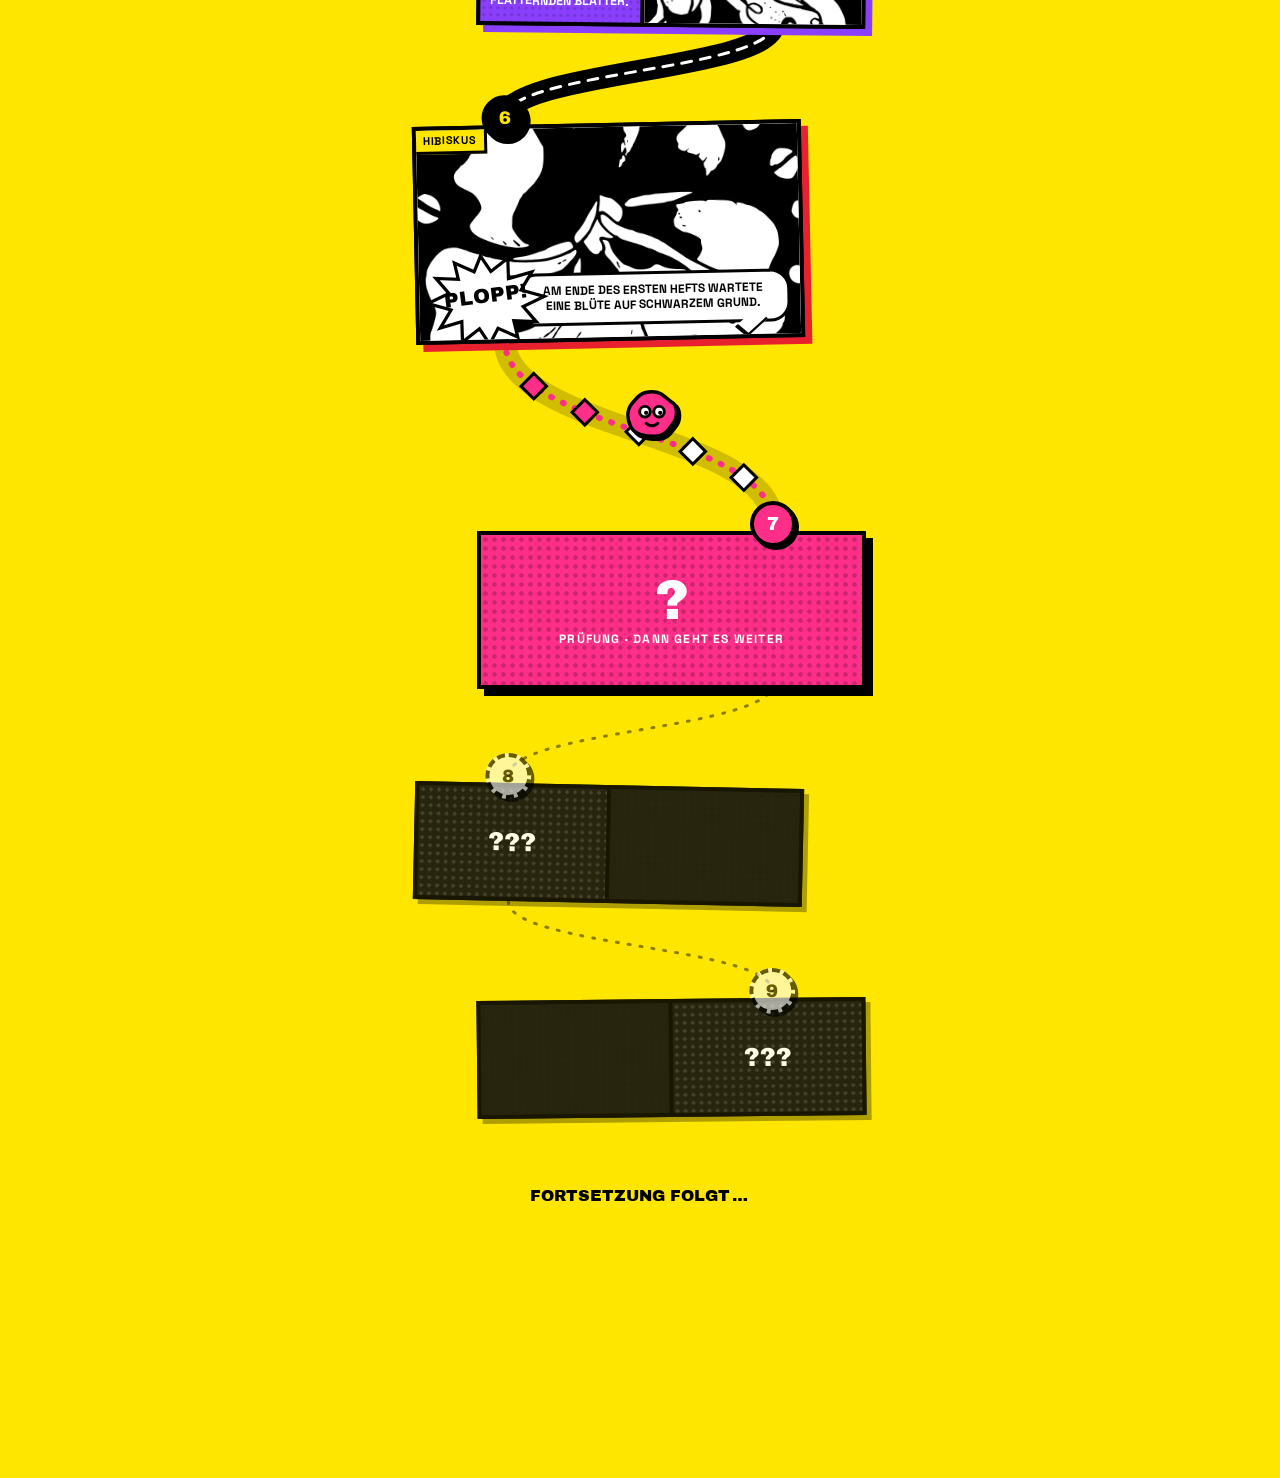
<file: proto/pfad-5-comic-weg.html>
<!DOCTYPE html>
<html lang="de">
<head>
<meta charset="utf-8">
<meta name="viewport" content="width=device-width,initial-scale=1,viewport-fit=cover">
<meta name="theme-color" content="#FFE600">
<title>Pfad-Entwurf 5 · Comic-Weg</title>
<link rel="stylesheet" href="proto.css">
<style>
/* Idee: Comic + klarer Weg. Eine dicke Comic-Straße schlängelt sich von Panel zu Panel.
   Jedes Panel ist eine Station am Weg, mit Nummernschild an der Straße.
   Auf dem Stück zum nächsten „?“ zeigen Rauten die Siege, der Klecks läuft mit. */
body{background:#FFE600}
.page{position:relative;padding:calc(16px + env(safe-area-inset-top)) 14px calc(130px + env(safe-area-inset-bottom))}
.road{position:absolute;left:0;top:0;width:100%;pointer-events:none;overflow:visible;z-index:0}
.cover{position:relative;z-index:1;display:flex;justify-content:space-between;align-items:flex-end;margin-bottom:0}
.cover .h{font-size:40px}
.cover .h small{display:block;font-size:13px;letter-spacing:.14em;margin-bottom:4px;font-family:'Space Grotesk';font-weight:700}
.cover .issue{border:3px solid #000;padding:4px 8px;font-family:'Archivo Black';font-size:13px;transform:rotate(4deg);background:#fff;box-shadow:3px 3px 0 #000}
.prolog{position:relative;z-index:1;background:#000;color:#fff;border:4px solid #000;padding:16px;margin-top:18px;width:86%;font-size:14px;line-height:1.5;box-shadow:6px 6px 0 #FF2E88}
.prolog b{font-family:'Archivo Black';color:#FFE600;display:block;font-size:18px;text-transform:uppercase;margin-bottom:4px}
.stop{position:relative;z-index:1;width:86%;margin-top:96px;transform:rotate(var(--r))}
.stop.r{margin-left:14%}
.strip{display:grid;grid-template-columns:1.35fr 1fr;border:4px solid #000;background:#000;gap:4px;box-shadow:7px 7px 0 var(--c)}
.stop.r .strip{grid-template-columns:1fr 1.35fr}
.stop.r .strip .art{order:2}
.art{position:relative;min-height:150px;border:0;padding:0;background:#fff;overflow:hidden}
.art img{position:absolute;inset:0;width:100%;height:100%;object-fit:cover}
.txt{position:relative;background:var(--c);color:#fff;padding:12px 10px;font-weight:700;font-size:12.5px;line-height:1.36;text-transform:uppercase;display:flex;align-items:flex-end}
.txt.light{color:#000}
.txt::before{content:'';position:absolute;inset:0;background:radial-gradient(rgba(0,0,0,.18) 1.2px,transparent 1.6px) 0 0/7px 7px}
.txt span{position:relative}
.cap{position:absolute;left:-4px;top:-4px;background:#FFE600;border:3px solid #000;font-weight:700;font-size:11px;letter-spacing:.06em;text-transform:uppercase;padding:4px 8px;z-index:2}
.stop.splash .strip{grid-template-columns:1fr}
.splash .art{min-height:210px}
.bubble{position:absolute;right:10px;bottom:12px;max-width:72%;background:#fff;border:3px solid #000;border-radius:20px;padding:8px 11px;font-weight:700;font-size:12px;line-height:1.3;text-transform:uppercase;z-index:2}
.bubble::after{content:'';position:absolute;right:26px;bottom:-14px;width:18px;height:18px;background:#fff;border-right:3px solid #000;border-bottom:3px solid #000;transform:skewX(-30deg) rotate(30deg)}
.sign{position:absolute;top:-30px;width:46px;height:46px;border-radius:50%;background:#fff;border:4px solid #000;display:grid;place-items:center;font-family:'Archivo Black';font-size:18px;z-index:3;box-shadow:3px 3px 0 #000}
.stop .sign{left:18%}.stop.r .sign{left:auto;right:18%}
.done .sign{background:#000;color:#FFE600}
.stop.next{margin-top:190px}
.next .sign{background:#FF2E88;color:#fff;animation:pulse 1.2s ease-in-out infinite}
@keyframes pulse{50%{transform:scale(1.15)}}
.stop.next .strip{grid-template-columns:1fr;background:#FF2E88;box-shadow:7px 7px 0 #000}
.nextin{position:relative;min-height:150px;display:grid;place-items:center;text-align:center;color:#fff;cursor:pointer;border:0;background:#FF2E88;padding:0}
.nextin::before{content:'';position:absolute;inset:0;background:radial-gradient(rgba(0,0,0,.2) 2px,transparent 2.5px) 0 0/9px 9px}
.nextin div{position:relative}.nextin .h{font-size:56px}
.nextin small{display:block;font-weight:700;font-size:12px;letter-spacing:.1em;margin-top:4px}
.stop.lock .strip{grid-template-columns:1fr 1fr;box-shadow:5px 5px 0 rgba(0,0,0,.35);opacity:.9}
.lock .art,.lock .txt{background:#111;min-height:110px}
.lock .art::before{content:'???';position:absolute;inset:0;display:grid;place-items:center;color:#fff;font-family:'Archivo Black';font-size:26px;background:radial-gradient(#333 1.5px,transparent 2px) 0 0/8px 8px}
.lock .sign{background:#fff;color:#000;opacity:.6;border-style:dashed}
.tbc{position:relative;z-index:1;text-align:center;font-family:'Archivo Black';font-size:16px;text-transform:uppercase;margin-top:70px}
.klecks{position:absolute;width:54px;height:54px;z-index:4;pointer-events:none;transform:translate(-50%,-50%)}
.klecks svg{width:100%;height:100%;filter:drop-shadow(3px 3px 0 #000);animation:bob 1.8s ease-in-out infinite}
@keyframes bob{50%{transform:translateY(-7px) rotate(6deg)}}
.boom{position:absolute;left:6px;bottom:6px;z-index:3;width:120px;height:80px;animation:boom .7s cubic-bezier(.2,1.8,.4,1) .3s both}
.boom svg{width:100%;height:100%;overflow:visible}
@keyframes boom{from{transform:scale(0) rotate(-30deg)}to{transform:scale(1) rotate(-6deg)}}
.new{animation:panelIn .7s cubic-bezier(.2,1.4,.4,1) both}
@keyframes panelIn{from{transform:translateY(30px) rotate(-4deg);opacity:0}}
/* ===== Mikroanimationen ===== */
.mo .stop{opacity:0;transform:translateY(34px) rotate(calc(var(--r) + var(--tilt,-4deg))) scale(.96);transition:opacity .45s ease,transform .6s cubic-bezier(.2,1.5,.4,1)}
.mo .stop.r{--tilt:4deg}
.mo .stop.in{opacity:1;transform:rotate(var(--r))}
.mo .stop .sign{transform:scale(0) rotate(-90deg);transition:transform .5s cubic-bezier(.2,1.8,.4,1) .35s}
.mo .stop.in .sign{transform:none}
.mo .stop.next.in .sign{animation:pulse 1.2s ease-in-out 1s infinite}
.mo .cap{transform:translateX(-14px);opacity:0;transition:transform .4s cubic-bezier(.2,1.5,.4,1) .45s,opacity .3s .45s}
.mo .stop.in .cap{transform:none;opacity:1}
.mo .bubble{transform:scale(0);transform-origin:85% 110%;transition:transform .45s cubic-bezier(.2,1.8,.4,1) .7s}
.mo .stop.in .bubble{transform:none}
.mo .txt span{opacity:0;transform:translateY(8px);transition:opacity .4s .5s,transform .4s .5s}
.mo .stop.in .txt span{opacity:1;transform:none}
.mo .art img{transform:scale(1.12);transition:transform 1.6s cubic-bezier(.2,.8,.2,1) .2s}
.mo .stop.in .art img{transform:scale(1)}
.art:active,.nextin:active{transform:translate(3px,3px)}
.stop.done .strip,.stop.next .strip{transition:box-shadow .15s}
.stop.done:active .strip{box-shadow:3px 3px 0 var(--c)}
.nextin .h{display:inline-block;animation:wob 2.4s ease-in-out infinite}
@keyframes wob{0%,100%{transform:rotate(-6deg)}50%{transform:rotate(6deg) scale(1.08)}}
.nextin::before{animation:dots 6s linear infinite}
@keyframes dots{to{background-position:90px 45px}}
#cur{animation:march 1s linear infinite}
@keyframes march{to{stroke-dashoffset:-13}}
.dia{transform-box:fill-box;transform-origin:center;animation:diaIn .45s cubic-bezier(.2,1.8,.4,1) both}
.dia.now{animation:diaIn .45s cubic-bezier(.2,1.8,.4,1) both,diaPulse 1.1s ease-in-out 1s infinite}
@keyframes diaIn{from{transform:scale(0) rotate(-90deg)}}
@keyframes diaPulse{50%{transform:scale(1.25)}}
.klecks{cursor:pointer;pointer-events:auto}
.klecks .eyes{animation:blink 4s infinite;transform-origin:center 21px;transform-box:fill-box}
@keyframes blink{0%,92%,100%{transform:scaleY(1)}95%{transform:scaleY(.1)}}
.klecks.squish svg{animation:squish .5s cubic-bezier(.2,1.8,.4,1)}
@keyframes squish{30%{transform:scale(1.3,.7)}60%{transform:scale(.85,1.2)}}
.say{position:absolute;bottom:100%;left:50%;transform:translate(-50%,-6px) scale(0);transform-origin:50% 100%;background:#fff;border:3px solid #000;border-radius:14px;padding:4px 9px;font-weight:700;font-size:12px;white-space:nowrap;text-transform:uppercase;transition:transform .35s cubic-bezier(.2,1.8,.4,1)}
.say.on{transform:translate(-50%,-6px) scale(1)}
.boom svg{animation:shake .5s ease-in-out 1s 2}
@keyframes shake{25%{transform:rotate(4deg)}75%{transform:rotate(-4deg)}}
.ink{position:absolute;width:10px;height:10px;border-radius:50%;background:#000;z-index:5;pointer-events:none}
.tbc span{animation:tbc 1.4s steps(4) infinite;display:inline-block;width:1.2em;overflow:hidden;vertical-align:bottom;white-space:nowrap}
@keyframes tbc{from{width:0}to{width:1.2em}}
.measure .stop{transform:rotate(var(--r))!important;transition:none!important}.measure .stop .sign{transform:none!important;transition:none!important}
@media (prefers-reduced-motion:reduce){.mo .stop,.mo .stop *{opacity:1!important;transform:none!important}}
</style>
</head>
<body>
<main class="page" id="page"></main>
<script src="../content.js?v=223"></script>
<script src="proto.js"></script>
<script>
const NEED=[2,3,3,4,4,5,5,6];
const KL='<svg viewBox="0 0 46 46"><path d="M23 4c9 0 12 6 17 9s5 13 1 18-7 11-16 11S8 40 5 34 1 20 6 14 14 4 23 4z" fill="#FF2E88" stroke="#000" stroke-width="3"/><g class="eyes"><circle cx="17" cy="21" r="4.5" fill="#fff" stroke="#000" stroke-width="2.5"/><circle cx="29" cy="21" r="4.5" fill="#fff" stroke="#000" stroke-width="2.5"/><circle cx="18" cy="22" r="1.8"/><circle cx="30" cy="22" r="1.8"/></g><path d="M18 31q5 4 10 0" fill="none" stroke="#000" stroke-width="2.5" stroke-linecap="round"/></svg>';
const BOOM=w=>'<div class="boom"><svg viewBox="0 0 130 86"><path d="M65 2l9 18 20-12-2 22 26-4-14 18 24 10-24 8 12 18-24-4 2 18-20-12-11 16-9-18-20 12 2-22-24 4 14-18L2 46l24-8L14 20l24 4-2-18 20 12z" fill="#fff" stroke="#000" stroke-width="3.5"/><text x="65" y="53" text-anchor="middle" font-family="Archivo Black" font-size="22">'+w+'</text></svg></div>';
const WORDS=['PLOPP!','SPLASH!','WUSCH!','TATAA!','KLECKS!'];
const first=s=>s.split(/(?<=[.!?])\s/)[0];
const WINS=2; // Demo: so viele Siege schon auf dem Weg zum nächsten Bild
let hopFrom=false,sayI=0;const SAYS=['Weiter!','Noch '+'ein Sieg!','Hui!','Da vorne!','Prüfung!'];
function render(isNew){hopFrom=!!isNew;
  let h='<svg class="road" id="road" aria-hidden="true"></svg>';
  h+='<div class="cover"><div class="h"><small>Die Abenteuer von</small>Klecks</div><div class="issue">Heft 1 · '+U+'/'+N+'</div></div>';
  h+='<div class="prolog" id="s-1"><b>Es war einmal …</b>'+PROLOG+'</div>';
  const last=Math.min(N-1,U+2);
  for(let i=0;i<=last;i++){const side=i%2?'':' r',r=((i*37)%5-2)*.6+'deg',c=col(i),nw=isNew&&i===U-1?' new':'';
    if(i<U){const light=['#FFB800','#FF8A00','#00B3D6'].includes(c),splash=i%3===2;
      h+='<div class="stop done'+side+(splash?' splash':'')+nw+'" id="s'+i+'" style="--r:'+r+';--c:'+c+'"><span class="sign">'+(i+1)+'</span><div class="strip">'+
        '<button class="art" data-i="'+i+'"><img src="'+IM(i)+'" alt=""><span class="cap">'+T(i)+'</span>'+(splash?'<span class="bubble">'+first(STEP(i))+'</span>':'')+(i===U-1?BOOM(WORDS[i%5]):'')+'</button>'+
        (splash?'':'<div class="txt'+(light?' light':'')+'"><span>'+STEP(i)+'</span></div>')+'</div></div>'}
    else if(i===U)h+='<div class="stop next'+side+'" id="s'+i+'" style="--r:'+r+'"><span class="sign">'+(i+1)+'</span><div class="strip"><button class="nextin" data-i="'+i+'"><div><div class="h">?</div><small>PRÜFUNG · DANN GEHT ES WEITER</small></div></button></div></div>';
    else h+='<div class="stop lock'+side+'" id="s'+i+'" style="--r:'+r+'"><span class="sign">'+(i+1)+'</span><div class="strip"><div class="art"></div><div class="txt"></div></div></div>'}
  h+='<div class="tbc">Fortsetzung folgt<span>…</span></div>';
  $('#page').innerHTML=h;
  document.querySelectorAll('[data-i]').forEach(b=>b.onclick=()=>sheet(+b.dataset.i));
  drawRoad();
}
/* Straße: von Schild zu Schild, durch die Lücken zwischen den Panels */
function drawRoad(){
  const page=$('#page'),pr=page.getBoundingClientRect(),road=$('#road');page.querySelectorAll('.klecks').forEach(k=>k.remove());page.classList.add('measure');
  const pt=el=>{const r=el.getBoundingClientRect();return [r.left+r.width/2-pr.left,r.top+r.height/2-pr.top]};
  /* Ausgang unten am Panel (auf der Seite des nächsten Schilds), Eingang am Schild oben */
  const stops=[$('#s-1'),...document.querySelectorAll('.stop')],signs=[...document.querySelectorAll('.stop .sign')].map(pt),segs=[];
  for(let k=0;k<signs.length;k++){const r=stops[k].getBoundingClientRect(),x=k?signs[k-1][0]:r.left-pr.left+r.width*.75;
    segs.push([[x,r.bottom-pr.top-6],signs[k]])}
  page.classList.remove('measure');
  road.setAttribute('height',page.scrollHeight);road.setAttribute('width',pr.width);
  let s='';const seg=(a,b)=>{const my=(a[1]+b[1])/2;return 'M'+a[0]+' '+a[1]+'C'+a[0]+' '+my+' '+b[0]+' '+my+' '+b[0]+' '+b[1]};
  for(let k=0;k<segs.length;k++){const [a,b]=segs[k],i=k,d=seg(a,b);
    if(i<U){ // gegangen: schwarze Straße mit weißer Mittellinie
      s+='<g class="seg" id="seg'+i+'"><path class="blk" d="'+d+'" fill="none" stroke="#000" stroke-width="22" stroke-linecap="round"/><path class="mid" d="'+d+'" fill="none" stroke="#fff" stroke-width="3" stroke-dasharray="10 9" stroke-linecap="round"/></g>'}
    else if(i===U){ // aktuelles Stück: Straße im Bau, mit Siegen als Rauten
      s+='<path d="'+d+'" fill="none" stroke="#000" stroke-width="22" stroke-linecap="round" opacity=".18"/><path id="cur" d="'+d+'" fill="none" stroke="#FF2E88" stroke-width="6" stroke-dasharray="1 12" stroke-linecap="round"/>'}
    else s+='<path d="'+d+'" fill="none" stroke="#000" stroke-width="3" stroke-dasharray="2 10" stroke-linecap="round" opacity=".45"/>'}
  road.innerHTML=s;
  const cur=$('#cur');
  if(cur){const L=cur.getTotalLength(),n=NEED[Math.min(U-1,NEED.length-1)];let g='';
    for(let j=0;j<n;j++){const p=cur.getPointAtLength(L*(j+1)/(n+1));
      g+='<g transform="translate('+p.x+' '+p.y+') rotate(45)"><rect class="dia'+(j===WINS?' now':'')+'" x="-9" y="-9" width="18" height="18" fill="'+(j<WINS?'#FF2E88':'#fff')+'" stroke="#000" stroke-width="3" style="animation-delay:'+(.4+j*.12)+'s"/></g>'}
    road.insertAdjacentHTML('beforeend',g);
    const kp=cur.getPointAtLength(L*(WINS+.5)/(n+1)),k=document.createElement('div');
    k.className='klecks';k.style.left=(kp.x+(kp.x<pr.width/2?40:-40))+'px';k.style.top=(kp.y-8)+'px';k.innerHTML=KL+'<span class="say"></span>';page.append(k);
    k.onclick=()=>{k.classList.remove('squish');k.offsetWidth;k.classList.add('squish');const sy=k.querySelector('.say');sy.textContent=SAYS[(sayI++)%SAYS.length];sy.classList.add('on');clearTimeout(k._t);k._t=setTimeout(()=>sy.classList.remove('on'),1600)};
    if(hopFrom){const pts=[];for(let q=0;q<=12;q++){const t=q/12,pp=cur.getPointAtLength(L*(WINS+.5)/(n+1)*t);pts.push({left:(pp.x+(pp.x<pr.width/2?40:-40))+'px',top:(pp.y-8-Math.abs(Math.sin(t*Math.PI*3))*28)+'px'})}
      k.animate(pts,{duration:1100,easing:'ease-in-out',delay:500})}}
  observe();
}
let io=null;
function observe(){
  document.body.classList.add('mo');if(io)io.disconnect();
  if(matchMedia('(prefers-reduced-motion:reduce)').matches){document.querySelectorAll('.stop').forEach(e=>e.classList.add('in'));return}
  io=new IntersectionObserver(es=>es.forEach(e=>{if(!e.isIntersecting)return;const el=e.target;io.unobserve(el);
    const i=+el.id.slice(1),seg=document.getElementById('seg'+i);
    if(seg&&!seg.dataset.drawn){seg.dataset.drawn=1;const b=seg.querySelector('.blk'),m=seg.querySelector('.mid'),L=b.getTotalLength();
      b.animate([{strokeDasharray:L,strokeDashoffset:L},{strokeDasharray:L,strokeDashoffset:0}],{duration:520,easing:'cubic-bezier(.5,0,.3,1)'});
      m.animate([{opacity:0},{opacity:0,offset:.7},{opacity:1}],{duration:800})}
    setTimeout(()=>{el.classList.add('in');if(el.querySelector('.boom'))splat(el)},seg?380:0)}),{rootMargin:'0px 0px -12% 0px',threshold:.15});
  document.querySelectorAll('.stop').forEach(e=>{if(e.classList.contains('in')){const g=document.getElementById('seg'+e.id.slice(1));if(g)g.dataset.drawn=1}else io.observe(e)});
}
/* kleine Tuschespritzer beim neuesten Panel */
function splat(el){const r=el.getBoundingClientRect(),pr=$('#page').getBoundingClientRect();
  for(let k=0;k<12;k++){const d=document.createElement('i');d.className='ink';const a=Math.random()*6.28,dist=50+Math.random()*90,sz=4+Math.random()*10;
    d.style.width=d.style.height=sz+'px';d.style.left=(r.left-pr.left+70)+'px';d.style.top=(r.bottom-pr.top-50)+'px';$('#page').append(d);
    d.animate([{transform:'translate(0,0) scale(0)'},{transform:'translate('+Math.cos(a)*dist+'px,'+Math.sin(a)*dist+'px) scale(1)',offset:.6},{transform:'translate('+Math.cos(a)*dist+'px,'+(Math.sin(a)*dist+20)+'px) scale(.6)',opacity:0}],{duration:900,delay:900,easing:'cubic-bezier(.2,.8,.3,1)',fill:'forwards'}).onfinish=()=>d.remove()}}
function centerOn(i,smooth){const el=$('#s'+i);if(el)scrollTo({top:el.offsetTop-innerHeight*.45,behavior:smooth?'smooth':'auto'})}
window.onProgress=d=>{render(d>0);centerOn(U,true)};
addEventListener('resize',()=>drawRoad());
chrome(4);render();
document.fonts&&document.fonts.ready.then(()=>{drawRoad();centerOn(U)});
centerOn(U);
</script>
</body>
</html>
</file>
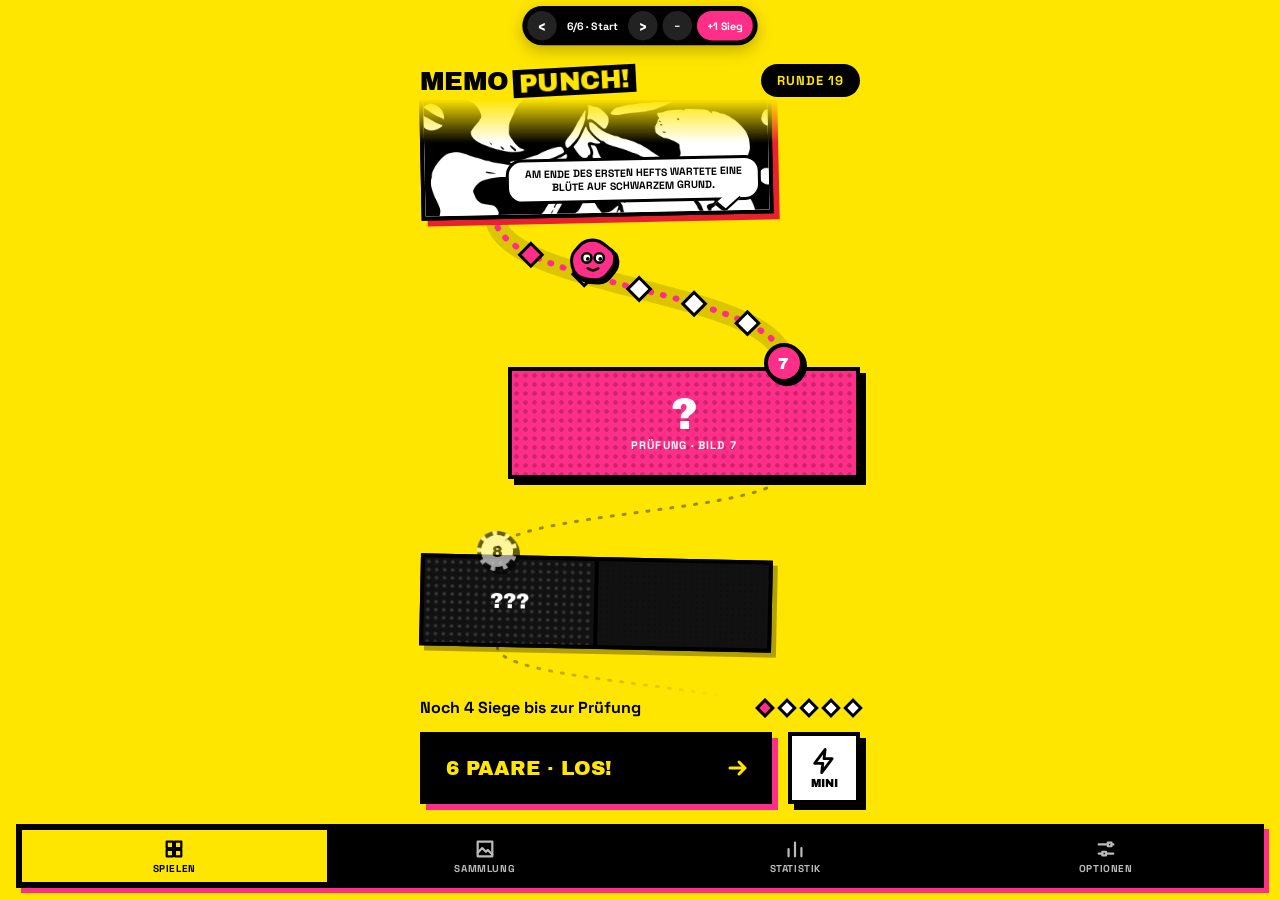
<file: proto/pfad-6-start.html>
<!DOCTYPE html>
<html lang="de">
<head>
<meta charset="utf-8">
<meta name="viewport" content="width=device-width,initial-scale=1,viewport-fit=cover">
<meta name="theme-color" content="#FFE600">
<title>Pfad-Entwurf 6 · Startbildschirm</title>
<link rel="stylesheet" href="proto.css">
<style>
/* Startbildschirm der App im Punch-Stil, mit dem Comic-Weg als Karte. */
:root{--y:#FFE600;--k:#000;--p:#FF2E88;--w:#fff;--ease-pop:cubic-bezier(.2,1.6,.4,1)}
html,body{height:100%;overflow:hidden;background:var(--y)}
.pnav.top{bottom:auto;top:calc(6px + env(safe-area-inset-top));transform:translateX(-50%) scale(.82);transform-origin:50% 0}
.app{position:relative;height:100svh;display:flex;flex-direction:column;gap:14px;padding:calc(64px + env(safe-area-inset-top)) 20px calc(96px + env(safe-area-inset-bottom))}
.app>:not(.map){position:relative;z-index:2}
.top{display:flex;justify-content:space-between;align-items:center}
.logo{font-family:'Archivo Black';font-size:26px;text-transform:uppercase;letter-spacing:-.02em;white-space:nowrap}
.logo span{display:inline-block;background:var(--k);color:var(--y);padding:0 6px;transform:rotate(-3deg);margin-left:4px}
.pill{background:var(--k);color:var(--y);font-weight:700;font-size:13px;letter-spacing:.08em;padding:8px 16px;border-radius:99px;text-transform:uppercase}
/* Karte */
.map{position:absolute;inset:0;z-index:0;overflow-y:auto;overflow-x:hidden;scrollbar-width:none;
  --mk:linear-gradient(transparent calc(var(--mt) + 2px),#000 calc(var(--mt) + 46px),#000 calc(100% - var(--mb) - 40px),transparent calc(100% - var(--mb)));-webkit-mask-image:var(--mk);mask-image:var(--mk)}
.map::-webkit-scrollbar{display:none}
.mapin{position:relative;padding:0 20px}
.road{position:absolute;left:0;top:0;width:100%;pointer-events:none;overflow:visible;z-index:0}
.prolog{position:relative;z-index:1;background:var(--k);color:#fff;border:4px solid #000;padding:12px 14px;width:82%;font-size:13px;line-height:1.45;box-shadow:6px 6px 0 var(--p)}
.prolog b{font-family:'Archivo Black';color:var(--y);display:block;font-size:15px;text-transform:uppercase;margin-bottom:2px}
.stop{position:relative;z-index:1;width:80%;margin-top:78px;transform:rotate(var(--r))}
.stop.r{margin-left:20%}
.strip{display:grid;grid-template-columns:1.3fr 1fr;border:4px solid #000;background:#000;gap:4px;box-shadow:6px 6px 0 var(--c)}
.stop.r .strip{grid-template-columns:1fr 1.3fr}
.stop.r .strip .art{order:2}
.art{position:relative;min-height:112px;border:0;padding:0;background:#fff;overflow:hidden}
.art img{position:absolute;inset:0;width:100%;height:100%;object-fit:cover}
.txt{position:relative;background:var(--c);color:#fff;padding:9px 8px;font-weight:700;font-size:10.5px;line-height:1.32;text-transform:uppercase;display:flex;align-items:flex-end}
.txt.light{color:#000}
.txt::before{content:'';position:absolute;inset:0;background:radial-gradient(rgba(0,0,0,.18) 1.2px,transparent 1.6px) 0 0/6px 6px}
.txt span{position:relative}
.cap{position:absolute;left:-4px;top:-4px;background:var(--y);border:3px solid #000;font-weight:700;font-size:10px;letter-spacing:.06em;text-transform:uppercase;padding:3px 7px;z-index:2;white-space:nowrap}
.stop.splash .strip{grid-template-columns:1fr}
.splash .art{min-height:150px}
.bubble{position:absolute;right:8px;bottom:10px;max-width:74%;background:#fff;border:3px solid #000;border-radius:16px;padding:6px 9px;font-weight:700;font-size:10.5px;line-height:1.3;text-transform:uppercase;z-index:2}
.bubble::after{content:'';position:absolute;right:22px;bottom:-12px;width:14px;height:14px;background:#fff;border-right:3px solid #000;border-bottom:3px solid #000;transform:skewX(-30deg) rotate(30deg)}
.sign{position:absolute;top:-24px;width:40px;height:40px;border-radius:50%;background:#000;color:var(--y);border:4px solid #000;display:grid;place-items:center;font-family:'Archivo Black';font-size:16px;z-index:3;box-shadow:3px 3px 0 #000}
.stop .sign{left:16%}.stop.r .sign{left:auto;right:16%}
.stop.next{margin-top:150px}
.stop.next .strip{grid-template-columns:1fr;background:var(--p);box-shadow:6px 6px 0 #000}
.next .sign{background:var(--p);color:#fff}
.nextin{position:relative;min-height:104px;display:grid;place-items:center;text-align:center;color:#fff;cursor:pointer;border:0;background:var(--p);padding:0}
.nextin::before{content:'';position:absolute;inset:0;background:radial-gradient(rgba(0,0,0,.2) 2px,transparent 2.5px) 0 0/9px 9px;animation:dots 6s linear infinite}
@keyframes dots{to{background-position:90px 45px}}
.nextin div{position:relative}.nextin .h{font-size:44px;display:inline-block;animation:wob 2.4s ease-in-out infinite}
@keyframes wob{0%,100%{transform:rotate(-6deg)}50%{transform:rotate(6deg) scale(1.08)}}
.nextin small{display:block;font-weight:700;font-size:11px;letter-spacing:.1em;margin-top:2px}
.stop.lock .strip{grid-template-columns:1fr 1fr;box-shadow:5px 5px 0 rgba(0,0,0,.3)}
.lock .art,.lock .txt{background:#111;min-height:84px}
.lock .art::before{content:'???';position:absolute;inset:0;display:grid;place-items:center;color:#fff;font-family:'Archivo Black';font-size:22px;background:radial-gradient(#333 1.5px,transparent 2px) 0 0/8px 8px}
.lock .sign{background:#fff;color:#000;opacity:.6;border-style:dashed}
.endspace{height:30px}
.klecks{position:absolute;width:48px;height:48px;z-index:4;transform:translate(-50%,-50%);cursor:pointer}
.klecks svg{width:100%;height:100%;filter:drop-shadow(3px 3px 0 #000);animation:bob 1.8s ease-in-out infinite}
@keyframes bob{50%{transform:translateY(-6px) rotate(6deg)}}
.klecks .eyes{animation:blink 4s infinite;transform-origin:center 21px;transform-box:fill-box}
@keyframes blink{0%,92%,100%{transform:scaleY(1)}95%{transform:scaleY(.1)}}
.klecks.squish svg{animation:squish .5s cubic-bezier(.2,1.8,.4,1)}
@keyframes squish{30%{transform:scale(1.3,.7)}60%{transform:scale(.85,1.2)}}
.say{position:absolute;bottom:100%;left:50%;transform:translate(-50%,-6px) scale(0);transform-origin:50% 100%;background:#fff;border:3px solid #000;border-radius:14px;padding:3px 8px;font-weight:700;font-size:11px;white-space:nowrap;text-transform:uppercase;transition:transform .35s cubic-bezier(.2,1.8,.4,1)}
.say.on{transform:translate(-50%,-6px) scale(1)}
#cur{animation:march 1s linear infinite}
@keyframes march{to{stroke-dashoffset:-13}}
.dia{transform-box:fill-box;transform-origin:center;animation:diaIn .45s cubic-bezier(.2,1.8,.4,1) both}
.dia.now{animation:diaIn .45s cubic-bezier(.2,1.8,.4,1) both,diaPulse 1.1s ease-in-out 1s infinite}
@keyframes diaIn{from{transform:scale(0) rotate(-90deg)}}
@keyframes diaPulse{50%{transform:scale(1.25)}}
.boom{position:absolute;left:4px;bottom:4px;z-index:3;width:96px;height:64px;animation:boom .7s cubic-bezier(.2,1.8,.4,1) .3s both}
.boom svg{width:100%;height:100%;overflow:visible}
@keyframes boom{from{transform:scale(0) rotate(-30deg)}to{transform:scale(1) rotate(-6deg)}}
.ink{position:absolute;border-radius:50%;background:#000;z-index:5;pointer-events:none}
/* Erscheinen beim Scrollen */
.mo .stop{opacity:0;transform:translateY(30px) rotate(calc(var(--r) + var(--tilt,-4deg))) scale(.96);transition:opacity .45s ease,transform .6s cubic-bezier(.2,1.5,.4,1)}
.mo .stop.r{--tilt:4deg}
.mo .stop.in{opacity:1;transform:rotate(var(--r))}
.mo .stop .sign{transform:scale(0) rotate(-90deg);transition:transform .5s cubic-bezier(.2,1.8,.4,1) .35s}
.mo .stop.in .sign{transform:none}
.mo .stop.next.in .sign{animation:pulse 1.2s ease-in-out 1s infinite}
@keyframes pulse{50%{transform:scale(1.15)}}
.mo .cap{transform:translateX(-12px);opacity:0;transition:transform .4s cubic-bezier(.2,1.5,.4,1) .45s,opacity .3s .45s}
.mo .stop.in .cap{transform:none;opacity:1}
.mo .bubble{transform:scale(0);transform-origin:85% 110%;transition:transform .45s cubic-bezier(.2,1.8,.4,1) .7s}
.mo .stop.in .bubble{transform:none}
.mo .txt span{opacity:0;transform:translateY(6px);transition:opacity .4s .5s,transform .4s .5s}
.mo .stop.in .txt span{opacity:1;transform:none}
.mo .art img{transform:scale(1.12);transition:transform 1.6s cubic-bezier(.2,.8,.2,1) .2s}
.mo .stop.in .art img{transform:scale(1)}
.measure .stop{transform:rotate(var(--r))!important;transition:none!important}.measure .stop .sign{transform:none!important;transition:none!important}
.art:active,.nextin:active{transform:translate(3px,3px)}
/* Unten: Status, Spiel-Knopf, Tab-Leiste */
.status{margin-top:auto;display:flex;justify-content:space-between;align-items:center;font-weight:700;font-size:16px}
.pips{display:inline-flex;gap:8px}
.pips i{width:14px;height:14px;display:block;border:3px solid #000;background:#fff;transform:rotate(45deg)}
.pips i.on{background:var(--p)}
.playrow{display:flex;gap:16px}
.big{flex:1;height:72px;border:4px solid #000;background:#000;color:var(--y);font-family:'Archivo Black';font-size:20px;text-transform:uppercase;display:flex;align-items:center;justify-content:space-between;padding:0 18px 0 22px;box-shadow:6px 6px 0 var(--p);white-space:nowrap}
.big:active{transform:translate(4px,4px);box-shadow:2px 2px 0 var(--p)}
.big.boss{background:var(--p);color:#fff;box-shadow:6px 6px 0 #000}
.mini{width:72px;height:72px;border:4px solid #000;background:#fff;box-shadow:6px 6px 0 #000;display:flex;flex-direction:column;align-items:center;justify-content:center;gap:2px;font-family:'Archivo Black';font-size:11px;text-transform:uppercase;padding:0}
.ico{width:24px;height:24px;fill:none;stroke:currentColor;stroke-width:2.4;stroke-linejoin:round;stroke-linecap:round}
.tabbar{position:absolute;z-index:3;left:16px;right:16px;bottom:calc(12px + env(safe-area-inset-bottom));height:64px;padding:6px;background:#000;box-shadow:5px 5px 0 var(--p);display:flex;gap:6px}
.tabbar button{flex:1;border:0;background:none;color:#bbb;display:flex;flex-direction:column;align-items:center;justify-content:center;gap:2px;font-size:10px;font-weight:700;letter-spacing:.06em;text-transform:uppercase}
.tabbar .ico{width:22px;height:22px}
.tabbar button[aria-current]{background:var(--y);color:#000}
@media (prefers-reduced-motion:reduce){.mo .stop,.mo .stop *{opacity:1!important;transform:none!important}}
</style>
</head>
<body>
<div class="app" id="app">
  <div class="map" id="map"><div class="mapin" id="mapIn"></div></div>
  <div class="top" id="top"><div class="logo">Memo<span>Punch!</span></div><span class="pill" id="round"></span></div>
  <div class="status" id="status"><span id="stTxt"></span><span class="pips" id="pips"></span></div>
  <div class="playrow">
    <button class="big" id="play"><span id="playTxt"></span><svg class="ico" viewBox="0 0 24 24" style="stroke-width:3"><path d="M4 12h15M13 6l6 6-6 6"/></svg></button>
    <button class="mini" aria-label="Mini-Spiel"><svg class="ico" viewBox="0 0 24 24" style="width:28px;height:28px"><path d="M13 2L4 14h7l-1 8 9-12h-7z"/></svg>Mini</button>
  </div>
</div>
<nav class="tabbar" aria-label="Menü">
  <button aria-current="page"><svg class="ico" viewBox="0 0 24 24"><rect x="4" y="4" width="7" height="7"/><rect x="13" y="4" width="7" height="7"/><rect x="4" y="13" width="7" height="7"/><rect x="13" y="13" width="7" height="7"/></svg>Spielen</button>
  <button><svg class="ico" viewBox="0 0 24 24"><rect x="4" y="4" width="16" height="16"/><path d="M4 16l5-5 4 4 2-2 5 5"/></svg>Sammlung</button>
  <button><svg class="ico" viewBox="0 0 24 24"><path d="M5 20V12M12 20V5M19 20v-9"/></svg>Statistik</button>
  <button><svg class="ico" viewBox="0 0 24 24"><path d="M4 7h10M18 7h2M4 17h4M12 17h8"/><rect x="14" y="5" width="4" height="4"/><rect x="8" y="15" width="4" height="4"/></svg>Optionen</button>
</nav>
<script src="../content.js?v=223"></script>
<script src="proto.js"></script>
<script>
const NEED=[2,3,3,4,4,5,5,6];
let WINS=1; // Demo: Siege auf dem Weg zum nächsten Bild
const need=()=>NEED[Math.min(U-1,NEED.length-1)];
const KL='<svg viewBox="0 0 46 46"><path d="M23 4c9 0 12 6 17 9s5 13 1 18-7 11-16 11S8 40 5 34 1 20 6 14 14 4 23 4z" fill="#FF2E88" stroke="#000" stroke-width="3"/><g class="eyes"><circle cx="17" cy="21" r="4.5" fill="#fff" stroke="#000" stroke-width="2.5"/><circle cx="29" cy="21" r="4.5" fill="#fff" stroke="#000" stroke-width="2.5"/><circle cx="18" cy="22" r="1.8"/><circle cx="30" cy="22" r="1.8"/></g><path d="M18 31q5 4 10 0" fill="none" stroke="#000" stroke-width="2.5" stroke-linecap="round"/></svg>';
const BOOM=w=>'<div class="boom"><svg viewBox="0 0 130 86"><path d="M65 2l9 18 20-12-2 22 26-4-14 18 24 10-24 8 12 18-24-4 2 18-20-12-11 16-9-18-20 12 2-22-24 4 14-18L2 46l24-8L14 20l24 4-2-18 20 12z" fill="#fff" stroke="#000" stroke-width="3.5"/><text x="65" y="53" text-anchor="middle" font-family="Archivo Black" font-size="22">'+w+'</text></svg></div>';
const WORDS=['PLOPP!','SPLASH!','WUSCH!','TATAA!','KLECKS!'],SAYS=['Weiter!','Hui!','Da vorne!','Los gehts!'];
const first=s=>s.split(/(?<=[.!?])\s/)[0];
let hop=null,sayI=0,io=null;
function render(isNew){
  const m=$('#mapIn');let h='<svg class="road" id="road" aria-hidden="true"></svg>';
  h+='<div class="prolog" id="s-1"><b>Es war einmal …</b>'+PROLOG.split('. ').slice(-2).join('. ')+'</div>';
  const last=Math.min(N-1,U+2);
  for(let i=0;i<=last;i++){const side=i%2?'':' r',r=((i*37)%5-2)*.6+'deg',c=col(i);
    if(i<U){const light=['#FFB800','#FF8A00','#00B3D6'].includes(c),splash=i%3===2;
      h+='<div class="stop done'+side+(splash?' splash':'')+'" id="s'+i+'" style="--r:'+r+';--c:'+c+'"><span class="sign">'+(i+1)+'</span><div class="strip">'+
        '<button class="art" data-i="'+i+'"><img src="'+IM(i)+'" alt=""><span class="cap">'+T(i)+'</span>'+(splash?'<span class="bubble">'+first(STEP(i))+'</span>':'')+(isNew&&i===U-1?BOOM(WORDS[i%5]):'')+'</button>'+
        (splash?'':'<div class="txt'+(light?' light':'')+'"><span>'+first(STEP(i))+'</span></div>')+'</div></div>'}
    else if(i===U)h+='<div class="stop next'+side+'" id="s'+i+'" style="--r:'+r+'"><span class="sign">'+(i+1)+'</span><div class="strip"><button class="nextin" data-i="'+i+'"><div><div class="h">?</div><small>PRÜFUNG · BILD '+(i+1)+'</small></div></button></div></div>';
    else h+='<div class="stop lock'+side+'" id="s'+i+'" style="--r:'+r+'"><span class="sign">'+(i+1)+'</span><div class="strip"><div class="art"></div><div class="txt"></div></div></div>'}
  h+='<div class="endspace"></div>';
  m.innerHTML=h;
  m.querySelectorAll('[data-i]').forEach(b=>b.onclick=()=>sheet(+b.dataset.i));
  hop=isNew||null;layoutMask();drawRoad();ui();
}
function ui(){const n=need(),boss=WINS>=n;
  $('#round').textContent='Runde '+(U*3+WINS);
  $('#stTxt').textContent=boss?'Bereit für die Prüfung!':(n-WINS===1?'Noch 1 Sieg bis zur Prüfung':'Noch '+(n-WINS)+' Siege bis zur Prüfung');
  $('#pips').innerHTML=Array.from({length:n},(_,j)=>'<i class="'+(j<WINS?'on':'')+'"></i>').join('');
  $('#playTxt').textContent=boss?'Prüfung!':Math.min(U,8)+' Paare · Los!';$('#play').classList.toggle('boss',boss)}
function layoutMask(){const map=$('#map'),mr=map.getBoundingClientRect();
  const vt=$('#top').getBoundingClientRect().bottom-mr.top,vb=mr.bottom-$('#status').getBoundingClientRect().top;
  map.style.setProperty('--mt',vt+'px');map.style.setProperty('--mb',vb+'px');
  const mi=$('#mapIn');mi.style.paddingTop=(vt+30)+'px';mi.style.paddingBottom=(vb+40)+'px';return [vt,vb]}
function drawRoad(){
  const m=$('#mapIn'),pr=m.getBoundingClientRect(),road=$('#road');
  m.querySelectorAll('.klecks').forEach(k=>k.remove());m.classList.add('measure');
  const pt=el=>{const r=el.getBoundingClientRect();return [r.left+r.width/2-pr.left,r.top+r.height/2-pr.top]};
  const stops=[$('#s-1'),...m.querySelectorAll('.stop')],signs=[...m.querySelectorAll('.stop .sign')].map(pt),segs=[];
  for(let k=0;k<signs.length;k++){const r=stops[k].getBoundingClientRect(),x=k?signs[k-1][0]:r.left-pr.left+r.width*.75;segs.push([[x,r.bottom-pr.top-6],signs[k]])}
  m.classList.remove('measure');
  road.setAttribute('height',m.scrollHeight);road.setAttribute('width',pr.width);
  const seg=(a,b)=>{const my=(a[1]+b[1])/2;return 'M'+a[0]+' '+a[1]+'C'+a[0]+' '+my+' '+b[0]+' '+my+' '+b[0]+' '+b[1]};
  let s='';
  segs.forEach(([a,b],i)=>{const d=seg(a,b);
    if(i<U)s+='<g class="seg" id="seg'+i+'"><path class="blk" d="'+d+'" fill="none" stroke="#000" stroke-width="20" stroke-linecap="round"/><path class="mid" d="'+d+'" fill="none" stroke="#fff" stroke-width="3" stroke-dasharray="9 8" stroke-linecap="round"/></g>';
    else if(i===U)s+='<path d="'+d+'" fill="none" stroke="#000" stroke-width="20" stroke-linecap="round" opacity=".14"/><path id="cur" d="'+d+'" fill="none" stroke="#FF2E88" stroke-width="6" stroke-dasharray="1 12" stroke-linecap="round"/>';
    else s+='<path d="'+d+'" fill="none" stroke="#000" stroke-width="3" stroke-dasharray="2 10" stroke-linecap="round" opacity=".4"/>'});
  road.innerHTML=s;
  const cur=$('#cur');if(!cur)return observe();
  const L=cur.getTotalLength(),n=need();let g='';
  for(let j=0;j<n;j++){const p=cur.getPointAtLength(L*(j+1)/(n+1));
    g+='<g transform="translate('+p.x+' '+p.y+') rotate(45)"><rect class="dia'+(j===WINS?' now':'')+'" x="-8" y="-8" width="16" height="16" fill="'+(j<WINS?'#FF2E88':'#fff')+'" stroke="#000" stroke-width="3" style="animation-delay:'+(.4+j*.12)+'s"/></g>'}
  road.insertAdjacentHTML('beforeend',g);
  const at=t=>{const p=cur.getPointAtLength(L*t);return [p.x+(p.x<pr.width/2?36:-36),p.y-6]};
  const tk=WINS>=n?(n+.6)/(n+1):(WINS+.5)/(n+1),[kx,ky]=at(tk),k=document.createElement('div');
  k.className='klecks';k.style.left=kx+'px';k.style.top=ky+'px';k.innerHTML=KL+'<span class="say"></span>';m.append(k);
  k.onclick=()=>{k.classList.remove('squish');k.offsetWidth;k.classList.add('squish');const sy=k.querySelector('.say');sy.textContent=SAYS[(sayI++)%SAYS.length];sy.classList.add('on');clearTimeout(k._t);k._t=setTimeout(()=>sy.classList.remove('on'),1600)};
  if(hop!==null&&hop!==undefined){const t0=hop==='step'?Math.max(0,(WINS-.5)/(n+1)):0,fr=[];
    for(let q=0;q<=12;q++){const t=t0+(tk-t0)*q/12,[x,y]=at(t);fr.push({left:x+'px',top:(y-Math.abs(Math.sin(q/12*Math.PI*(hop==='step'?1:3)))*26)+'px'})}
    k.animate(fr,{duration:hop==='step'?520:1100,easing:'ease-in-out',delay:hop==='step'?0:500})}
  hop=null;observe();
}
function observe(){
  $('#app').classList.add('mo');if(io)io.disconnect();
  if(matchMedia('(prefers-reduced-motion:reduce)').matches){document.querySelectorAll('.stop').forEach(e=>e.classList.add('in'));return}
  io=new IntersectionObserver(es=>es.forEach(e=>{if(!e.isIntersecting)return;const el=e.target;io.unobserve(el);
    const i=+el.id.slice(1),seg=document.getElementById('seg'+i);
    if(seg&&!seg.dataset.drawn){seg.dataset.drawn=1;const b=seg.querySelector('.blk'),m=seg.querySelector('.mid'),L=b.getTotalLength();
      b.animate([{strokeDasharray:L,strokeDashoffset:L},{strokeDasharray:L,strokeDashoffset:0}],{duration:520,easing:'cubic-bezier(.5,0,.3,1)'});
      m.animate([{opacity:0},{opacity:0,offset:.7},{opacity:1}],{duration:800})}
    setTimeout(()=>{el.classList.add('in');if(el.querySelector('.boom'))splat(el)},seg?380:0)}),{root:$('#map'),threshold:.2});
  document.querySelectorAll('.stop').forEach(e=>{if(e.classList.contains('in')){const g=document.getElementById('seg'+e.id.slice(1));if(g)g.dataset.drawn=1}else io.observe(e)});
}
function splat(el){const m=$('#mapIn'),r=el.getBoundingClientRect(),pr=m.getBoundingClientRect();
  for(let k=0;k<12;k++){const d=document.createElement('i');d.className='ink';const a=Math.random()*6.28,dist=40+Math.random()*80,sz=4+Math.random()*9;
    d.style.width=d.style.height=sz+'px';d.style.left=(r.left-pr.left+60)+'px';d.style.top=(r.bottom-pr.top-40)+'px';m.append(d);
    d.animate([{transform:'translate(0,0) scale(0)'},{transform:'translate('+Math.cos(a)*dist+'px,'+Math.sin(a)*dist+'px) scale(1)',offset:.6},{transform:'translate('+Math.cos(a)*dist+'px,'+(Math.sin(a)*dist+18)+'px) scale(.6)',opacity:0}],{duration:900,delay:900,easing:'cubic-bezier(.2,.8,.3,1)',fill:'forwards'}).onfinish=()=>d.remove()}}
/* Karte so scrollen, dass der Klecks und das „?“ sichtbar sind */
function focus(smooth,idx){const map=$('#map'),el=$('#s'+(idx??U))||$('#s'+(U-1));if(!el)return;
  const [vt,vb]=[parseFloat(map.style.getPropertyValue('--mt')),parseFloat(map.style.getPropertyValue('--mb'))];
  const vis=map.clientHeight-vt-vb;map.scrollTo({top:el.offsetTop+(idx===undefined?0:el.offsetHeight/2)-vt-vis*(idx===undefined?.45:.5),behavior:smooth?'smooth':'auto'})}
/* Spiel-Knopf = Demo-Sieg. Ein Sieg füllt eine Raute, die Prüfung öffnet das nächste Bild */
function win(){if(U>=N)return;const n=need();
  if(WINS<n){WINS++;hop='step';drawRoad();ui();if(WINS>=n){}return}
  U++;WINS=0;history.replaceState(0,'','?u='+U);render(true);setTimeout(()=>focus(true,U-1),60);setTimeout(()=>focus(true),2600)}
$('#play').onclick=win;
window.onProgress=d=>{WINS=0;render(d>0);setTimeout(()=>focus(true),60)};
chrome(5);$('.pnav').classList.add('top');
render();focus();
document.fonts&&document.fonts.ready.then(()=>{layoutMask();drawRoad();focus()});
addEventListener('resize',()=>{layoutMask();drawRoad()});
</script>
</body>
</html>
</file>
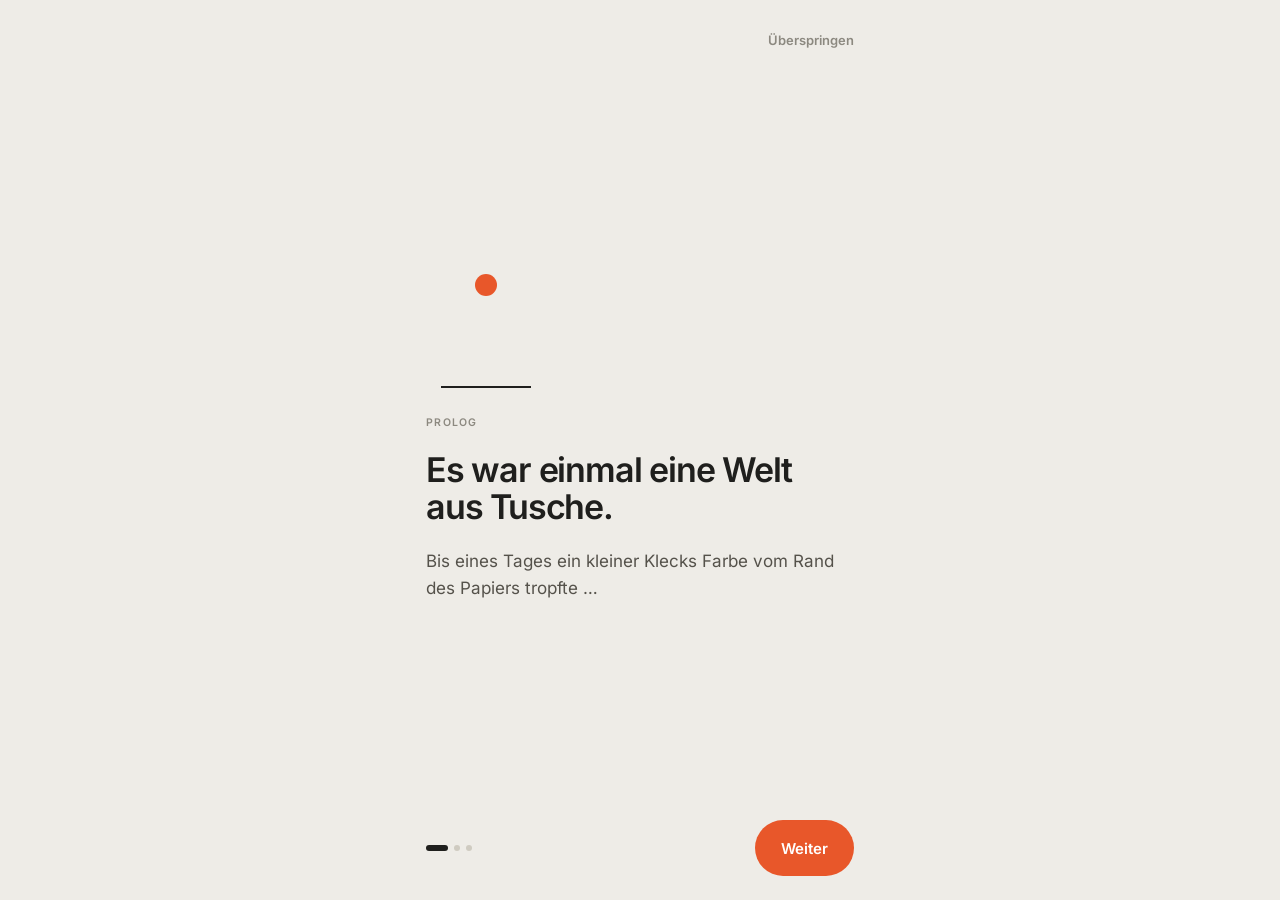
<file: proto/rams.html>
<!DOCTYPE html>
<html lang="de">
<head>
<meta charset="utf-8">
<meta name="viewport" content="width=device-width,initial-scale=1,viewport-fit=cover">
<meta name="theme-color" content="#EEECE7">
<meta name="apple-mobile-web-app-capable" content="yes">
<meta name="apple-mobile-web-app-status-bar-style" content="default">
<title>memo punch · Prototyp</title>
<style>
@font-face{font-family:Inter;src:url(fonts/inter-latin-400-normal.woff2) format('woff2');font-weight:400;font-display:swap}
@font-face{font-family:Inter;src:url(fonts/inter-latin-600-normal.woff2) format('woff2');font-weight:600;font-display:swap}
:root{
  --bg:#EEECE7;--panel:#E4E1DA;--card:#fff;--ink:#1F1F1D;--mute:#8C8980;--soft:#55524B;--line:#D6D2C9;--dot:#CFCBC1;--acc:#E8572A;--acc-s:rgba(232,87,42,.16);
  --r:999px;--ease:cubic-bezier(.4,0,.2,1);--spring:cubic-bezier(.2,1.25,.4,1);--out:cubic-bezier(.2,.8,.2,1);
  --top:calc(env(safe-area-inset-top) + 14px);--tabh:66px;--bot:env(safe-area-inset-bottom)}
*{box-sizing:border-box;margin:0;padding:0;-webkit-tap-highlight-color:transparent}
html,body{height:100%;overflow:hidden;background:var(--bg);color:var(--ink);font-family:Inter,'Helvetica Neue',Helvetica,sans-serif;-webkit-font-smoothing:antialiased}
button{font:inherit;color:inherit;border:0;background:none;cursor:pointer}
.app{position:relative;height:100svh;max-width:480px;margin:0 auto;overflow:hidden}
.cap{font-size:10.5px;font-weight:600;letter-spacing:.12em;text-transform:uppercase;color:var(--mute)}
.num{font-variant-numeric:tabular-nums}
.ico{width:22px;height:22px;fill:none;stroke:currentColor;stroke-width:1.8;stroke-linecap:round;stroke-linejoin:round}

/* ---------- Ansichten ---------- */
.view{position:absolute;inset:0;display:flex;flex-direction:column;gap:14px;padding:var(--top) 20px calc(var(--tabh) + var(--bot) + 18px);
  opacity:0;pointer-events:none;transform:translateY(10px);transition:opacity .35s var(--ease),transform .45s var(--out)}
.view.on{opacity:1;pointer-events:auto;transform:none}
.view.full{padding-bottom:calc(var(--bot) + 16px)}
.scroll{overflow-y:auto;scrollbar-width:none;margin:0 -20px;padding:0 20px}
.scroll::-webkit-scrollbar{display:none}
.hd{display:flex;justify-content:space-between;align-items:center;min-height:44px;flex:none}
.logo{font-weight:600;font-size:22px;letter-spacing:-.02em}
.logo span{font-weight:400;color:var(--mute);margin-left:4px}
.logo i{display:inline-block;width:9px;height:9px;border-radius:50%;background:var(--acc);margin-left:7px;vertical-align:2px;transition:transform .5s var(--spring)}
.logo:active i{transform:scale(1.8)}
.chip{font-size:11px;font-weight:600;letter-spacing:.12em;text-transform:uppercase;color:var(--mute);background:var(--card);border-radius:var(--r);padding:8px 14px;box-shadow:0 1px 0 var(--line)}
.h1{font-weight:600;font-size:28px;letter-spacing:-.03em}

/* Tasten */
.key{width:48px;height:48px;border-radius:50%;background:var(--card);display:grid;place-items:center;flex:none;box-shadow:inset 0 -3px 0 #E2DED6,0 1px 2px rgba(0,0,0,.12);transition:transform .15s var(--ease),box-shadow .15s var(--ease)}
.key:active{transform:translateY(1px) scale(.96);box-shadow:inset 0 -1px 0 #E2DED6,0 0 1px rgba(0,0,0,.12)}
.play{flex:1;height:68px;border-radius:var(--r);background:#262624;color:var(--bg);display:flex;align-items:center;justify-content:space-between;padding:0 10px 0 26px;font-size:16px;font-weight:600;transition:transform .15s var(--ease)}
.play:active{transform:scale(.98)}
.play .go{width:48px;height:48px;border-radius:50%;background:var(--acc);color:#fff;display:grid;place-items:center;transition:transform .35s var(--spring)}
.play:active .go{transform:translateX(4px)}
.play .ico{stroke-width:2.2}
.mini{width:68px;height:68px;flex-direction:column;gap:1px;font-size:9.5px;font-weight:600;letter-spacing:.08em;text-transform:uppercase;color:var(--soft)}
.mini.key{width:68px;height:68px}
.mini .ico{width:20px;height:20px}
.mini .badge{position:absolute;top:6px;right:8px;width:8px;height:8px;border-radius:50%;background:var(--acc);transform:scale(0);transition:transform .4s var(--spring)}
.mini.due .badge{transform:scale(1)}
.mini{position:relative}

/* Tab-Leiste */
.tabs{position:absolute;z-index:20;left:0;right:0;bottom:0;height:calc(var(--tabh) + var(--bot));padding:0 12px var(--bot);display:flex;background:var(--bg);border-top:1px solid var(--line);transition:transform .45s var(--out)}
.tabs.off{transform:translateY(110%)}
.tabs button{flex:1;display:flex;flex-direction:column;align-items:center;justify-content:center;gap:4px;font-size:9.5px;font-weight:600;letter-spacing:.1em;text-transform:uppercase;color:var(--mute);transition:color .25s}
.tabs button[aria-current]{color:var(--ink)}
.tabs .ind{position:absolute;top:7px;left:0;width:5px;height:5px;border-radius:50%;background:var(--acc);transition:transform .5s var(--spring)}

/* ---------- Start: Karte ---------- */
.map{flex:1;min-height:0;position:relative;overflow-y:auto;overflow-x:hidden;margin:0 -20px;scrollbar-width:none;
  background:radial-gradient(circle,#D7D3CA 1.1px,transparent 1.4px) 0 0/22px 22px;
  -webkit-mask-image:linear-gradient(transparent,#000 28px,#000 calc(100% - 28px),transparent);mask-image:linear-gradient(transparent,#000 28px,#000 calc(100% - 28px),transparent)}
.map::-webkit-scrollbar{display:none}
.mapin{position:relative}
.mapin svg{position:absolute;left:0;top:0;overflow:visible}
.p-done{fill:none;stroke:var(--ink);stroke-width:1.5}
.p-next{fill:none;stroke:var(--acc);stroke-width:2.2;stroke-dasharray:1 6;stroke-linecap:round;animation:march 1.4s linear infinite}
.p-fut{fill:none;stroke:#B2AEA4;stroke-width:2;stroke-dasharray:1 6;stroke-linecap:round}
@keyframes march{to{stroke-dashoffset:-7}}
.st{position:absolute;transform:translate(-50%,-50%);width:82px;height:82px;border-radius:50%;background:var(--card);padding:4px;box-shadow:0 1px 1px rgba(0,0,0,.06),0 6px 16px rgba(0,0,0,.07);
  transition:transform .35s var(--spring),box-shadow .3s}
.st img{width:100%;height:100%;border-radius:50%;object-fit:cover;display:block}
.st:active{transform:translate(-50%,-50%) scale(.95)}
.st .lbl{position:absolute;top:calc(100% + 10px);left:50%;transform:translateX(-50%);white-space:nowrap;background:var(--card);border-radius:var(--r);padding:5px 11px 5px 9px;font-size:11px;font-weight:600;letter-spacing:.06em;text-transform:uppercase;box-shadow:0 1px 0 var(--line);display:flex;gap:7px}
.st .lbl b{font-weight:600;color:var(--mute)}
.st.next{width:66px;height:66px;padding:0;background:var(--acc);color:#fff;display:grid;place-items:center;font-size:26px;animation:ring 2.6s ease-out infinite}
.st.next .lbl{color:var(--acc)}
@keyframes ring{0%{box-shadow:0 0 0 0 rgba(232,87,42,.35)}100%{box-shadow:0 0 0 20px rgba(232,87,42,0)}}
.st.lock{width:16px;height:16px;padding:0;background:var(--dot);box-shadow:none;pointer-events:none}
.st.lock .n{position:absolute;left:calc(100% + 10px);top:50%;transform:translateY(-50%);font-size:11px;font-weight:600;color:var(--mute)}
.st.fresh{animation:fresh 1.2s var(--spring) backwards}
@keyframes fresh{0%{transform:translate(-50%,-50%) scale(.2);opacity:0}60%{opacity:1}100%{transform:translate(-50%,-50%) scale(1)}}
.rd{fill:var(--bg);stroke:var(--ink);stroke-width:1.5}
.rd.on{fill:var(--ink)}
.rd.cur{stroke:var(--acc)}.rd.cur.on{fill:var(--acc)}
.rd.fut{stroke:#B2AEA4;fill:var(--bg)}
.rd.pop{animation:rdpop .6s var(--spring)}
@keyframes rdpop{40%{r:7px}}
.snip{position:absolute;transform:translateY(-50%);max-width:124px;font-size:11.5px;line-height:1.4;color:var(--mute);font-style:italic}
.snip.l{left:20px}.snip.r{right:20px;text-align:right}
.snip::before{content:'';display:block;width:14px;height:1px;background:var(--acc);margin-bottom:6px}
.snip.r::before{margin-left:auto}
.ghost{position:absolute;opacity:.09;pointer-events:none;transform:translate(-50%,-50%) rotate(var(--rr));filter:grayscale(1)}
/* Ruhige Bewegung beim Scrollen */
.mapin .st:not(.lock){transition:transform .6s var(--spring),opacity .6s var(--ease),box-shadow .6s var(--ease)}
.mapin .st .lbl{transition:box-shadow .6s,background .6s}
.mapin .st .lbl b{transition:color .6s}
.st.focus{transform:translate(-50%,-50%) scale(1.07);box-shadow:0 2px 2px rgba(0,0,0,.06),0 16px 32px rgba(0,0,0,.12)}
.st.focus .lbl{box-shadow:0 1px 0 var(--line),0 6px 14px rgba(0,0,0,.06)}
.st.focus .lbl b{color:var(--acc)}
.hasf .st:not(.focus):not(.next):not(.lock){opacity:.72}
.snip{opacity:.25;transition:opacity .8s var(--ease),transform .8s var(--out)}
.snip.l{transform:translate(-8px,-50%)}.snip.r{transform:translate(8px,-50%)}
.snip.vis{opacity:1;transform:translate(0,-50%)}
.snip::before{transform:scaleX(0);transform-origin:left;transition:transform .8s .2s var(--out)}
.snip.r::before{transform-origin:right}
.snip.vis::before{transform:none}
.ghost{will-change:translate}
.glint{fill:var(--acc);filter:drop-shadow(0 0 4px rgba(232,87,42,.6))}
.act{transition:opacity .8s}
.act.dim{opacity:.35}
.act{position:absolute;transform:translateY(-50%);display:flex;flex-direction:column;gap:3px;max-width:120px;line-height:1.3}
.act.l{left:20px}.act.r{right:20px;text-align:right}
.act b{font-weight:600;color:var(--ink);letter-spacing:.08em}
.enter .st,.enter .lbl{opacity:0}
.st.in{animation:stIn .6s var(--out) backwards}
@keyframes stIn{from{opacity:0;transform:translate(-50%,-30%) scale(.9)}to{opacity:1}}
.status{display:flex;justify-content:space-between;align-items:center;font-size:13px;color:var(--soft);border-top:1px solid var(--line);padding-top:12px;flex:none}
.pips{display:flex;gap:5px}
.pips i{width:8px;height:8px;border-radius:50%;background:var(--dot);transition:background .4s,transform .5s var(--spring)}
.pips i.on{background:var(--acc)}
.pips i.pop{transform:scale(1.7)}
.playrow{display:flex;gap:14px;align-items:center;flex:none}

/* Zoom-Übergang */
.zoom{position:fixed;z-index:30;border-radius:50%;background:var(--acc);pointer-events:none;opacity:0}

/* ---------- Spiel ---------- */
.ghd{display:flex;align-items:center;gap:12px;flex:none}
.ghd .t{flex:1}
.ghd .t b{display:block;font-weight:600;font-size:20px;letter-spacing:-.02em}
.hud{display:grid;grid-template-columns:repeat(3,1fr);gap:10px;flex:none}
.stat{background:var(--card);border-radius:14px;padding:10px 12px;box-shadow:0 1px 0 var(--line);display:flex;flex-direction:column;gap:3px}
.stat .v{font-size:24px;letter-spacing:-.02em;line-height:1}
.stat .v.tick{animation:tick .35s var(--spring)}
@keyframes tick{40%{transform:translateY(-3px)}}
.msg{font-size:13px;color:var(--mute);text-align:center;min-height:18px;flex:none;transition:opacity .25s}
.msg.swap{opacity:0}
.bwrap{flex:1;min-height:0;background:var(--panel);border-radius:26px;display:grid;place-items:center;padding:14px}
.board{display:grid;gap:12px}
.card{position:relative;aspect-ratio:1;perspective:800px;padding:0}
.card .in{position:absolute;inset:0;transform-style:preserve-3d;transition:transform .6s var(--ease)}
.card.up .in,.card.done .in{transform:rotateY(180deg)}
.f{position:absolute;inset:0;border-radius:50%;backface-visibility:hidden;-webkit-backface-visibility:hidden;overflow:hidden}
.f.back{background:#F7F6F2 radial-gradient(circle,#BDB9AF 2px,transparent 2.4px) 50% 50%/10px 10px;box-shadow:inset 0 0 0 1px var(--line),inset 0 -4px 0 rgba(0,0,0,.04)}
.f.front{transform:rotateY(180deg);background:var(--card);padding:4px;box-shadow:inset 0 0 0 0 var(--acc);transition:box-shadow .45s var(--ease)}
.f.front img{width:100%;height:100%;border-radius:50%;object-fit:cover;display:block}
.card.done .f.front{box-shadow:inset 0 0 0 3px var(--acc)}
.card.deal{animation:deal .5s var(--out) both}
@keyframes deal{from{opacity:0;transform:scale(.6)}}
.card.nope .in{animation:nope .4s var(--ease)}
@keyframes nope{0%{transform:rotateY(180deg)}30%{transform:rotateY(180deg) translateX(4px)}60%{transform:rotateY(180deg) translateX(-4px)}100%{transform:rotateY(180deg)}}
.card:active .in{scale:.97}

/* ---------- Blätter (Sheets) ---------- */
.sheet{position:absolute;inset:0;z-index:40;display:flex;align-items:flex-end;background:rgba(238,236,231,0);pointer-events:none;transition:background .35s}
.sheet.on{background:rgba(238,236,231,.82);pointer-events:auto}
.sheet .pane{width:100%;background:var(--card);border-radius:28px 28px 0 0;padding:12px 22px calc(var(--bot) + 22px);box-shadow:0 -10px 40px rgba(0,0,0,.08);transform:translateY(105%);transition:transform .5s var(--out);max-height:92%;overflow-y:auto;scrollbar-width:none}
.sheet.on .pane{transform:none}
.grip{width:36px;height:4px;border-radius:2px;background:var(--line);margin:0 auto 16px}
.row{display:flex;gap:12px;align-items:center}
.btn{height:56px;border-radius:var(--r);padding:0 26px;font-weight:600;font-size:15px;display:inline-flex;align-items:center;justify-content:center;gap:10px;transition:transform .15s var(--ease)}
.btn:active{transform:scale(.97)}
.btn.o{background:var(--acc);color:#fff}
.btn.d{background:#262624;color:var(--bg)}
.btn.g{background:var(--bg);color:var(--ink)}
.btn.w{flex:1}
.kv{display:grid;grid-template-columns:repeat(3,1fr);gap:10px;margin:18px 0}
.kv div{border-top:1px solid var(--ink);padding-top:8px}
.kv .v{font-size:26px;letter-spacing:-.02em;margin-top:2px}
.prog{display:flex;align-items:center;justify-content:space-between;gap:12px;background:var(--bg);border-radius:18px;padding:14px 16px;margin-bottom:18px}
.prog .pips i{width:10px;height:10px}
.prog .thumb{width:44px;height:44px;border-radius:50%;background:#F7F6F2 radial-gradient(circle,#BDB9AF 1.6px,transparent 2px) 50% 50%/8px 8px;flex:none}

/* Freischaltung */
.unlock{display:flex;flex-direction:column;align-items:center;text-align:center;gap:10px;padding:8px 0 4px}
.uimg{position:relative;width:200px;height:200px;margin:4px 0 10px}
.uimg img{position:absolute;inset:12px;width:176px;height:176px;border-radius:50%;object-fit:cover;transform:scale(.2);opacity:0}
.uimg svg{position:absolute;inset:0;width:200px;height:200px;transform:rotate(-90deg)}
.uimg circle{fill:none;stroke:var(--acc);stroke-width:3;stroke-linecap:round;stroke-dasharray:597;stroke-dashoffset:597}
.uimg .spark{position:absolute;left:50%;top:50%;width:7px;height:7px;margin:-3.5px;border-radius:50%;background:var(--acc);opacity:0}
.unlock.go .uimg img{animation:uimg 1s .2s var(--spring) forwards}
.unlock.go .uimg circle{animation:udraw 1.1s .5s var(--ease) forwards}
@keyframes uimg{to{transform:none;opacity:1}}
@keyframes udraw{to{stroke-dashoffset:0}}
.unlock h2{font-weight:600;font-size:30px;letter-spacing:-.03em}
.unlock p{font-size:15px;line-height:1.55;color:var(--soft);max-width:320px}
.fade{opacity:0;transform:translateY(8px)}
.go .fade{animation:fade .6s var(--out) forwards}
@keyframes fade{to{opacity:1;transform:none}}

/* ---------- Sammlung ---------- */
.grid{display:grid;grid-template-columns:repeat(3,1fr);gap:22px 14px;padding:6px 0 10px}
.cell{display:flex;flex-direction:column;align-items:center;gap:8px;padding:0}
.cell .c{width:100%;aspect-ratio:1;border-radius:50%;background:var(--card);padding:4px;box-shadow:0 1px 1px rgba(0,0,0,.06),0 6px 16px rgba(0,0,0,.07);transition:transform .35s var(--spring)}
.cell .c img{width:100%;height:100%;border-radius:50%;object-fit:cover;display:block}
.cell:active .c{transform:scale(.95)}
.cell .l{font-size:10.5px;font-weight:600;letter-spacing:.06em;text-transform:uppercase;text-align:center;line-height:1.3}
.cell .l b{color:var(--mute);font-weight:600;margin-right:4px}
.cell.lock .c{background:transparent;box-shadow:inset 0 0 0 1.5px var(--line);display:grid;place-items:center;color:var(--mute);font-size:13px;font-weight:600}
.cell.lock .l{color:var(--mute)}
.cell.in{animation:fade .5s var(--out) both}
.detail{display:flex;flex-direction:column;align-items:center;text-align:center;gap:10px}
.detail .big{width:230px;height:230px;border-radius:50%;padding:6px;background:var(--card);box-shadow:0 0 0 1px var(--line),0 16px 40px rgba(0,0,0,.08);margin:6px 0 8px}
.detail .big img{width:100%;height:100%;border-radius:50%;object-fit:cover}
.detail h2{font-weight:600;font-size:28px;letter-spacing:-.03em}
.detail .txt{font-size:15px;line-height:1.6;color:var(--soft);text-align:left;width:100%;max-width:360px}
.detail .txt p+p{margin-top:12px}
.detail .q{border-left:2px solid var(--acc);padding-left:14px;color:var(--ink)}
.fly{position:fixed;z-index:45;border-radius:50%;overflow:hidden;pointer-events:none}
.fly img{width:100%;height:100%;object-fit:cover}

/* ---------- Statistik ---------- */
.big3{display:grid;grid-template-columns:1fr 1fr;gap:12px}
.big3 .stat .v{font-size:34px}
.chart{background:var(--card);border-radius:20px;padding:16px 16px 12px;box-shadow:0 1px 0 var(--line)}
.bars{display:flex;align-items:flex-end;gap:8px;height:120px;margin-top:14px}
.bars i{flex:1;border-radius:6px 6px 2px 2px;background:var(--dot);transform-origin:bottom;transform:scaleY(0);transition:transform .7s var(--out)}
.bars i.best{background:var(--acc)}
.on .bars i{transform:scaleY(1)}
.axis{display:flex;justify-content:space-between;margin-top:8px}

/* ---------- Optionen ---------- */
.list{background:var(--card);border-radius:20px;box-shadow:0 1px 0 var(--line)}
.li{display:flex;align-items:center;justify-content:space-between;gap:14px;padding:15px 16px;width:100%;text-align:left;font-size:15px}
.li+.li{border-top:1px solid #EFECE6}
.li small{display:block;font-size:12px;color:var(--mute);margin-top:2px}
.sw{position:relative;width:50px;height:30px;border-radius:var(--r);background:var(--dot);flex:none;transition:background .3s}
.sw::after{content:'';position:absolute;top:3px;left:3px;width:24px;height:24px;border-radius:50%;background:#fff;box-shadow:0 1px 3px rgba(0,0,0,.2);transition:transform .45s var(--spring)}
[aria-checked=true] .sw{background:var(--acc)}
[aria-checked=true] .sw::after{transform:translateX(20px)}
.segc{position:relative;display:grid;grid-template-columns:1fr 1fr;background:var(--bg);border-radius:var(--r);padding:3px;flex:none;width:180px}
.segc button{position:relative;z-index:1;height:34px;font-size:13px;font-weight:600;color:var(--mute);transition:color .3s}
.segc button[aria-checked=true]{color:var(--ink)}
.segc .knob{position:absolute;top:3px;bottom:3px;left:3px;width:calc(50% - 3px);border-radius:var(--r);background:#fff;box-shadow:0 1px 3px rgba(0,0,0,.12);transition:transform .45s var(--spring)}
.segc.r .knob{transform:translateX(100%)}

/* ---------- Mini-Spiel ---------- */
.seq{display:grid;grid-template-columns:repeat(2,1fr);gap:18px;width:100%;max-width:300px}
.seq .card .f.front{transition:box-shadow .3s}
.seq .card.lit .f.front{box-shadow:inset 0 0 0 4px var(--acc)}
.seq .card .ord{position:absolute;right:-2px;top:-2px;width:26px;height:26px;border-radius:50%;background:var(--ink);color:#fff;font-size:12px;font-weight:600;display:grid;place-items:center;transform:scale(0);transition:transform .4s var(--spring);z-index:2}
.seq .card.ok .ord{transform:scale(1)}
.seq .card.ok .ord{background:var(--acc)}

/* ---------- Prolog ---------- */
.intro{position:absolute;inset:0;z-index:60;background:var(--bg);display:flex;flex-direction:column;padding:calc(var(--top) + 10px) 26px calc(var(--bot) + 24px);transition:opacity .5s,transform .6s var(--out)}
.intro.out{opacity:0;transform:scale(1.04);pointer-events:none}
.intro.out *{pointer-events:none!important}
.intro .skip{align-self:flex-end;font-size:13px;color:var(--mute);font-weight:600;padding:8px 0}
.slides{flex:1;position:relative}
.slide{position:absolute;inset:0;display:flex;flex-direction:column;justify-content:center;gap:22px;opacity:0;transform:translateX(30px);transition:opacity .5s var(--ease),transform .6s var(--out);pointer-events:none}
.slide.on{opacity:1;transform:none;pointer-events:auto}
.slide.past{transform:translateX(-30px)}
.slide h1{font-weight:600;font-size:34px;letter-spacing:-.035em;line-height:1.1}
.slide p{font-size:17px;line-height:1.6;color:var(--soft)}
.drop{width:120px;height:120px;position:relative}
.drop i{position:absolute;left:50%;top:0;width:22px;height:22px;margin-left:-11px;border-radius:50%;background:var(--acc);animation:drip 2.4s var(--ease) infinite}
.drop b{position:absolute;left:50%;bottom:6px;width:90px;height:2px;margin-left:-45px;background:var(--ink)}
@keyframes drip{0%{transform:translateY(-10px) scale(.6,.8);opacity:0}20%{opacity:1}55%{transform:translateY(80px) scale(1)}62%{transform:translateY(86px) scale(1.5,.5)}100%{transform:translateY(86px) scale(1.6,.4);opacity:0}}
.circles{display:flex;gap:-10px}
.circles img{width:70px;height:70px;border-radius:50%;object-fit:cover;border:4px solid #fff;margin-right:-16px;box-shadow:0 6px 14px rgba(0,0,0,.08);animation:fade .6s var(--out) both}
.ifoot{display:flex;align-items:center;justify-content:space-between}
.dots{display:flex;gap:6px}
.dots i{width:6px;height:6px;border-radius:3px;background:var(--dot);transition:width .4s var(--spring),background .3s}
.dots i.on{width:22px;background:var(--ink)}

.calm *{animation-duration:.001s!important;animation-iteration-count:1!important;transition-duration:.001s!important}
@media (prefers-reduced-motion:reduce){*{animation-duration:.001s!important;animation-iteration-count:1!important;transition-duration:.001s!important}}
</style>
</head>
<body>
<div class="app" id="app">

  <!-- START -->
  <section class="view on" id="v-home" aria-label="Start">
    <header class="hd"><button class="logo" aria-label="memo punch">memo<span>punch!</span><i></i></button><span class="chip num" id="roundChip"></span></header>
    <div class="map" id="map"><div class="mapin" id="mapIn"></div></div>
    <div class="status"><span id="stTxt"></span><span class="pips" id="pips"></span></div>
    <div class="playrow">
      <button class="play" id="play"><span id="playTxt"></span><span class="go"><svg class="ico" viewBox="0 0 24 24"><path d="M5 12h14M13 6l6 6-6 6"/></svg></span></button>
      <button class="key mini" id="miniBtn" aria-label="Mini-Spiel"><span class="badge"></span><svg class="ico" viewBox="0 0 24 24"><circle cx="7" cy="7" r="3"/><circle cx="17" cy="7" r="3"/><circle cx="7" cy="17" r="3"/><circle cx="17" cy="17" r="3"/></svg>Mini</button>
    </div>
  </section>

  <!-- SAMMLUNG -->
  <section class="view" id="v-col" aria-label="Sammlung">
    <header class="hd"><div class="h1">Sammlung</div><span class="chip num" id="colChip"></span></header>
    <div class="scroll" style="flex:1"><div class="grid" id="grid"></div></div>
  </section>

  <!-- STATISTIK -->
  <section class="view" id="v-stats" aria-label="Statistik">
    <header class="hd"><div class="h1">Statistik</div></header>
    <div class="scroll" style="flex:1;display:flex;flex-direction:column;gap:12px">
      <div class="big3">
        <div class="stat"><span class="cap">Siege</span><span class="v num" id="sWon">0</span></div>
        <div class="stat"><span class="cap">Paare</span><span class="v num" id="sPairs">0</span></div>
        <div class="stat"><span class="cap">Genauigkeit</span><span class="v num" id="sAcc">0</span></div>
        <div class="stat"><span class="cap">Bestzeit</span><span class="v num" id="sBest">–</span></div>
      </div>
      <div class="chart"><div class="row" style="justify-content:space-between"><span class="cap">Züge je Runde</span><span class="cap" style="color:var(--acc)">● Bestes</span></div><div class="bars" id="bars"></div><div class="axis cap"><span>früher</span><span>zuletzt</span></div></div>
    </div>
  </section>

  <!-- OPTIONEN -->
  <section class="view" id="v-set" aria-label="Optionen">
    <header class="hd"><div class="h1">Optionen</div></header>
    <div class="scroll" style="flex:1;display:flex;flex-direction:column;gap:14px">
      <div class="list">
        <div class="li"><span>Schwierigkeit<small id="modeNote"></small></span>
          <div class="segc" id="mode" role="radiogroup"><span class="knob"></span><button role="radio" data-m="easy" aria-checked="true">Anfänger</button><button role="radio" data-m="pro" aria-checked="false">Profi</button></div></div>
      </div>
      <div class="list">
        <button class="li" role="switch" data-k="sound" aria-checked="true"><span>Ton<small>Leise Klicks beim Spielen</small></span><span class="sw"></span></button>
        <button class="li" role="switch" data-k="calm" aria-checked="false"><span>Ruhige Bewegung<small>Animationen fast aus</small></span><span class="sw"></span></button>
      </div>
      <div class="list">
        <button class="li" id="showIntro"><span>Prolog ansehen</span><svg class="ico" viewBox="0 0 24 24"><path d="M9 6l6 6-6 6"/></svg></button>
        <button class="li" id="reset"><span>Prototyp zurücksetzen<small>Zurück auf Bild 6</small></span><svg class="ico" viewBox="0 0 24 24"><path d="M4 12a8 8 0 1 0 3-6.2M4 4v5h5"/></svg></button>
      </div>
      <p class="cap" style="text-align:center;margin-top:6px">Gestaltung: Rams rund · Prototyp</p>
    </div>
  </section>

  <!-- SPIEL -->
  <section class="view full" id="v-game" aria-label="Memory">
    <header class="ghd">
      <button class="key" id="gBack" aria-label="Zur Karte"><svg class="ico" viewBox="0 0 24 24"><path d="M15 5l-7 7 7 7"/></svg></button>
      <div class="t"><span class="cap" id="gCap"></span><b id="gTitle"></b></div>
      <button class="key" id="gPause" aria-label="Pause"><svg class="ico" viewBox="0 0 24 24"><path d="M9 6v12M15 6v12"/></svg></button>
    </header>
    <div class="hud">
      <div class="stat"><span class="cap">Paare</span><span class="v num" id="hP">0</span></div>
      <div class="stat"><span class="cap">Züge</span><span class="v num" id="hM">0</span></div>
      <div class="stat"><span class="cap">Zeit</span><span class="v num" id="hT">0:00</span></div>
    </div>
    <div class="msg" id="msg"></div>
    <div class="bwrap" id="bwrap"><div class="board" id="board"></div></div>
  </section>

  <!-- MINI -->
  <section class="view full" id="v-mini" aria-label="Mini-Spiel">
    <header class="ghd">
      <button class="key" id="mBack" aria-label="Zurück"><svg class="ico" viewBox="0 0 24 24"><path d="M15 5l-7 7 7 7"/></svg></button>
      <div class="t"><span class="cap">Mini-Spiel</span><b>Reihenfolge</b></div>
    </header>
    <div class="msg" id="mMsg" style="font-size:15px;color:var(--soft)"></div>
    <div class="bwrap"><div class="seq" id="seq"></div></div>
  </section>

  <nav class="tabs" id="tabs" aria-label="Menü">
    <span class="ind" id="ind"></span>
    <button data-v="home" aria-current="page"><svg class="ico" viewBox="0 0 24 24"><circle cx="7" cy="17" r="3"/><circle cx="17" cy="7" r="3"/><path d="M9.5 15.5l5-7"/></svg>Spielen</button>
    <button data-v="col"><svg class="ico" viewBox="0 0 24 24"><circle cx="7.5" cy="7.5" r="3.5"/><circle cx="16.5" cy="7.5" r="3.5"/><circle cx="7.5" cy="16.5" r="3.5"/><circle cx="16.5" cy="16.5" r="3.5"/></svg>Sammlung</button>
    <button data-v="stats"><svg class="ico" viewBox="0 0 24 24"><path d="M6 19V13M12 19V6M18 19v-9"/></svg>Statistik</button>
    <button data-v="set"><svg class="ico" viewBox="0 0 24 24"><circle cx="12" cy="12" r="3"/><path d="M12 3v3M12 18v3M3 12h3M18 12h3M5.6 5.6l2.1 2.1M16.3 16.3l2.1 2.1M5.6 18.4l2.1-2.1M16.3 7.7l2.1-2.1"/></svg>Optionen</button>
  </nav>

  <!-- Gewinn / Freischaltung -->
  <div class="sheet" id="win"><div class="pane" id="winPane"></div></div>
  <!-- Pause -->
  <div class="sheet" id="pause"><div class="pane"><div class="grip"></div>
    <div style="display:flex;flex-direction:column;gap:6px;margin-bottom:18px"><span class="cap">Pause</span><div class="h1">Kurz durchatmen.</div></div>
    <div class="row"><button class="btn g w" id="pQuit">Zur Karte</button><button class="btn o w" id="pGo">Weiter</button></div></div></div>
  <!-- Bild-Detail -->
  <div class="sheet" id="det"><div class="pane" id="detPane"></div></div>

  <!-- Prolog -->
  <div class="intro out" id="intro">
    <button class="skip" id="iSkip">Überspringen</button>
    <div class="slides" id="slides">
      <div class="slide"><div class="drop"><i></i><b></b></div><span class="cap">Prolog</span><h1>Es war einmal eine Welt aus Tusche.</h1><p id="pro1"></p></div>
      <div class="slide"><div class="circles" id="iCircles"></div><span class="cap">So geht’s</span><h1>Finde die Paare.</h1><p>Merk dir die Bilder, deck sie auf, finde die gleichen. Jede gewonnene Runde bringt dich auf dem Weg ein Stück weiter.</p></div>
      <div class="slide"><div class="drop" style="height:90px"><i style="animation:none;top:30px;transform:none;opacity:1;width:56px;height:56px;margin-left:-28px;box-shadow:0 0 0 0 rgba(232,87,42,.35);animation:ring 2.6s ease-out infinite"></i></div><span class="cap">Der Weg</span><h1>Jedes Bild erzählt weiter.</h1><p>Nach ein paar Runden wartet ein neues Bild. Es kommt in deine Sammlung, mit einem Stück der Geschichte.</p></div>
    </div>
    <div class="ifoot"><div class="dots" id="dots"><i></i><i></i><i></i></div><button class="btn o" id="iNext">Weiter</button></div>
  </div>
</div>

<script src="../content.js?v=230"></script>
<script>
/* ===================== Daten & Zustand ===================== */
const C=window.CONTENT,$=s=>document.querySelector(s),$$=s=>[...document.querySelectorAll(s)];
const ALL=C.images.length,NEED=[2,3,3,4,4,5,5,6],IM=i=>'../img/t'+(i+1)+'.webp?v=211';
const T=i=>C.images[i].title.de,STORY=i=>C.images[i].story.de,STEP=i=>C.images[i].step.de;
const two=n=>String(n).padStart(2,'0');
const KEY='ramsProto1';
const FRESH=()=>({unlocked:6,prog:1,round:19,won:18,pairs:61,moves:96,best:null,hist:[9,7,8,6,9,7,5,8,6,7],set:{sound:true,calm:false,mode:'easy'},intro:false,fresh:-1});
let S;try{S=JSON.parse(localStorage.getItem(KEY))||FRESH()}catch(e){S=FRESH()}
const save=()=>{try{localStorage.setItem(KEY,JSON.stringify(S))}catch(e){}};
const need=()=>NEED[Math.min(S.unlocked-1,NEED.length-1)];
const PRO=()=>S.set.mode==='pro';

/* ===================== Ton (leise Klicks) ===================== */
let AC=null;
function ac(){if(!AC){try{AC=new (window.AudioContext||window.webkitAudioContext)()}catch(e){}}if(AC&&AC.state==='suspended')AC.resume();return AC}
addEventListener('pointerdown',ac,{once:true});
function tone(f,d=.08,v=.05,type='sine',delay=0){if(!S.set.sound)return;const a=ac();if(!a)return;const t=a.currentTime+delay,o=a.createOscillator(),g=a.createGain();
  o.type=type;o.frequency.setValueAtTime(f,t);g.gain.setValueAtTime(0,t);g.gain.linearRampToValueAtTime(v,t+.006);g.gain.exponentialRampToValueAtTime(.0001,t+d);o.connect(g).connect(a.destination);o.start(t);o.stop(t+d+.02)}
const SND={tap:()=>tone(1400,.04,.03,'triangle'),flip:()=>tone(900,.05,.035,'triangle'),match:()=>{tone(660,.18,.05);tone(990,.22,.04,'sine',.07)},
  miss:()=>tone(240,.12,.035,'triangle'),win:()=>[523,659,784,1047].forEach((f,i)=>tone(f,.4,.045,'sine',i*.09)),unlock:()=>[392,523,659,784,1047,1319].forEach((f,i)=>tone(f,.6,.04,'sine',i*.11))};

/* ===================== Navigation ===================== */
let view='home';
function show(v,opts={}){
  if(v===view&&!opts.force)return;view=v;
  $$('.view').forEach(e=>e.classList.toggle('on',e.id==='v-'+v));
  const tab=['home','col','stats','set'].includes(v);$('#tabs').classList.toggle('off',!tab);
  if(tab){$$('#tabs button').forEach(b=>b.toggleAttribute('aria-current',b.dataset.v===v));moveInd()}
  if(v==='home')renderHome(opts);if(v==='col')renderCol();if(v==='stats')renderStats();if(v==='set')renderSet();
}
function moveInd(){const b=$('#tabs button[aria-current]');if(!b)return;const r=b.getBoundingClientRect(),p=$('#tabs').getBoundingClientRect();$('#ind').style.transform='translateX('+(r.left-p.left+r.width/2-2.5)+'px)'}
$$('#tabs button').forEach(b=>b.onclick=()=>{SND.tap();show(b.dataset.v)});
addEventListener('resize',()=>{moveInd();if(view==='home')renderMap(false);if(view==='game')fit()});

/* ===================== Zahlen sanft zählen ===================== */
function count(el,to,fmt=x=>x,ms=700){const from=+(el.dataset.v||0);el.dataset.v=to;if(S.set.calm||from===to){el.textContent=fmt(to);return}
  const t0=performance.now();const step=t=>{const k=Math.min(1,(t-t0)/ms),e=1-Math.pow(1-k,3);el.textContent=fmt(Math.round(from+(to-from)*e));if(k<1)requestAnimationFrame(step)};requestAnimationFrame(step)}

/* ===================== Start: Karte ===================== */
let P=[];
function renderHome(opts={}){
  $('#roundChip').textContent='Runde '+S.round;
  const n=need(),left=n-S.prog,done=S.unlocked>=ALL;
  $('#stTxt').textContent=done?'Alle Bilder gefunden':left===1?'1 Runde bis Bild '+(S.unlocked+1):left+' Runden bis Bild '+(S.unlocked+1);
  $('#pips').innerHTML=done?'':Array.from({length:n},(_,j)=>'<i class="'+(j<S.prog?'on':'')+(opts.pip===j?' pop':'')+'"></i>').join('');
  $('#playTxt').textContent=Math.min(S.unlocked,8)+' Paare · Los';
  $('#miniBtn').classList.toggle('due',S.round%2===0);
  opts_pip=opts.pip!=null;renderMap(opts.enter!==false);opts_pip=false;
}
let opts_pip=false;
function renderMap(enter){
  const map=$('#map'),inn=$('#mapIn'),W=map.clientWidth||360,gap=168,pad=90,cnt=Math.min(ALL,S.unlocked+3);
  const H=pad*2+gap*(cnt-1);inn.style.height=H+'px';P=[];
  for(let i=0;i<cnt;i++)P.push([W/2+(i%2?1:-1)*W*.2,H-pad-i*gap]);
  const seg=(a,b)=>{const my=(a[1]+b[1])/2;return 'M'+a[0]+' '+a[1]+'C'+a[0]+' '+my+' '+b[0]+' '+my+' '+b[0]+' '+b[1]};
  let svg='<svg width="'+W+'" height="'+H+'" aria-hidden="true">';
  for(let i=1;i<cnt;i++){const c=i<S.unlocked?'p-done':i===S.unlocked?'p-next':'p-fut';svg+='<path class="'+c+'" data-s="'+i+'" d="'+seg(P[i-1],P[i])+'"/>'}
  /* Runden als Punkte auf jedem Wegstück */
  const tmp=document.createElementNS('http://www.w3.org/2000/svg','path');
  for(let i=1;i<cnt;i++){const n=NEED[Math.min(i-1,NEED.length-1)],d=seg(P[i-1],P[i]);tmp.setAttribute('d',d);const L=tmp.getTotalLength?tmp.getTotalLength():0;if(!L)break;
    for(let j=0;j<n;j++){const pt=tmp.getPointAtLength(L*(j+1)/(n+1)),cur=i===S.unlocked,on=i<S.unlocked||(cur&&j<S.prog);
      svg+='<circle data-s="'+i+'" class="rd'+(on?' on':'')+(cur?' cur':'')+(i>S.unlocked?' fut':'')+(cur&&j===S.prog-1&&opts_pip?' pop':'')+'" cx="'+pt.x.toFixed(1)+'" cy="'+pt.y.toFixed(1)+'" r="'+(cur?4.5:3.5)+'"/>'}}
  let h=svg+'</svg>';
  /* blasse Zeichnungen am Rand */
  const DK=((C.deko||{}).ornamente||[]).map(o=>'../'+(typeof o==='string'?o:o.datei));
  for(let i=0;i<cnt-1&&DK.length;i++){const y=(P[i][1]+P[i+1][1])/2-20,left=i%2===0;
    h+='<img class="ghost" src="'+DK[i%DK.length]+'" alt="" style="left:'+(left?6:W-6)+'px;top:'+y+'px;width:150px;--rr:'+((i*47)%30-15)+'deg">'}
  /* Geschichte am Weg: Anfang des Bildtexts neben jedem gegangenen Stück */
  for(let i=1;i<Math.min(cnt,S.unlocked);i++){const up=P[i],y=(P[i-1][1]+P[i][1])/2-46,side=up[0]<W/2?'r':'l';
    let t=STEP(i).split(/(?<=[.!?])\s/)[0];if(t.length>52)t=t.slice(0,50).replace(/\s\S*$/,'')+' …';
    h+='<div class="snip '+side+'" data-y="'+(y+46)+'" style="top:'+y+'px">'+t+'</div>'}
  gapY=gap;C.journey.acts.forEach(a=>{const i=a.from-1;if(i>=0&&i<cnt){const [nm,tt]=a.title.de.split(' · ');h+='<div class="act cap '+(P[i][0]<W/2?'r':'l')+'" style="top:'+P[i][1]+'px"><span>'+nm+'</span><b>'+(tt||'')+'</b></div>'}});
  for(let i=0;i<cnt;i++){const [x,y]=P[i],st='left:'+x+'px;top:'+y+'px;animation-delay:'+(enter?(cnt-1-i)*.06:0)+'s';
    if(i<S.unlocked)h+='<button class="st'+(S.fresh===i?' fresh':enter?' in':'')+'" data-i="'+i+'" style="'+st+'" aria-label="Bild '+(i+1)+': '+T(i)+'"><img src="'+IM(i)+'" alt=""><span class="lbl"><b>'+two(i+1)+'</b>'+T(i)+'</span></button>';
    else if(i===S.unlocked)h+='<button class="st next'+(enter?' in':'')+'" id="nextSt" style="'+st+'" aria-label="Nächstes Bild">?<span class="lbl"><b>'+two(i+1)+'</b>Nächstes Bild</span></button>';
    else h+='<span class="st lock'+(enter?' in':'')+'" style="'+st+'"><span class="n">'+two(i+1)+'</span></span>'}
  inn.innerHTML=h;
  const focus=P[Math.min(S.unlocked,cnt-1)][1];map.scrollTop=Math.max(0,focus-map.clientHeight*.38);
  // gegangenen Weg zeichnen
  if(enter&&!S.set.calm)$$('.p-done').forEach((p,k)=>{const L=p.getTotalLength();p.style.strokeDasharray=L;p.style.strokeDashoffset=L;
    p.animate([{strokeDashoffset:L},{strokeDashoffset:0}],{duration:500,delay:(S.unlocked-1-k)*60,easing:'cubic-bezier(.4,0,.2,1)',fill:'forwards'})});
  $$('#mapIn .st[data-i]').forEach(b=>b.onclick=()=>{SND.tap();openDetail(+b.dataset.i,b)});
  const nx=$('#nextSt');if(nx)nx.onclick=()=>startGame();
  if(S.fresh>=0){S.fresh=-1;save()}
  setupScroll(enter);
}
/* ===================== Weg beim Scrollen ===================== */
let lit=new Set(),raf=0,gapY=168;
function setupScroll(enter){
  const map=$('#map');lit=new Set();map.onscroll=()=>{if(!raf)raf=requestAnimationFrame(()=>{raf=0;onScroll(true)})};
  onScroll(false);if(!S.set.calm)setTimeout(()=>onScroll(true),enter?1100:300);
}
function onScroll(fx){
  const map=$('#map'),st=map.scrollTop,h=map.clientHeight,c=st+h*.42,inn=$('#mapIn');if(!P.length)return;
  // 1) Station in der Mitte hervorheben
  let best=-1,bd=1e9;P.forEach((p,i)=>{if(i<=S.unlocked){const d=Math.abs(p[1]-c);if(d<bd){bd=d;best=i}}});
  const near=bd<gapY*.55&&best<S.unlocked;inn.classList.toggle('hasf',near);
  $$('#mapIn .st').forEach((e,k)=>{const i=e.dataset.i!=null?+e.dataset.i:(e.id==='nextSt'?S.unlocked:-1);e.classList.toggle('focus',near&&i===best&&i<S.unlocked)});
  // 2) Geschichte nahe der Mitte einblenden
  $$('#mapIn .snip').forEach(e=>e.classList.toggle('vis',Math.abs(+e.dataset.y-c)<h*.36));
  // 3) Zeichnungen gleiten langsamer
  if(!S.set.calm)$$('#mapIn .ghost').forEach((g,k)=>g.style.translate='0 '+(st*.12*(k%2?1:.7)).toFixed(1)+'px');
  if(!fx||S.set.calm)return;
  // 4) Wegstück kommt ins Bild: Punkte leuchten nacheinander, ein Lichtpunkt läuft entlang
  for(let i=1;i<P.length;i++){const mid=(P[i-1][1]+P[i][1])/2;if(lit.has(i)||mid<st+60||mid>st+h-60)continue;lit.add(i);
    const dots=$$('#mapIn circle.rd[data-s="'+i+'"]');
    dots.forEach((d,j)=>{const r0=+d.getAttribute('r');d.animate([{r:r0+'px'},{r:(r0+2.6)+'px',offset:.4},{r:r0+'px'}],{duration:620,delay:j*110,easing:'cubic-bezier(.2,1.25,.4,1)'})});
    if(i<=S.unlocked)glint(i)}
}
function glint(i){const path=$('#mapIn path[data-s="'+i+'"]');if(!path)return;const L=path.getTotalLength(),svg=path.ownerSVGElement;
  const g=document.createElementNS('http://www.w3.org/2000/svg','circle');g.setAttribute('r','3.6');g.setAttribute('class','glint');svg.append(g);
  const t0=performance.now(),D=1300,step=t=>{const k=Math.min(1,(t-t0)/D),e=k<.5?2*k*k:1-Math.pow(-2*k+2,2)/2,p=path.getPointAtLength(L*e);
    g.setAttribute('cx',p.x);g.setAttribute('cy',p.y);g.style.opacity=k<.12?k/.12:k>.85?(1-k)/.15:1;if(k<1)requestAnimationFrame(step);else g.remove()};
  requestAnimationFrame(step)}
$('#play').onclick=()=>startGame();

/* ===================== Zoom-Übergang ===================== */
function zoomFrom(el,cb){
  if(S.set.calm||!el){cb();return}
  const r=el.getBoundingClientRect(),z=document.createElement('div');z.className='zoom';
  const cx=r.left+r.width/2,cy=r.top+r.height/2,R=Math.hypot(Math.max(cx,innerWidth-cx),Math.max(cy,innerHeight-cy)),s=r.width;
  Object.assign(z.style,{left:(cx-s/2)+'px',top:(cy-s/2)+'px',width:s+'px',height:s+'px'});$('#app').append(z);
  z.animate([{opacity:1,transform:'scale(1)',background:'#E8572A'},{opacity:1,transform:'scale('+(R*2/s)+')',background:'#EEECE7',offset:.7},{opacity:0,transform:'scale('+(R*2/s)+')',background:'#EEECE7'}],{duration:760,easing:'cubic-bezier(.6,0,.3,1)'}).onfinish=()=>z.remove();
  setTimeout(cb,430)}

/* ===================== Memory ===================== */
let pairs=0,open=[],lock=false,found=0,moves=0,miss=0,t0=0,tick=null,paused=0,pausedAt=0;
function startGame(){SND.tap();zoomFrom($('#nextSt')||$('#play .go'),()=>{show('game');newGame()})}
function newGame(){
  pairs=Math.min(S.unlocked,8);found=0;moves=0;miss=0;open=[];lock=true;clearInterval(tick);paused=0;
  $('#gCap').textContent=PRO()?'Profi':'Anfänger';$('#gTitle').textContent='Runde '+S.round;
  ['#hP','#hM'].forEach(s=>{$(s).dataset.v=0});$('#hP').textContent='0/'+pairs;$('#hM').textContent='0';$('#hT').textContent='0:00';
  // Bilder: das zuletzt gefundene ist immer dabei
  const pool=[...Array(S.unlocked).keys()].sort(()=>Math.random()-.5).slice(0,pairs);
  const deck=[...pool,...pool].sort(()=>Math.random()-.5);
  $('#board').innerHTML=deck.map((id,k)=>'<button class="card deal up" data-id="'+id+'" style="animation-delay:'+(k*.035)+'s" aria-label="Karte"><span class="in"><span class="f back"></span><span class="f front"><img src="'+IM(id)+'" alt=""></span></span></button>').join('');
  fit();setMsg('Merk dir die Bilder …');
  const peek=Math.round((PRO()?900:1500)+pairs*120);
  setTimeout(()=>{$$('.card').forEach((c,k)=>setTimeout(()=>{c.classList.remove('up');if(k%3===0)SND.flip()},k*45));
    setTimeout(()=>{lock=false;t0=Date.now();tick=setInterval(clock,250);setMsg('Finde die Paare')},$$('.card').length*45+300)},peek+500);
  $$('.card').forEach(c=>c.onclick=()=>flip(c));
}
function fit(){const w=$('#bwrap'),b=$('#board'),n=$$('#board .card').length;if(!n||!w.clientHeight)return;
  const W=w.clientWidth-28,H=w.clientHeight-28,g=12;let best=[2,0];
  for(let cols=2;cols<=5;cols++){const rows=Math.ceil(n/cols),s=Math.min((W-(cols-1)*g)/cols,(H-(rows-1)*g)/rows);if(s>best[1])best=[cols,s]}
  b.style.gridTemplateColumns='repeat('+best[0]+','+Math.floor(best[1])+'px)'}
function clock(){if(paused)return;const s=Math.floor((Date.now()-t0)/1000);$('#hT').textContent=Math.floor(s/60)+':'+two(s%60)}
function setMsg(t){const m=$('#msg');if(S.set.calm){m.textContent=t;return}m.classList.add('swap');setTimeout(()=>{m.textContent=t;m.classList.remove('swap')},200)}
function bump(sel,val,fmt){const e=$(sel);count(e,val,fmt,300);e.classList.remove('tick');e.offsetWidth;e.classList.add('tick')}
function flip(c){if(lock||c.classList.contains('up')||c.classList.contains('done'))return;
  SND.flip();c.classList.add('up');open.push(c);if(open.length<2)return;
  moves++;bump('#hM',moves);lock=true;const [a,b]=open;
  if(a.dataset.id===b.dataset.id){setTimeout(()=>{a.classList.add('done');b.classList.add('done');a.classList.remove('up');b.classList.remove('up');SND.match();
      found++;bump('#hP',found,v=>v+'/'+pairs);open=[];lock=false;setMsg(found===pairs?'Alle gefunden.':['Paar gefunden','Gut.','Noch '+(pairs-found)+' Paare'][found%3]);
      if(found===pairs)setTimeout(winRound,700)},420)}
  else{miss++;setTimeout(()=>{SND.miss();a.classList.add('nope');b.classList.add('nope');
      setTimeout(()=>{a.classList.remove('up','nope');b.classList.remove('up','nope');open=[];lock=false},460)},700)}
}
$('#gBack').onclick=()=>{SND.tap();clearInterval(tick);show('home',{enter:false})};
$('#gPause').onclick=()=>{SND.tap();paused=1;pausedAt=Date.now();$('#pause').classList.add('on')};
$('#pGo').onclick=()=>{t0+=Date.now()-pausedAt;paused=0;$('#pause').classList.remove('on')};
$('#pQuit').onclick=()=>{$('#pause').classList.remove('on');clearInterval(tick);show('home',{enter:false})};

/* ===================== Gewinn & Freischaltung ===================== */
function winRound(){
  clearInterval(tick);const secs=Math.max(1,Math.floor((Date.now()-t0)/1000)),acc=Math.round(pairs/moves*100);
  S.won++;S.pairs+=pairs;S.moves+=moves;S.round++;S.hist.push(moves);S.hist=S.hist.slice(-12);if(!S.best||secs<S.best)S.best=secs;
  let got=false;if(S.unlocked<ALL){S.prog++;if(S.prog>=need()){S.prog=0;S.unlocked++;got=true;S.fresh=S.unlocked-1}}
  save();
  const p=$('#winPane'),fmt=s=>Math.floor(s/60)+':'+two(s%60);
  if(got){const i=S.unlocked-1;SND.unlock();
    p.innerHTML='<div class="grip"></div><div class="unlock" id="ul"><div class="uimg"><svg viewBox="0 0 200 200"><circle cx="100" cy="100" r="95"/></svg><img src="'+IM(i)+'" alt="">'+
      Array.from({length:10},(_,k)=>'<i class="spark" style="--a:'+(k*36)+'deg"></i>').join('')+'</div>'+
      '<span class="cap fade" style="animation-delay:.9s;color:var(--acc)">Neues Bild · '+two(i+1)+'</span><h2 class="fade" style="animation-delay:1s">'+T(i)+'</h2><p class="fade" style="animation-delay:1.15s">'+STEP(i)+'</p>'+
      '<div class="row fade" style="animation-delay:1.3s;width:100%;margin-top:12px"><button class="btn g w" id="wMap">Zur Karte</button><button class="btn o w" id="wNext">Weiterspielen</button></div></div>';
    $('#win').classList.add('on');requestAnimationFrame(()=>{$('#ul').classList.add('go');
      if(!S.set.calm)$$('.spark').forEach((s,k)=>{const a=k*36*Math.PI/180;s.animate([{opacity:0,transform:'translate(0,0) scale(.5)'},{opacity:1,transform:'translate('+Math.cos(a)*90+'px,'+Math.sin(a)*90+'px) scale(1)',offset:.5},{opacity:0,transform:'translate('+Math.cos(a)*120+'px,'+Math.sin(a)*120+'px) scale(.3)'}],{duration:900,delay:1250,easing:'cubic-bezier(.2,.8,.3,1)'})})})}
  else{SND.win();const n=need(),left=n-S.prog;
    p.innerHTML='<div class="grip"></div><span class="cap">Runde '+(S.round-1)+'</span><div class="h1" style="margin-top:4px">Gewonnen.</div>'+
      '<div class="kv"><div><span class="cap">Züge</span><div class="v num" id="wM">0</div></div><div><span class="cap">Zeit</span><div class="v num" id="wT">0:00</div></div><div><span class="cap">Genauigkeit</span><div class="v num" id="wA">0</div></div></div>'+
      '<div class="prog"><div><span class="cap">Bild '+two(S.unlocked+1)+'</span><div style="font-size:14px;margin-top:4px">'+(S.unlocked>=ALL?'Alles gesammelt':left===1?'Noch 1 Runde':'Noch '+left+' Runden')+'</div></div><span class="pips" id="wPips">'+Array.from({length:n},(_,j)=>'<i class="'+(j<S.prog-1?'on':'')+'"></i>').join('')+'</span><span class="thumb"></span></div>'+
      '<div class="row"><button class="btn g w" id="wMap">Zur Karte</button><button class="btn o w" id="wNext">Nächste Runde</button></div>';
    $('#win').classList.add('on');
    setTimeout(()=>{count($('#wM'),moves);count($('#wT'),secs,fmt);count($('#wA'),acc,v=>v+' %');
      const pi=$$('#wPips i')[S.prog-1];if(pi)setTimeout(()=>{pi.classList.add('on','pop');tone(1200,.1,.04);setTimeout(()=>pi.classList.remove('pop'),400)},700)},350)}
  $('#wMap').onclick=()=>{$('#win').classList.remove('on');show('home',{enter:false,pip:got?null:S.prog-1})};
  $('#wNext').onclick=()=>{$('#win').classList.remove('on');setTimeout(newGame,250)};
}

/* ===================== Sammlung & Detail ===================== */
function renderCol(){
  $('#colChip').textContent=S.unlocked+' / '+ALL;
  $('#grid').innerHTML=Array.from({length:ALL},(_,i)=>i<S.unlocked
    ?'<button class="cell in" data-i="'+i+'" style="animation-delay:'+(i*.04)+'s"><span class="c"><img src="'+IM(i)+'" alt=""></span><span class="l"><b>'+two(i+1)+'</b>'+T(i)+'</span></button>'
    :'<div class="cell lock in" style="animation-delay:'+(i*.04)+'s"><span class="c">'+two(i+1)+'</span><span class="l">Noch verborgen</span></div>').join('');
  $$('#grid .cell[data-i]').forEach(b=>b.onclick=()=>{SND.tap();openDetail(+b.dataset.i,b.querySelector('.c'))});
}
function openDetail(i,from){
  $('#detPane').innerHTML='<div class="grip"></div><div class="detail"><div class="big" id="dBig"><img src="'+IM(i)+'" alt=""></div><span class="cap">Bild '+two(i+1)+' von '+ALL+'</span><h2>'+T(i)+'</h2>'+
    '<div class="txt"><p class="q">'+STEP(i)+'</p><p>'+STORY(i)+'</p></div><button class="btn g" id="dClose" style="margin-top:14px;width:100%">Schließen</button></div>';
  const sh=$('#det');sh.classList.add('on');
  // fliegendes Bild vom Ursprung zum großen Kreis
  if(from&&!S.set.calm){const big=$('#dBig');big.style.visibility='hidden';
    requestAnimationFrame(()=>setTimeout(()=>{const a=from.getBoundingClientRect(),b=big.getBoundingClientRect(),f=document.createElement('div');f.className='fly';f.innerHTML='<img src="'+IM(i)+'" alt="">';
      Object.assign(f.style,{left:b.left+'px',top:b.top+'px',width:b.width+'px',height:b.height+'px'});$('#app').append(f);
      const sx=a.width/b.width,dx=a.left+a.width/2-(b.left+b.width/2),dy=a.top+a.height/2-(b.top+b.height/2);
      f.animate([{transform:'translate('+dx+'px,'+dy+'px) scale('+sx+')'},{transform:'none'}],{duration:520,easing:'cubic-bezier(.2,.9,.25,1)'}).onfinish=()=>{big.style.visibility='';f.remove()}},60))}
  $('#dClose').onclick=()=>sh.classList.remove('on');
}
$$('.sheet').forEach(s=>s.addEventListener('click',e=>{if(e.target===s&&s.id==='det')s.classList.remove('on')}));

/* ===================== Statistik ===================== */
function renderStats(){
  count($('#sWon'),S.won);count($('#sPairs'),S.pairs);count($('#sAcc'),Math.round(S.pairs/Math.max(1,S.moves)*100),v=>v+' %');
  $('#sBest').textContent=S.best?Math.floor(S.best/60)+':'+two(S.best%60):'–';
  const h=S.hist.slice(-10),mx=Math.max(...h),mn=Math.min(...h);
  $('#bars').innerHTML=h.map((v,k)=>'<i class="'+(v===mn?'best':'')+'" style="height:'+(20+v/mx*80)+'%;transition-delay:'+(k*.05)+'s"></i>').join('');
  const c=$('.chart');c.classList.remove('on');requestAnimationFrame(()=>requestAnimationFrame(()=>c.classList.add('on')));
}

/* ===================== Optionen ===================== */
function renderSet(){
  $$('[data-k]').forEach(b=>b.setAttribute('aria-checked',!!S.set[b.dataset.k]));
  $$('#mode button').forEach(b=>b.setAttribute('aria-checked',b.dataset.m===S.set.mode));$('#mode').classList.toggle('r',PRO());
  $('#modeNote').textContent=PRO()?'Kürzer zeigen, schneller schwieriger':'Bilder bleiben länger sichtbar';
}
$$('[data-k]').forEach(b=>b.onclick=()=>{S.set[b.dataset.k]=!S.set[b.dataset.k];save();renderSet();applySet();SND.tap()});
$$('#mode button').forEach(b=>b.onclick=()=>{S.set.mode=b.dataset.m;save();renderSet();SND.tap()});
$('#reset').onclick=()=>{const keep=S.set;S=FRESH();S.set=keep;S.intro=true;save();SND.tap();show('home',{force:true})};
function applySet(){document.documentElement.classList.toggle('calm',!!S.set.calm)}

/* ===================== Mini-Spiel: Reihenfolge ===================== */
let seq=[],pos=0,mlock=true;
$('#miniBtn').onclick=()=>{SND.tap();show('mini');startMini()};
$('#mBack').onclick=()=>{SND.tap();show('home',{enter:false})};
function startMini(){
  const ids=[...Array(S.unlocked).keys()].sort(()=>Math.random()-.5).slice(0,4);
  $('#seq').innerHTML=ids.map(id=>'<button class="card up deal" data-id="'+id+'"><span class="ord"></span><span class="in"><span class="f back"></span><span class="f front"><img src="'+IM(id)+'" alt=""></span></span></button>').join('');
  seq=[...ids].sort(()=>Math.random()-.5);pos=0;mlock=true;$('#mMsg').textContent='Achte auf die Reihenfolge …';
  const cards=id=>$('#seq .card[data-id="'+id+'"]');
  seq.forEach((id,k)=>{setTimeout(()=>{cards(id).classList.add('lit');tone(700+k*140,.15,.05)},900+k*800);setTimeout(()=>cards(id).classList.remove('lit'),900+k*800+600)});
  setTimeout(()=>{mlock=false;$('#mMsg').textContent='Tippe die Bilder in der gleichen Reihenfolge.'},900+seq.length*800);
  $$('#seq .card').forEach(c=>c.onclick=()=>{if(mlock||c.classList.contains('ok'))return;const id=+c.dataset.id;
    if(id===seq[pos]){c.classList.add('ok');c.querySelector('.ord').textContent=pos+1;tone(700+pos*140,.15,.05);pos++;
      if(pos===seq.length){mlock=true;$('#mMsg').textContent='Richtig. Schön gemerkt.';SND.win();setTimeout(()=>show('home',{enter:false}),1600)}}
    else{mlock=true;SND.miss();c.classList.add('nope');$('#mMsg').textContent='Fast. Noch einmal.';setTimeout(startMini,1200)}});
}

/* ===================== Prolog ===================== */
let slide=0;
function openIntro(){$('#pro1').textContent=C.journey.prologue.de.split('\n')[1]||C.journey.prologue.de;
  $('#iCircles').innerHTML=[0,1,2,3].map((i,k)=>'<img src="'+IM(i)+'" alt="" style="animation-delay:'+(.2+k*.08)+'s">').join('');
  slide=0;drawSlide();$('#intro').classList.remove('out')}
function drawSlide(){$$('.slide').forEach((s,k)=>{s.classList.toggle('on',k===slide);s.classList.toggle('past',k<slide)});$$('#dots i').forEach((d,k)=>d.classList.toggle('on',k===slide));
  $('#iNext').textContent=slide===2?'Los geht’s':'Weiter'}
function endIntro(){$('#intro').classList.add('out');S.intro=true;save();show('home',{force:true})}
$('#iNext').onclick=()=>{SND.tap();if(slide<2){slide++;drawSlide()}else endIntro()};
$('#iSkip').onclick=endIntro;
$('#showIntro').onclick=()=>{SND.tap();openIntro()};

/* ===================== Start ===================== */
applySet();
if(!S.intro)openIntro();
show('home',{force:true});
document.fonts&&document.fonts.ready.then(()=>{moveInd();if(view==='home')renderMap(false)});
</script>
</body>
</html>
</file>
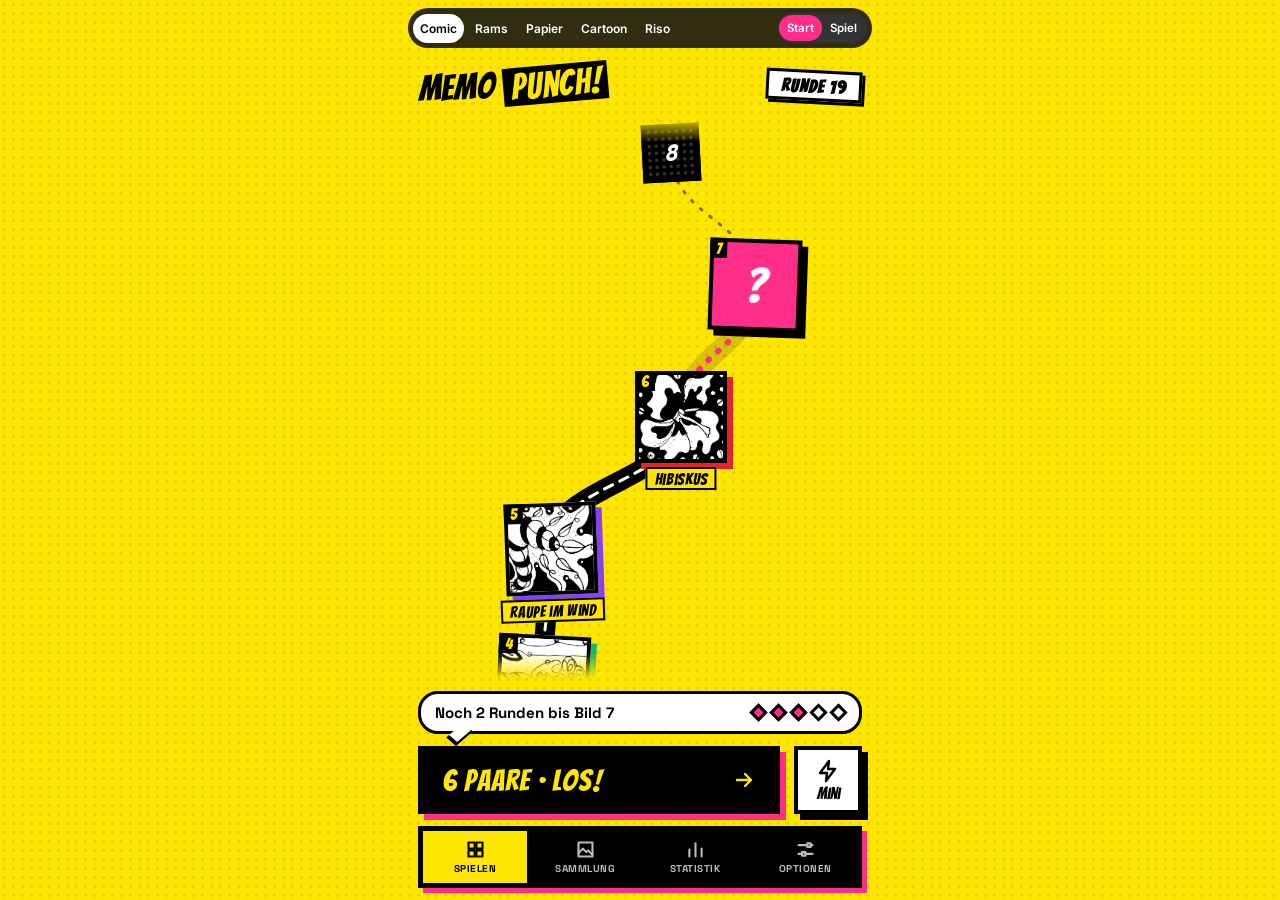
<file: proto/stile.html>
<!DOCTYPE html>
<html lang="de">
<head>
<meta charset="utf-8">
<meta name="viewport" content="width=device-width,initial-scale=1,viewport-fit=cover">
<meta name="theme-color" content="#FFE600">
<title>Memo Punch · Stil-Test</title>
<style>
/* ================= Schriften ================= */
@font-face{font-family:Bangers;src:url(fonts/bangers-latin-400-normal.woff2) format('woff2');font-display:swap}
@font-face{font-family:Fredoka;src:url(fonts/fredoka-latin-500-normal.woff2) format('woff2');font-weight:500;font-display:swap}
@font-face{font-family:Fredoka;src:url(fonts/fredoka-latin-700-normal.woff2) format('woff2');font-weight:700;font-display:swap}
@font-face{font-family:Caveat;src:url(fonts/caveat-latin-500-normal.woff2) format('woff2');font-weight:500;font-display:swap}
@font-face{font-family:Caveat;src:url(fonts/caveat-latin-700-normal.woff2) format('woff2');font-weight:700;font-display:swap}
@font-face{font-family:'Space Mono';src:url(fonts/space-mono-latin-400-normal.woff2) format('woff2');font-weight:400;font-display:swap}
@font-face{font-family:'Space Mono';src:url(fonts/space-mono-latin-700-normal.woff2) format('woff2');font-weight:700;font-display:swap}
@font-face{font-family:Inter;src:url(fonts/inter-latin-400-normal.woff2) format('woff2');font-weight:400;font-display:swap}
@font-face{font-family:Inter;src:url(fonts/inter-latin-600-normal.woff2) format('woff2');font-weight:600;font-display:swap}
@font-face{font-family:'Archivo Black';src:url(../fonts/archivo-black.woff2) format('woff2');font-display:swap}
@font-face{font-family:'Space Grotesk';src:url(../fonts/space-grotesk-700.woff2) format('woff2');font-weight:700;font-display:swap}

/* ================= Grundgerüst (alle Stile) ================= */
*{box-sizing:border-box;margin:0;padding:0;-webkit-tap-highlight-color:transparent}
html,body{height:100%;overflow:hidden}
body{font-family:var(--fb);color:var(--ink);background:var(--bg);transition:background .4s,color .4s}
button{font:inherit;color:inherit;cursor:pointer;border:0;background:none}
#app{position:relative;height:100svh;max-width:480px;margin:0 auto;overflow:hidden}
.scr{position:absolute;inset:0;display:flex;flex-direction:column;gap:12px;padding:calc(66px + env(safe-area-inset-top)) 18px calc(12px + env(safe-area-inset-bottom));
  opacity:0;pointer-events:none;transform:translateY(16px);transition:opacity .3s,transform .4s cubic-bezier(.2,1.2,.4,1)}
.scr.on{opacity:1;pointer-events:auto;transform:none}

/* Stil-Umschalter */
.bar{position:fixed;z-index:50;top:calc(8px + env(safe-area-inset-top));left:50%;transform:translateX(-50%);width:calc(100% - 16px);max-width:464px;display:flex;gap:6px;align-items:center;
  background:rgba(20,20,20,.88);-webkit-backdrop-filter:blur(10px);backdrop-filter:blur(10px);border-radius:999px;padding:5px;font-family:Inter,system-ui,sans-serif}
.chips{display:flex;gap:4px;overflow-x:auto;scrollbar-width:none;flex:1}
.chips::-webkit-scrollbar{display:none}
.chips button,.seg button{color:#fff;font-size:12px;font-weight:600;padding:7px 7px;border-radius:999px;white-space:nowrap}
.chips button[aria-pressed=true]{background:#fff;color:#000}
.seg{display:flex;background:#333;border-radius:999px;padding:2px;flex:none}
.seg button{padding:6px 8px;font-size:11.5px}
.seg button[aria-pressed=true]{background:#FF2E88}

/* Kopf */
.hd{display:flex;justify-content:space-between;align-items:center;flex:none}
.logo{font-family:var(--fh);font-size:28px;line-height:1;white-space:nowrap}
.pill{font-size:13px;font-weight:700;padding:7px 14px;white-space:nowrap}

/* Karte */
.map{flex:1;min-height:0;position:relative;overflow-y:auto;overflow-x:hidden;margin:0 -18px;scrollbar-width:none;
  -webkit-mask-image:linear-gradient(transparent,#000 26px,#000 calc(100% - 26px),transparent);mask-image:linear-gradient(transparent,#000 26px,#000 calc(100% - 26px),transparent)}
.map::-webkit-scrollbar{display:none}
.mapin{position:relative}
.mapin svg{position:absolute;left:0;top:0;overflow:visible}
.pa,.pb{fill:none;stroke-linecap:round;stroke-linejoin:round}
.st{position:absolute;transform:translate(-50%,-50%) rotate(var(--rot,0deg));width:var(--ss,92px);height:var(--ss,92px);display:grid;place-items:center;padding:0}
.st img{width:100%;height:100%;object-fit:cover;display:block}
.st .num{position:absolute;font-size:12px;line-height:1}
.st .lbl{position:absolute;top:calc(100% + 8px);left:50%;transform:translateX(-50%);white-space:nowrap;font-size:12px}
.st.lock{--ss:58px}
.st.lock .num{display:none}
[data-s=rams] .st.lock .num{display:block}
.st.pop{animation:pop .5s cubic-bezier(.2,1.8,.4,1)}
@keyframes pop{50%{transform:translate(-50%,-50%) rotate(var(--rot,0deg)) scale(1.1)}}

/* Fuß */
.status{display:flex;justify-content:space-between;align-items:center;gap:12px;font-size:15px;flex:none}
.pips{display:flex;gap:7px;flex:none}
.pips i{display:block;width:13px;height:13px}
.playrow{display:flex;gap:14px;flex:none}
.play{flex:1;height:68px;display:flex;align-items:center;justify-content:space-between;padding:0 20px;white-space:nowrap;transition:transform .12s}
.play:active,.mini:active{transform:translate(3px,3px)}
.mini{width:68px;height:68px;flex:none;display:flex;flex-direction:column;align-items:center;justify-content:center;gap:2px;font-size:11px;transition:transform .12s}
.ico{width:24px;height:24px;fill:none;stroke:currentColor;stroke-width:2.4;stroke-linecap:round;stroke-linejoin:round}
.tabs{display:flex;gap:6px;height:62px;flex:none;padding:5px}
.tabs button{flex:1;display:flex;flex-direction:column;align-items:center;justify-content:center;gap:2px;font-size:10px;font-weight:700;letter-spacing:.05em;text-transform:uppercase}
.tabs .ico{width:21px;height:21px}

/* Spiel */
.ghd{display:flex;align-items:center;gap:10px;flex:none}
.ghd .gt{flex:1;font-family:var(--fh);font-size:26px;line-height:1}
.sq{width:48px;height:48px;display:grid;place-items:center;flex:none}
.hud{display:grid;grid-template-columns:repeat(3,1fr);gap:10px;flex:none}
.stat{padding:8px 10px;display:flex;flex-direction:column;gap:2px}
.stat .k{font-size:10.5px;font-weight:700;letter-spacing:.08em;text-transform:uppercase;opacity:.75}
.stat .v{font-family:var(--fh);font-size:22px;line-height:1}
.msg{font-size:15px;text-align:center;flex:none;min-height:20px}
.boardwrap{flex:1;min-height:0;display:grid;place-items:center}
.board{display:grid;grid-template-columns:repeat(3,1fr);gap:var(--gap,12px)}
.card{position:relative;perspective:700px;padding:0;aspect-ratio:1}
.card .in{position:absolute;inset:0;transform-style:preserve-3d;transition:transform .45s cubic-bezier(.3,1.4,.5,1)}
.card.up .in,.card.done .in{transform:rotateY(180deg)}
.f{position:absolute;inset:0;backface-visibility:hidden;-webkit-backface-visibility:hidden;overflow:hidden;display:grid;place-items:center}
.f.front{transform:rotateY(180deg)}
.f.front img{width:100%;height:100%;object-fit:cover;display:block}
.card.done{animation:match .5s cubic-bezier(.2,1.8,.4,1)}
@keyframes match{40%{transform:scale(1.08) rotate(-2deg)}}
.card.nope{animation:nope .35s}
@keyframes nope{25%{transform:translateX(-5px)}75%{transform:translateX(5px)}}

/* Gewinn */
.win{position:absolute;inset:0;z-index:40;display:grid;place-items:center;padding:24px;opacity:0;pointer-events:none;transition:opacity .25s}
.win.on{opacity:1;pointer-events:auto}
.win .box{width:100%;max-width:340px;padding:26px 22px;text-align:center;display:flex;flex-direction:column;gap:12px;align-items:center;transform:scale(.7);transition:transform .45s cubic-bezier(.2,1.6,.4,1)}
.win.on .box{transform:none}
.win .box img{width:120px;height:120px;object-fit:cover}
.win .wt{font-family:var(--fh);font-size:40px;line-height:1}
.win button{height:56px;padding:0 28px;margin-top:6px}

/* =====================================================================
   1) COMIC — Gelb, Rasterpunkte, Bangers, harte Schatten, Straße
   ===================================================================== */
[data-s=comic]{--bg:#FFE600;--ink:#000;--acc:#FF2E88;--fh:Bangers,'Archivo Black',sans-serif;--fb:'Space Grotesk',system-ui,sans-serif;--gap:12px}
[data-s=comic] body{background:#FFE600 radial-gradient(rgba(0,0,0,.09) 1.3px,transparent 1.7px) 0 0/9px 9px}
[data-s=comic] .logo{font-size:36px;letter-spacing:.02em;transform:rotate(-2deg)}
[data-s=comic] .logo b{display:inline-block;background:#000;color:#FFE600;padding:2px 8px 0;transform:rotate(-3deg);font-weight:400}
[data-s=comic] .pill{background:#fff;border:3px solid #000;box-shadow:3px 3px 0 #000;font-family:Bangers;font-size:18px;letter-spacing:.06em;padding:4px 12px 2px;transform:rotate(3deg)}
[data-s=comic] .pa{stroke:#000;stroke-width:20}
[data-s=comic] .pb{stroke:#fff;stroke-width:3;stroke-dasharray:9 8}
[data-s=comic] .fut .pa{stroke-width:3;stroke-dasharray:2 10;opacity:.5}[data-s=comic] .fut .pb{display:none}
[data-s=comic] .nxt .pa{stroke:#000;opacity:.15}[data-s=comic] .nxt .pb{stroke:#FF2E88;stroke-width:6;stroke-dasharray:1 12;animation:march 1s linear infinite}
@keyframes march{to{stroke-dashoffset:-13}}
[data-s=comic] .st{border:4px solid #000;background:#fff;box-shadow:6px 6px 0 var(--c)}
[data-s=comic] .st .num{left:-4px;top:-4px;background:#000;color:#FFE600;font-family:Bangers;font-size:16px;padding:3px 6px 1px}
[data-s=comic] .st .lbl{font-family:Bangers;font-size:16px;letter-spacing:.04em;background:#FFE600;border:2.5px solid #000;padding:2px 7px 0}
[data-s=comic] .st.next{background:#FF2E88;color:#fff;font-family:Bangers;font-size:48px;box-shadow:6px 6px 0 #000;animation:wob 2.4s ease-in-out infinite}
@keyframes wob{0%,100%{transform:translate(-50%,-50%) rotate(-4deg)}50%{transform:translate(-50%,-50%) rotate(4deg) scale(1.05)}}
[data-s=comic] .st.lock{background:#000;color:#fff;font-family:Bangers;font-size:22px;box-shadow:none;background-image:radial-gradient(#333 1.5px,transparent 2px);background-size:7px 7px}
[data-s=comic] .status{font-weight:700;background:#fff;border:3px solid #000;border-radius:20px;padding:9px 14px;position:relative}
[data-s=comic] .status::after{content:'';position:absolute;left:30px;bottom:-12px;width:14px;height:14px;background:#fff;border-right:3px solid #000;border-bottom:3px solid #000;transform:skewX(-30deg) rotate(30deg)}
[data-s=comic] .pips i{border:3px solid #000;background:#fff;transform:rotate(45deg)}[data-s=comic] .pips i.on{background:#FF2E88}
[data-s=comic] .play{background:#000;color:#FFE600;border:4px solid #000;box-shadow:6px 6px 0 #FF2E88;font-family:Bangers;font-size:30px;letter-spacing:.04em}
[data-s=comic] .mini{background:#fff;border:4px solid #000;box-shadow:6px 6px 0 #000;font-family:Bangers;font-size:16px}
[data-s=comic] .tabs{background:#000;box-shadow:5px 5px 0 #FF2E88}
[data-s=comic] .tabs button{color:#bbb}[data-s=comic] .tabs button[aria-current]{background:#FFE600;color:#000}
[data-s=comic] .ghd .gt{font-size:34px}
[data-s=comic] .sq{background:#fff;border:3px solid #000;box-shadow:4px 4px 0 #000}
[data-s=comic] .stat{background:#fff;border:3px solid #000;box-shadow:4px 4px 0 #000}[data-s=comic] .stat .v{font-size:28px}
[data-s=comic] .msg{font-family:Bangers;font-size:22px;letter-spacing:.04em}
[data-s=comic] .f{border:3.5px solid #000}
[data-s=comic] .f.back{background:#FF2E88 radial-gradient(rgba(0,0,0,.22) 2px,transparent 2.5px) 0 0/8px 8px;color:#fff;font-family:Bangers;font-size:40px;-webkit-text-stroke:2px #000}
[data-s=comic] .f{box-shadow:5px 5px 0 #000}[data-s=comic] .card{margin:0 5px 5px 0}
[data-s=comic] .f.back::after{content:'?'}
[data-s=comic] .card.done .f.front{box-shadow:inset 0 0 0 4px #FF2E88}
[data-s=comic] .win{background:rgba(0,0,0,.55)}
[data-s=comic] .win .box{background:#FFE600;border:5px solid #000;box-shadow:10px 10px 0 #FF2E88;clip-path:polygon(0 4%,8% 0,30% 3%,52% 0,74% 4%,100% 0,97% 30%,100% 55%,96% 78%,100% 100%,70% 97%,45% 100%,20% 96%,0 100%,3% 70%,0 45%)}
[data-s=comic] .win .wt{font-size:58px;transform:rotate(-4deg)}
[data-s=comic] .win img{border:4px solid #000}
[data-s=comic] .win button{background:#000;color:#FFE600;font-family:Bangers;font-size:26px;box-shadow:5px 5px 0 #FF2E88}

/* =====================================================================
   2) DIETER RAMS — Weniger, aber besser. Warmes Grau, Orange als einziger Akzent,
      Raster, Lautsprecher-Lochung, runde Tasten, keine Deko.
   ===================================================================== */
[data-s=rams]{--bg:#ECEAE4;--ink:#222;--acc:#E8572A;--fh:Inter,'Helvetica Neue',Helvetica,sans-serif;--fb:Inter,'Helvetica Neue',Helvetica,sans-serif;--gap:10px}
[data-s=rams] body{background:#ECEAE4}
[data-s=rams] .logo{font-weight:600;font-size:22px;letter-spacing:-.02em;text-transform:lowercase}
[data-s=rams] .logo b{font-weight:400;color:#8A877F;margin-left:4px}
[data-s=rams] .logo::after{content:'';display:inline-block;width:9px;height:9px;border-radius:50%;background:#E8572A;margin-left:7px;vertical-align:2px}
[data-s=rams] .pill{font-weight:600;font-size:11px;letter-spacing:.12em;text-transform:uppercase;color:#8A877F;border:1px solid #CFCBC2;border-radius:999px}
[data-s=rams] .map{background-image:linear-gradient(#DEDBD3 1px,transparent 1px),linear-gradient(90deg,#DEDBD3 1px,transparent 1px);background-size:24px 24px}
[data-s=rams] .pa{stroke:#222;stroke-width:1.5}
[data-s=rams] .pb{display:none}
[data-s=rams] .fut .pa{stroke:#B4B0A6;stroke-dasharray:1 5}
[data-s=rams] .nxt .pa{stroke:#E8572A;stroke-dasharray:1 5;stroke-width:2}
[data-s=rams] .st{--ss:84px;--rot:0deg!important;border-radius:6px;overflow:visible;background:#fff;box-shadow:0 1px 0 #CFCBC2}
[data-s=rams] .st img{border-radius:6px}
[data-s=rams] .st .num{left:-30px;top:50%;transform:translateY(-50%);font-size:11px;font-weight:600;color:#8A877F;font-variant-numeric:tabular-nums}
[data-s=rams] .st:nth-child(odd) .num{left:auto;right:-30px}
[data-s=rams] .st .lbl{font-size:11px;font-weight:600;letter-spacing:.08em;text-transform:uppercase;color:#555}
[data-s=rams] .st.next{background:#E8572A;color:#fff;font-size:30px;font-weight:400;border-radius:50%;--ss:64px;box-shadow:0 0 0 8px rgba(232,87,42,.15);animation:ring 2.4s ease-out infinite}
@keyframes ring{0%{box-shadow:0 0 0 0 rgba(232,87,42,.35)}100%{box-shadow:0 0 0 18px rgba(232,87,42,0)}}
[data-s=rams] .st.lock{--ss:14px;border-radius:50%;background:#C9C5BB;box-shadow:none;font-size:0}
[data-s=rams] .st.lock .num{font-size:11px}
[data-s=rams] .status{font-size:13px;color:#555;border-top:1px solid #CFCBC2;padding-top:12px}
[data-s=rams] .pips{gap:5px}[data-s=rams] .pips i{width:8px;height:8px;border-radius:50%;background:#CFCBC2}[data-s=rams] .pips i.on{background:#E8572A}
[data-s=rams] .play{background:#2A2A28;color:#ECEAE4;border-radius:12px;font-size:16px;font-weight:600;letter-spacing:.01em}
[data-s=rams] .play .ico{background:#E8572A;color:#fff;border-radius:50%;width:34px;height:34px;padding:7px}
[data-s=rams] .mini{background:#fff;border-radius:50%;box-shadow:inset 0 -3px 0 #DEDBD3,0 1px 2px rgba(0,0,0,.12);font-size:10px;font-weight:600;letter-spacing:.08em;text-transform:uppercase;color:#555}
[data-s=rams] .tabs{border-top:1px solid #CFCBC2;padding:4px 0 0}
[data-s=rams] .tabs button{color:#8A877F;font-weight:600;font-size:9.5px;position:relative}
[data-s=rams] .tabs button[aria-current]{color:#222}
[data-s=rams] .tabs button[aria-current]::before{content:'';position:absolute;top:2px;width:5px;height:5px;border-radius:50%;background:#E8572A}
[data-s=rams] .ghd .gt{font-weight:600;font-size:20px}
[data-s=rams] .sq{background:#fff;border-radius:50%;box-shadow:inset 0 -3px 0 #DEDBD3,0 1px 2px rgba(0,0,0,.12)}
[data-s=rams] .stat{border-top:1px solid #222;padding:8px 0 0}
[data-s=rams] .stat .k{font-weight:600;font-size:9.5px;color:#8A877F;opacity:1}
[data-s=rams] .stat .v{font-weight:400;font-size:26px;font-variant-numeric:tabular-nums;letter-spacing:-.02em}
[data-s=rams] .msg{font-size:13px;color:#8A877F}
[data-s=rams] .boardwrap{background:#E2DFD8;border-radius:18px;padding:14px;box-shadow:inset 0 1px 2px rgba(0,0,0,.08)}
[data-s=rams] .f{border-radius:8px}
[data-s=rams] .f.back{background:#F6F5F1 radial-gradient(circle,#B9B5AB 2.2px,transparent 2.6px) 50% 50%/11px 11px;box-shadow:inset 0 0 0 1px #DEDBD3}
[data-s=rams] .f.front{background:#fff}
[data-s=rams] .card.done .f.front::after{content:'';position:absolute;right:7px;bottom:7px;width:9px;height:9px;border-radius:50%;background:#E8572A}
[data-s=rams] .card.done{animation:none}
[data-s=rams] .win{background:rgba(236,234,228,.85)}
[data-s=rams] .win .box{background:#fff;border-radius:16px;box-shadow:0 20px 50px rgba(0,0,0,.12)}
[data-s=rams] .win .wt{font-weight:600;font-size:28px;letter-spacing:-.02em}
[data-s=rams] .win img{border-radius:8px}
[data-s=rams] .win p{color:#8A877F;font-size:14px}
[data-s=rams] .win button{background:#E8572A;color:#fff;border-radius:999px;font-weight:600;font-size:15px}

/* =====================================================================
   3) PAPIER & KARTON — Kraftpapier, aufgeklebte Fotos mit Klebeband,
      Handschrift, genähter Pfad, Stempel.
   ===================================================================== */
[data-s=papier]{--bg:#C9A57A;--ink:#3A2A1A;--acc:#C8372D;--fh:Caveat,cursive;--fb:Inter,system-ui,sans-serif;--gap:14px;
  --grain:url("data:image/svg+xml,%3Csvg xmlns='http://www.w3.org/2000/svg' width='160' height='160'%3E%3Cfilter id='n'%3E%3CfeTurbulence type='fractalNoise' baseFrequency='.9' numOctaves='3' stitchTiles='stitch'/%3E%3CfeColorMatrix values='0 0 0 0 .2 0 0 0 0 .13 0 0 0 0 .05 0 0 0 .35 0'/%3E%3C/filter%3E%3Crect width='160' height='160' filter='url(%23n)'/%3E%3C/svg%3E")}
[data-s=papier] body{background:#C9A57A var(--grain)}
[data-s=papier] .logo{font-size:40px;font-weight:700}
[data-s=papier] .logo b{display:inline-block;background:#F7F2E8;padding:0 10px;transform:rotate(-3deg);box-shadow:0 2px 4px rgba(0,0,0,.25);font-weight:700;margin-left:4px;color:#C8372D}
[data-s=papier] .pill{font-family:Caveat;font-size:22px;font-weight:700;border:2.5px solid #C8372D;color:#C8372D;border-radius:6px;transform:rotate(-6deg);padding:0 10px;opacity:.85;mix-blend-mode:multiply}
[data-s=papier] .pa{stroke:#3A2A1A;stroke-width:2.5;stroke-dasharray:10 7}
[data-s=papier] .pb{stroke:rgba(255,255,255,.35);stroke-width:2.5;stroke-dasharray:10 7;transform:translate(1px,1.5px)}
[data-s=papier] .fut .pa{opacity:.35}[data-s=papier] .fut .pb{display:none}
[data-s=papier] .nxt .pa{stroke:#C8372D}
[data-s=papier] .st{background:#F7F2E8;padding:7px 7px 22px;width:auto;height:auto;box-shadow:0 2px 2px rgba(0,0,0,.15),0 10px 18px rgba(0,0,0,.22)}
[data-s=papier] .st img{width:84px;height:84px}
[data-s=papier] .st::before{content:'';position:absolute;top:-10px;left:50%;width:54px;height:20px;transform:translateX(-50%) rotate(-4deg);background:rgba(240,226,180,.75);box-shadow:0 1px 1px rgba(0,0,0,.1)}
[data-s=papier] .st .num{right:8px;bottom:4px;font-family:Caveat;font-size:18px;font-weight:700;color:#8a7a66}
[data-s=papier] .st .lbl{position:absolute;top:auto;bottom:3px;left:9px;transform:none;font-family:Caveat;font-size:17px;font-weight:700;max-width:70px;overflow:hidden;text-overflow:ellipsis}
[data-s=papier] .st.next{width:92px;height:92px;padding:0;background:#C8372D;color:#F7F2E8;font-family:Caveat;font-size:56px;font-weight:700;border-radius:50%;box-shadow:0 3px 0 #8E2119,0 8px 14px rgba(0,0,0,.25)}
[data-s=papier] .st.next::before{display:none}
[data-s=papier] .st.lock{width:58px;height:58px;padding:0;background:repeating-linear-gradient(90deg,#B38C5E 0 3px,#C49B6A 3px 7px);border:2px solid #A07A4E;font-family:Caveat;font-size:24px;font-weight:700;color:#5a4128}
[data-s=papier] .st.lock::before{display:none}
[data-s=papier] .status{font-family:Caveat;font-size:24px;font-weight:700;background:#F7F2E8;padding:2px 14px;transform:rotate(-1deg);box-shadow:0 2px 4px rgba(0,0,0,.2);background-image:repeating-linear-gradient(transparent 0 27px,#C7D6E8 27px 28px)}
[data-s=papier] .pips i{border-radius:50%;border:2px solid #3A2A1A}[data-s=papier] .pips i.on{background:#C8372D;border-color:#C8372D}
[data-s=papier] .play{background:#C8372D;color:#F7F2E8;font-family:Caveat;font-size:36px;font-weight:700;box-shadow:0 3px 0 #8E2119,0 10px 18px rgba(0,0,0,.25);clip-path:polygon(0 3%,6% 0,15% 4%,26% 0,38% 3%,52% 0,64% 4%,77% 0,88% 3%,100% 0,99% 50%,100% 100%,90% 96%,78% 100%,64% 97%,50% 100%,36% 96%,22% 100%,10% 97%,0 100%,1% 50%)}
[data-s=papier] .mini{background:#F7F2E8;border-radius:50%;box-shadow:0 2px 2px rgba(0,0,0,.15),0 8px 14px rgba(0,0,0,.2);font-family:Caveat;font-size:20px;font-weight:700}
[data-s=papier] .tabs{background:#F7F2E8;box-shadow:0 2px 4px rgba(0,0,0,.2),0 10px 20px rgba(0,0,0,.18);padding:0;gap:0}
[data-s=papier] .tabs button{font-family:Caveat;font-size:17px;font-weight:700;text-transform:none;letter-spacing:0;color:#8a7a66;border-right:1px dashed #D8CBB6}
[data-s=papier] .tabs button:last-child{border:0}
[data-s=papier] .tabs button[aria-current]{color:#C8372D}
[data-s=papier] .ghd .gt{font-size:40px;font-weight:700}
[data-s=papier] .sq{background:#F7F2E8;border-radius:50%;box-shadow:0 2px 2px rgba(0,0,0,.15),0 6px 10px rgba(0,0,0,.18)}
[data-s=papier] .stat{background:#F7F2E8;box-shadow:0 2px 3px rgba(0,0,0,.18);transform:rotate(var(--rr,0deg))}
[data-s=papier] .stat:nth-child(1){--rr:-2deg}[data-s=papier] .stat:nth-child(3){--rr:2deg}
[data-s=papier] .stat .v{font-family:Caveat;font-size:30px;font-weight:700}
[data-s=papier] .msg{font-family:Caveat;font-size:24px;font-weight:700}
[data-s=papier] .f{box-shadow:0 2px 2px rgba(0,0,0,.15),0 6px 10px rgba(0,0,0,.22)}
[data-s=papier] .f.back{background:repeating-linear-gradient(90deg,#B38C5E 0 3px,#C9A272 3px 8px);border:2px solid #A07A4E}
[data-s=papier] .f.back::after{content:'M';width:44%;aspect-ratio:1;border-radius:50%;border:3px solid rgba(200,55,45,.75);color:rgba(200,55,45,.8);font-family:Caveat;font-weight:700;font-size:28px;display:grid;place-items:center;transform:rotate(-12deg)}
[data-s=papier] .f.front{background:#F7F2E8;padding:6px}
[data-s=papier] .win{background:rgba(58,42,26,.45)}
[data-s=papier] .win .box{background:#F7F2E8 var(--grain);box-shadow:0 20px 40px rgba(0,0,0,.35);transform:rotate(-2deg) scale(.7)}
[data-s=papier] .win.on .box{transform:rotate(-2deg)}
[data-s=papier] .win .wt{font-size:58px;font-weight:700;color:#C8372D}
[data-s=papier] .win img{padding:6px 6px 20px;background:#fff;box-shadow:0 4px 10px rgba(0,0,0,.2);width:130px;height:150px;transform:rotate(3deg)}
[data-s=papier] .win button{background:#C8372D;color:#F7F2E8;font-family:Caveat;font-size:30px;font-weight:700;border-radius:6px;box-shadow:0 3px 0 #8E2119}

/* =====================================================================
   4) CARTOON — Rund, fröhlich, dicke Konturen, 3D-Knöpfe, Hüpfen
   ===================================================================== */
[data-s=cartoon]{--bg:#8EDBFF;--ink:#1E1B4B;--acc:#FF5A5F;--fh:Fredoka,ui-rounded,system-ui,sans-serif;--fb:Fredoka,ui-rounded,system-ui,sans-serif;--gap:12px}
[data-s=cartoon] body{background:radial-gradient(60px 26px at 15% 22%,#fff 98%,transparent),radial-gradient(44px 20px at 24% 19%,#fff 98%,transparent),radial-gradient(70px 28px at 82% 58%,#fff 98%,transparent),radial-gradient(46px 22px at 72% 55%,#fff 98%,transparent),linear-gradient(#8EDBFF,#C9F0FF)}
[data-s=cartoon] .logo{font-weight:700;font-size:30px;color:#fff;-webkit-text-stroke:2px #1E1B4B;paint-order:stroke fill;text-shadow:0 4px 0 #1E1B4B;letter-spacing:.01em}
[data-s=cartoon] .logo b{color:#FFD23F;font-weight:700}
[data-s=cartoon] .pill{background:#fff;border:3px solid #1E1B4B;border-radius:999px;box-shadow:0 4px 0 #1E1B4B;font-weight:700}
[data-s=cartoon] .pa{stroke:#fff;stroke-width:14;stroke-dasharray:0 22}
[data-s=cartoon] .pb{stroke:#1E1B4B;stroke-width:20;stroke-dasharray:0 22;opacity:1}
[data-s=cartoon] svg .pb{order:-1}
[data-s=cartoon] .fut .pa{stroke-width:8;stroke:#fff;opacity:.7}[data-s=cartoon] .fut .pb{stroke-width:12;opacity:.25}
[data-s=cartoon] .nxt .pa{stroke:#FFD23F;animation:march2 1.2s linear infinite}[data-s=cartoon] .nxt .pb{animation:march2 1.2s linear infinite}
@keyframes march2{to{stroke-dashoffset:-22}}
[data-s=cartoon] .st{border-radius:50%;border:5px solid #1E1B4B;background:#fff;overflow:hidden;box-shadow:0 6px 0 #1E1B4B;--rot:0deg!important;animation:bob 2.6s ease-in-out infinite;animation-delay:var(--d,0s)}
@keyframes bob{50%{transform:translate(-50%,-56%)}}
[data-s=cartoon] .st .num{left:50%;top:auto;bottom:-4px;transform:translateX(-50%);background:#FFD23F;border:3px solid #1E1B4B;border-radius:999px;font-weight:700;font-size:13px;padding:3px 9px;z-index:2}
[data-s=cartoon] .st{overflow:visible}
[data-s=cartoon] .st img{border-radius:50%}
[data-s=cartoon] .st .lbl{top:calc(100% + 16px);font-weight:700;font-size:14px;color:#1E1B4B;background:#fff;border-radius:999px;padding:3px 10px;border:2.5px solid #1E1B4B}
[data-s=cartoon] .st.next{background:#FF5A5F;color:#fff;font-weight:700;font-size:46px;-webkit-text-stroke:2px #1E1B4B;paint-order:stroke fill;animation:jelly 1.4s ease-in-out infinite}
@keyframes jelly{0%,100%{transform:translate(-50%,-50%) scale(1)}30%{transform:translate(-50%,-50%) scale(1.12,.9)}60%{transform:translate(-50%,-50%) scale(.94,1.08)}}
[data-s=cartoon] .st.lock{background:#B9E6FF;color:#1E1B4B;font-weight:700;font-size:20px;box-shadow:0 4px 0 #1E1B4B;opacity:.85}
[data-s=cartoon] .status{font-weight:700;color:#1E1B4B;background:#fff;border:3px solid #1E1B4B;border-radius:18px;padding:9px 14px;box-shadow:0 4px 0 #1E1B4B}
[data-s=cartoon] .pips i{border-radius:50%;border:3px solid #1E1B4B;background:#fff}[data-s=cartoon] .pips i.on{background:#FFD23F}
[data-s=cartoon] .play{background:#3DDC97;color:#fff;border:4px solid #1E1B4B;border-radius:22px;box-shadow:0 7px 0 #1E1B4B;font-weight:700;font-size:24px;-webkit-text-stroke:1.5px #1E1B4B;paint-order:stroke fill}
[data-s=cartoon] .play:active,[data-s=cartoon] .mini:active{transform:translateY(5px);box-shadow:0 2px 0 #1E1B4B}
[data-s=cartoon] .mini{background:#FFD23F;border:4px solid #1E1B4B;border-radius:22px;box-shadow:0 7px 0 #1E1B4B;font-weight:700;font-size:13px}
[data-s=cartoon] .tabs{background:#fff;border:4px solid #1E1B4B;border-radius:24px;box-shadow:0 6px 0 #1E1B4B}
[data-s=cartoon] .tabs button{color:#7A78A8;border-radius:16px;font-weight:700}
[data-s=cartoon] .tabs button[aria-current]{background:#FF5A5F;color:#fff}
[data-s=cartoon] .ghd .gt{font-weight:700;color:#fff;-webkit-text-stroke:2px #1E1B4B;paint-order:stroke fill;text-shadow:0 3px 0 #1E1B4B;font-size:30px}
[data-s=cartoon] .sq{background:#fff;border:3.5px solid #1E1B4B;border-radius:16px;box-shadow:0 5px 0 #1E1B4B}
[data-s=cartoon] .stat{background:#fff;border:3.5px solid #1E1B4B;border-radius:16px;box-shadow:0 5px 0 #1E1B4B;align-items:center}
[data-s=cartoon] .stat .v{font-weight:700;font-size:24px}
[data-s=cartoon] .msg{font-weight:700;color:#1E1B4B}
[data-s=cartoon] .f{border:4px solid #1E1B4B;border-radius:18px}
[data-s=cartoon] .f{box-shadow:0 6px 0 #1E1B4B}[data-s=cartoon] .card{margin-bottom:6px}
[data-s=cartoon] .f.back{background:#7C5CFF radial-gradient(circle,rgba(255,255,255,.35) 4px,transparent 4.5px) 0 0/18px 18px}
[data-s=cartoon] .f.back::after{content:'★';color:#FFD23F;font-size:38px;-webkit-text-stroke:2.5px #1E1B4B}
[data-s=cartoon] .card.done{animation:boing .6s cubic-bezier(.2,2,.4,1)}
@keyframes boing{30%{transform:scale(1.15,.85)}60%{transform:scale(.92,1.1)}}
[data-s=cartoon] .win{background:rgba(30,27,75,.35)}
[data-s=cartoon] .win .box{background:#fff;border:5px solid #1E1B4B;border-radius:30px;box-shadow:0 10px 0 #1E1B4B}
[data-s=cartoon] .win .wt{font-weight:700;font-size:44px;color:#FFD23F;-webkit-text-stroke:2.5px #1E1B4B;paint-order:stroke fill;text-shadow:0 4px 0 #1E1B4B}
[data-s=cartoon] .win img{border-radius:50%;border:5px solid #1E1B4B}
[data-s=cartoon] .win button{background:#3DDC97;color:#fff;border:4px solid #1E1B4B;border-radius:20px;box-shadow:0 6px 0 #1E1B4B;font-weight:700;font-size:20px;-webkit-text-stroke:1.2px #1E1B4B;paint-order:stroke fill}
.confetti{position:absolute;width:10px;height:14px;z-index:41;pointer-events:none;border:2px solid #1E1B4B;border-radius:3px}

/* =====================================================================
   5) RISOGRAPH — zwei Druckfarben (Pink + Blau), Überdruck, Korn, Versatz
   ===================================================================== */
[data-s=riso]{--bg:#F4EFE4;--ink:#0078BF;--acc:#FF48B0;--fh:'Space Mono',monospace;--fb:'Space Mono',monospace;--gap:12px;
  --grain:url("data:image/svg+xml,%3Csvg xmlns='http://www.w3.org/2000/svg' width='140' height='140'%3E%3Cfilter id='n'%3E%3CfeTurbulence type='fractalNoise' baseFrequency='1.2' numOctaves='2' stitchTiles='stitch'/%3E%3CfeColorMatrix values='0 0 0 0 0 0 0 0 0 0 0 0 0 0 0 0 0 0 .22 0'/%3E%3C/filter%3E%3Crect width='140' height='140' filter='url(%23n)'/%3E%3C/svg%3E")}
[data-s=riso] body{background:#F4EFE4 var(--grain)}
[data-s=riso] .logo{font-weight:700;font-size:26px;text-transform:uppercase;letter-spacing:-.04em;color:#0078BF;text-shadow:3px 2px 0 rgba(255,72,176,.85)}
[data-s=riso] .logo b{color:#FF48B0;text-shadow:-2px 2px 0 rgba(0,120,191,.7)}
[data-s=riso] .pill{background:#FF48B0;color:#F4EFE4;font-weight:700;mix-blend-mode:multiply}
[data-s=riso] .pa{stroke:#0078BF;stroke-width:6;stroke-dasharray:0 13;mix-blend-mode:multiply}
[data-s=riso] .pb{stroke:#FF48B0;stroke-width:6;stroke-dasharray:0 13;transform:translate(3px,2px);mix-blend-mode:multiply}
[data-s=riso] .fut .pa,[data-s=riso] .fut .pb{stroke-width:3;opacity:.5}
[data-s=riso] .nxt .pa{stroke:#FF48B0}
[data-s=riso] .st{background:#FF48B0;overflow:visible}
[data-s=riso] .st img{mix-blend-mode:multiply;filter:grayscale(1) contrast(1.2) brightness(1.15)}
[data-s=riso] .st::after{content:'';position:absolute;inset:0;transform:translate(5px,4px);background:#0078BF;mix-blend-mode:multiply;opacity:.55;z-index:-1}
[data-s=riso] .st .num{left:0;top:-20px;font-weight:700;color:#FF48B0;font-size:14px}
[data-s=riso] .st .lbl{font-weight:700;color:#0078BF;text-transform:uppercase;font-size:11px;letter-spacing:-.02em}
[data-s=riso] .st.next{background:transparent;border:3px solid #0078BF;color:#FF48B0;font-weight:700;font-size:44px;background-image:radial-gradient(#0078BF 1.4px,transparent 1.8px);background-size:6px 6px}
[data-s=riso] .st.next::after{display:none}
[data-s=riso] .st.lock{background:transparent;border:2px dashed #0078BF;color:#0078BF;font-weight:700;opacity:.6}
[data-s=riso] .st.lock::after{display:none}
[data-s=riso] .status{color:#0078BF;font-weight:700;font-size:13px;text-transform:uppercase;border-top:3px solid #FF48B0;border-bottom:3px solid #0078BF;padding:8px 0;mix-blend-mode:multiply}
[data-s=riso] .pips i{background:transparent;border:2.5px solid #0078BF;border-radius:50%}[data-s=riso] .pips i.on{background:#FF48B0;border-color:#FF48B0}
[data-s=riso] .play{background:#0078BF;color:#F4EFE4;font-weight:700;font-size:18px;text-transform:uppercase;box-shadow:6px 5px 0 rgba(255,72,176,.9)}
[data-s=riso] .mini{background:#FF48B0;color:#F4EFE4;font-weight:700;box-shadow:6px 5px 0 rgba(0,120,191,.7)}
[data-s=riso] .tabs{border:3px solid #0078BF;padding:3px}
[data-s=riso] .tabs button{color:#0078BF;font-family:'Space Mono';font-size:9.5px}
[data-s=riso] .tabs button[aria-current]{background:#FF48B0;color:#F4EFE4;mix-blend-mode:multiply}
[data-s=riso] .ghd .gt{font-weight:700;text-transform:uppercase;letter-spacing:-.04em;text-shadow:3px 2px 0 rgba(255,72,176,.85)}
[data-s=riso] .sq{border:3px solid #0078BF;color:#0078BF}
[data-s=riso] .stat{border:3px solid #0078BF;box-shadow:5px 4px 0 rgba(255,72,176,.85)}
[data-s=riso] .stat .k{color:#FF48B0;opacity:1}[data-s=riso] .stat .v{font-weight:700}
[data-s=riso] .msg{font-weight:700;text-transform:uppercase;font-size:13px}
[data-s=riso] .f.back{background:#F4EFE4 radial-gradient(circle,#0078BF 1.6px,transparent 2px) 0 0/7px 7px;border:3px solid #0078BF}
[data-s=riso] .f.back::after{content:'';width:52%;aspect-ratio:1;border-radius:50%;background:#FF48B0;mix-blend-mode:multiply;transform:translate(10%,8%)}
[data-s=riso] .f.front{background:#FF48B0}
[data-s=riso] .f.front img{mix-blend-mode:multiply;filter:grayscale(1) contrast(1.2) brightness(1.15)}
[data-s=riso] .card.done .f.front{background:#FFE800}
[data-s=riso] .win{background:rgba(244,239,228,.8)}
[data-s=riso] .win .box{background:#F4EFE4 var(--grain);border:4px solid #0078BF;box-shadow:10px 8px 0 rgba(255,72,176,.9)}
[data-s=riso] .win .wt{font-weight:700;text-transform:uppercase;letter-spacing:-.05em;color:#0078BF;text-shadow:4px 3px 0 rgba(255,72,176,.85);font-size:36px}
[data-s=riso] .win img{background:#FF48B0;mix-blend-mode:multiply;filter:grayscale(1) contrast(1.2)}
[data-s=riso] .win button{background:#FF48B0;color:#F4EFE4;font-weight:700;text-transform:uppercase}

@media (prefers-reduced-motion:reduce){*{animation:none!important;transition:none!important}}
</style>
</head>
<body>
<div class="bar">
  <div class="chips" id="chips">
    <button data-s="comic">Comic</button><button data-s="rams">Rams</button><button data-s="papier">Papier</button><button data-s="cartoon">Cartoon</button><button data-s="riso">Riso</button>
  </div>
  <div class="seg"><button data-v="home" aria-pressed="true">Start</button><button data-v="game">Spiel</button></div>
</div>
<div id="app">
  <section class="scr home on" id="home">
    <header class="hd"><div class="logo">Memo <b>Punch!</b></div><span class="pill">Runde 19</span></header>
    <div class="map" id="map"><div class="mapin" id="mapIn"></div></div>
    <div class="status"><span id="stTxt"></span><span class="pips" id="pips"></span></div>
    <div class="playrow">
      <button class="play" id="play"><span>6 Paare · Los!</span><svg class="ico" viewBox="0 0 24 24"><path d="M5 12h14M13 6l6 6-6 6"/></svg></button>
      <button class="mini"><svg class="ico" viewBox="0 0 24 24"><path d="M13 2L4 14h7l-1 8 9-12h-7z"/></svg>Mini</button>
    </div>
    <nav class="tabs">
      <button aria-current="page"><svg class="ico" viewBox="0 0 24 24"><rect x="4" y="4" width="7" height="7"/><rect x="13" y="4" width="7" height="7"/><rect x="4" y="13" width="7" height="7"/><rect x="13" y="13" width="7" height="7"/></svg>Spielen</button>
      <button><svg class="ico" viewBox="0 0 24 24"><rect x="4" y="4" width="16" height="16"/><path d="M4 16l5-5 4 4 2-2 5 5"/></svg>Sammlung</button>
      <button><svg class="ico" viewBox="0 0 24 24"><path d="M5 20V12M12 20V5M19 20v-9"/></svg>Statistik</button>
      <button><svg class="ico" viewBox="0 0 24 24"><path d="M4 7h10M18 7h2M4 17h4M12 17h8"/><rect x="14" y="5" width="4" height="4"/><rect x="8" y="15" width="4" height="4"/></svg>Optionen</button>
    </nav>
  </section>
  <section class="scr game" id="game">
    <header class="ghd">
      <button class="sq" id="back" aria-label="Zurück"><svg class="ico" viewBox="0 0 24 24"><path d="M15 5l-7 7 7 7"/></svg></button>
      <div class="gt">Runde 19</div>
      <button class="sq" id="again2" aria-label="Neu mischen"><svg class="ico" viewBox="0 0 24 24"><path d="M4 12a8 8 0 0 1 14-5l2 2M20 4v5h-5M20 12a8 8 0 0 1-14 5l-2-2M4 20v-5h5"/></svg></button>
    </header>
    <div class="hud">
      <div class="stat"><span class="k">Paare</span><span class="v" id="hP">0/6</span></div>
      <div class="stat"><span class="k">Züge</span><span class="v" id="hM">0</span></div>
      <div class="stat"><span class="k">Zeit</span><span class="v" id="hT">0:00</span></div>
    </div>
    <div class="msg" id="msg"></div>
    <div class="boardwrap" id="bw"><div class="board" id="board"></div></div>
  </section>
  <div class="win" id="win"><div class="box"><div class="wt">Gewonnen!</div><img id="wImg" alt=""><p id="wTxt"></p><button id="wBtn">Weiter</button></div></div>
</div>
<script src="../content.js?v=230"></script>
<script>
const C=window.CONTENT,$=s=>document.querySelector(s),$$=s=>[...document.querySelectorAll(s)];
const N=C.images.length,U=6,PAIRS=6,IM=i=>'../img/t'+(i+1)+'.webp?v=211',T=i=>C.images[i].title.de;
const COL=['#FF2E88','#2D7BFF','#FF8A00','#14B86A','#8A3FFC','#E8212E','#00B3D6','#FFB800'];
const THEME={comic:'#FFE600',rams:'#ECEAE4',papier:'#C9A57A',cartoon:'#8EDBFF',riso:'#F4EFE4'};
const STYLES=Object.keys(THEME);
let S=new URLSearchParams(location.search).get('s');if(!STYLES.includes(S))S='comic';

/* ---------- Stil wechseln ---------- */
function setStyle(s){S=s;document.documentElement.dataset.s=s;$('meta[name=theme-color]').content=THEME[s];
  $$('#chips button').forEach(b=>b.setAttribute('aria-pressed',b.dataset.s===s));
  history.replaceState(0,'','?s='+s+(view==='game'?'&v=game':''));
  requestAnimationFrame(()=>{renderMap();fitBoard()})}
$$('#chips button').forEach(b=>b.onclick=()=>setStyle(b.dataset.s));

/* ---------- Ansicht wechseln ---------- */
let view=new URLSearchParams(location.search).get('v')==='game'?'game':'home';
function show(v){view=v;$('#home').classList.toggle('on',v==='home');$('#game').classList.toggle('on',v==='game');
  $$('.seg button').forEach(b=>b.setAttribute('aria-pressed',b.dataset.v===v));history.replaceState(0,'','?s='+S+(v==='game'?'&v=game':''));
  if(v==='game')newGame();else requestAnimationFrame(renderMap)}
$$('.seg button').forEach(b=>b.onclick=()=>show(b.dataset.v));
$('#play').onclick=()=>show('game');$('#back').onclick=()=>show('home');

/* ---------- Startbildschirm: Pfad mit Stationen ---------- */
function renderMap(){
  const map=$('#map'),inn=$('#mapIn'),W=map.clientWidth||360,gap=S==='rams'?118:132,top=80,cnt=U+3;
  const H=top*2+gap*(cnt-1);inn.style.height=H+'px';
  const P=[];for(let i=0;i<cnt;i++){const y=H-top-i*gap,x=S==='rams'?W/2+(i%2?1:-1)*W*.2:W/2+Math.sin(i*1.25+.4)*W*.24;P.push([x,y])}
  const seg=(a,b)=>{const my=(a[1]+b[1])/2;return 'M'+a[0]+' '+a[1]+'C'+a[0]+' '+my+' '+b[0]+' '+my+' '+b[0]+' '+b[1]};
  let svg='<svg width="'+W+'" height="'+H+'" aria-hidden="true">';
  for(let i=1;i<cnt;i++){const d=seg(P[i-1],P[i]),cls=i<U?'':i===U?'nxt':'fut';
    svg+='<g class="'+cls+'">'+(S==='cartoon'?'<path class="pb" d="'+d+'"/><path class="pa" d="'+d+'"/>':'<path class="pa" d="'+d+'"/><path class="pb" d="'+d+'"/>')+'</g>'}
  svg+='</svg>';let h=svg;
  for(let i=0;i<cnt;i++){const [x,y]=P[i],rot=((i*37)%7-3)+'deg',st='left:'+x+'px;top:'+y+'px;--rot:'+rot+';--c:'+COL[i%8]+';--d:'+(i*.3)+'s';
    if(i<U)h+='<button class="st" style="'+st+'"><img src="'+IM(i)+'" alt="'+T(i)+'"><span class="num">'+(i+1)+'</span><span class="lbl">'+T(i)+'</span></button>';
    else if(i===U)h+='<button class="st next" style="'+st+'" id="nextSt">?<span class="num">'+(i+1)+'</span></button>';
    else h+='<span class="st lock" style="'+st+'"><span class="num">'+(i+1)+'</span>'+(S==='rams'?'':i+1)+'</span>'}
  inn.innerHTML=h;
  map.scrollTop=Math.max(0,P[U][1]-map.clientHeight*.3);
  $$('.mapin .st').forEach(b=>b.addEventListener('click',()=>{b.classList.remove('pop');b.offsetWidth;b.classList.add('pop')}));
  $('#stTxt').textContent=S==='rams'?'2 Runden bis Bild 7':S==='riso'?'Noch 2 Runden → Bild 07':'Noch 2 Runden bis Bild 7';
  $('#pips').innerHTML='<i class="on"></i><i class="on"></i><i class="on"></i><i></i><i></i>';
}
$('#nextSt')||0;

/* ---------- Memory ---------- */
let open=[],lock=false,found=0,moves=0,t0=0,tick=null;
function fitBoard(){const bw=$('#bw'),b=$('#board');if(!bw.clientHeight)return;const g=parseFloat(getComputedStyle(b).gap)||12,pad=S==='rams'?28:0;
  const cw=Math.min((bw.clientWidth-pad-2*g)/3,(bw.clientHeight-pad-3*g)/4);b.style.width=(cw*3+2*g)+'px'}
function newGame(){
  const ids=[...Array(PAIRS).keys()],deck=[...ids,...ids].sort(()=>Math.random()-.5);
  $('#board').innerHTML=deck.map(id=>'<button class="card up" data-id="'+id+'" aria-label="Karte"><span class="in"><span class="f back"></span><span class="f front"><img src="'+IM(id)+'" alt=""></span></span></button>').join('');
  open=[];found=0;moves=0;lock=true;clearInterval(tick);hud();$('#hT').textContent='0:00';
  $('#msg').textContent=S==='riso'?'MERK DIR DIE KARTEN':'Merk dir die Karten …';
  requestAnimationFrame(fitBoard);
  setTimeout(()=>{$$('.card').forEach((c,k)=>setTimeout(()=>c.classList.remove('up'),k*40));lock=false;t0=Date.now();
    tick=setInterval(()=>{const s=Math.floor((Date.now()-t0)/1000);$('#hT').textContent=Math.floor(s/60)+':'+String(s%60).padStart(2,'0')},500);
    $('#msg').textContent=S==='riso'?'FINDE DIE PAARE':'Finde die Paare'},1600);
  $$('.card').forEach(c=>c.onclick=()=>flip(c));
}
function hud(){$('#hP').textContent=found+'/'+PAIRS;$('#hM').textContent=moves}
function flip(c){if(lock||c.classList.contains('up')||c.classList.contains('done'))return;
  c.classList.add('up');open.push(c);if(open.length<2)return;moves++;hud();lock=true;const [a,b]=open;
  if(a.dataset.id===b.dataset.id){setTimeout(()=>{a.classList.add('done');b.classList.add('done');a.classList.remove('up');b.classList.remove('up');found++;hud();open=[];lock=false;
      const w=['Paar!','Super!','Treffer!','Jawoll!'];$('#msg').textContent=S==='rams'?'Paar gefunden':S==='riso'?'TREFFER':w[found%4];
      if(found===PAIRS)setTimeout(()=>winShow(+a.dataset.id),500)},380)}
  else setTimeout(()=>{a.classList.add('nope');b.classList.add('nope');setTimeout(()=>{a.classList.remove('up','nope');b.classList.remove('up','nope');open=[];lock=false},420)},650)}
function winShow(id){clearInterval(tick);$('#wImg').src=IM(id);$('#wTxt').textContent=moves+' Züge · '+$('#hT').textContent;
  $('.win .wt').textContent={comic:'POW! Gewonnen!',rams:'Gewonnen.',papier:'Geschafft!',cartoon:'Juhuu!',riso:'GEWONNEN'}[S];
  $('#win').classList.add('on');if(S==='cartoon')confetti()}
$('#wBtn').onclick=()=>{$('#win').classList.remove('on');newGame()};
$('#again2').onclick=newGame;
function confetti(){const cs=['#FF5A5F','#FFD23F','#3DDC97','#7C5CFF','#fff'];
  for(let k=0;k<40;k++){const d=document.createElement('i');d.className='confetti';d.style.background=cs[k%5];d.style.left=(20+Math.random()*60)+'%';d.style.top='40%';$('#app').append(d);
    const dx=(Math.random()-.5)*360,dy=-200-Math.random()*200;
    d.animate([{transform:'translate(0,0) rotate(0)'},{transform:'translate('+dx*.6+'px,'+dy+'px) rotate(360deg)',offset:.4},{transform:'translate('+dx+'px,500px) rotate(900deg)',opacity:0}],{duration:1800+Math.random()*600,easing:'cubic-bezier(.2,.6,.4,1)'}).onfinish=()=>d.remove()}}
addEventListener('resize',()=>{renderMap();fitBoard()});

setStyle(S);show(view);
document.fonts&&document.fonts.ready.then(()=>{renderMap();fitBoard()});
</script>
</body>
</html>
</file>
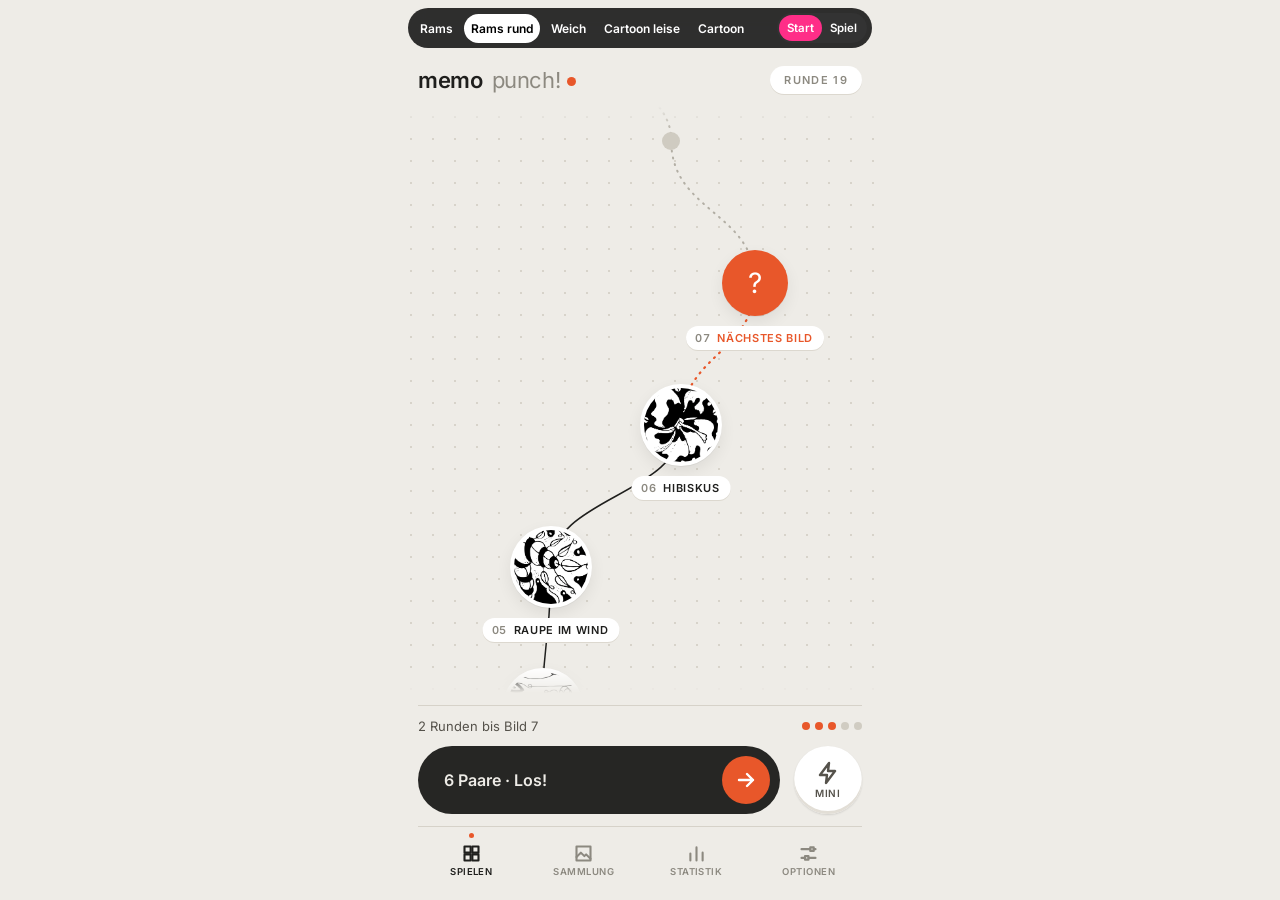
<file: proto/stile2.html>
<!DOCTYPE html>
<html lang="de">
<head>
<meta charset="utf-8">
<meta name="viewport" content="width=device-width,initial-scale=1,viewport-fit=cover">
<meta name="theme-color" content="#FFE600">
<title>Memo Punch · Stil-Test 2</title>
<style>
/* ================= Schriften ================= */
@font-face{font-family:Bangers;src:url(fonts/bangers-latin-400-normal.woff2) format('woff2');font-display:swap}
@font-face{font-family:Fredoka;src:url(fonts/fredoka-latin-500-normal.woff2) format('woff2');font-weight:500;font-display:swap}
@font-face{font-family:Fredoka;src:url(fonts/fredoka-latin-700-normal.woff2) format('woff2');font-weight:700;font-display:swap}
@font-face{font-family:Caveat;src:url(fonts/caveat-latin-500-normal.woff2) format('woff2');font-weight:500;font-display:swap}
@font-face{font-family:Caveat;src:url(fonts/caveat-latin-700-normal.woff2) format('woff2');font-weight:700;font-display:swap}
@font-face{font-family:'Space Mono';src:url(fonts/space-mono-latin-400-normal.woff2) format('woff2');font-weight:400;font-display:swap}
@font-face{font-family:'Space Mono';src:url(fonts/space-mono-latin-700-normal.woff2) format('woff2');font-weight:700;font-display:swap}
@font-face{font-family:Inter;src:url(fonts/inter-latin-400-normal.woff2) format('woff2');font-weight:400;font-display:swap}
@font-face{font-family:Inter;src:url(fonts/inter-latin-600-normal.woff2) format('woff2');font-weight:600;font-display:swap}
@font-face{font-family:'Archivo Black';src:url(../fonts/archivo-black.woff2) format('woff2');font-display:swap}
@font-face{font-family:'Space Grotesk';src:url(../fonts/space-grotesk-700.woff2) format('woff2');font-weight:700;font-display:swap}

/* ================= Grundgerüst (alle Stile) ================= */
*{box-sizing:border-box;margin:0;padding:0;-webkit-tap-highlight-color:transparent}
html,body{height:100%;overflow:hidden}
body{font-family:var(--fb);color:var(--ink);background:var(--bg);transition:background .4s,color .4s}
button{font:inherit;color:inherit;cursor:pointer;border:0;background:none}
#app{position:relative;height:100svh;max-width:480px;margin:0 auto;overflow:hidden}
.scr{position:absolute;inset:0;display:flex;flex-direction:column;gap:12px;padding:calc(66px + env(safe-area-inset-top)) 18px calc(12px + env(safe-area-inset-bottom));
  opacity:0;pointer-events:none;transform:translateY(16px);transition:opacity .3s,transform .4s cubic-bezier(.2,1.2,.4,1)}
.scr.on{opacity:1;pointer-events:auto;transform:none}

/* Stil-Umschalter */
.bar{position:fixed;z-index:50;top:calc(8px + env(safe-area-inset-top));left:50%;transform:translateX(-50%);width:calc(100% - 16px);max-width:464px;display:flex;gap:6px;align-items:center;
  background:rgba(20,20,20,.88);-webkit-backdrop-filter:blur(10px);backdrop-filter:blur(10px);border-radius:999px;padding:5px;font-family:Inter,system-ui,sans-serif}
.chips{display:flex;gap:4px;overflow-x:auto;scrollbar-width:none;flex:1}
.chips::-webkit-scrollbar{display:none}
.chips button,.seg button{color:#fff;font-size:12px;font-weight:600;padding:7px 7px;border-radius:999px;white-space:nowrap}
.chips button[aria-pressed=true]{background:#fff;color:#000}
.seg{display:flex;background:#333;border-radius:999px;padding:2px;flex:none}
.seg button{padding:6px 8px;font-size:11.5px}
.seg button[aria-pressed=true]{background:#FF2E88}

/* Kopf */
.hd{display:flex;justify-content:space-between;align-items:center;flex:none}
.logo{font-family:var(--fh);font-size:28px;line-height:1;white-space:nowrap}
.pill{font-size:13px;font-weight:700;padding:7px 14px;white-space:nowrap}

/* Karte */
.map{flex:1;min-height:0;position:relative;overflow-y:auto;overflow-x:hidden;margin:0 -18px;scrollbar-width:none;
  -webkit-mask-image:linear-gradient(transparent,#000 26px,#000 calc(100% - 26px),transparent);mask-image:linear-gradient(transparent,#000 26px,#000 calc(100% - 26px),transparent)}
.map::-webkit-scrollbar{display:none}
.mapin{position:relative}
.mapin svg{position:absolute;left:0;top:0;overflow:visible}
.pa,.pb{fill:none;stroke-linecap:round;stroke-linejoin:round}
.st{position:absolute;transform:translate(-50%,-50%) rotate(var(--rot,0deg));width:var(--ss,92px);height:var(--ss,92px);display:grid;place-items:center;padding:0}
.st img{width:100%;height:100%;object-fit:cover;display:block}
.st .num{position:absolute;font-size:12px;line-height:1}
.st .lbl{position:absolute;top:calc(100% + 8px);left:50%;transform:translateX(-50%);white-space:nowrap;font-size:12px}
.st.lock{--ss:58px}
.st.lock .num{display:none}
[data-s=rams] .st.lock .num{display:block}
.st.pop{animation:pop .5s cubic-bezier(.2,1.8,.4,1)}
@keyframes pop{50%{transform:translate(-50%,-50%) rotate(var(--rot,0deg)) scale(1.1)}}

/* Fuß */
.status{display:flex;justify-content:space-between;align-items:center;gap:12px;font-size:15px;flex:none}
.pips{display:flex;gap:7px;flex:none}
.pips i{display:block;width:13px;height:13px}
.playrow{display:flex;gap:14px;flex:none}
.play{flex:1;height:68px;display:flex;align-items:center;justify-content:space-between;padding:0 20px;white-space:nowrap;transition:transform .12s}
.play:active,.mini:active{transform:translate(3px,3px)}
.mini{width:68px;height:68px;flex:none;display:flex;flex-direction:column;align-items:center;justify-content:center;gap:2px;font-size:11px;transition:transform .12s}
.ico{width:24px;height:24px;fill:none;stroke:currentColor;stroke-width:2.4;stroke-linecap:round;stroke-linejoin:round}
.tabs{display:flex;gap:6px;height:62px;flex:none;padding:5px}
.tabs button{flex:1;display:flex;flex-direction:column;align-items:center;justify-content:center;gap:2px;font-size:10px;font-weight:700;letter-spacing:.05em;text-transform:uppercase}
.tabs .ico{width:21px;height:21px}

/* Spiel */
.ghd{display:flex;align-items:center;gap:10px;flex:none}
.ghd .gt{flex:1;font-family:var(--fh);font-size:26px;line-height:1}
.sq{width:48px;height:48px;display:grid;place-items:center;flex:none}
.hud{display:grid;grid-template-columns:repeat(3,1fr);gap:10px;flex:none}
.stat{padding:8px 10px;display:flex;flex-direction:column;gap:2px}
.stat .k{font-size:10.5px;font-weight:700;letter-spacing:.08em;text-transform:uppercase;opacity:.75}
.stat .v{font-family:var(--fh);font-size:22px;line-height:1}
.msg{font-size:15px;text-align:center;flex:none;min-height:20px}
.boardwrap{flex:1;min-height:0;display:grid;place-items:center}
.board{display:grid;grid-template-columns:repeat(3,1fr);gap:var(--gap,12px)}
.card{position:relative;perspective:700px;padding:0;aspect-ratio:1}
.card .in{position:absolute;inset:0;transform-style:preserve-3d;transition:transform .45s cubic-bezier(.3,1.4,.5,1)}
.card.up .in,.card.done .in{transform:rotateY(180deg)}
.f{position:absolute;inset:0;backface-visibility:hidden;-webkit-backface-visibility:hidden;overflow:hidden;display:grid;place-items:center}
.f.front{transform:rotateY(180deg)}
.f.front img{width:100%;height:100%;object-fit:cover;display:block}
.card.done{animation:match .5s cubic-bezier(.2,1.8,.4,1)}
@keyframes match{40%{transform:scale(1.08) rotate(-2deg)}}
.card.nope{animation:nope .35s}
@keyframes nope{25%{transform:translateX(-5px)}75%{transform:translateX(5px)}}

/* Gewinn */
.win{position:absolute;inset:0;z-index:40;display:grid;place-items:center;padding:24px;opacity:0;pointer-events:none;transition:opacity .25s}
.win.on{opacity:1;pointer-events:auto}
.win .box{width:100%;max-width:340px;padding:26px 22px;text-align:center;display:flex;flex-direction:column;gap:12px;align-items:center;transform:scale(.7);transition:transform .45s cubic-bezier(.2,1.6,.4,1)}
.win.on .box{transform:none}
.win .box img{width:120px;height:120px;object-fit:cover}
.win .wt{font-family:var(--fh);font-size:40px;line-height:1}
.win button{height:56px;padding:0 28px;margin-top:6px}

/* =====================================================================
   1) COMIC — Gelb, Rasterpunkte, Bangers, harte Schatten, Straße
   ===================================================================== */
[data-s=comic]{--bg:#FFE600;--ink:#000;--acc:#FF2E88;--fh:Bangers,'Archivo Black',sans-serif;--fb:'Space Grotesk',system-ui,sans-serif;--gap:12px}
[data-s=comic] body{background:#FFE600 radial-gradient(rgba(0,0,0,.09) 1.3px,transparent 1.7px) 0 0/9px 9px}
[data-s=comic] .logo{font-size:36px;letter-spacing:.02em;transform:rotate(-2deg)}
[data-s=comic] .logo b{display:inline-block;background:#000;color:#FFE600;padding:2px 8px 0;transform:rotate(-3deg);font-weight:400}
[data-s=comic] .pill{background:#fff;border:3px solid #000;box-shadow:3px 3px 0 #000;font-family:Bangers;font-size:18px;letter-spacing:.06em;padding:4px 12px 2px;transform:rotate(3deg)}
[data-s=comic] .pa{stroke:#000;stroke-width:20}
[data-s=comic] .pb{stroke:#fff;stroke-width:3;stroke-dasharray:9 8}
[data-s=comic] .fut .pa{stroke-width:3;stroke-dasharray:2 10;opacity:.5}[data-s=comic] .fut .pb{display:none}
[data-s=comic] .nxt .pa{stroke:#000;opacity:.15}[data-s=comic] .nxt .pb{stroke:#FF2E88;stroke-width:6;stroke-dasharray:1 12;animation:march 1s linear infinite}
@keyframes march{to{stroke-dashoffset:-13}}
[data-s=comic] .st{border:4px solid #000;background:#fff;box-shadow:6px 6px 0 var(--c)}
[data-s=comic] .st .num{left:-4px;top:-4px;background:#000;color:#FFE600;font-family:Bangers;font-size:16px;padding:3px 6px 1px}
[data-s=comic] .st .lbl{font-family:Bangers;font-size:16px;letter-spacing:.04em;background:#FFE600;border:2.5px solid #000;padding:2px 7px 0}
[data-s=comic] .st.next{background:#FF2E88;color:#fff;font-family:Bangers;font-size:48px;box-shadow:6px 6px 0 #000;animation:wob 2.4s ease-in-out infinite}
@keyframes wob{0%,100%{transform:translate(-50%,-50%) rotate(-4deg)}50%{transform:translate(-50%,-50%) rotate(4deg) scale(1.05)}}
[data-s=comic] .st.lock{background:#000;color:#fff;font-family:Bangers;font-size:22px;box-shadow:none;background-image:radial-gradient(#333 1.5px,transparent 2px);background-size:7px 7px}
[data-s=comic] .status{font-weight:700;background:#fff;border:3px solid #000;border-radius:20px;padding:9px 14px;position:relative}
[data-s=comic] .status::after{content:'';position:absolute;left:30px;bottom:-12px;width:14px;height:14px;background:#fff;border-right:3px solid #000;border-bottom:3px solid #000;transform:skewX(-30deg) rotate(30deg)}
[data-s=comic] .pips i{border:3px solid #000;background:#fff;transform:rotate(45deg)}[data-s=comic] .pips i.on{background:#FF2E88}
[data-s=comic] .play{background:#000;color:#FFE600;border:4px solid #000;box-shadow:6px 6px 0 #FF2E88;font-family:Bangers;font-size:30px;letter-spacing:.04em}
[data-s=comic] .mini{background:#fff;border:4px solid #000;box-shadow:6px 6px 0 #000;font-family:Bangers;font-size:16px}
[data-s=comic] .tabs{background:#000;box-shadow:5px 5px 0 #FF2E88}
[data-s=comic] .tabs button{color:#bbb}[data-s=comic] .tabs button[aria-current]{background:#FFE600;color:#000}
[data-s=comic] .ghd .gt{font-size:34px}
[data-s=comic] .sq{background:#fff;border:3px solid #000;box-shadow:4px 4px 0 #000}
[data-s=comic] .stat{background:#fff;border:3px solid #000;box-shadow:4px 4px 0 #000}[data-s=comic] .stat .v{font-size:28px}
[data-s=comic] .msg{font-family:Bangers;font-size:22px;letter-spacing:.04em}
[data-s=comic] .f{border:3.5px solid #000}
[data-s=comic] .f.back{background:#FF2E88 radial-gradient(rgba(0,0,0,.22) 2px,transparent 2.5px) 0 0/8px 8px;color:#fff;font-family:Bangers;font-size:40px;-webkit-text-stroke:2px #000}
[data-s=comic] .f{box-shadow:5px 5px 0 #000}[data-s=comic] .card{margin:0 5px 5px 0}
[data-s=comic] .f.back::after{content:'?'}
[data-s=comic] .card.done .f.front{box-shadow:inset 0 0 0 4px #FF2E88}
[data-s=comic] .win{background:rgba(0,0,0,.55)}
[data-s=comic] .win .box{background:#FFE600;border:5px solid #000;box-shadow:10px 10px 0 #FF2E88;clip-path:polygon(0 4%,8% 0,30% 3%,52% 0,74% 4%,100% 0,97% 30%,100% 55%,96% 78%,100% 100%,70% 97%,45% 100%,20% 96%,0 100%,3% 70%,0 45%)}
[data-s=comic] .win .wt{font-size:58px;transform:rotate(-4deg)}
[data-s=comic] .win img{border:4px solid #000}
[data-s=comic] .win button{background:#000;color:#FFE600;font-family:Bangers;font-size:26px;box-shadow:5px 5px 0 #FF2E88}

/* =====================================================================
   2) DIETER RAMS — Weniger, aber besser. Warmes Grau, Orange als einziger Akzent,
      Raster, Lautsprecher-Lochung, runde Tasten, keine Deko.
   ===================================================================== */
[data-s=rams]{--bg:#ECEAE4;--ink:#222;--acc:#E8572A;--fh:Inter,'Helvetica Neue',Helvetica,sans-serif;--fb:Inter,'Helvetica Neue',Helvetica,sans-serif;--gap:10px}
[data-s=rams] body{background:#ECEAE4}
[data-s=rams] .logo{font-weight:600;font-size:22px;letter-spacing:-.02em;text-transform:lowercase}
[data-s=rams] .logo b{font-weight:400;color:#8A877F;margin-left:4px}
[data-s=rams] .logo::after{content:'';display:inline-block;width:9px;height:9px;border-radius:50%;background:#E8572A;margin-left:7px;vertical-align:2px}
[data-s=rams] .pill{font-weight:600;font-size:11px;letter-spacing:.12em;text-transform:uppercase;color:#8A877F;border:1px solid #CFCBC2;border-radius:999px}
[data-s=rams] .map{background-image:linear-gradient(#DEDBD3 1px,transparent 1px),linear-gradient(90deg,#DEDBD3 1px,transparent 1px);background-size:24px 24px}
[data-s=rams] .pa{stroke:#222;stroke-width:1.5}
[data-s=rams] .pb{display:none}
[data-s=rams] .fut .pa{stroke:#B4B0A6;stroke-dasharray:1 5}
[data-s=rams] .nxt .pa{stroke:#E8572A;stroke-dasharray:1 5;stroke-width:2}
[data-s=rams] .st{--ss:84px;--rot:0deg!important;border-radius:6px;overflow:visible;background:#fff;box-shadow:0 1px 0 #CFCBC2}
[data-s=rams] .st img{border-radius:6px}
[data-s=rams] .st .num{left:-30px;top:50%;transform:translateY(-50%);font-size:11px;font-weight:600;color:#8A877F;font-variant-numeric:tabular-nums}
[data-s=rams] .st:nth-child(odd) .num{left:auto;right:-30px}
[data-s=rams] .st .lbl{font-size:11px;font-weight:600;letter-spacing:.08em;text-transform:uppercase;color:#555}
[data-s=rams] .st.next{background:#E8572A;color:#fff;font-size:30px;font-weight:400;border-radius:50%;--ss:64px;box-shadow:0 0 0 8px rgba(232,87,42,.15);animation:ring 2.4s ease-out infinite}
@keyframes ring{0%{box-shadow:0 0 0 0 rgba(232,87,42,.35)}100%{box-shadow:0 0 0 18px rgba(232,87,42,0)}}
[data-s=rams] .st.lock{--ss:14px;border-radius:50%;background:#C9C5BB;box-shadow:none;font-size:0}
[data-s=rams] .st.lock .num{font-size:11px}
[data-s=rams] .status{font-size:13px;color:#555;border-top:1px solid #CFCBC2;padding-top:12px}
[data-s=rams] .pips{gap:5px}[data-s=rams] .pips i{width:8px;height:8px;border-radius:50%;background:#CFCBC2}[data-s=rams] .pips i.on{background:#E8572A}
[data-s=rams] .play{background:#2A2A28;color:#ECEAE4;border-radius:12px;font-size:16px;font-weight:600;letter-spacing:.01em}
[data-s=rams] .play .ico{background:#E8572A;color:#fff;border-radius:50%;width:34px;height:34px;padding:7px}
[data-s=rams] .mini{background:#fff;border-radius:50%;box-shadow:inset 0 -3px 0 #DEDBD3,0 1px 2px rgba(0,0,0,.12);font-size:10px;font-weight:600;letter-spacing:.08em;text-transform:uppercase;color:#555}
[data-s=rams] .tabs{border-top:1px solid #CFCBC2;padding:4px 0 0}
[data-s=rams] .tabs button{color:#8A877F;font-weight:600;font-size:9.5px;position:relative}
[data-s=rams] .tabs button[aria-current]{color:#222}
[data-s=rams] .tabs button[aria-current]::before{content:'';position:absolute;top:2px;width:5px;height:5px;border-radius:50%;background:#E8572A}
[data-s=rams] .ghd .gt{font-weight:600;font-size:20px}
[data-s=rams] .sq{background:#fff;border-radius:50%;box-shadow:inset 0 -3px 0 #DEDBD3,0 1px 2px rgba(0,0,0,.12)}
[data-s=rams] .stat{border-top:1px solid #222;padding:8px 0 0}
[data-s=rams] .stat .k{font-weight:600;font-size:9.5px;color:#8A877F;opacity:1}
[data-s=rams] .stat .v{font-weight:400;font-size:26px;font-variant-numeric:tabular-nums;letter-spacing:-.02em}
[data-s=rams] .msg{font-size:13px;color:#8A877F}
[data-s=rams] .boardwrap{background:#E2DFD8;border-radius:18px;padding:14px;box-shadow:inset 0 1px 2px rgba(0,0,0,.08)}
[data-s=rams] .f{border-radius:8px}
[data-s=rams] .f.back{background:#F6F5F1 radial-gradient(circle,#B9B5AB 2.2px,transparent 2.6px) 50% 50%/11px 11px;box-shadow:inset 0 0 0 1px #DEDBD3}
[data-s=rams] .f.front{background:#fff}
[data-s=rams] .card.done .f.front::after{content:'';position:absolute;right:7px;bottom:7px;width:9px;height:9px;border-radius:50%;background:#E8572A}
[data-s=rams] .card.done{animation:none}
[data-s=rams] .win{background:rgba(236,234,228,.85)}
[data-s=rams] .win .box{background:#fff;border-radius:16px;box-shadow:0 20px 50px rgba(0,0,0,.12)}
[data-s=rams] .win .wt{font-weight:600;font-size:28px;letter-spacing:-.02em}
[data-s=rams] .win img{border-radius:8px}
[data-s=rams] .win p{color:#8A877F;font-size:14px}
[data-s=rams] .win button{background:#E8572A;color:#fff;border-radius:999px;font-weight:600;font-size:15px}

/* =====================================================================
   3) PAPIER & KARTON — Kraftpapier, aufgeklebte Fotos mit Klebeband,
      Handschrift, genähter Pfad, Stempel.
   ===================================================================== */
[data-s=papier]{--bg:#C9A57A;--ink:#3A2A1A;--acc:#C8372D;--fh:Caveat,cursive;--fb:Inter,system-ui,sans-serif;--gap:14px;
  --grain:url("data:image/svg+xml,%3Csvg xmlns='http://www.w3.org/2000/svg' width='160' height='160'%3E%3Cfilter id='n'%3E%3CfeTurbulence type='fractalNoise' baseFrequency='.9' numOctaves='3' stitchTiles='stitch'/%3E%3CfeColorMatrix values='0 0 0 0 .2 0 0 0 0 .13 0 0 0 0 .05 0 0 0 .35 0'/%3E%3C/filter%3E%3Crect width='160' height='160' filter='url(%23n)'/%3E%3C/svg%3E")}
[data-s=papier] body{background:#C9A57A var(--grain)}
[data-s=papier] .logo{font-size:40px;font-weight:700}
[data-s=papier] .logo b{display:inline-block;background:#F7F2E8;padding:0 10px;transform:rotate(-3deg);box-shadow:0 2px 4px rgba(0,0,0,.25);font-weight:700;margin-left:4px;color:#C8372D}
[data-s=papier] .pill{font-family:Caveat;font-size:22px;font-weight:700;border:2.5px solid #C8372D;color:#C8372D;border-radius:6px;transform:rotate(-6deg);padding:0 10px;opacity:.85;mix-blend-mode:multiply}
[data-s=papier] .pa{stroke:#3A2A1A;stroke-width:2.5;stroke-dasharray:10 7}
[data-s=papier] .pb{stroke:rgba(255,255,255,.35);stroke-width:2.5;stroke-dasharray:10 7;transform:translate(1px,1.5px)}
[data-s=papier] .fut .pa{opacity:.35}[data-s=papier] .fut .pb{display:none}
[data-s=papier] .nxt .pa{stroke:#C8372D}
[data-s=papier] .st{background:#F7F2E8;padding:7px 7px 22px;width:auto;height:auto;box-shadow:0 2px 2px rgba(0,0,0,.15),0 10px 18px rgba(0,0,0,.22)}
[data-s=papier] .st img{width:84px;height:84px}
[data-s=papier] .st::before{content:'';position:absolute;top:-10px;left:50%;width:54px;height:20px;transform:translateX(-50%) rotate(-4deg);background:rgba(240,226,180,.75);box-shadow:0 1px 1px rgba(0,0,0,.1)}
[data-s=papier] .st .num{right:8px;bottom:4px;font-family:Caveat;font-size:18px;font-weight:700;color:#8a7a66}
[data-s=papier] .st .lbl{position:absolute;top:auto;bottom:3px;left:9px;transform:none;font-family:Caveat;font-size:17px;font-weight:700;max-width:70px;overflow:hidden;text-overflow:ellipsis}
[data-s=papier] .st.next{width:92px;height:92px;padding:0;background:#C8372D;color:#F7F2E8;font-family:Caveat;font-size:56px;font-weight:700;border-radius:50%;box-shadow:0 3px 0 #8E2119,0 8px 14px rgba(0,0,0,.25)}
[data-s=papier] .st.next::before{display:none}
[data-s=papier] .st.lock{width:58px;height:58px;padding:0;background:repeating-linear-gradient(90deg,#B38C5E 0 3px,#C49B6A 3px 7px);border:2px solid #A07A4E;font-family:Caveat;font-size:24px;font-weight:700;color:#5a4128}
[data-s=papier] .st.lock::before{display:none}
[data-s=papier] .status{font-family:Caveat;font-size:24px;font-weight:700;background:#F7F2E8;padding:2px 14px;transform:rotate(-1deg);box-shadow:0 2px 4px rgba(0,0,0,.2);background-image:repeating-linear-gradient(transparent 0 27px,#C7D6E8 27px 28px)}
[data-s=papier] .pips i{border-radius:50%;border:2px solid #3A2A1A}[data-s=papier] .pips i.on{background:#C8372D;border-color:#C8372D}
[data-s=papier] .play{background:#C8372D;color:#F7F2E8;font-family:Caveat;font-size:36px;font-weight:700;box-shadow:0 3px 0 #8E2119,0 10px 18px rgba(0,0,0,.25);clip-path:polygon(0 3%,6% 0,15% 4%,26% 0,38% 3%,52% 0,64% 4%,77% 0,88% 3%,100% 0,99% 50%,100% 100%,90% 96%,78% 100%,64% 97%,50% 100%,36% 96%,22% 100%,10% 97%,0 100%,1% 50%)}
[data-s=papier] .mini{background:#F7F2E8;border-radius:50%;box-shadow:0 2px 2px rgba(0,0,0,.15),0 8px 14px rgba(0,0,0,.2);font-family:Caveat;font-size:20px;font-weight:700}
[data-s=papier] .tabs{background:#F7F2E8;box-shadow:0 2px 4px rgba(0,0,0,.2),0 10px 20px rgba(0,0,0,.18);padding:0;gap:0}
[data-s=papier] .tabs button{font-family:Caveat;font-size:17px;font-weight:700;text-transform:none;letter-spacing:0;color:#8a7a66;border-right:1px dashed #D8CBB6}
[data-s=papier] .tabs button:last-child{border:0}
[data-s=papier] .tabs button[aria-current]{color:#C8372D}
[data-s=papier] .ghd .gt{font-size:40px;font-weight:700}
[data-s=papier] .sq{background:#F7F2E8;border-radius:50%;box-shadow:0 2px 2px rgba(0,0,0,.15),0 6px 10px rgba(0,0,0,.18)}
[data-s=papier] .stat{background:#F7F2E8;box-shadow:0 2px 3px rgba(0,0,0,.18);transform:rotate(var(--rr,0deg))}
[data-s=papier] .stat:nth-child(1){--rr:-2deg}[data-s=papier] .stat:nth-child(3){--rr:2deg}
[data-s=papier] .stat .v{font-family:Caveat;font-size:30px;font-weight:700}
[data-s=papier] .msg{font-family:Caveat;font-size:24px;font-weight:700}
[data-s=papier] .f{box-shadow:0 2px 2px rgba(0,0,0,.15),0 6px 10px rgba(0,0,0,.22)}
[data-s=papier] .f.back{background:repeating-linear-gradient(90deg,#B38C5E 0 3px,#C9A272 3px 8px);border:2px solid #A07A4E}
[data-s=papier] .f.back::after{content:'M';width:44%;aspect-ratio:1;border-radius:50%;border:3px solid rgba(200,55,45,.75);color:rgba(200,55,45,.8);font-family:Caveat;font-weight:700;font-size:28px;display:grid;place-items:center;transform:rotate(-12deg)}
[data-s=papier] .f.front{background:#F7F2E8;padding:6px}
[data-s=papier] .win{background:rgba(58,42,26,.45)}
[data-s=papier] .win .box{background:#F7F2E8 var(--grain);box-shadow:0 20px 40px rgba(0,0,0,.35);transform:rotate(-2deg) scale(.7)}
[data-s=papier] .win.on .box{transform:rotate(-2deg)}
[data-s=papier] .win .wt{font-size:58px;font-weight:700;color:#C8372D}
[data-s=papier] .win img{padding:6px 6px 20px;background:#fff;box-shadow:0 4px 10px rgba(0,0,0,.2);width:130px;height:150px;transform:rotate(3deg)}
[data-s=papier] .win button{background:#C8372D;color:#F7F2E8;font-family:Caveat;font-size:30px;font-weight:700;border-radius:6px;box-shadow:0 3px 0 #8E2119}

/* =====================================================================
   4) CARTOON — Rund, fröhlich, dicke Konturen, 3D-Knöpfe, Hüpfen
   ===================================================================== */
[data-s=cartoon]{--bg:#8EDBFF;--ink:#1E1B4B;--acc:#FF5A5F;--fh:Fredoka,ui-rounded,system-ui,sans-serif;--fb:Fredoka,ui-rounded,system-ui,sans-serif;--gap:12px}
[data-s=cartoon] body{background:radial-gradient(60px 26px at 15% 22%,#fff 98%,transparent),radial-gradient(44px 20px at 24% 19%,#fff 98%,transparent),radial-gradient(70px 28px at 82% 58%,#fff 98%,transparent),radial-gradient(46px 22px at 72% 55%,#fff 98%,transparent),linear-gradient(#8EDBFF,#C9F0FF)}
[data-s=cartoon] .logo{font-weight:700;font-size:30px;color:#fff;-webkit-text-stroke:2px #1E1B4B;paint-order:stroke fill;text-shadow:0 4px 0 #1E1B4B;letter-spacing:.01em}
[data-s=cartoon] .logo b{color:#FFD23F;font-weight:700}
[data-s=cartoon] .pill{background:#fff;border:3px solid #1E1B4B;border-radius:999px;box-shadow:0 4px 0 #1E1B4B;font-weight:700}
[data-s=cartoon] .pa{stroke:#fff;stroke-width:14;stroke-dasharray:0 22}
[data-s=cartoon] .pb{stroke:#1E1B4B;stroke-width:20;stroke-dasharray:0 22;opacity:1}
[data-s=cartoon] svg .pb{order:-1}
[data-s=cartoon] .fut .pa{stroke-width:8;stroke:#fff;opacity:.7}[data-s=cartoon] .fut .pb{stroke-width:12;opacity:.25}
[data-s=cartoon] .nxt .pa{stroke:#FFD23F;animation:march2 1.2s linear infinite}[data-s=cartoon] .nxt .pb{animation:march2 1.2s linear infinite}
@keyframes march2{to{stroke-dashoffset:-22}}
[data-s=cartoon] .st{border-radius:50%;border:5px solid #1E1B4B;background:#fff;overflow:hidden;box-shadow:0 6px 0 #1E1B4B;--rot:0deg!important;animation:bob 2.6s ease-in-out infinite;animation-delay:var(--d,0s)}
@keyframes bob{50%{transform:translate(-50%,-56%)}}
[data-s=cartoon] .st .num{left:50%;top:auto;bottom:-4px;transform:translateX(-50%);background:#FFD23F;border:3px solid #1E1B4B;border-radius:999px;font-weight:700;font-size:13px;padding:3px 9px;z-index:2}
[data-s=cartoon] .st{overflow:visible}
[data-s=cartoon] .st img{border-radius:50%}
[data-s=cartoon] .st .lbl{top:calc(100% + 16px);font-weight:700;font-size:14px;color:#1E1B4B;background:#fff;border-radius:999px;padding:3px 10px;border:2.5px solid #1E1B4B}
[data-s=cartoon] .st.next{background:#FF5A5F;color:#fff;font-weight:700;font-size:46px;-webkit-text-stroke:2px #1E1B4B;paint-order:stroke fill;animation:jelly 1.4s ease-in-out infinite}
@keyframes jelly{0%,100%{transform:translate(-50%,-50%) scale(1)}30%{transform:translate(-50%,-50%) scale(1.12,.9)}60%{transform:translate(-50%,-50%) scale(.94,1.08)}}
[data-s=cartoon] .st.lock{background:#B9E6FF;color:#1E1B4B;font-weight:700;font-size:20px;box-shadow:0 4px 0 #1E1B4B;opacity:.85}
[data-s=cartoon] .status{font-weight:700;color:#1E1B4B;background:#fff;border:3px solid #1E1B4B;border-radius:18px;padding:9px 14px;box-shadow:0 4px 0 #1E1B4B}
[data-s=cartoon] .pips i{border-radius:50%;border:3px solid #1E1B4B;background:#fff}[data-s=cartoon] .pips i.on{background:#FFD23F}
[data-s=cartoon] .play{background:#3DDC97;color:#fff;border:4px solid #1E1B4B;border-radius:22px;box-shadow:0 7px 0 #1E1B4B;font-weight:700;font-size:24px;-webkit-text-stroke:1.5px #1E1B4B;paint-order:stroke fill}
[data-s=cartoon] .play:active,[data-s=cartoon] .mini:active{transform:translateY(5px);box-shadow:0 2px 0 #1E1B4B}
[data-s=cartoon] .mini{background:#FFD23F;border:4px solid #1E1B4B;border-radius:22px;box-shadow:0 7px 0 #1E1B4B;font-weight:700;font-size:13px}
[data-s=cartoon] .tabs{background:#fff;border:4px solid #1E1B4B;border-radius:24px;box-shadow:0 6px 0 #1E1B4B}
[data-s=cartoon] .tabs button{color:#7A78A8;border-radius:16px;font-weight:700}
[data-s=cartoon] .tabs button[aria-current]{background:#FF5A5F;color:#fff}
[data-s=cartoon] .ghd .gt{font-weight:700;color:#fff;-webkit-text-stroke:2px #1E1B4B;paint-order:stroke fill;text-shadow:0 3px 0 #1E1B4B;font-size:30px}
[data-s=cartoon] .sq{background:#fff;border:3.5px solid #1E1B4B;border-radius:16px;box-shadow:0 5px 0 #1E1B4B}
[data-s=cartoon] .stat{background:#fff;border:3.5px solid #1E1B4B;border-radius:16px;box-shadow:0 5px 0 #1E1B4B;align-items:center}
[data-s=cartoon] .stat .v{font-weight:700;font-size:24px}
[data-s=cartoon] .msg{font-weight:700;color:#1E1B4B}
[data-s=cartoon] .f{border:4px solid #1E1B4B;border-radius:18px}
[data-s=cartoon] .f{box-shadow:0 6px 0 #1E1B4B}[data-s=cartoon] .card{margin-bottom:6px}
[data-s=cartoon] .f.back{background:#7C5CFF radial-gradient(circle,rgba(255,255,255,.35) 4px,transparent 4.5px) 0 0/18px 18px}
[data-s=cartoon] .f.back::after{content:'★';color:#FFD23F;font-size:38px;-webkit-text-stroke:2.5px #1E1B4B}
[data-s=cartoon] .card.done{animation:boing .6s cubic-bezier(.2,2,.4,1)}
@keyframes boing{30%{transform:scale(1.15,.85)}60%{transform:scale(.92,1.1)}}
[data-s=cartoon] .win{background:rgba(30,27,75,.35)}
[data-s=cartoon] .win .box{background:#fff;border:5px solid #1E1B4B;border-radius:30px;box-shadow:0 10px 0 #1E1B4B}
[data-s=cartoon] .win .wt{font-weight:700;font-size:44px;color:#FFD23F;-webkit-text-stroke:2.5px #1E1B4B;paint-order:stroke fill;text-shadow:0 4px 0 #1E1B4B}
[data-s=cartoon] .win img{border-radius:50%;border:5px solid #1E1B4B}
[data-s=cartoon] .win button{background:#3DDC97;color:#fff;border:4px solid #1E1B4B;border-radius:20px;box-shadow:0 6px 0 #1E1B4B;font-weight:700;font-size:20px;-webkit-text-stroke:1.2px #1E1B4B;paint-order:stroke fill}
.confetti{position:absolute;width:10px;height:14px;z-index:41;pointer-events:none;border:2px solid #1E1B4B;border-radius:3px}

/* =====================================================================
   5) RISOGRAPH — zwei Druckfarben (Pink + Blau), Überdruck, Korn, Versatz
   ===================================================================== */
[data-s=riso]{--bg:#F4EFE4;--ink:#0078BF;--acc:#FF48B0;--fh:'Space Mono',monospace;--fb:'Space Mono',monospace;--gap:12px;
  --grain:url("data:image/svg+xml,%3Csvg xmlns='http://www.w3.org/2000/svg' width='140' height='140'%3E%3Cfilter id='n'%3E%3CfeTurbulence type='fractalNoise' baseFrequency='1.2' numOctaves='2' stitchTiles='stitch'/%3E%3CfeColorMatrix values='0 0 0 0 0 0 0 0 0 0 0 0 0 0 0 0 0 0 .22 0'/%3E%3C/filter%3E%3Crect width='140' height='140' filter='url(%23n)'/%3E%3C/svg%3E")}
[data-s=riso] body{background:#F4EFE4 var(--grain)}
[data-s=riso] .logo{font-weight:700;font-size:26px;text-transform:uppercase;letter-spacing:-.04em;color:#0078BF;text-shadow:3px 2px 0 rgba(255,72,176,.85)}
[data-s=riso] .logo b{color:#FF48B0;text-shadow:-2px 2px 0 rgba(0,120,191,.7)}
[data-s=riso] .pill{background:#FF48B0;color:#F4EFE4;font-weight:700;mix-blend-mode:multiply}
[data-s=riso] .pa{stroke:#0078BF;stroke-width:6;stroke-dasharray:0 13;mix-blend-mode:multiply}
[data-s=riso] .pb{stroke:#FF48B0;stroke-width:6;stroke-dasharray:0 13;transform:translate(3px,2px);mix-blend-mode:multiply}
[data-s=riso] .fut .pa,[data-s=riso] .fut .pb{stroke-width:3;opacity:.5}
[data-s=riso] .nxt .pa{stroke:#FF48B0}
[data-s=riso] .st{background:#FF48B0;overflow:visible}
[data-s=riso] .st img{mix-blend-mode:multiply;filter:grayscale(1) contrast(1.2) brightness(1.15)}
[data-s=riso] .st::after{content:'';position:absolute;inset:0;transform:translate(5px,4px);background:#0078BF;mix-blend-mode:multiply;opacity:.55;z-index:-1}
[data-s=riso] .st .num{left:0;top:-20px;font-weight:700;color:#FF48B0;font-size:14px}
[data-s=riso] .st .lbl{font-weight:700;color:#0078BF;text-transform:uppercase;font-size:11px;letter-spacing:-.02em}
[data-s=riso] .st.next{background:transparent;border:3px solid #0078BF;color:#FF48B0;font-weight:700;font-size:44px;background-image:radial-gradient(#0078BF 1.4px,transparent 1.8px);background-size:6px 6px}
[data-s=riso] .st.next::after{display:none}
[data-s=riso] .st.lock{background:transparent;border:2px dashed #0078BF;color:#0078BF;font-weight:700;opacity:.6}
[data-s=riso] .st.lock::after{display:none}
[data-s=riso] .status{color:#0078BF;font-weight:700;font-size:13px;text-transform:uppercase;border-top:3px solid #FF48B0;border-bottom:3px solid #0078BF;padding:8px 0;mix-blend-mode:multiply}
[data-s=riso] .pips i{background:transparent;border:2.5px solid #0078BF;border-radius:50%}[data-s=riso] .pips i.on{background:#FF48B0;border-color:#FF48B0}
[data-s=riso] .play{background:#0078BF;color:#F4EFE4;font-weight:700;font-size:18px;text-transform:uppercase;box-shadow:6px 5px 0 rgba(255,72,176,.9)}
[data-s=riso] .mini{background:#FF48B0;color:#F4EFE4;font-weight:700;box-shadow:6px 5px 0 rgba(0,120,191,.7)}
[data-s=riso] .tabs{border:3px solid #0078BF;padding:3px}
[data-s=riso] .tabs button{color:#0078BF;font-family:'Space Mono';font-size:9.5px}
[data-s=riso] .tabs button[aria-current]{background:#FF48B0;color:#F4EFE4;mix-blend-mode:multiply}
[data-s=riso] .ghd .gt{font-weight:700;text-transform:uppercase;letter-spacing:-.04em;text-shadow:3px 2px 0 rgba(255,72,176,.85)}
[data-s=riso] .sq{border:3px solid #0078BF;color:#0078BF}
[data-s=riso] .stat{border:3px solid #0078BF;box-shadow:5px 4px 0 rgba(255,72,176,.85)}
[data-s=riso] .stat .k{color:#FF48B0;opacity:1}[data-s=riso] .stat .v{font-weight:700}
[data-s=riso] .msg{font-weight:700;text-transform:uppercase;font-size:13px}
[data-s=riso] .f.back{background:#F4EFE4 radial-gradient(circle,#0078BF 1.6px,transparent 2px) 0 0/7px 7px;border:3px solid #0078BF}
[data-s=riso] .f.back::after{content:'';width:52%;aspect-ratio:1;border-radius:50%;background:#FF48B0;mix-blend-mode:multiply;transform:translate(10%,8%)}
[data-s=riso] .f.front{background:#FF48B0}
[data-s=riso] .f.front img{mix-blend-mode:multiply;filter:grayscale(1) contrast(1.2) brightness(1.15)}
[data-s=riso] .card.done .f.front{background:#FFE800}
[data-s=riso] .win{background:rgba(244,239,228,.8)}
[data-s=riso] .win .box{background:#F4EFE4 var(--grain);border:4px solid #0078BF;box-shadow:10px 8px 0 rgba(255,72,176,.9)}
[data-s=riso] .win .wt{font-weight:700;text-transform:uppercase;letter-spacing:-.05em;color:#0078BF;text-shadow:4px 3px 0 rgba(255,72,176,.85);font-size:36px}
[data-s=riso] .win img{background:#FF48B0;mix-blend-mode:multiply;filter:grayscale(1) contrast(1.2)}
[data-s=riso] .win button{background:#FF48B0;color:#F4EFE4;font-weight:700;text-transform:uppercase}


/* =====================================================================
   A) RAMS RUND — die Ruhe von Rams, dazu runde Bilder mit Namensschild.
      Ein Akzent (Orange), feines Punktraster, keine Bewegung außer der nächsten Station.
   ===================================================================== */
[data-s=ramsrund]{--bg:#EEECE7;--ink:#1F1F1D;--acc:#E8572A;--fh:Inter,'Helvetica Neue',sans-serif;--fb:Inter,'Helvetica Neue',sans-serif;--gap:12px}
[data-s=ramsrund] body{background:#EEECE7}
[data-s=ramsrund] .logo{font-weight:600;font-size:22px;letter-spacing:-.02em;text-transform:lowercase}
[data-s=ramsrund] .logo b{font-weight:400;color:#8C8980;margin-left:4px}
[data-s=ramsrund] .logo::after{content:'';display:inline-block;width:9px;height:9px;border-radius:50%;background:#E8572A;margin-left:7px;vertical-align:2px}
[data-s=ramsrund] .pill{font-weight:600;font-size:11px;letter-spacing:.12em;text-transform:uppercase;color:#8C8980;background:#fff;border-radius:999px;box-shadow:0 1px 0 #DCD8CF}
[data-s=ramsrund] .map{background:radial-gradient(circle,#D7D3CA 1.1px,transparent 1.4px) 0 0/22px 22px}
[data-s=ramsrund] .pa{stroke:#1F1F1D;stroke-width:1.5}
[data-s=ramsrund] .pb{display:none}
[data-s=ramsrund] .fut .pa{stroke:#B2AEA4;stroke-dasharray:1 6;stroke-width:2}
[data-s=ramsrund] .nxt .pa{stroke:#E8572A;stroke-dasharray:1 6;stroke-width:2.2}
[data-s=ramsrund] .st{--ss:82px;--rot:0deg!important;border-radius:50%;background:#fff;padding:4px;box-shadow:0 1px 1px rgba(0,0,0,.06),0 6px 16px rgba(0,0,0,.07)}
[data-s=ramsrund] .st img{border-radius:50%}
[data-s=ramsrund] .st .num{display:none}
[data-s=ramsrund] .st .lbl{top:calc(100% + 10px);background:#fff;border-radius:999px;padding:5px 11px 5px 9px;font-size:11px;font-weight:600;letter-spacing:.06em;text-transform:uppercase;color:#1F1F1D;box-shadow:0 1px 0 #DCD8CF;display:flex;gap:7px;align-items:center}
[data-s=ramsrund] .st .lbl::before{content:attr(data-n);color:#8C8980;font-variant-numeric:tabular-nums}
[data-s=ramsrund] .st.next{--ss:66px;background:#E8572A;color:#fff;font-size:28px;font-weight:400;padding:0;animation:ring 2.6s ease-out infinite}
[data-s=ramsrund] .st.next .lbl{color:#E8572A}
[data-s=ramsrund] .st.lock{--ss:18px;padding:0;background:#CFCBC1;box-shadow:none;font-size:0}
[data-s=ramsrund] .status{font-size:13px;color:#55524B;border-top:1px solid #D6D2C9;padding-top:12px}
[data-s=ramsrund] .pips{gap:5px}[data-s=ramsrund] .pips i{width:8px;height:8px;border-radius:50%;background:#D0CCC2}[data-s=ramsrund] .pips i.on{background:#E8572A}
[data-s=ramsrund] .play{background:#262624;color:#EEECE7;border-radius:999px;font-size:16px;font-weight:600;padding:0 10px 0 26px}
[data-s=ramsrund] .play .ico{background:#E8572A;color:#fff;border-radius:50%;width:48px;height:48px;padding:12px}
[data-s=ramsrund] .mini{background:#fff;border-radius:50%;box-shadow:inset 0 -3px 0 #E2DED6,0 1px 2px rgba(0,0,0,.12);font-size:10px;font-weight:600;letter-spacing:.08em;text-transform:uppercase;color:#55524B}
[data-s=ramsrund] .tabs{border-top:1px solid #D6D2C9;padding:4px 0 0}
[data-s=ramsrund] .tabs button{color:#8C8980;font-weight:600;font-size:9.5px;position:relative}
[data-s=ramsrund] .tabs button[aria-current]{color:#1F1F1D}
[data-s=ramsrund] .tabs button[aria-current]::before{content:'';position:absolute;top:2px;width:5px;height:5px;border-radius:50%;background:#E8572A}
[data-s=ramsrund] .ghd .gt{font-weight:600;font-size:20px}
[data-s=ramsrund] .sq{background:#fff;border-radius:50%;box-shadow:inset 0 -3px 0 #E2DED6,0 1px 2px rgba(0,0,0,.12)}
[data-s=ramsrund] .stat{background:#fff;border-radius:14px;padding:10px 12px;box-shadow:0 1px 0 #DCD8CF}
[data-s=ramsrund] .stat .k{font-weight:600;font-size:9.5px;color:#8C8980;opacity:1}
[data-s=ramsrund] .stat .v{font-weight:400;font-size:24px;font-variant-numeric:tabular-nums;letter-spacing:-.02em}
[data-s=ramsrund] .msg{font-size:13px;color:#8C8980}
[data-s=ramsrund] .boardwrap{background:#E4E1DA;border-radius:26px;padding:14px}
[data-s=ramsrund] .f{border-radius:50%}
[data-s=ramsrund] .f.back{background:#F7F6F2 radial-gradient(circle,#BDB9AF 2px,transparent 2.4px) 50% 50%/10px 10px;box-shadow:inset 0 0 0 1px #DCD8CF,inset 0 -4px 0 rgba(0,0,0,.04)}
[data-s=ramsrund] .f.front{background:#fff;padding:4px}
[data-s=ramsrund] .f.front img{border-radius:50%}
[data-s=ramsrund] .card.done .f.front{box-shadow:inset 0 0 0 3px #E8572A}
[data-s=ramsrund] .card.done{animation:none}
[data-s=ramsrund] .card .in{transition-duration:.6s;transition-timing-function:cubic-bezier(.4,0,.2,1)}
[data-s=ramsrund] .win{background:rgba(238,236,231,.85)}
[data-s=ramsrund] .win .box{background:#fff;border-radius:28px;box-shadow:0 20px 50px rgba(0,0,0,.1)}
[data-s=ramsrund] .win .wt{font-weight:600;font-size:28px;letter-spacing:-.02em}
[data-s=ramsrund] .win img{border-radius:50%;box-shadow:0 0 0 4px #fff,0 0 0 5px #DCD8CF}
[data-s=ramsrund] .win p{color:#8C8980;font-size:14px}
[data-s=ramsrund] .win button{background:#E8572A;color:#fff;border-radius:999px;font-weight:600;font-size:15px}

/* =====================================================================
   B) WEICH — die Mitte: flach, rund, warm. Keine Konturen, gedämpfte Farben,
      jede Station hat ihre eigene ruhige Farbe als Ring und Namensschild.
   ===================================================================== */
[data-s=weich]{--bg:#F3F0EA;--ink:#2C2A26;--acc:#D9734E;--fh:Fredoka,ui-rounded,sans-serif;--fb:Inter,system-ui,sans-serif;--gap:14px}
[data-s=weich] body{background:#F3F0EA}
[data-s=weich] .logo{font-weight:700;font-size:28px;letter-spacing:-.01em}
[data-s=weich] .logo b{color:#D9734E;font-weight:700}
[data-s=weich] .pill{font-family:Fredoka;font-weight:500;font-size:14px;background:#E6E1D7;border-radius:999px}
[data-s=weich] .pa{stroke:#2C2A26;stroke-width:5}
[data-s=weich] .pb{display:none}
[data-s=weich] .fut .pa{stroke:#E1DCD1;stroke-width:9}
[data-s=weich] .nxt .pa{stroke:#E1DCD1;stroke-width:9}
[data-s=weich] .nxt .pb{display:block;stroke:#D9734E;stroke-width:5;stroke-dasharray:0 14;animation:march3 1.6s linear infinite}
@keyframes march3{to{stroke-dashoffset:-14}}
[data-s=weich] .st{--ss:84px;--rot:0deg!important;border-radius:50%;background:var(--m);padding:6px;box-shadow:0 8px 18px rgba(60,40,20,.10)}
[data-s=weich] .st img{border-radius:50%}
[data-s=weich] .st .num{display:none}
[data-s=weich] .st .lbl{top:calc(100% + 10px);background:var(--ml);color:#2C2A26;border-radius:999px;padding:5px 12px;font-family:Fredoka;font-weight:500;font-size:14px}
[data-s=weich] .st .lbl::before{content:attr(data-n) '  ';color:var(--md);font-weight:700}
[data-s=weich] .st.next{background:#D9734E;color:#fff;font-family:Fredoka;font-weight:700;font-size:40px;padding:0;animation:breathe 3s ease-in-out infinite}
@keyframes breathe{50%{transform:translate(-50%,-50%) scale(1.06);box-shadow:0 0 0 12px rgba(217,115,78,.14),0 8px 18px rgba(60,40,20,.10)}}
[data-s=weich] .st.lock{--ss:38px;padding:0;background:#E6E1D7;box-shadow:none;color:#A9A397;font-family:Fredoka;font-weight:500;font-size:15px}
[data-s=weich] .status{font-family:Fredoka;font-weight:500;font-size:16px}
[data-s=weich] .pips{gap:6px}[data-s=weich] .pips i{width:12px;height:12px;border-radius:50%;background:#E1DCD1}[data-s=weich] .pips i.on{background:#D9734E}
[data-s=weich] .play{background:#D9734E;color:#fff;border-radius:999px;font-family:Fredoka;font-weight:700;font-size:22px;padding:0 24px 0 28px;box-shadow:0 10px 22px rgba(217,115,78,.32)}
[data-s=weich] .mini{background:#9DB89A;color:#fff;border-radius:50%;font-family:Fredoka;font-weight:500;font-size:12px;box-shadow:0 10px 22px rgba(120,150,115,.3)}
[data-s=weich] .tabs{background:#fff;border-radius:999px;padding:6px;box-shadow:0 8px 24px rgba(60,40,20,.08)}
[data-s=weich] .tabs button{color:#A9A397;border-radius:999px;font-family:Fredoka;font-weight:500;font-size:11px;text-transform:none;letter-spacing:0}
[data-s=weich] .tabs button[aria-current]{background:#F3F0EA;color:#2C2A26}
[data-s=weich] .ghd .gt{font-weight:700;font-size:26px}
[data-s=weich] .sq{background:#fff;border-radius:50%;box-shadow:0 6px 16px rgba(60,40,20,.08)}
[data-s=weich] .stat{background:#fff;border-radius:20px;padding:10px 14px;box-shadow:0 6px 16px rgba(60,40,20,.06)}
[data-s=weich] .stat .k{font-family:Fredoka;font-weight:500;text-transform:none;letter-spacing:0;font-size:12px;color:#A9A397;opacity:1}
[data-s=weich] .stat .v{font-weight:700;font-size:24px}
[data-s=weich] .msg{font-family:Fredoka;font-weight:500;color:#8A8478}
[data-s=weich] .f{border-radius:22px}
[data-s=weich] .f.back{background-color:#9DB89A;background-image:radial-gradient(circle at 50% 50%,rgba(255,255,255,.92) 0 12%,transparent 12.5%),radial-gradient(circle,rgba(255,255,255,.2) 3px,transparent 3.5px);background-size:100% 100%,14px 14px}
[data-s=weich] .card:nth-child(3n+2) .f.back{background-color:#D9A15B}
[data-s=weich] .card:nth-child(3n) .f.back{background-color:#C98A7A}
[data-s=weich] .f.front{background:#fff;padding:5px}
[data-s=weich] .f.front img{border-radius:18px}
[data-s=weich] .card .in{transition-duration:.55s}
[data-s=weich] .card.done{animation:soft .6s ease-out}
@keyframes soft{40%{transform:scale(1.05)}}
[data-s=weich] .card.done .f.front{box-shadow:0 0 0 4px #D9734E}
[data-s=weich] .win{background:rgba(243,240,234,.8);-webkit-backdrop-filter:blur(6px);backdrop-filter:blur(6px)}
[data-s=weich] .win .box{background:#fff;border-radius:32px;box-shadow:0 24px 60px rgba(60,40,20,.14)}
[data-s=weich] .win .wt{font-weight:700;font-size:36px;color:#D9734E}
[data-s=weich] .win img{border-radius:50%;box-shadow:0 0 0 6px #F3F0EA}
[data-s=weich] .win p{color:#8A8478}
[data-s=weich] .win button{background:#D9734E;color:#fff;border-radius:999px;font-family:Fredoka;font-weight:700;font-size:20px}

/* =====================================================================
   C) CARTOON LEISE — die Cartoon-Blasen mit Namensschild, aber gedämpft:
      cremiger Grund, eine Kontur-Farbe, ein Akzent, Bewegung nur bei der nächsten Station.
   ===================================================================== */
[data-s=leise]{--bg:#FFF8EE;--ink:#24214F;--acc:#FF6B5E;--fh:Fredoka,ui-rounded,sans-serif;--fb:Fredoka,ui-rounded,sans-serif;--gap:12px}
[data-s=leise] body{background:#FFF8EE radial-gradient(circle,rgba(36,33,79,.06) 1.4px,transparent 1.8px) 0 0/18px 18px}
[data-s=leise] .logo{font-weight:700;font-size:30px;color:#24214F}
[data-s=leise] .logo b{color:#FF6B5E;font-weight:700}
[data-s=leise] .pill{background:#fff;border:3px solid #24214F;border-radius:999px;box-shadow:0 3px 0 #24214F;font-weight:500;font-size:14px}
[data-s=leise] .pa{stroke:#FFF8EE;stroke-width:9;stroke-dasharray:0 20}
[data-s=leise] .pb{stroke:#24214F;stroke-width:15;stroke-dasharray:0 20}
[data-s=leise] .fut .pa{stroke-width:5}[data-s=leise] .fut .pb{stroke-width:9;opacity:.22}
[data-s=leise] .nxt .pa{stroke:#FF6B5E;animation:march4 1.6s linear infinite}[data-s=leise] .nxt .pb{animation:march4 1.6s linear infinite}
@keyframes march4{to{stroke-dashoffset:-20}}
[data-s=leise] .st{--ss:86px;--rot:0deg!important;border-radius:50%;border:4px solid #24214F;background:#fff;box-shadow:0 5px 0 #24214F;overflow:visible}
[data-s=leise] .st img{border-radius:50%}
[data-s=leise] .st .num{left:50%;top:auto;bottom:-6px;transform:translateX(-50%);background:#FFC94A;border:3px solid #24214F;border-radius:999px;font-weight:700;font-size:12px;padding:2px 8px;z-index:2}
[data-s=leise] .st .lbl{top:calc(100% + 16px);font-weight:500;font-size:14px;color:#24214F;background:#fff;border-radius:999px;padding:3px 11px;border:2.5px solid #24214F;box-shadow:0 2px 0 #24214F}
[data-s=leise] .st.next{background:#FF6B5E;color:#fff;font-weight:700;font-size:40px;animation:hop 2.4s ease-in-out infinite}
@keyframes hop{0%,70%,100%{transform:translate(-50%,-50%)}80%{transform:translate(-50%,-62%) scale(1.03,.97)}90%{transform:translate(-50%,-50%) scale(1.04,.95)}}
[data-s=leise] .st.lock{--ss:44px;background:#FFF1DC;color:#24214F;font-weight:500;font-size:16px;box-shadow:0 3px 0 rgba(36,33,79,.35);border-color:rgba(36,33,79,.35)}
[data-s=leise] .status{font-weight:500;color:#24214F;font-size:16px}
[data-s=leise] .pips i{border-radius:50%;border:2.5px solid #24214F;background:#fff;width:14px;height:14px}[data-s=leise] .pips i.on{background:#FFC94A}
[data-s=leise] .play{background:#FF6B5E;color:#fff;border:3.5px solid #24214F;border-radius:22px;box-shadow:0 5px 0 #24214F;font-weight:700;font-size:22px}
[data-s=leise] .play:active,[data-s=leise] .mini:active{transform:translateY(4px);box-shadow:0 1px 0 #24214F}
[data-s=leise] .mini{background:#fff;border:3.5px solid #24214F;border-radius:22px;box-shadow:0 5px 0 #24214F;font-weight:500;font-size:12px}
[data-s=leise] .tabs{background:#fff;border:3px solid #24214F;border-radius:22px;box-shadow:0 4px 0 #24214F}
[data-s=leise] .tabs button{color:#8B89AE;border-radius:14px;font-weight:500;font-size:11px;text-transform:none;letter-spacing:0}
[data-s=leise] .tabs button[aria-current]{background:#FFF1DC;color:#24214F}
[data-s=leise] .ghd .gt{font-weight:700;font-size:28px}
[data-s=leise] .sq{background:#fff;border:3px solid #24214F;border-radius:16px;box-shadow:0 4px 0 #24214F}
[data-s=leise] .stat{background:#fff;border:3px solid #24214F;border-radius:16px;box-shadow:0 4px 0 #24214F;align-items:center}
[data-s=leise] .stat .k{font-weight:500;text-transform:none;letter-spacing:0;font-size:12px}
[data-s=leise] .stat .v{font-weight:700;font-size:22px}
[data-s=leise] .msg{font-weight:500;color:#24214F}
[data-s=leise] .f{border:3.5px solid #24214F;border-radius:20px;box-shadow:0 5px 0 #24214F}
[data-s=leise] .card{margin-bottom:5px}
[data-s=leise] .f.back{background:#FFF1DC radial-gradient(circle,#FFC94A 0 6px,transparent 6.5px) 50% 50%/24px 24px}
[data-s=leise] .f.back::after{content:'';width:34%;aspect-ratio:1;border-radius:50%;background:#FF6B5E;border:3px solid #24214F}
[data-s=leise] .card.done{animation:boing .55s cubic-bezier(.2,1.8,.4,1)}
[data-s=leise] .card.done .f.front{box-shadow:0 5px 0 #24214F,inset 0 0 0 4px #FFC94A}
[data-s=leise] .win{background:rgba(36,33,79,.25)}
[data-s=leise] .win .box{background:#fff;border:4px solid #24214F;border-radius:30px;box-shadow:0 8px 0 #24214F}
[data-s=leise] .win .wt{font-weight:700;font-size:40px;color:#FF6B5E}
[data-s=leise] .win img{border-radius:50%;border:4px solid #24214F}
[data-s=leise] .win button{background:#FF6B5E;color:#fff;border:3.5px solid #24214F;border-radius:20px;box-shadow:0 5px 0 #24214F;font-weight:700;font-size:20px}

@media (prefers-reduced-motion:reduce){*{animation:none!important;transition:none!important}}
</style>
</head>
<body>
<div class="bar">
  <div class="chips" id="chips">
    <button data-s="rams">Rams</button><button data-s="ramsrund">Rams rund</button><button data-s="weich">Weich</button><button data-s="leise">Cartoon leise</button><button data-s="cartoon">Cartoon</button>
  </div>
  <div class="seg"><button data-v="home" aria-pressed="true">Start</button><button data-v="game">Spiel</button></div>
</div>
<div id="app">
  <section class="scr home on" id="home">
    <header class="hd"><div class="logo">Memo <b>Punch!</b></div><span class="pill">Runde 19</span></header>
    <div class="map" id="map"><div class="mapin" id="mapIn"></div></div>
    <div class="status"><span id="stTxt"></span><span class="pips" id="pips"></span></div>
    <div class="playrow">
      <button class="play" id="play"><span>6 Paare · Los!</span><svg class="ico" viewBox="0 0 24 24"><path d="M5 12h14M13 6l6 6-6 6"/></svg></button>
      <button class="mini"><svg class="ico" viewBox="0 0 24 24"><path d="M13 2L4 14h7l-1 8 9-12h-7z"/></svg>Mini</button>
    </div>
    <nav class="tabs">
      <button aria-current="page"><svg class="ico" viewBox="0 0 24 24"><rect x="4" y="4" width="7" height="7"/><rect x="13" y="4" width="7" height="7"/><rect x="4" y="13" width="7" height="7"/><rect x="13" y="13" width="7" height="7"/></svg>Spielen</button>
      <button><svg class="ico" viewBox="0 0 24 24"><rect x="4" y="4" width="16" height="16"/><path d="M4 16l5-5 4 4 2-2 5 5"/></svg>Sammlung</button>
      <button><svg class="ico" viewBox="0 0 24 24"><path d="M5 20V12M12 20V5M19 20v-9"/></svg>Statistik</button>
      <button><svg class="ico" viewBox="0 0 24 24"><path d="M4 7h10M18 7h2M4 17h4M12 17h8"/><rect x="14" y="5" width="4" height="4"/><rect x="8" y="15" width="4" height="4"/></svg>Optionen</button>
    </nav>
  </section>
  <section class="scr game" id="game">
    <header class="ghd">
      <button class="sq" id="back" aria-label="Zurück"><svg class="ico" viewBox="0 0 24 24"><path d="M15 5l-7 7 7 7"/></svg></button>
      <div class="gt">Runde 19</div>
      <button class="sq" id="again2" aria-label="Neu mischen"><svg class="ico" viewBox="0 0 24 24"><path d="M4 12a8 8 0 0 1 14-5l2 2M20 4v5h-5M20 12a8 8 0 0 1-14 5l-2-2M4 20v-5h5"/></svg></button>
    </header>
    <div class="hud">
      <div class="stat"><span class="k">Paare</span><span class="v" id="hP">0/6</span></div>
      <div class="stat"><span class="k">Züge</span><span class="v" id="hM">0</span></div>
      <div class="stat"><span class="k">Zeit</span><span class="v" id="hT">0:00</span></div>
    </div>
    <div class="msg" id="msg"></div>
    <div class="boardwrap" id="bw"><div class="board" id="board"></div></div>
  </section>
  <div class="win" id="win"><div class="box"><div class="wt">Gewonnen!</div><img id="wImg" alt=""><p id="wTxt"></p><button id="wBtn">Weiter</button></div></div>
</div>
<script src="../content.js?v=230"></script>
<script>
const C=window.CONTENT,$=s=>document.querySelector(s),$$=s=>[...document.querySelectorAll(s)];
const N=C.images.length,U=6,PAIRS=6,IM=i=>'../img/t'+(i+1)+'.webp?v=211',T=i=>C.images[i].title.de;
const COL=['#FF2E88','#2D7BFF','#FF8A00','#14B86A','#8A3FFC','#E8212E','#00B3D6','#FFB800'];
const MUTE=[['#C98A7A','#F1DED6','#B0624F'],['#9DB89A','#DFE8DB','#6E8F6A'],['#D9A15B','#F3E2C6','#B07A32'],['#8FA7B8','#DCE5EC','#5E7A8F'],['#B79AB5','#EADFE9','#8C6A8A'],['#D9734E','#F5DCD0','#B0532F']];
const THEME={rams:'#ECEAE4',ramsrund:'#EEECE7',weich:'#F3F0EA',leise:'#FFF8EE',cartoon:'#8EDBFF'};
const STYLES=Object.keys(THEME);
let S=new URLSearchParams(location.search).get('s');if(!STYLES.includes(S))S='ramsrund';

/* ---------- Stil wechseln ---------- */
function setStyle(s){S=s;document.documentElement.dataset.s=s;$('meta[name=theme-color]').content=THEME[s];
  $$('#chips button').forEach(b=>b.setAttribute('aria-pressed',b.dataset.s===s));
  history.replaceState(0,'','?s='+s+(view==='game'?'&v=game':''));
  requestAnimationFrame(()=>{renderMap();fitBoard()})}
$$('#chips button').forEach(b=>b.onclick=()=>setStyle(b.dataset.s));

/* ---------- Ansicht wechseln ---------- */
let view=new URLSearchParams(location.search).get('v')==='game'?'game':'home';
function show(v){view=v;$('#home').classList.toggle('on',v==='home');$('#game').classList.toggle('on',v==='game');
  $$('.seg button').forEach(b=>b.setAttribute('aria-pressed',b.dataset.v===v));history.replaceState(0,'','?s='+S+(v==='game'?'&v=game':''));
  if(v==='game')newGame();else requestAnimationFrame(renderMap)}
$$('.seg button').forEach(b=>b.onclick=()=>show(b.dataset.v));
$('#play').onclick=()=>show('game');$('#back').onclick=()=>show('home');

/* ---------- Startbildschirm: Pfad mit Stationen ---------- */
function renderMap(){
  const map=$('#map'),inn=$('#mapIn'),W=map.clientWidth||360,gap=S==='rams'?118:S==='cartoon'?132:142,top=80,cnt=U+3;
  const H=top*2+gap*(cnt-1);inn.style.height=H+'px';
  const P=[];for(let i=0;i<cnt;i++){const y=H-top-i*gap,x=S==='rams'?W/2+(i%2?1:-1)*W*.2:W/2+Math.sin(i*1.25+.4)*W*.24;P.push([x,y])}
  const seg=(a,b)=>{const my=(a[1]+b[1])/2;return 'M'+a[0]+' '+a[1]+'C'+a[0]+' '+my+' '+b[0]+' '+my+' '+b[0]+' '+b[1]};
  let svg='<svg width="'+W+'" height="'+H+'" aria-hidden="true">';
  for(let i=1;i<cnt;i++){const d=seg(P[i-1],P[i]),cls=i<U?'':i===U?'nxt':'fut';
    svg+='<g class="'+cls+'">'+(['cartoon','leise'].includes(S)?'<path class="pb" d="'+d+'"/><path class="pa" d="'+d+'"/>':'<path class="pa" d="'+d+'"/><path class="pb" d="'+d+'"/>')+'</g>'}
  svg+='</svg>';let h=svg;
  for(let i=0;i<cnt;i++){const [x,y]=P[i],rot=((i*37)%7-3)+'deg',m=MUTE[i%6],st='left:'+x+'px;top:'+y+'px;--rot:'+rot+';--c:'+COL[i%8]+';--d:'+(i*.3)+'s;--m:'+m[0]+';--ml:'+m[1]+';--md:'+m[2];
    if(i<U)h+='<button class="st" style="'+st+'"><img src="'+IM(i)+'" alt="'+T(i)+'"><span class="num">'+(i+1)+'</span><span class="lbl" data-n="'+String(i+1).padStart(2,'0')+'">'+T(i)+'</span></button>';
    else if(i===U)h+='<button class="st next" style="'+st+'" id="nextSt">?<span class="num">'+(i+1)+'</span>'+(['ramsrund','weich','leise'].includes(S)?'<span class="lbl" data-n="'+String(i+1).padStart(2,'0')+'">Nächstes Bild</span>':'')+'</button>';
    else h+='<span class="st lock" style="'+st+'"><span class="num">'+(i+1)+'</span>'+(S==='rams'?'':i+1)+'</span>'}
  inn.innerHTML=h;
  map.scrollTop=Math.max(0,P[U][1]-map.clientHeight*.3);
  $$('.mapin .st').forEach(b=>b.addEventListener('click',()=>{b.classList.remove('pop');b.offsetWidth;b.classList.add('pop')}));
  $('#stTxt').textContent=['rams','ramsrund'].includes(S)?'2 Runden bis Bild 7':'Noch 2 Runden bis Bild 7';
  $('#pips').innerHTML='<i class="on"></i><i class="on"></i><i class="on"></i><i></i><i></i>';
}
$('#nextSt')||0;

/* ---------- Memory ---------- */
let open=[],lock=false,found=0,moves=0,t0=0,tick=null;
function fitBoard(){const bw=$('#bw'),b=$('#board');if(!bw.clientHeight)return;const g=parseFloat(getComputedStyle(b).gap)||12,pad=['rams','ramsrund'].includes(S)?28:0;
  const cw=Math.min((bw.clientWidth-pad-2*g)/3,(bw.clientHeight-pad-3*g)/4);b.style.width=(cw*3+2*g)+'px'}
function newGame(){
  const ids=[...Array(PAIRS).keys()],deck=[...ids,...ids].sort(()=>Math.random()-.5);
  $('#board').innerHTML=deck.map(id=>'<button class="card up" data-id="'+id+'" aria-label="Karte"><span class="in"><span class="f back"></span><span class="f front"><img src="'+IM(id)+'" alt=""></span></span></button>').join('');
  open=[];found=0;moves=0;lock=true;clearInterval(tick);hud();$('#hT').textContent='0:00';
  $('#msg').textContent=S==='riso'?'MERK DIR DIE KARTEN':'Merk dir die Karten …';
  requestAnimationFrame(fitBoard);
  setTimeout(()=>{$$('.card').forEach((c,k)=>setTimeout(()=>c.classList.remove('up'),k*40));lock=false;t0=Date.now();
    tick=setInterval(()=>{const s=Math.floor((Date.now()-t0)/1000);$('#hT').textContent=Math.floor(s/60)+':'+String(s%60).padStart(2,'0')},500);
    $('#msg').textContent=S==='riso'?'FINDE DIE PAARE':'Finde die Paare'},1600);
  $$('.card').forEach(c=>c.onclick=()=>flip(c));
}
function hud(){$('#hP').textContent=found+'/'+PAIRS;$('#hM').textContent=moves}
function flip(c){if(lock||c.classList.contains('up')||c.classList.contains('done'))return;
  c.classList.add('up');open.push(c);if(open.length<2)return;moves++;hud();lock=true;const [a,b]=open;
  if(a.dataset.id===b.dataset.id){setTimeout(()=>{a.classList.add('done');b.classList.add('done');a.classList.remove('up');b.classList.remove('up');found++;hud();open=[];lock=false;
      const w=['Paar!','Super!','Treffer!','Jawoll!'];$('#msg').textContent=['rams','ramsrund'].includes(S)?'Paar gefunden':S==='weich'?'Schön, ein Paar.':w[found%4];
      if(found===PAIRS)setTimeout(()=>winShow(+a.dataset.id),500)},380)}
  else setTimeout(()=>{a.classList.add('nope');b.classList.add('nope');setTimeout(()=>{a.classList.remove('up','nope');b.classList.remove('up','nope');open=[];lock=false},420)},650)}
function winShow(id){clearInterval(tick);$('#wImg').src=IM(id);$('#wTxt').textContent=moves+' Züge · '+$('#hT').textContent;
  $('.win .wt').textContent={rams:'Gewonnen.',ramsrund:'Gewonnen.',weich:'Geschafft!',leise:'Juhuu!',cartoon:'Juhuu!'}[S];
  $('#win').classList.add('on');if(S==='cartoon'||S==='leise')confetti(S==='leise')}
$('#wBtn').onclick=()=>{$('#win').classList.remove('on');newGame()};
$('#again2').onclick=newGame;
function confetti(soft){const cs=soft?['#FF6B5E','#FFC94A','#7ED6B2','#FFF8EE','#FF6B5E']:['#FF5A5F','#FFD23F','#3DDC97','#7C5CFF','#fff'];
  for(let k=0;k<(soft?18:40);k++){const d=document.createElement('i');d.className='confetti';d.style.background=cs[k%5];d.style.left=(20+Math.random()*60)+'%';d.style.top='40%';$('#app').append(d);
    const dx=(Math.random()-.5)*360,dy=-200-Math.random()*200;
    d.animate([{transform:'translate(0,0) rotate(0)'},{transform:'translate('+dx*.6+'px,'+dy+'px) rotate(360deg)',offset:.4},{transform:'translate('+dx+'px,500px) rotate(900deg)',opacity:0}],{duration:1800+Math.random()*600,easing:'cubic-bezier(.2,.6,.4,1)'}).onfinish=()=>d.remove()}}
addEventListener('resize',()=>{renderMap();fitBoard()});

setStyle(S);show(view);
document.fonts&&document.fonts.ready.then(()=>{renderMap();fitBoard()});
</script>
</body>
</html>
</file>
<file: proto/proto.css>
/* Gemeinsame Basis der Pfad-Entwürfe */
@font-face{font-family:'Archivo Black';src:url(../fonts/archivo-black.woff2) format('woff2');font-display:swap}
@font-face{font-family:'Space Grotesk';src:url(../fonts/space-grotesk-500.woff2) format('woff2');font-weight:500;font-display:swap}
@font-face{font-family:'Space Grotesk';src:url(../fonts/space-grotesk-700.woff2) format('woff2');font-weight:700;font-display:swap}
*{box-sizing:border-box;margin:0;padding:0;-webkit-tap-highlight-color:transparent}
html,body{height:100%}
body{font-family:'Space Grotesk',system-ui,sans-serif;font-weight:500;color:#000;max-width:480px;margin:0 auto;overflow-x:hidden}
button{font:inherit;color:inherit;cursor:pointer}
.h{font-family:'Archivo Black';text-transform:uppercase;letter-spacing:-.02em;line-height:.95}

/* Navigation zwischen den Entwürfen + Demo-Steuerung */
.pnav{position:fixed;z-index:50;left:50%;transform:translateX(-50%);bottom:calc(12px + env(safe-area-inset-bottom));display:flex;align-items:center;gap:6px;
  background:#000;color:#fff;padding:6px;border-radius:999px;box-shadow:0 6px 20px rgba(0,0,0,.25);font-weight:700;font-size:13px;white-space:nowrap}
.pnav a,.pnav button{color:#fff;text-decoration:none;border:0;background:#222;border-radius:999px;min-width:36px;height:36px;display:flex;align-items:center;justify-content:center;padding:0 12px;font-weight:700}
.pnav a{font-size:20px;padding:0}
.pnav span{padding:0 6px}
.pnav #dPlus{background:#FF2E88}
.pnav.dark{background:#fff;color:#000}.pnav.dark a,.pnav.dark button{background:#eee;color:#000}.pnav.dark #dPlus{background:#FF2E88;color:#fff}

/* Bild-Blatt (Antippen einer Station) */
.sheet{position:fixed;inset:0;z-index:60;display:flex;align-items:flex-end;justify-content:center;background:rgba(0,0,0,.45);opacity:0;pointer-events:none;transition:opacity .25s}
.sheet.on{opacity:1;pointer-events:auto}
.sheet .card{width:100%;max-width:480px;background:#fff;border-top:4px solid #000;padding:20px 20px calc(24px + env(safe-area-inset-bottom));transform:translateY(40px);transition:transform .3s cubic-bezier(.2,1.4,.4,1);display:grid;grid-template-columns:96px 1fr;gap:16px;align-items:start}
.sheet.on .card{transform:none}
.sheet img{width:96px;height:96px;object-fit:cover;border:3px solid #000;box-shadow:5px 5px 0 var(--c,#000)}
.sheet small{font-weight:700;font-size:12px;letter-spacing:.1em;text-transform:uppercase}
.sheet h3{font-family:'Archivo Black';font-size:22px;text-transform:uppercase;margin:2px 0 6px}
.sheet p{font-size:15px;line-height:1.45}
@media (prefers-reduced-motion:reduce){*{animation:none!important;transition:none!important}}
</file>
